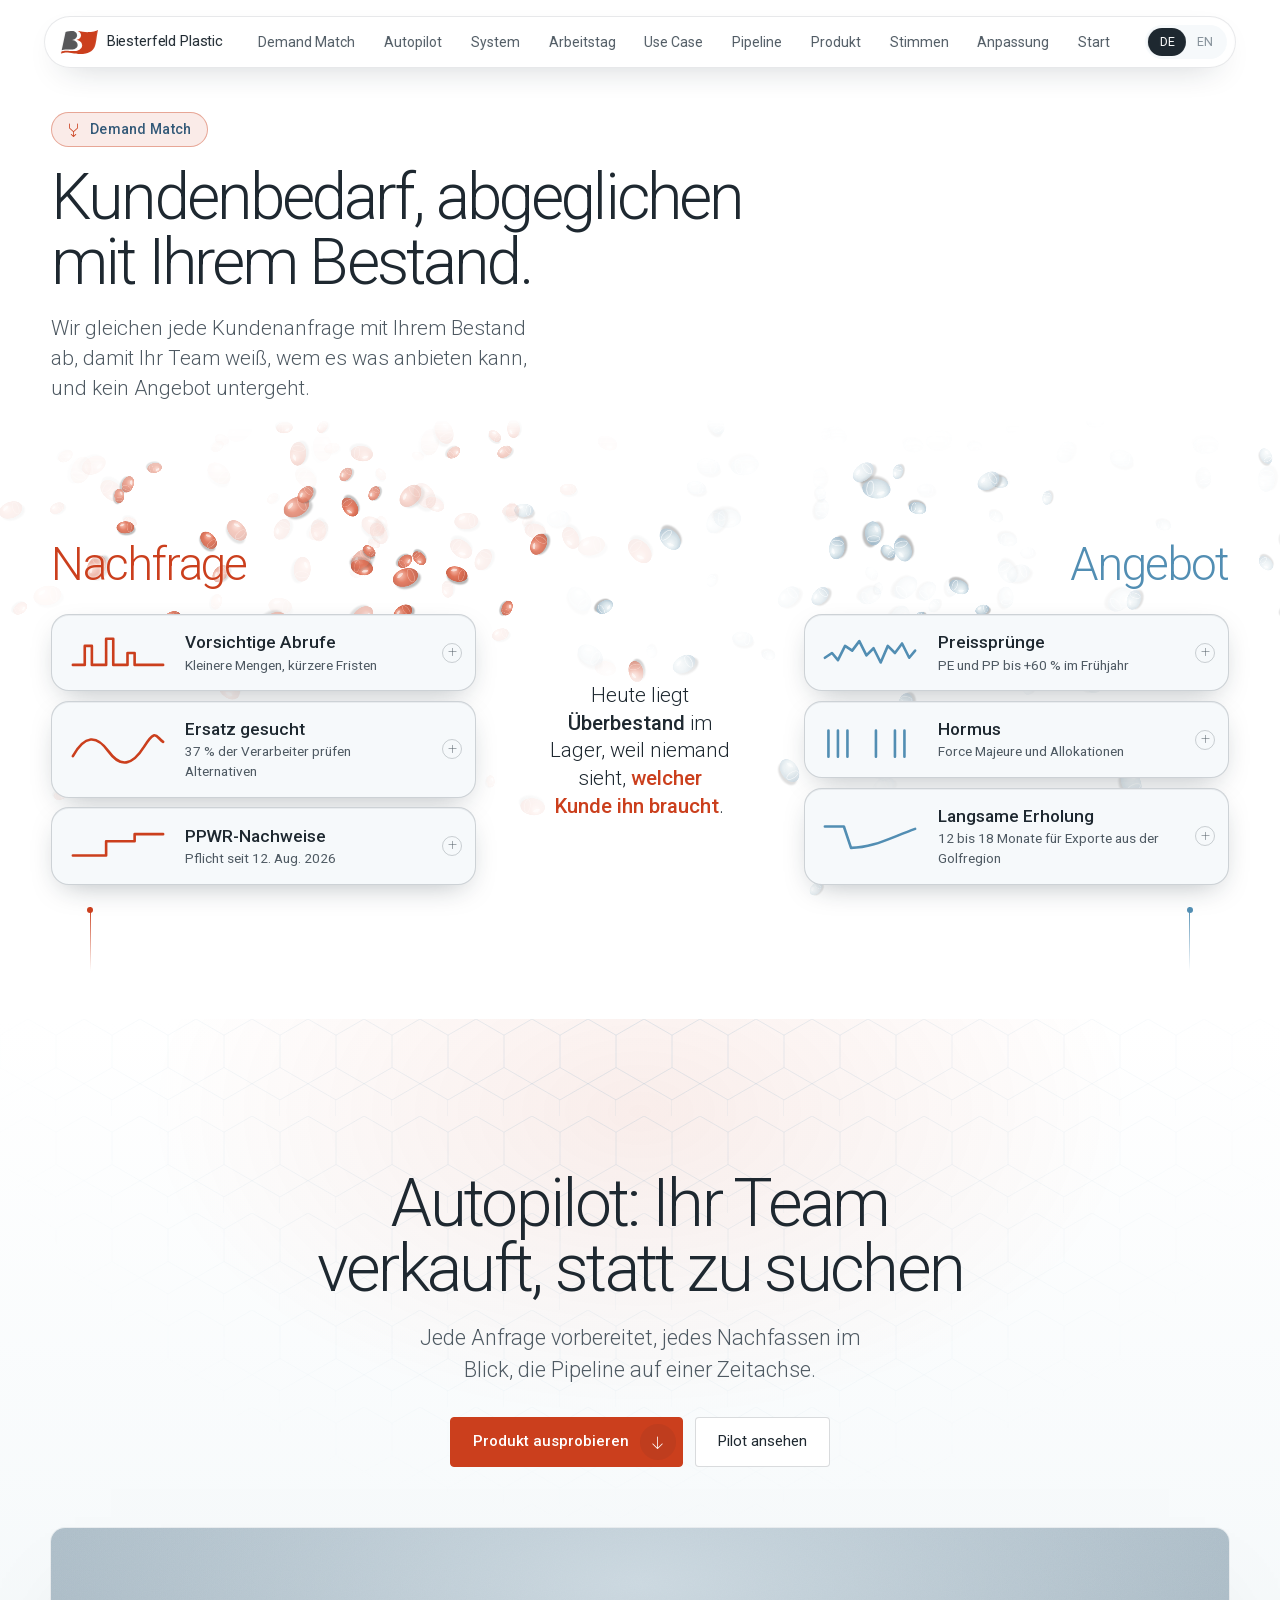
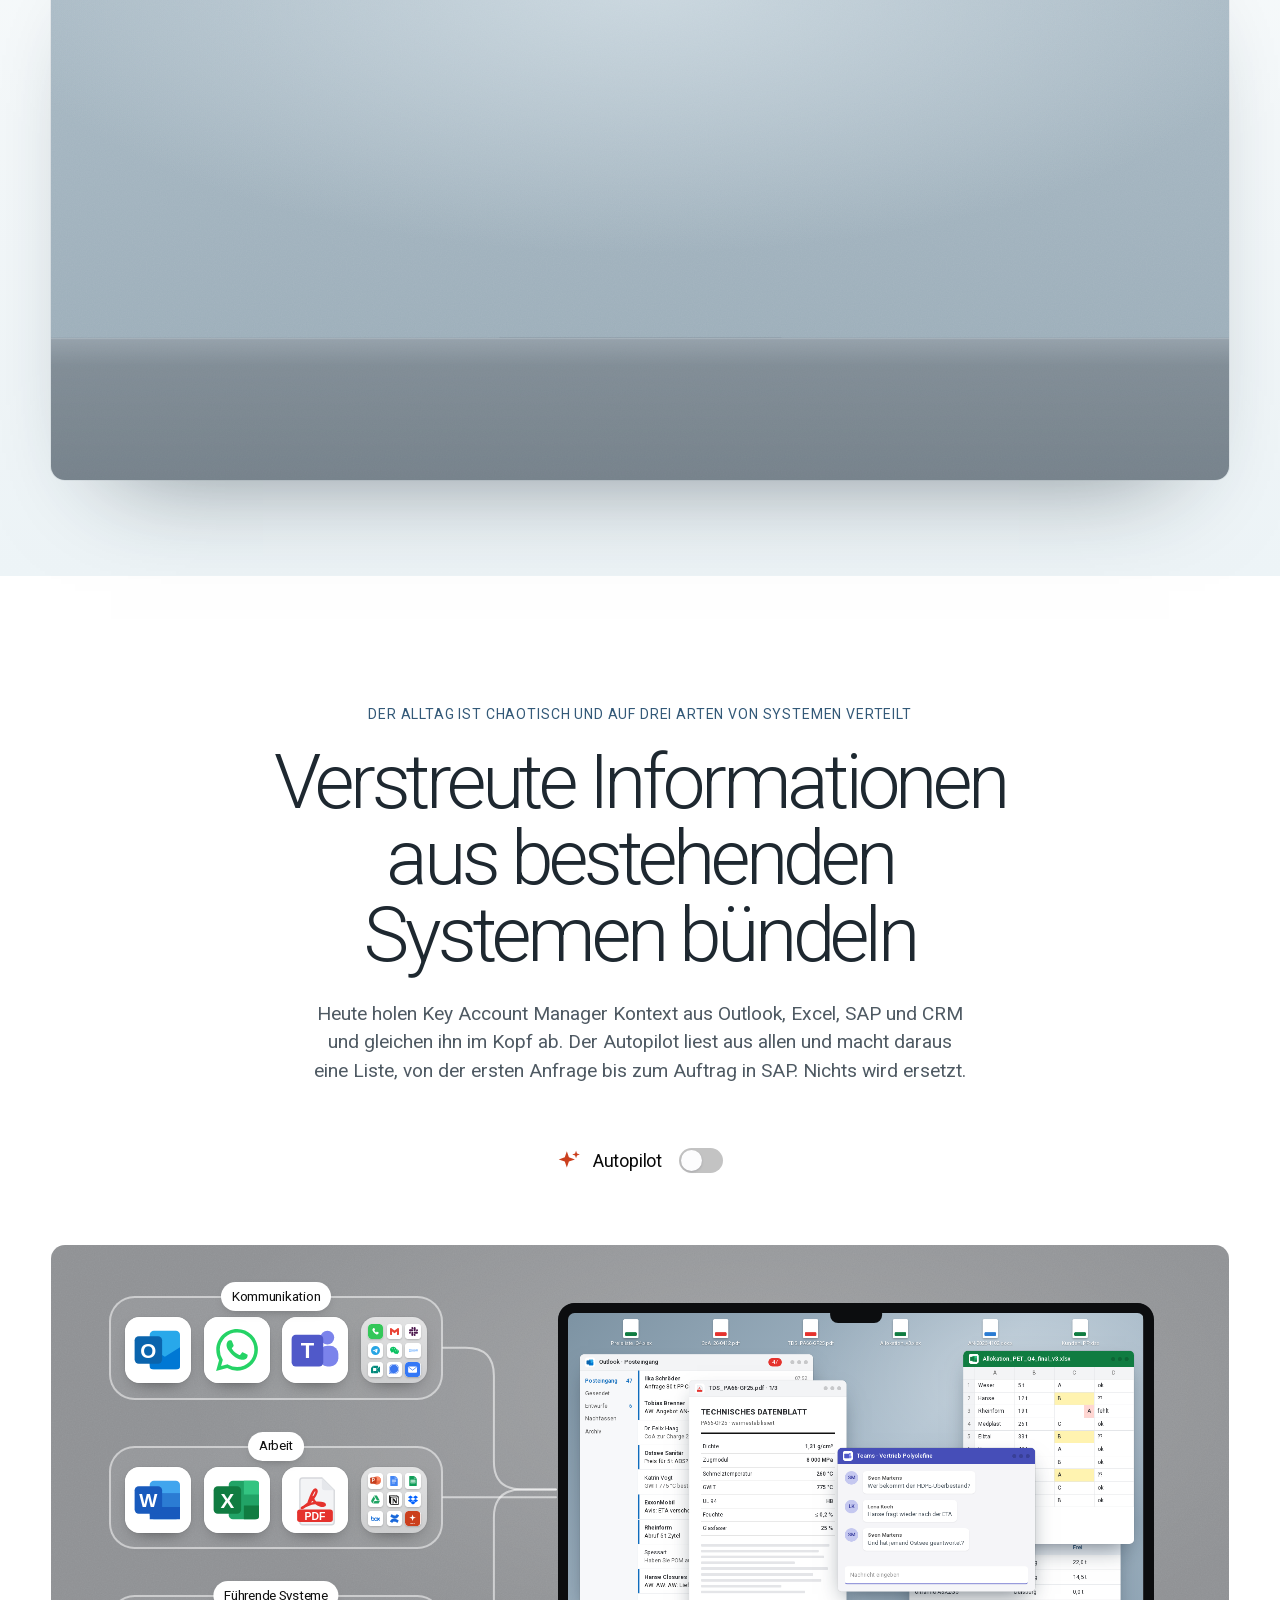
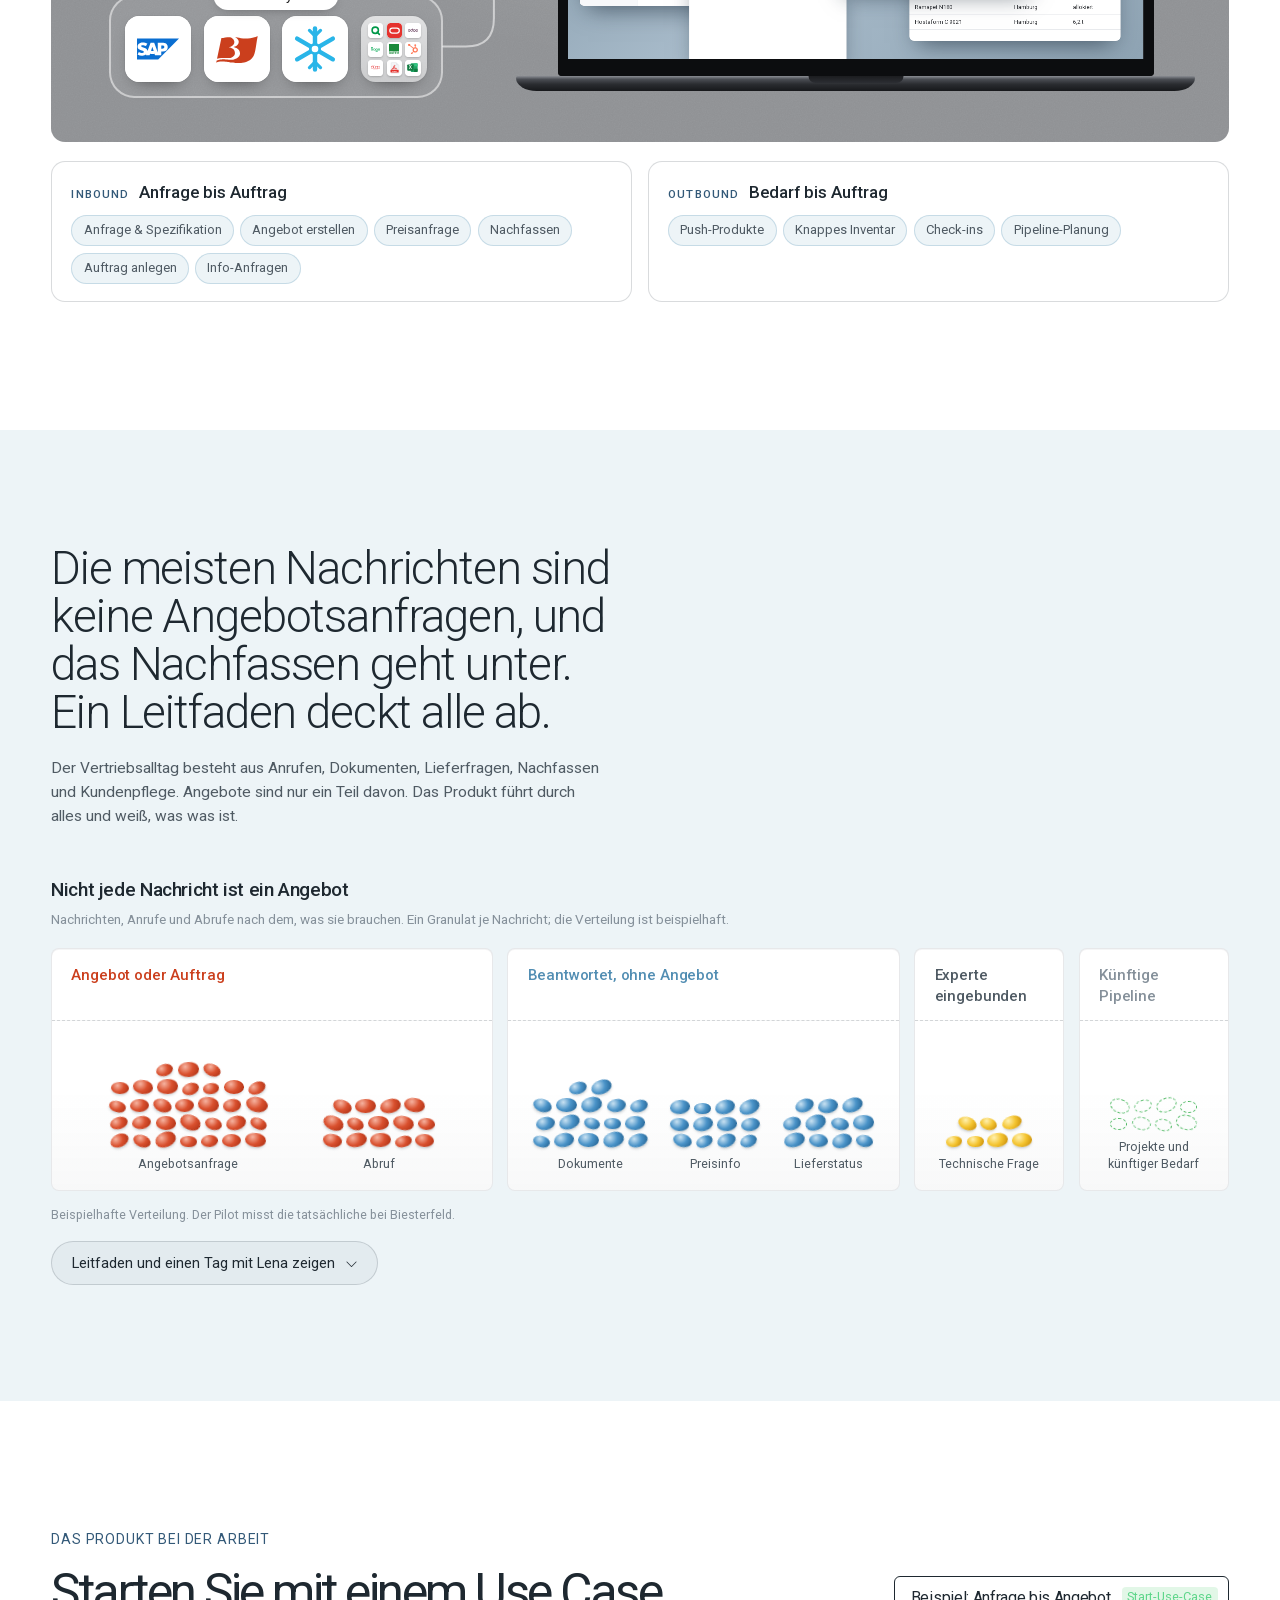
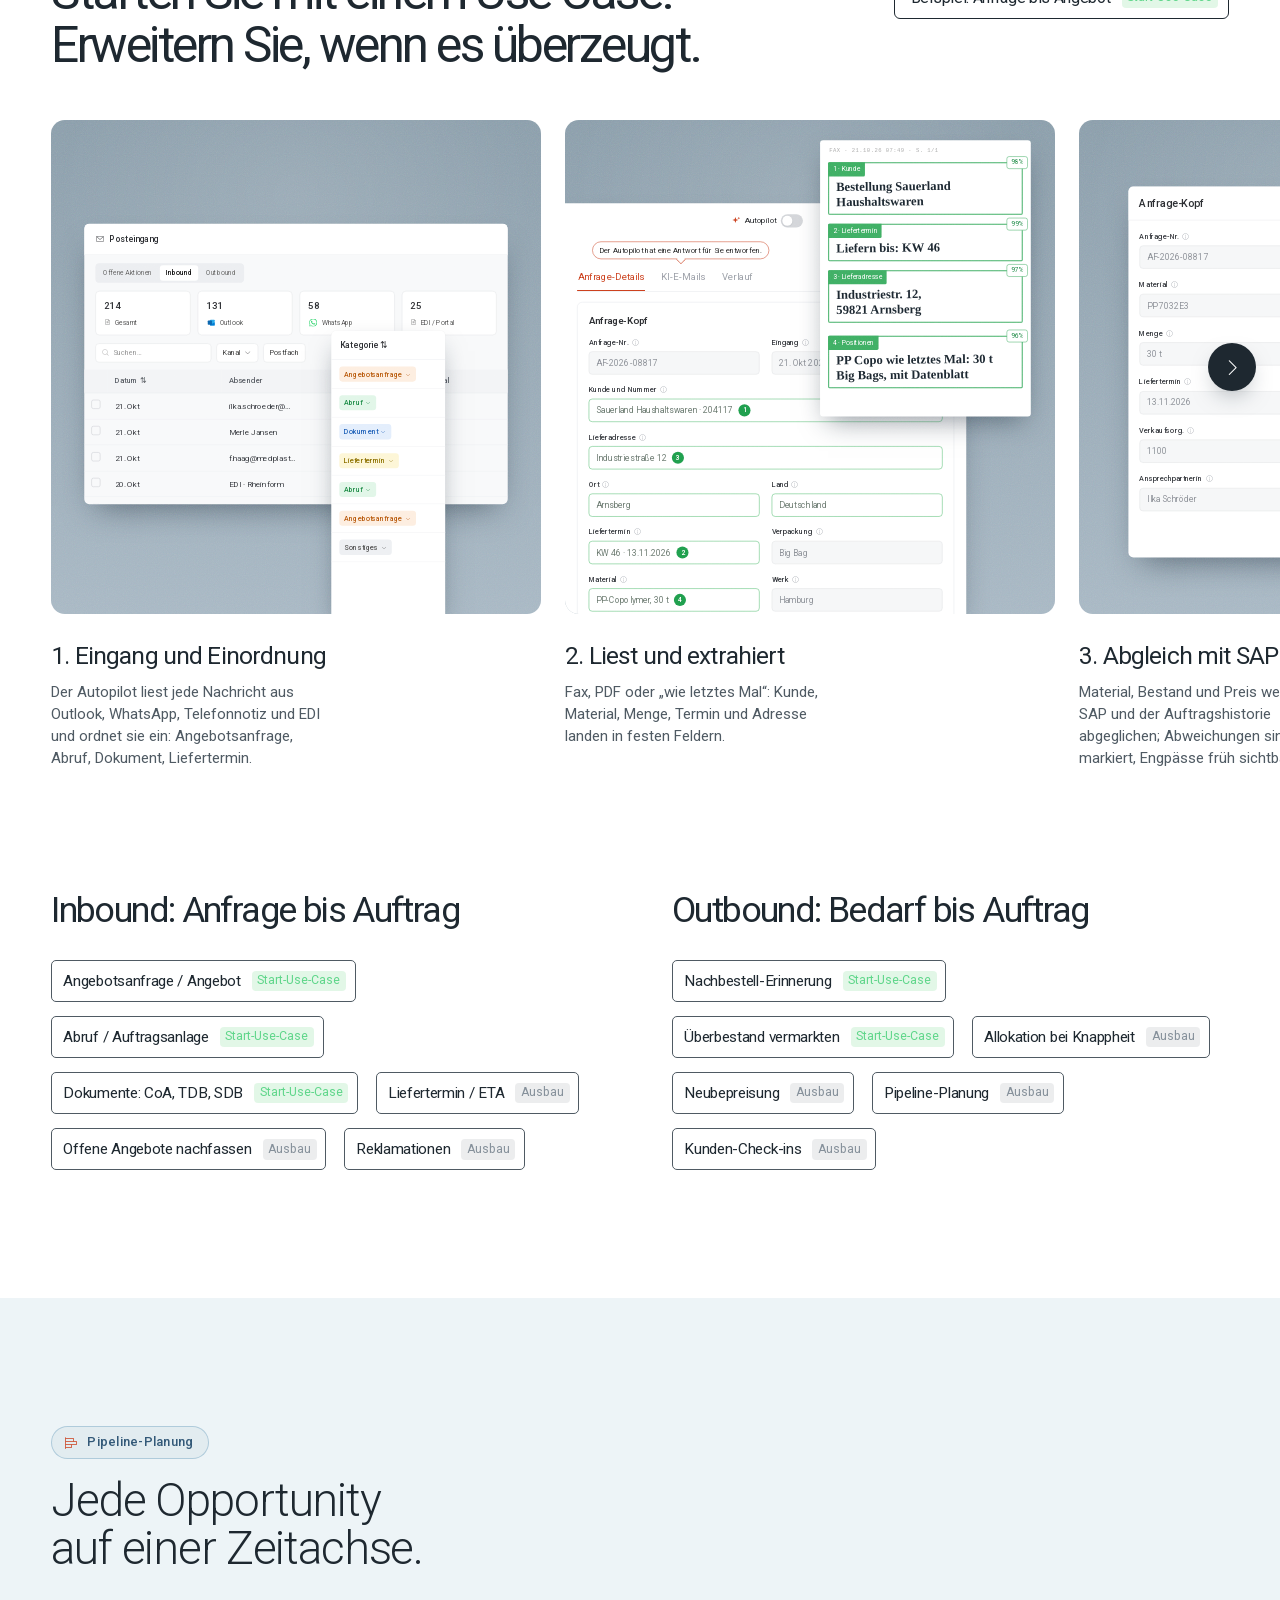
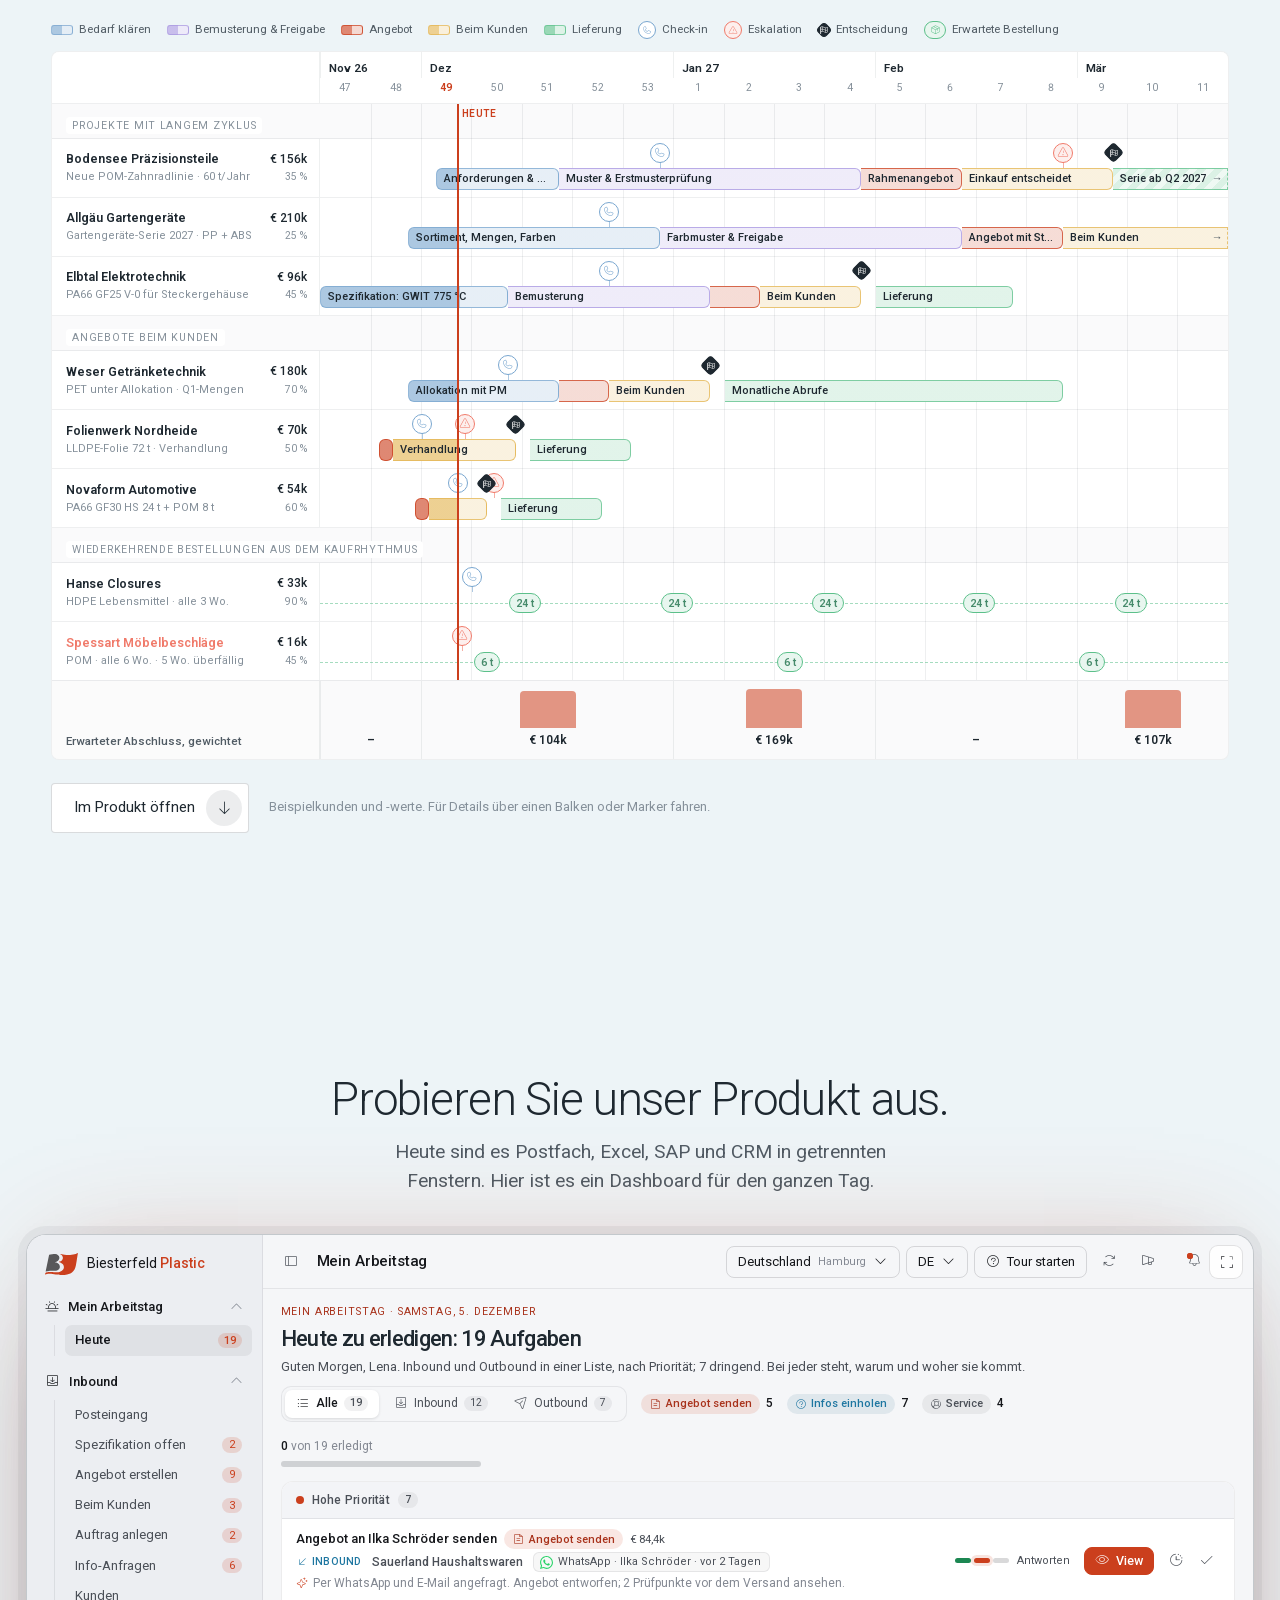
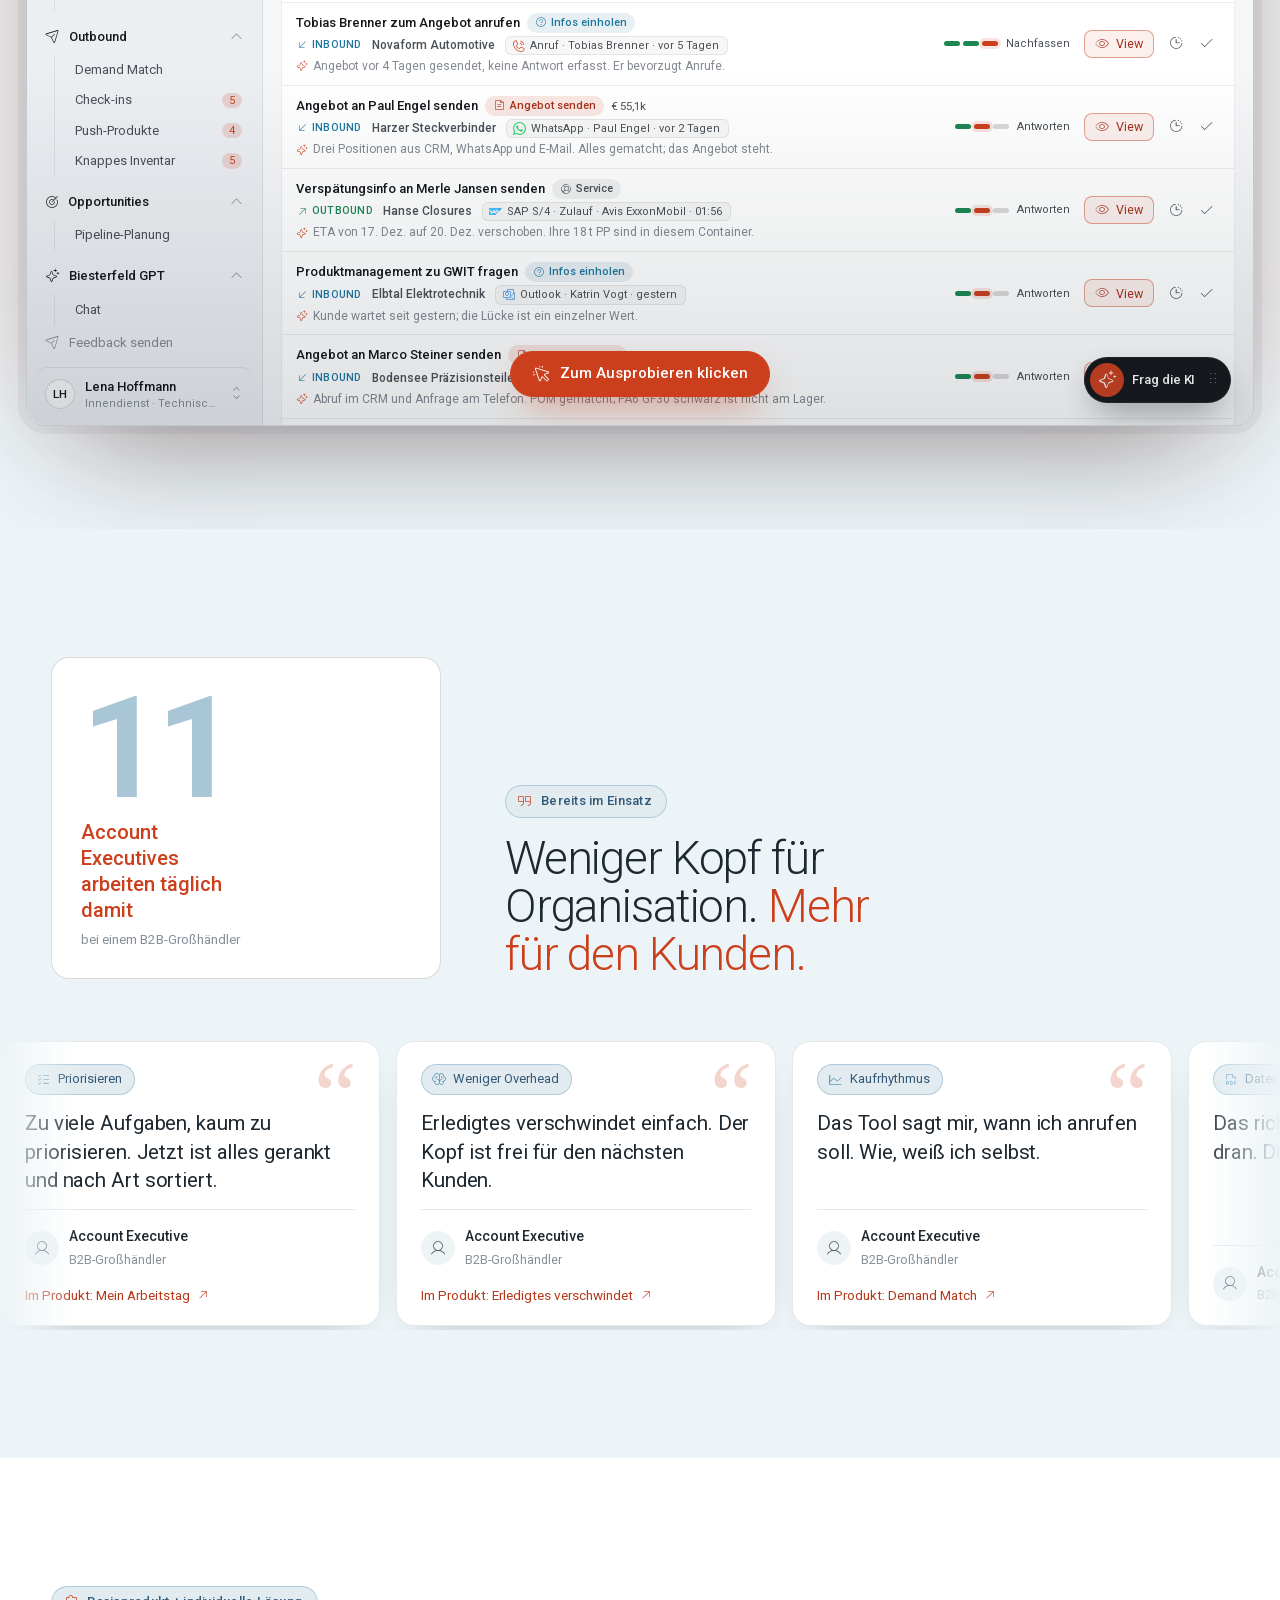
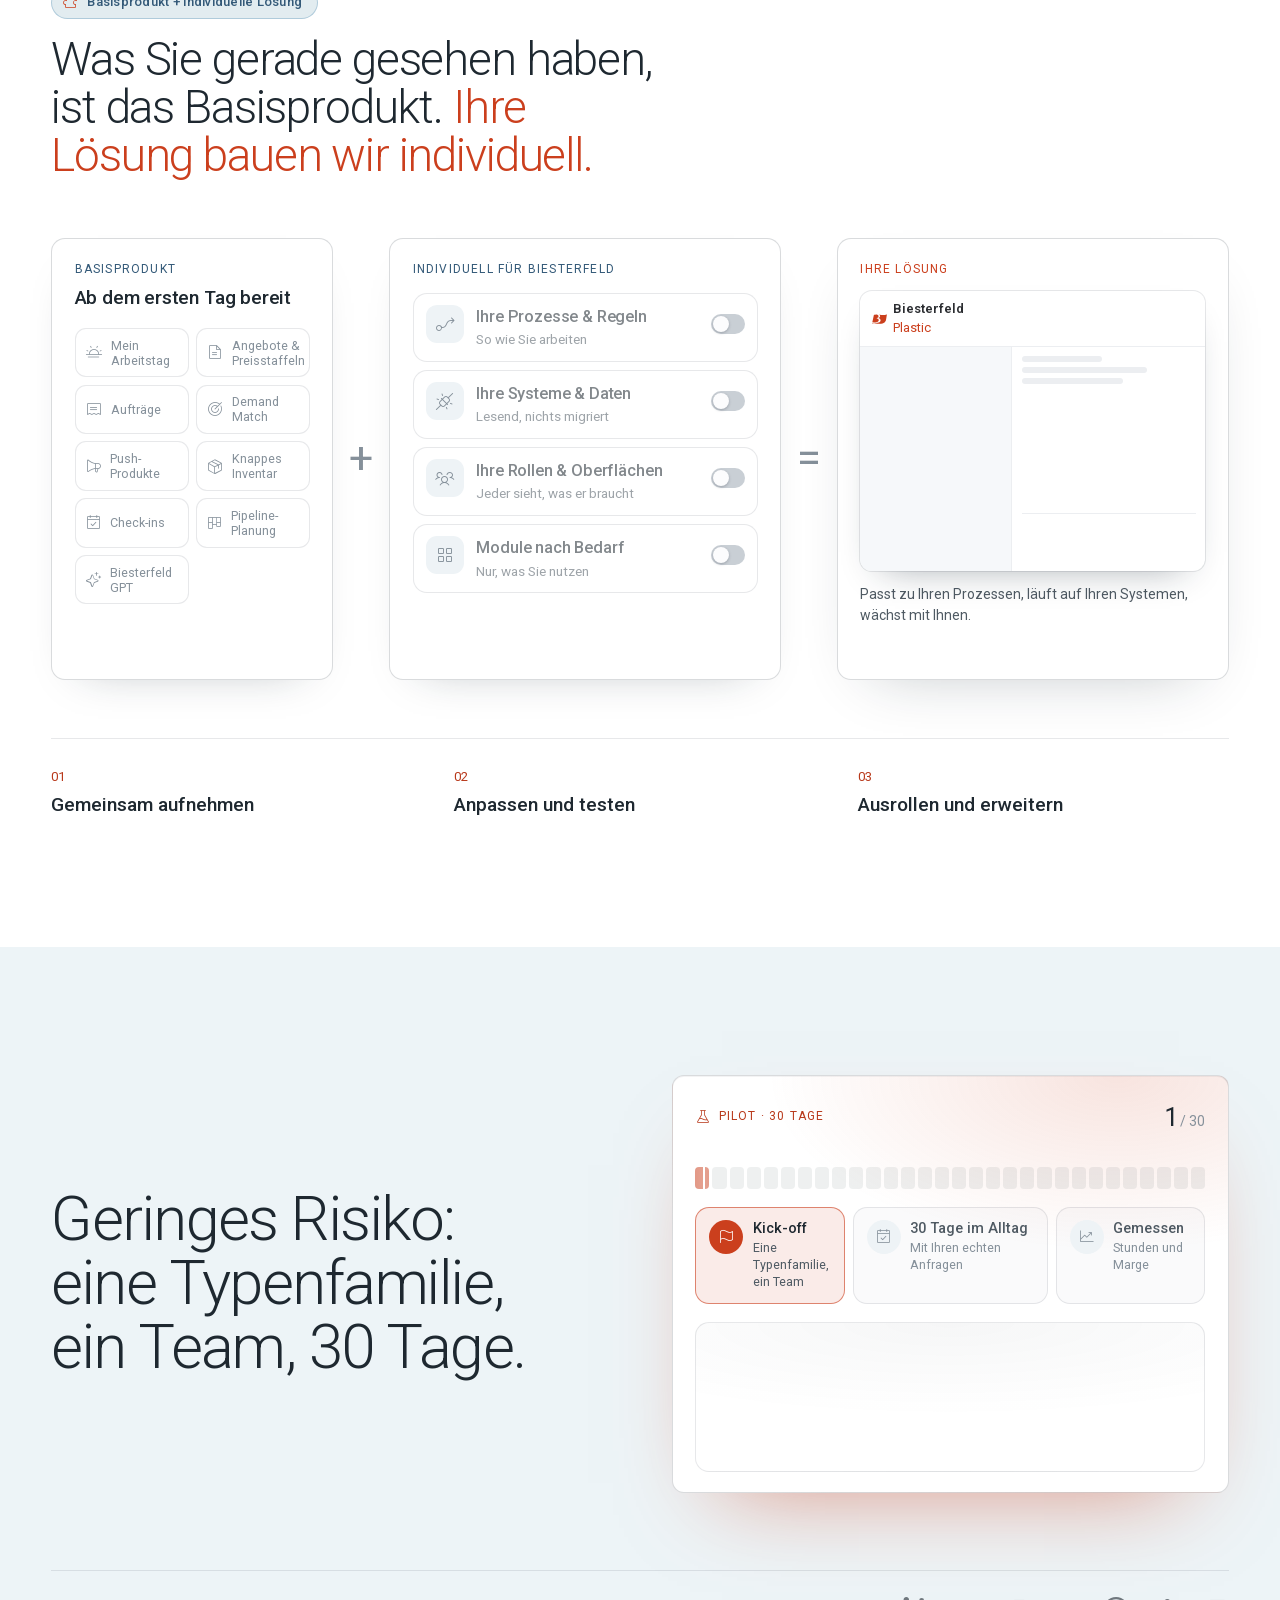
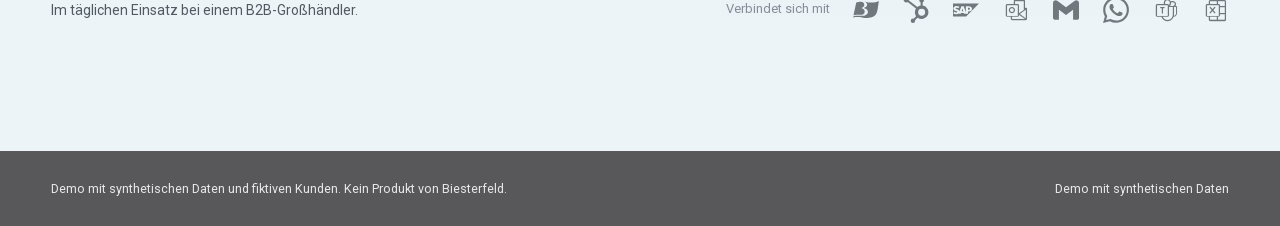
<file: index.html>
<!doctype html>
<html lang="de">
<head>
<meta charset="utf-8">
<meta name="robots" content="noindex, nofollow">
<meta name="viewport" content="width=device-width, initial-scale=1">
<meta name="theme-color" content="#0b0c0f">
<title>Biesterfeld Demo</title>
<link rel="icon" href="shared/logos/biesterfeld.svg">
<link rel="preload" href="shared/fonts/Geist-var.woff2" as="font" type="font/woff2" crossorigin>
<link rel="stylesheet" href="shared/vendor/phosphor/style.css?v=20261020h">
<link rel="stylesheet" href="shared/beauty/app.css?v=20261020h">
<link rel="stylesheet" href="sections6.css?v=6a">
<link rel="stylesheet" href="shared/beauty/ae.css?v=20261020h">
<link rel="stylesheet" href="gantt6.css?v=6a">
<link rel="stylesheet" href="workday6.css?v=6a">
<link rel="stylesheet" href="base6.css?v=6b">
<link rel="stylesheet" href="brand.css?v=20261020h">
<link rel="stylesheet" href="layer6.css?v=6a">
<link rel="stylesheet" href="simple.css?v=6a">
<link rel="stylesheet" href="layers.css?v=20261021c">
<link rel="stylesheet" href="custom.css?v=6a">
<link rel="stylesheet" href="proof.css?v=6a">
<link rel="stylesheet" href="film.css?v=20261021k">
<link rel="stylesheet" href="systems.css?v=20261021d">
<link rel="stylesheet" href="usecase.css?v=6a">
<link rel="stylesheet" href="pilot.css?v=6a">
<link rel="stylesheet" href="v5.css?v=6a">
<link rel="stylesheet" href="audience.css?v=8b">
<link rel="stylesheet" href="theme6.css?v=7e">
<style>@font-face { font-family: "Roboto"; src: url("shared/fonts/Roboto-var.woff2") format("woff2"); font-weight: 100 900; font-display: swap; }</style>
<link rel="alternate" hreflang="de" href="https://richard-waldow.github.io/sales/">
<link rel="alternate" hreflang="en" href="https://richard-waldow.github.io/sales/en/">
</head>
<body>
<span id="top-sentinel" aria-hidden="true"></span>
<header class="top">
  <a class="brand" href="#problem"><img src="shared/logos/biesterfeld.svg" alt=""><span>Biesterfeld Plastic</span></a>
  <nav class="nav" aria-label="Sections">
    <a href="#problem" data-t="nav_problem"></a><a href="#what" data-t="nav_what"></a><a href="#systems" data-t="nav_layer"></a><a href="#workday" data-t="workday"></a><a href="#usecase" data-t="nav_usecase"></a><a href="#plan" data-t="nav_plan"></a><a href="#play" data-t="product"></a><a href="#proof" data-t="nav_proof"></a><a href="#custom" data-t="nav_custom"></a><a href="#start" data-t="start"></a>
  </nav>
  <div class="lang" role="group" aria-label="Language"><button data-lang="de">DE</button><button data-lang="en">EN</button></div>
</header>

<main>





  <!-- THE PROBLEM: the granulate field, demand and supply factors (hero.js, factors.js) -->
  <section class="hero" id="problem">
    <canvas id="granules" aria-hidden="true"></canvas>
    <div class="hero-in wrap">
      <div class="hero-title">
        <p class="hero-eyebrow reveal"><i class="ph-light ph-arrows-merge" aria-hidden="true"></i><span data-t="v5_problem"></span></p>
        <h1 class="v5-ph reveal" data-t="h1"></h1>
        <p class="v7-sub reveal" data-t="v7_sub"></p>
      </div>
      <div class="sides">
        <div class="side side-d reveal">
          <h2 data-t="demand"></h2>
          <ul class="factors">
            <li><svg class="spark" viewBox="0 0 80 32"><path d="M2 26H12V10H18V26H30V4H36V26H48V16H54V26H78"/></svg><b data-t="f_calloff"></b><small data-t="f_calloff_s"></small></li>
            <li><svg class="spark" viewBox="0 0 80 32"><path d="M2 22C12 4 22 4 32 18S52 30 62 14S72 6 78 10"/></svg><b data-t="f_season"></b><small data-t="f_season_s"></small></li>
            <li><svg class="spark" viewBox="0 0 80 32"><path d="M2 24H30V12H54V6H78"/></svg><b data-t="f_reg"></b><small data-t="f_reg_s"></small></li>
          </ul>
          <span class="arrow-down" aria-hidden="true"><i></i></span>
        </div>
        <div class="glue gl6 reveal" id="glue6"></div>
        <div class="side side-s reveal">
          <h2 data-t="supply"></h2>
          <ul class="factors">
            <li><svg class="spark" viewBox="0 0 80 32"><path d="M2 20L8 16L13 22L19 10L25 14L31 6L37 18L43 12L49 24L55 10L61 16L67 8L73 20L78 14"/></svg><b data-t="f_price"></b><small data-t="f_price_s"></small></li>
            <li><svg class="spark" viewBox="0 0 80 32"><path d="M5 30V8M13 30V8M21 30V8M45 30V8M61 30V8M69 30V8"/></svg><b data-t="f_fm"></b><small data-t="f_fm_s"></small></li>
            <li><svg class="spark" viewBox="0 0 80 32"><path d="M2 8H18L24 26C42 26 56 18 78 10"/></svg><b data-t="f_freight"></b><small data-t="f_freight_s"></small></li>
          </ul>
          <span class="arrow-down" aria-hidden="true"><i></i></span>
        </div>
      </div>
    </div>
  </section>

  <!-- WHAT: Autopilot for Key Account Managers, and the film with and without autopilot (film.js) -->
  <section class="v5-hero" id="what">
    <div class="wrap">
      <h2 class="v5-h1 reveal" data-t="v5_h1"></h2>
      <p class="v5-sub reveal" data-t="v5_sub"></p>
      <div class="v5-cta reveal"><a class="btn btn-primary" href="#play"><span data-t="v5_try"></span><span class="btn-ic"><i class="ph-light ph-arrow-down"></i></span></a><a class="btn btn-quiet" href="#start"><span data-t="v5_pilot"></span></a></div>
      <div class="v5-film reveal" id="film"></div>
    </div>
  </section>

  <!-- AGGREGATE SCATTERED INFORMATION: the three kinds of systems wired into a laptop, the Autopilot switch, then the processes it runs (systems.js; replaces the separate layer section) -->
  <section class="sec sec-systems" id="systems"></section>

  <!-- WORKDAY: the whole job, not just the offer -->
  <section class="sec-workday" id="workday"></section>

  <!-- ONE USE CASE: a request in, an offer out, in six steps on cards that scroll sideways; then all use cases (usecase.js) -->
  <section class="sec sec-usecase" id="usecase"></section>

  <!-- PIPELINE PLANNING: every opportunity on one timeline (layer.js + gantt.js) -->
  <section class="sec sec-plan" id="plan"></section>

  <!-- PRODUCT: play with it -->
  <section class="sec-play" id="play"></section>

  <!-- ALREADY IN USE: 11 account executives, and what one of them says it changes (proof.js) -->
  <section class="sec sec-proof" id="proof"></section>

  <!-- BASE PRODUCT + CUSTOMISED SOLUTION: what was just tried is the base; every solution is customised (custom.js) -->
  <section class="sec sec-custom" id="custom"></section>

  <!-- START -->
  <section class="sec sec-start" id="start">
    <div class="wrap">
      <div class="start-grid">
        <div>
          <h2 class="h2 reveal" data-t="h2_start"></h2>
        </div>
        <div class="pl reveal" id="pilot"></div>
      </div>
      <div class="trust reveal">
        <p class="proof" data-t="proof"></p>
        <div class="integ"><span data-t="connects"></span><ul id="integrations"></ul></div>
      </div>
    </div>
  </section>

  <!-- HOW -->
  <section class="sec v8-hidden sec-how" id="how">
    <div class="wrap">
      <div class="how-head reveal">
        <h2 class="h2" data-t="h2_how"></h2>
        <button class="btn btn-quiet" id="sample-all"><span data-t="sample"></span><span class="btn-ic"><i class="ph-light ph-arrow-right"></i></span></button>
      </div>
      <div class="how-grid">
        <div class="panel panel-d reveal" data-side="demand">
          <div class="panel-head"><span class="pellet"></span><b data-t="demand"></b><button class="tmpl" type="button"><i class="ph-light ph-download-simple"></i><span data-t="template"></span></button></div>
          <div class="sources"></div>
          <label class="drop"><input type="file" accept=".xlsx,.xls,.csv" hidden><i class="ph-light ph-microsoft-excel-logo"></i><span data-t="drop"></span></label>
          <form class="api" hidden><input type="url" required data-tp="api_ph"><button class="btn btn-small" data-t="go"></button></form>
          <div class="loaded">
            <div class="count"><b class="n">0</b><span data-t="needs"></span><b class="n2">0</b><span data-t="customers"></span><b class="n3"></b></div>
            <div class="dots"></div>
            <div class="files"></div>
          </div>
        </div>
        <div class="engine reveal">
          <svg class="feeds" viewBox="0 0 300 300" preserveAspectRatio="none" aria-hidden="true"><path class="feed feed-d" d="M0 150H150"/><path class="feed feed-s" d="M300 150H150"/></svg>
          <div class="core" id="core"><i class="ph-light ph-arrows-merge"></i></div>
          <button class="btn btn-primary" id="run" disabled><span data-t="match"></span><span class="btn-ic"><i class="ph-light ph-arrow-down"></i></span></button>
        </div>
        <div class="panel panel-s reveal" data-side="supply">
          <div class="panel-head"><span class="pellet"></span><b data-t="supply"></b><button class="tmpl" type="button"><i class="ph-light ph-download-simple"></i><span data-t="template"></span></button></div>
          <div class="sources"></div>
          <label class="drop"><input type="file" accept=".xlsx,.xls,.csv" hidden><i class="ph-light ph-microsoft-excel-logo"></i><span data-t="drop"></span></label>
          <form class="api" hidden><input type="url" required data-tp="api_ph_s"><button class="btn btn-small" data-t="go"></button></form>
          <div class="loaded">
            <div class="count"><b class="n">0</b><span data-t="lots"></span><b class="n2">0</b><span data-t="inbound"></span><b class="n3"></b></div>
            <div class="dots"></div>
            <div class="files"></div>
          </div>
        </div>
      </div>
    </div>
  </section>
  <!-- RESULT -->
  <section class="sec v8-hidden sec-result" id="result">
    <div class="wrap">
      <h2 class="h2 reveal" data-t="h2_result"></h2>
      <div class="kpis reveal">
        <div class="kpi kpi-cov"><b id="k-cov">-</b><span data-t="k_cov"></span><i class="meter"><i id="k-cov-bar"></i></i></div>
        <div class="kpi"><b id="k-val">-</b><span data-t="k_val"></span></div>
        <div class="kpi kpi-margin"><b id="k-margin">-</b><span data-t="k_margin"></span></div>
        <div class="kpi kpi-gap"><b id="k-gap">-</b><span data-t="k_gap"></span></div>
      </div>
      <div class="chart-wrap reveal">
        <div class="chart-bar">
          <div class="legend"><span class="lg lg-d" data-t="demand"></span><span class="lg lg-gap" data-t="k_gap"></span><span class="lg lg-s" data-t="supply"></span></div>
          <div class="filters" id="filters"></div>
        </div>
        <div class="chart" id="chart">
          <svg id="sankey" aria-label="Demand to supply matches"></svg>
          <div class="empty" id="empty"><button class="btn btn-primary" id="sample-run"><span data-t="sample"></span><span class="btn-ic"><i class="ph-light ph-arrow-right"></i></span></button></div>
        </div>
      </div>
    </div>
  </section>
</main>

<footer class="foot"><span data-t="foot"></span><span class="demo-mark" data-t="demo"></span></footer>
<div class="tip" id="tip" role="tooltip" hidden></div>

<script>window.GUIDE = [['problem', 'What is it about?', 'Worum geht es?'], ['what', 'What is it?', 'Was ist das?'], ['systems', 'Where does the data come from?', 'Woher kommen die Daten?'], ['workday', 'What does the day look like?', 'Wie sieht der Tag aus?'], ['usecase', 'How does a request run?', 'Wie läuft eine Anfrage?'], ['plan', 'How do I see the pipeline?', 'Wie sehe ich die Pipeline?'], ['play', 'Try it', 'Ausprobieren'], ['proof', 'What do sellers say?', 'Was sagen Vertriebler?'], ['custom', 'Does it fit us?', 'Passt es zu uns?'], ['start', 'How do we start?', 'Wie starten wir?']];</script>
<script>window.SHARED_BASE = 'shared/'; window.PAGE_LANG = 'de'; window.STATIC_SITE = true; window.LANG_URLS = { de: './', en: 'en/' };</script>
<script>window.CALLS_SHOWN = 5; // one large card plus four</script>
<script>
  // version 2, for a CFO reading it the first time: the same content, the money and the ask first, details one click away
  window.PAGE = { compactValue: true, classicValue: true, compactWorkday: true, ownLayer: true, ownRoadmap: true }; // version 6 (light): #layer, #roadmap and the pilot are drawn by this version
</script>
<script>
  // headings: the problem, then what the product does about it (this page only; the shared scripts fall back to their own words)
  window.UI_TEXT = {
    en: {
      h1: 'Customer demand, matched to your stock.', v7_sub: 'We match every customer request to your stock, so your sales team knows what to offer to whom.', nav_what: 'Autopilot',
      v5_h1: 'Autopilot: demand and supply matching for key account managers', v5_sub: 'Biesterfeld, put your key account managers on autopilot.', v5_try: 'Play with the product', v5_pilot: 'See the pilot', v5_problem: 'Demand Match', nav_problem: 'Demand Match',
      h2_how: 'Aggregate client and inventory data to find sales opportunities instantly.',
      h2_result: 'Scarce supply is shared out by gut feel. Here it goes to the right customers, at the best margin.',
      h2_workday: 'Most messages are not quotes, and follow-ups slip. One guide covers every request.',
      h2_play: 'Play with our product.', v5_play_sub: 'Today it is inbox, Excel, SAP and CRM in separate windows. Here it is one dashboard for the day.',
      st_1: 'Kick-off', st_1s: 'One grade family, one team', st_2: '30 days in daily work', st_2s: 'With your real requests', st_3: 'Measured', st_3s: 'Hours and margin',
      h2_value: 'Manual work costs hours, late repricing costs margin. Here is the margin you protect and add each year.',
      h2_roadmap: 'No multi-year IT project: a 30-day pilot first, then one platform for the group.',
      h2_start: 'Low risk to try: one grade family, one team, 30 days.',
      nav_brief: 'In one minute', nav_layer: 'System', nav_plan: 'Pipeline', nav_custom: 'Custom', nav_demo: 'Demo', nav_pilot: 'Pilot',
      v7_sub: 'We match every customer request to your stock, so your team knows what to offer to whom and no offer gets lost.',
      v5_h1: 'Autopilot: your team sells instead of searching',
      v5_sub: 'Every request prepared, every follow-up in view, the pipeline on one timeline.',
      v5_try: 'Play with the product',
      v5_pilot: 'See the pilot',
      nav_result: 'Margin', nav_control: 'Risk', nav_usecase: 'Use case', nav_proof: 'Voices',
    },
    de: {
      h1: 'Kundenbedarf, abgeglichen mit Ihrem Bestand.', v7_sub: 'Wir gleichen jede Kundenanfrage mit Ihrem Bestand ab, damit Ihr Vertrieb weiß, wem er was anbieten kann.', nav_what: 'Autopilot',
      v5_h1: 'Autopilot: Nachfrage und Angebot abgleichen für Key Account Manager', v5_sub: 'Biesterfeld, setzen Sie Ihre Key Account Manager auf Autopilot.', v5_try: 'Produkt ausprobieren', v5_pilot: 'Pilot ansehen', v5_problem: 'Demand Match', nav_problem: 'Demand Match',
      h2_how: 'Kunden- und Bestandsdaten bündeln und Verkaufschancen sofort finden.',
      h2_result: 'Knappes Inventar wird nach Bauchgefühl verteilt. Hier geht es an die richtigen Kunden, zur besten Marge.',
      h2_workday: 'Die meisten Nachrichten sind keine Angebotsanfragen, und das Nachfassen geht unter. Ein Leitfaden deckt alle ab.',
      h2_play: 'Probieren Sie unser Produkt aus.', v5_play_sub: 'Heute sind es Postfach, Excel, SAP und CRM in getrennten Fenstern. Hier ist es ein Dashboard für den ganzen Tag.',
      st_1: 'Kick-off', st_1s: 'Eine Typenfamilie, ein Team', st_2: '30 Tage im Alltag', st_2s: 'Mit Ihren echten Anfragen', st_3: 'Gemessen', st_3s: 'Stunden und Marge',
      h2_value: 'Handarbeit kostet Stunden, späte Neubepreisung kostet Marge. So viel Marge sichern und gewinnen Sie pro Jahr.',
      h2_roadmap: 'Kein mehrjähriges IT-Projekt: erst ein 30-Tage-Pilot, dann eine Plattform für die Gruppe.',
      h2_start: 'Geringes Risiko: eine Typenfamilie, ein Team, 30 Tage.',
      nav_brief: 'In einer Minute', nav_layer: 'System', nav_plan: 'Pipeline', nav_custom: 'Anpassung', nav_demo: 'Demo', nav_pilot: 'Pilot',
      v7_sub: 'Wir gleichen jede Kundenanfrage mit Ihrem Bestand ab, damit Ihr Team weiß, wem es was anbieten kann, und kein Angebot untergeht.',
      v5_h1: 'Autopilot: Ihr Team verkauft, statt zu suchen',
      v5_sub: 'Jede Anfrage vorbereitet, jedes Nachfassen im Blick, die Pipeline auf einer Zeitachse.',
      v5_try: 'Produkt ausprobieren',
      v5_pilot: 'Pilot ansehen',
      nav_result: 'Marge', nav_control: 'Risiko', nav_usecase: 'Use Case', nav_proof: 'Stimmen',
    },
  };
</script>
<script src="shared/vendor/xlsx.full.min.js?v=20261020h"></script>
<script src="shared/config.js?v=20261020h"></script>
<script src="shared/data/sample.js?v=20261020h"></script>
<script src="shared/engine.js?v=20261020h"></script>
<script src="shared/ui.js?v=20261020h"></script>
<script src="shared/call.js?v=20261020h"></script>
<script src="shared/value.js?v=20261021e"></script>
<script src="shared/beauty/gantt.js?v=20261020h"></script>
<script src="shared/beauty/ae.js?v=20261020h"></script>
<script src="shared/beauty/app.js?v=20261020h"></script>
<script src="shared/beauty/workday.js?v=20261020h"></script>
<script src="shared/beauty/sections.js?v=20261020h"></script>
<script src="shared/beauty/factors.js?v=20261020h"></script>
<script src="hero.js?v=20261020h"></script>
<script src="glue6.js?v=7b"></script>
<script src="shared/beauty/layer.js?v=20261021x"></script>
<script src="simple.js?v=20261021c"></script>
<script src="layers.js?v=20261021x"></script>
<script src="custom.js?v=20261021x"></script>
<script src="proof.js?v=20261020h"></script>
<script src="film.js?v=20261021k"></script>
<script src="systems.js?v=7a"></script>
<script src="usecase.js?v=20261021x"></script>
<script src="pilot.js?v=20261021b"></script>
<script src="v5.js?v=20261021a"></script>
<script src="guide.js?v=8a"></script>
</body>
</html>
</file>
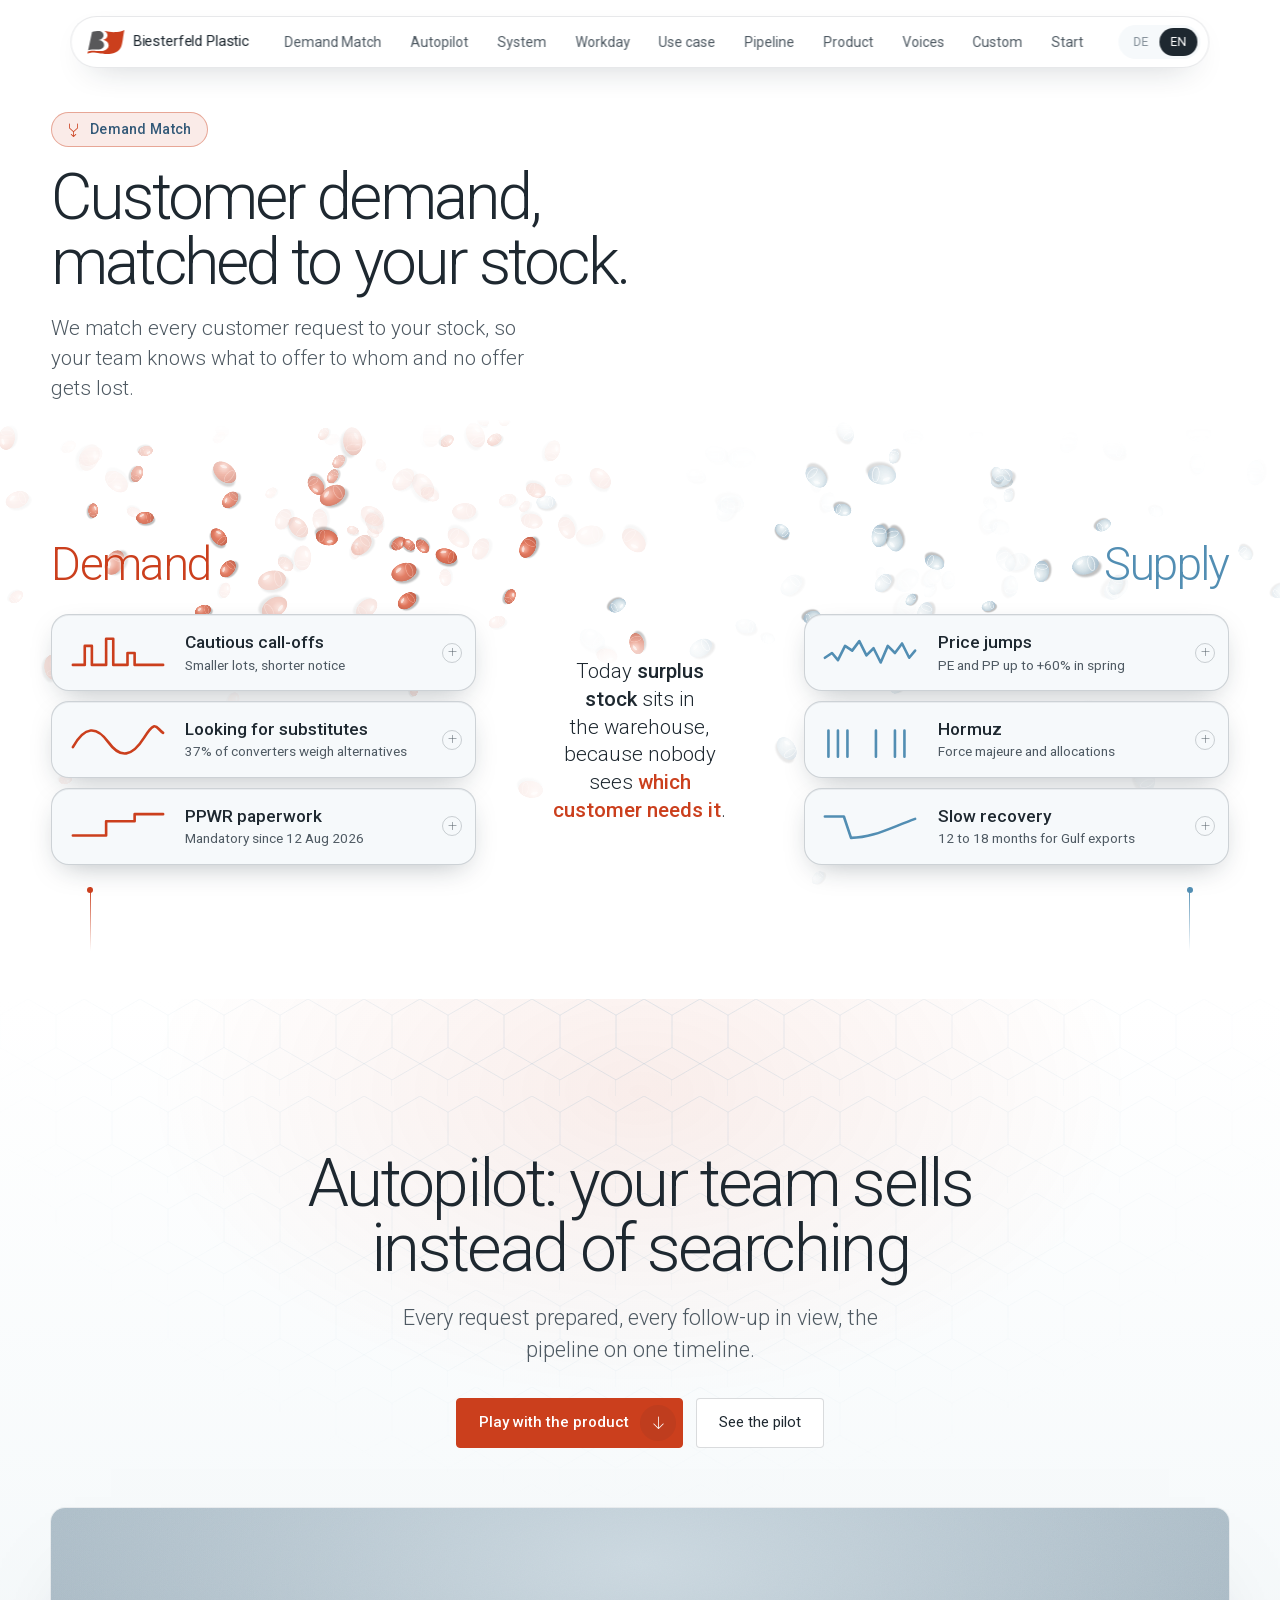
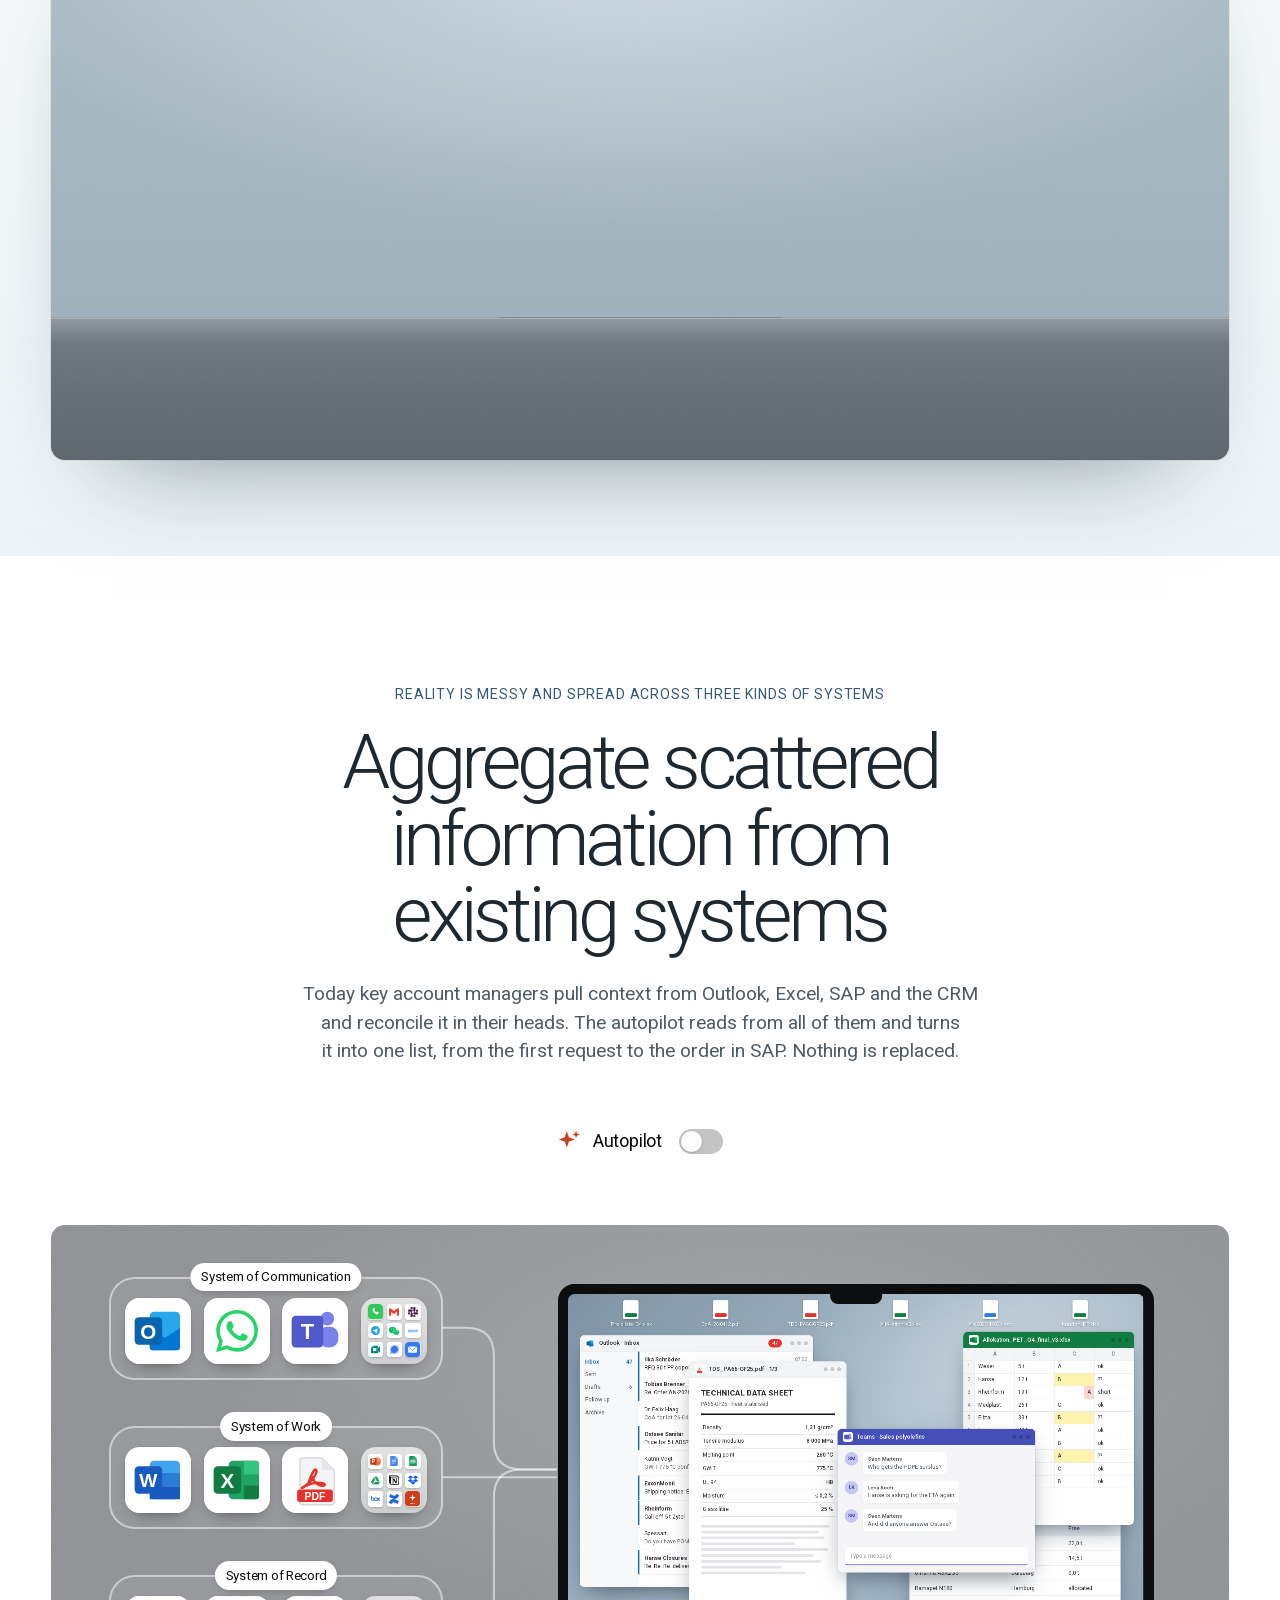
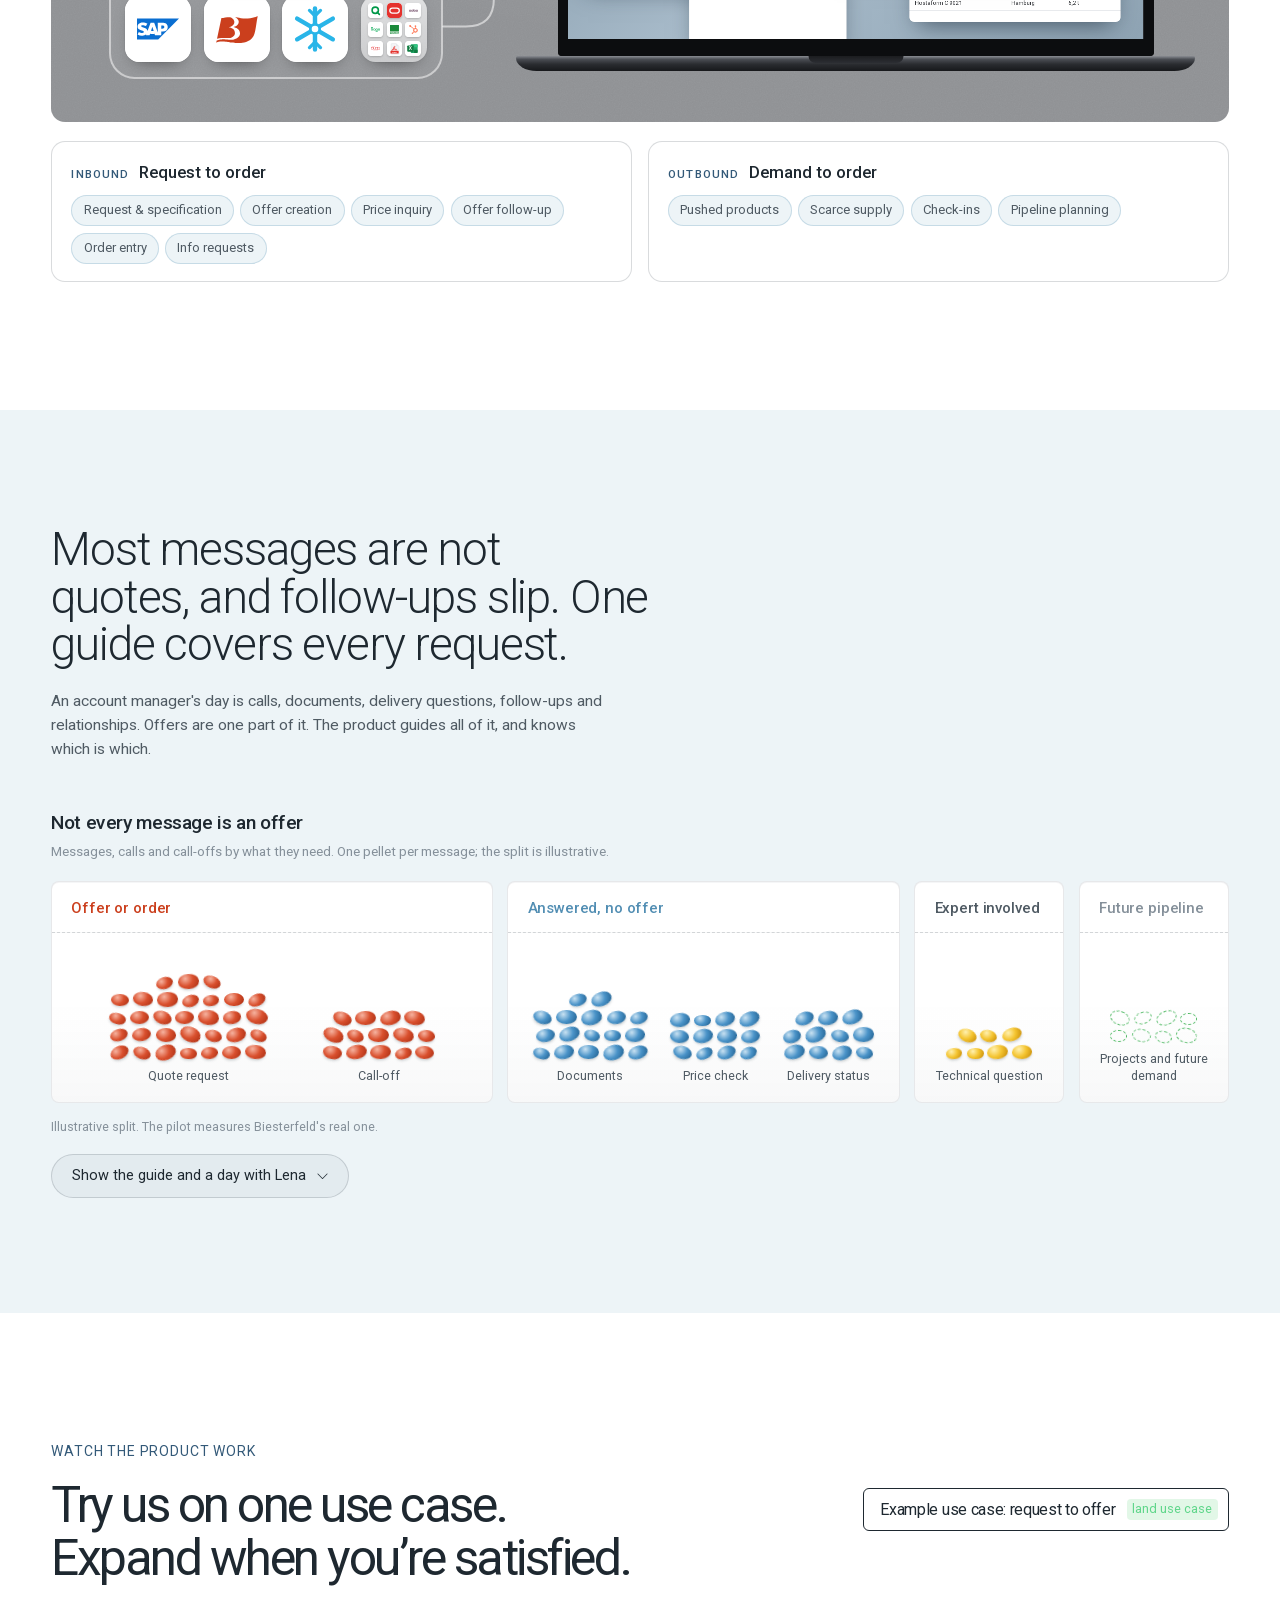
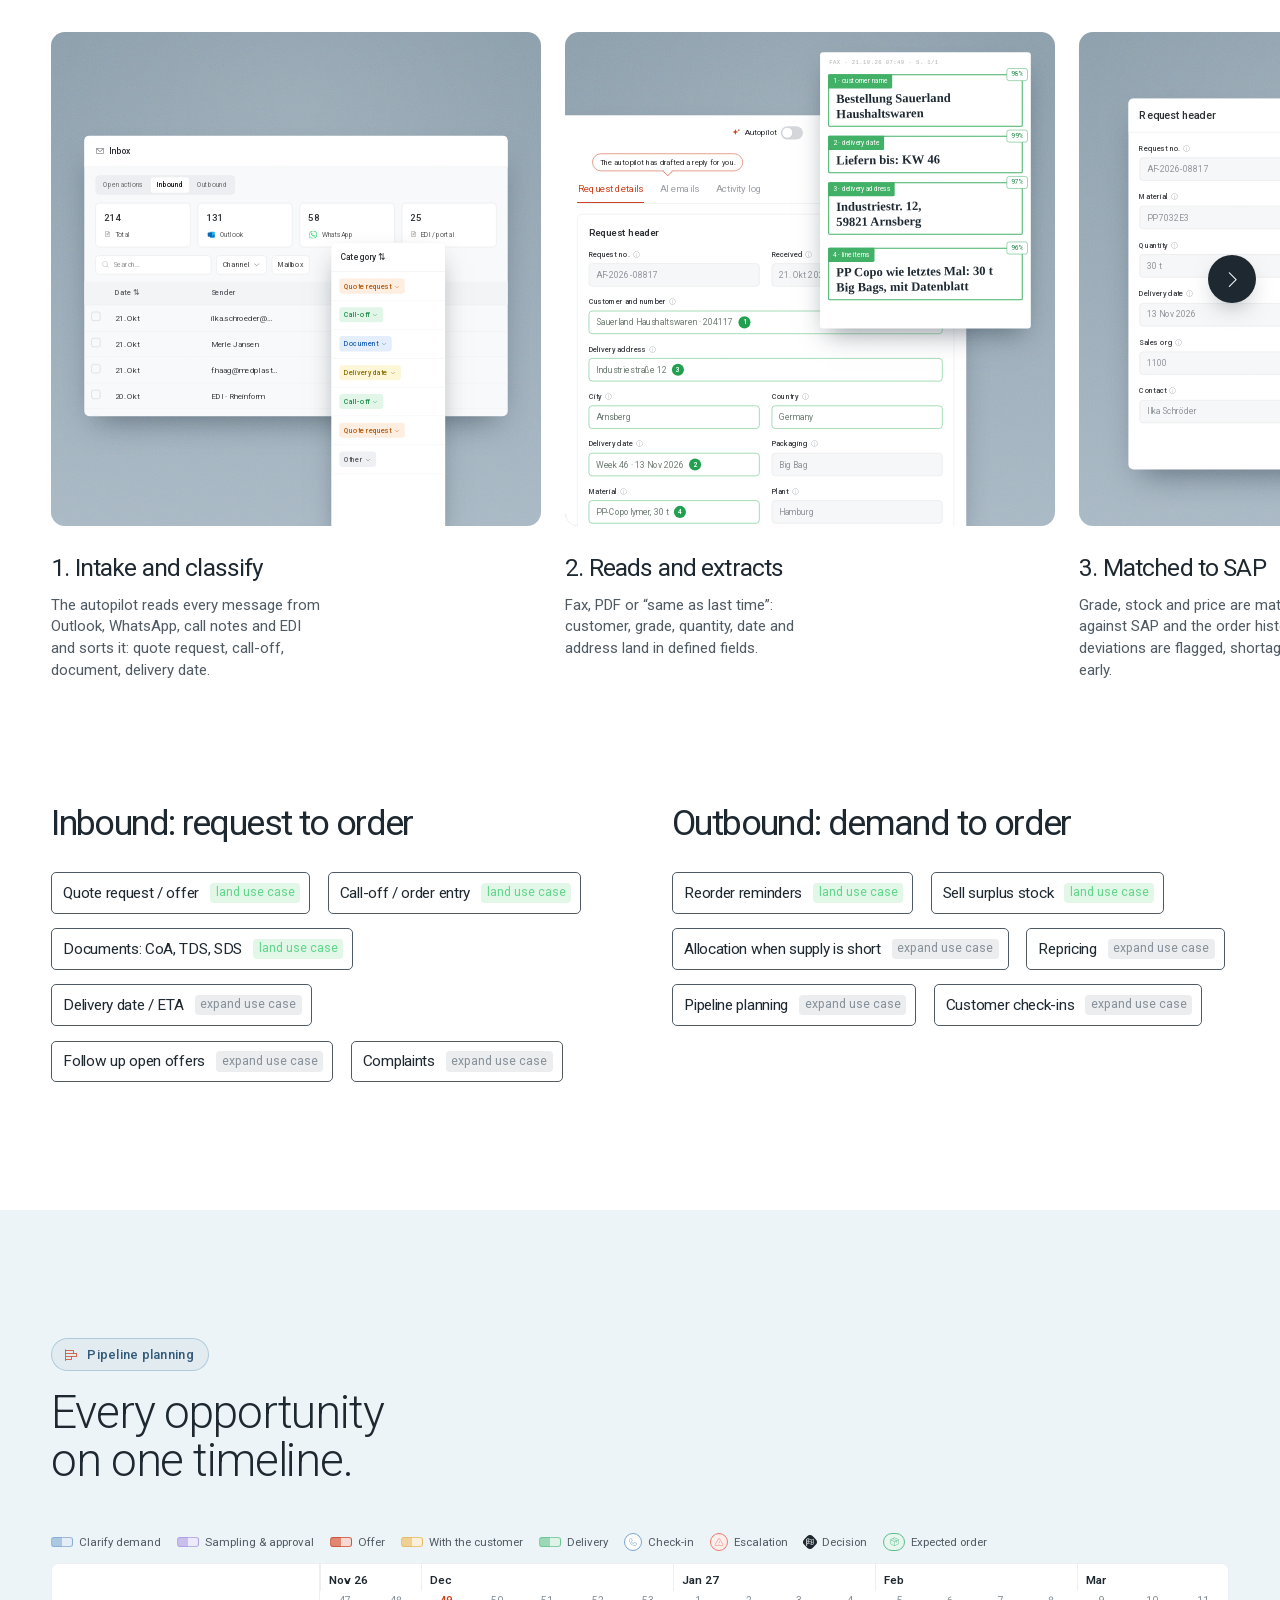
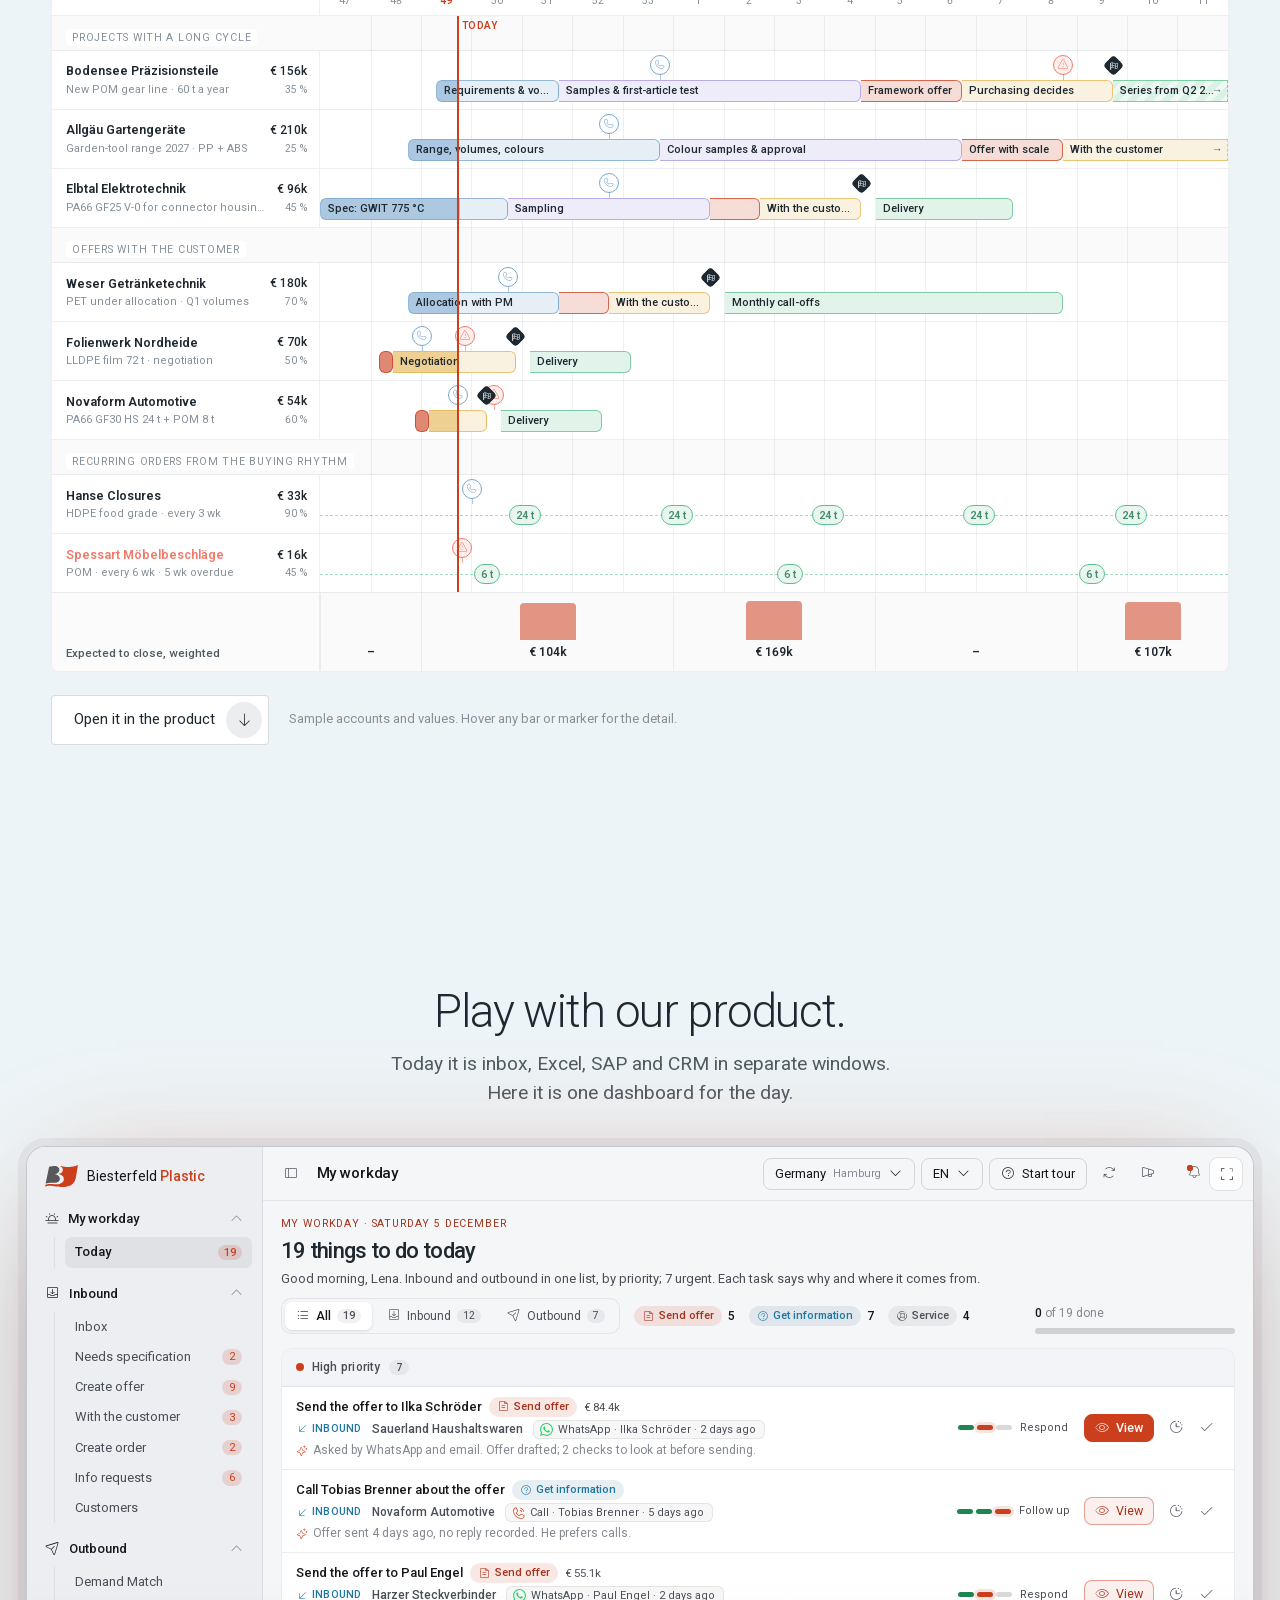
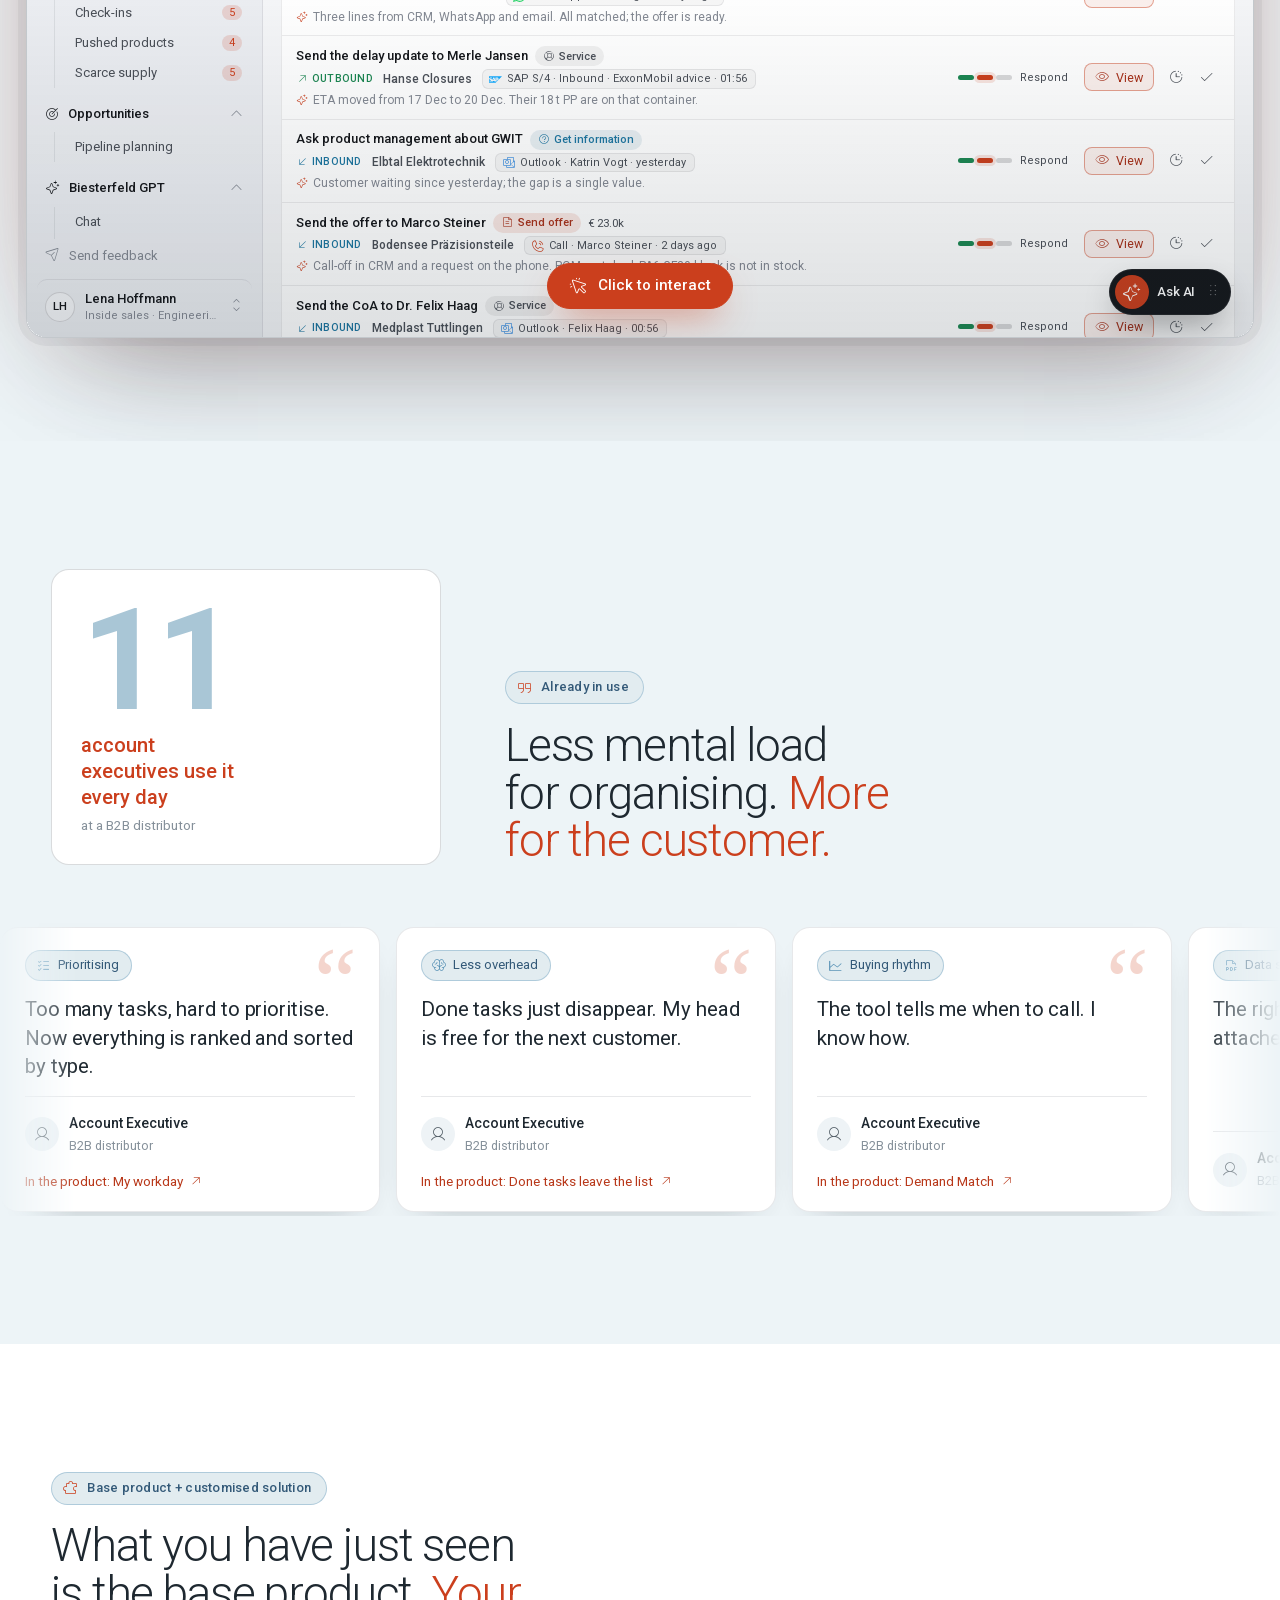
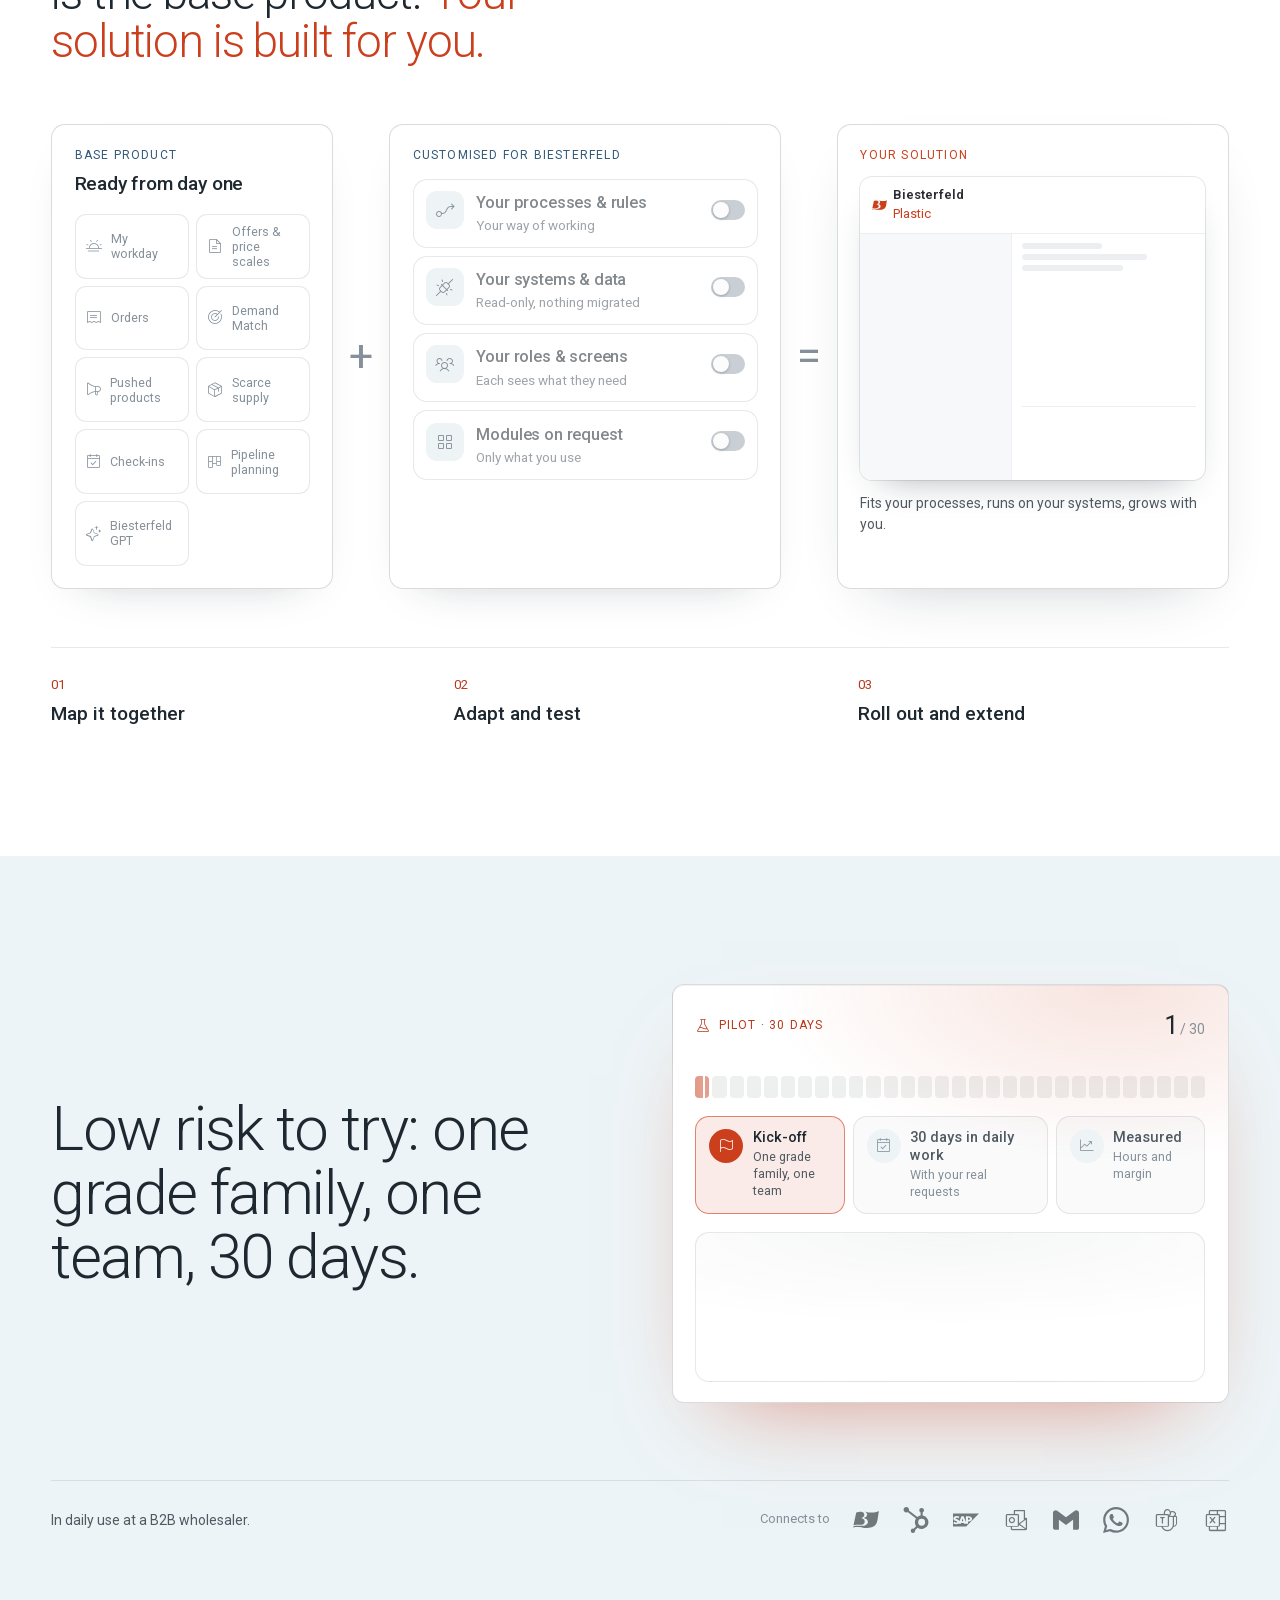
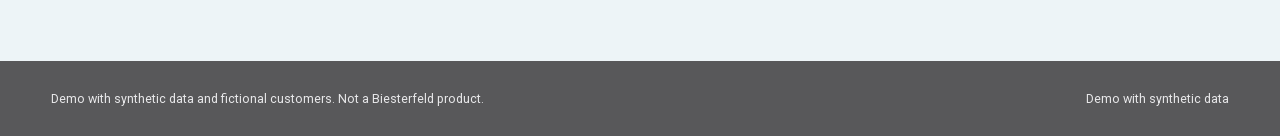
<file: en/index.html>
<!doctype html>
<html lang="en">
<head>
<meta charset="utf-8">
<meta name="robots" content="noindex, nofollow">
<meta name="viewport" content="width=device-width, initial-scale=1">
<meta name="theme-color" content="#0b0c0f">
<title>Biesterfeld Demo</title>
<link rel="icon" href="../shared/logos/biesterfeld.svg">
<link rel="preload" href="../shared/fonts/Geist-var.woff2" as="font" type="font/woff2" crossorigin>
<link rel="stylesheet" href="../shared/vendor/phosphor/style.css?v=20261020h">
<link rel="stylesheet" href="../shared/beauty/app.css?v=20261020h">
<link rel="stylesheet" href="../sections6.css?v=6a">
<link rel="stylesheet" href="../shared/beauty/ae.css?v=20261020h">
<link rel="stylesheet" href="../gantt6.css?v=6a">
<link rel="stylesheet" href="../workday6.css?v=6a">
<link rel="stylesheet" href="../base6.css?v=6b">
<link rel="stylesheet" href="../brand.css?v=20261020h">
<link rel="stylesheet" href="../layer6.css?v=6a">
<link rel="stylesheet" href="../simple.css?v=6a">
<link rel="stylesheet" href="../layers.css?v=20261021c">
<link rel="stylesheet" href="../custom.css?v=6a">
<link rel="stylesheet" href="../proof.css?v=6a">
<link rel="stylesheet" href="../film.css?v=20261021k">
<link rel="stylesheet" href="../systems.css?v=20261021d">
<link rel="stylesheet" href="../usecase.css?v=6a">
<link rel="stylesheet" href="../pilot.css?v=6a">
<link rel="stylesheet" href="../v5.css?v=6a">
<link rel="stylesheet" href="../audience.css?v=8b">
<link rel="stylesheet" href="../theme6.css?v=7e">
<style>@font-face { font-family: "Roboto"; src: url("../shared/fonts/Roboto-var.woff2") format("woff2"); font-weight: 100 900; font-display: swap; }</style>
<link rel="alternate" hreflang="de" href="https://richard-waldow.github.io/sales/">
<link rel="alternate" hreflang="en" href="https://richard-waldow.github.io/sales/en/">
</head>
<body>
<span id="top-sentinel" aria-hidden="true"></span>
<header class="top">
  <a class="brand" href="#problem"><img src="../shared/logos/biesterfeld.svg" alt=""><span>Biesterfeld Plastic</span></a>
  <nav class="nav" aria-label="Sections">
    <a href="#problem" data-t="nav_problem"></a><a href="#what" data-t="nav_what"></a><a href="#systems" data-t="nav_layer"></a><a href="#workday" data-t="workday"></a><a href="#usecase" data-t="nav_usecase"></a><a href="#plan" data-t="nav_plan"></a><a href="#play" data-t="product"></a><a href="#proof" data-t="nav_proof"></a><a href="#custom" data-t="nav_custom"></a><a href="#start" data-t="start"></a>
  </nav>
  <div class="lang" role="group" aria-label="Language"><button data-lang="de">DE</button><button data-lang="en">EN</button></div>
</header>

<main>





  <!-- THE PROBLEM: the granulate field, demand and supply factors (hero.js, factors.js) -->
  <section class="hero" id="problem">
    <canvas id="granules" aria-hidden="true"></canvas>
    <div class="hero-in wrap">
      <div class="hero-title">
        <p class="hero-eyebrow reveal"><i class="ph-light ph-arrows-merge" aria-hidden="true"></i><span data-t="v5_problem"></span></p>
        <h1 class="v5-ph reveal" data-t="h1"></h1>
        <p class="v7-sub reveal" data-t="v7_sub"></p>
      </div>
      <div class="sides">
        <div class="side side-d reveal">
          <h2 data-t="demand"></h2>
          <ul class="factors">
            <li><svg class="spark" viewBox="0 0 80 32"><path d="M2 26H12V10H18V26H30V4H36V26H48V16H54V26H78"/></svg><b data-t="f_calloff"></b><small data-t="f_calloff_s"></small></li>
            <li><svg class="spark" viewBox="0 0 80 32"><path d="M2 22C12 4 22 4 32 18S52 30 62 14S72 6 78 10"/></svg><b data-t="f_season"></b><small data-t="f_season_s"></small></li>
            <li><svg class="spark" viewBox="0 0 80 32"><path d="M2 24H30V12H54V6H78"/></svg><b data-t="f_reg"></b><small data-t="f_reg_s"></small></li>
          </ul>
          <span class="arrow-down" aria-hidden="true"><i></i></span>
        </div>
        <div class="glue gl6 reveal" id="glue6"></div>
        <div class="side side-s reveal">
          <h2 data-t="supply"></h2>
          <ul class="factors">
            <li><svg class="spark" viewBox="0 0 80 32"><path d="M2 20L8 16L13 22L19 10L25 14L31 6L37 18L43 12L49 24L55 10L61 16L67 8L73 20L78 14"/></svg><b data-t="f_price"></b><small data-t="f_price_s"></small></li>
            <li><svg class="spark" viewBox="0 0 80 32"><path d="M5 30V8M13 30V8M21 30V8M45 30V8M61 30V8M69 30V8"/></svg><b data-t="f_fm"></b><small data-t="f_fm_s"></small></li>
            <li><svg class="spark" viewBox="0 0 80 32"><path d="M2 8H18L24 26C42 26 56 18 78 10"/></svg><b data-t="f_freight"></b><small data-t="f_freight_s"></small></li>
          </ul>
          <span class="arrow-down" aria-hidden="true"><i></i></span>
        </div>
      </div>
    </div>
  </section>

  <!-- WHAT: Autopilot for Key Account Managers, and the film with and without autopilot (film.js) -->
  <section class="v5-hero" id="what">
    <div class="wrap">
      <h2 class="v5-h1 reveal" data-t="v5_h1"></h2>
      <p class="v5-sub reveal" data-t="v5_sub"></p>
      <div class="v5-cta reveal"><a class="btn btn-primary" href="#play"><span data-t="v5_try"></span><span class="btn-ic"><i class="ph-light ph-arrow-down"></i></span></a><a class="btn btn-quiet" href="#start"><span data-t="v5_pilot"></span></a></div>
      <div class="v5-film reveal" id="film"></div>
    </div>
  </section>

  <!-- AGGREGATE SCATTERED INFORMATION: the three kinds of systems wired into a laptop, the Autopilot switch, then the processes it runs (systems.js; replaces the separate layer section) -->
  <section class="sec sec-systems" id="systems"></section>

  <!-- WORKDAY: the whole job, not just the offer -->
  <section class="sec-workday" id="workday"></section>

  <!-- ONE USE CASE: a request in, an offer out, in six steps on cards that scroll sideways; then all use cases (usecase.js) -->
  <section class="sec sec-usecase" id="usecase"></section>

  <!-- PIPELINE PLANNING: every opportunity on one timeline (layer.js + gantt.js) -->
  <section class="sec sec-plan" id="plan"></section>

  <!-- PRODUCT: play with it -->
  <section class="sec-play" id="play"></section>

  <!-- ALREADY IN USE: 11 account executives, and what one of them says it changes (proof.js) -->
  <section class="sec sec-proof" id="proof"></section>

  <!-- BASE PRODUCT + CUSTOMISED SOLUTION: what was just tried is the base; every solution is customised (custom.js) -->
  <section class="sec sec-custom" id="custom"></section>

  <!-- START -->
  <section class="sec sec-start" id="start">
    <div class="wrap">
      <div class="start-grid">
        <div>
          <h2 class="h2 reveal" data-t="h2_start"></h2>
        </div>
        <div class="pl reveal" id="pilot"></div>
      </div>
      <div class="trust reveal">
        <p class="proof" data-t="proof"></p>
        <div class="integ"><span data-t="connects"></span><ul id="integrations"></ul></div>
      </div>
    </div>
  </section>

  <!-- HOW -->
  <section class="sec v8-hidden sec-how" id="how">
    <div class="wrap">
      <div class="how-head reveal">
        <h2 class="h2" data-t="h2_how"></h2>
        <button class="btn btn-quiet" id="sample-all"><span data-t="sample"></span><span class="btn-ic"><i class="ph-light ph-arrow-right"></i></span></button>
      </div>
      <div class="how-grid">
        <div class="panel panel-d reveal" data-side="demand">
          <div class="panel-head"><span class="pellet"></span><b data-t="demand"></b><button class="tmpl" type="button"><i class="ph-light ph-download-simple"></i><span data-t="template"></span></button></div>
          <div class="sources"></div>
          <label class="drop"><input type="file" accept=".xlsx,.xls,.csv" hidden><i class="ph-light ph-microsoft-excel-logo"></i><span data-t="drop"></span></label>
          <form class="api" hidden><input type="url" required data-tp="api_ph"><button class="btn btn-small" data-t="go"></button></form>
          <div class="loaded">
            <div class="count"><b class="n">0</b><span data-t="needs"></span><b class="n2">0</b><span data-t="customers"></span><b class="n3"></b></div>
            <div class="dots"></div>
            <div class="files"></div>
          </div>
        </div>
        <div class="engine reveal">
          <svg class="feeds" viewBox="0 0 300 300" preserveAspectRatio="none" aria-hidden="true"><path class="feed feed-d" d="M0 150H150"/><path class="feed feed-s" d="M300 150H150"/></svg>
          <div class="core" id="core"><i class="ph-light ph-arrows-merge"></i></div>
          <button class="btn btn-primary" id="run" disabled><span data-t="match"></span><span class="btn-ic"><i class="ph-light ph-arrow-down"></i></span></button>
        </div>
        <div class="panel panel-s reveal" data-side="supply">
          <div class="panel-head"><span class="pellet"></span><b data-t="supply"></b><button class="tmpl" type="button"><i class="ph-light ph-download-simple"></i><span data-t="template"></span></button></div>
          <div class="sources"></div>
          <label class="drop"><input type="file" accept=".xlsx,.xls,.csv" hidden><i class="ph-light ph-microsoft-excel-logo"></i><span data-t="drop"></span></label>
          <form class="api" hidden><input type="url" required data-tp="api_ph_s"><button class="btn btn-small" data-t="go"></button></form>
          <div class="loaded">
            <div class="count"><b class="n">0</b><span data-t="lots"></span><b class="n2">0</b><span data-t="inbound"></span><b class="n3"></b></div>
            <div class="dots"></div>
            <div class="files"></div>
          </div>
        </div>
      </div>
    </div>
  </section>
  <!-- RESULT -->
  <section class="sec v8-hidden sec-result" id="result">
    <div class="wrap">
      <h2 class="h2 reveal" data-t="h2_result"></h2>
      <div class="kpis reveal">
        <div class="kpi kpi-cov"><b id="k-cov">-</b><span data-t="k_cov"></span><i class="meter"><i id="k-cov-bar"></i></i></div>
        <div class="kpi"><b id="k-val">-</b><span data-t="k_val"></span></div>
        <div class="kpi kpi-margin"><b id="k-margin">-</b><span data-t="k_margin"></span></div>
        <div class="kpi kpi-gap"><b id="k-gap">-</b><span data-t="k_gap"></span></div>
      </div>
      <div class="chart-wrap reveal">
        <div class="chart-bar">
          <div class="legend"><span class="lg lg-d" data-t="demand"></span><span class="lg lg-gap" data-t="k_gap"></span><span class="lg lg-s" data-t="supply"></span></div>
          <div class="filters" id="filters"></div>
        </div>
        <div class="chart" id="chart">
          <svg id="sankey" aria-label="Demand to supply matches"></svg>
          <div class="empty" id="empty"><button class="btn btn-primary" id="sample-run"><span data-t="sample"></span><span class="btn-ic"><i class="ph-light ph-arrow-right"></i></span></button></div>
        </div>
      </div>
    </div>
  </section>
</main>

<footer class="foot"><span data-t="foot"></span><span class="demo-mark" data-t="demo"></span></footer>
<div class="tip" id="tip" role="tooltip" hidden></div>

<script>window.GUIDE = [['problem', 'What is it about?', 'Worum geht es?'], ['what', 'What is it?', 'Was ist das?'], ['systems', 'Where does the data come from?', 'Woher kommen die Daten?'], ['workday', 'What does the day look like?', 'Wie sieht der Tag aus?'], ['usecase', 'How does a request run?', 'Wie läuft eine Anfrage?'], ['plan', 'How do I see the pipeline?', 'Wie sehe ich die Pipeline?'], ['play', 'Try it', 'Ausprobieren'], ['proof', 'What do sellers say?', 'Was sagen Vertriebler?'], ['custom', 'Does it fit us?', 'Passt es zu uns?'], ['start', 'How do we start?', 'Wie starten wir?']];</script>
<script>window.SHARED_BASE = '../shared/'; window.PAGE_LANG = 'en'; window.STATIC_SITE = true; window.LANG_URLS = { de: '../', en: './' };</script>
<script>window.CALLS_SHOWN = 5; // one large card plus four</script>
<script>
  // version 2, for a CFO reading it the first time: the same content, the money and the ask first, details one click away
  window.PAGE = { compactValue: true, classicValue: true, compactWorkday: true, ownLayer: true, ownRoadmap: true }; // version 6 (light): #layer, #roadmap and the pilot are drawn by this version
</script>
<script>
  // headings: the problem, then what the product does about it (this page only; the shared scripts fall back to their own words)
  window.UI_TEXT = {
    en: {
      h1: 'Customer demand, matched to your stock.', v7_sub: 'We match every customer request to your stock, so your sales team knows what to offer to whom.', nav_what: 'Autopilot',
      v5_h1: 'Autopilot: demand and supply matching for key account managers', v5_sub: 'Biesterfeld, put your key account managers on autopilot.', v5_try: 'Play with the product', v5_pilot: 'See the pilot', v5_problem: 'Demand Match', nav_problem: 'Demand Match',
      h2_how: 'Aggregate client and inventory data to find sales opportunities instantly.',
      h2_result: 'Scarce supply is shared out by gut feel. Here it goes to the right customers, at the best margin.',
      h2_workday: 'Most messages are not quotes, and follow-ups slip. One guide covers every request.',
      h2_play: 'Play with our product.', v5_play_sub: 'Today it is inbox, Excel, SAP and CRM in separate windows. Here it is one dashboard for the day.',
      st_1: 'Kick-off', st_1s: 'One grade family, one team', st_2: '30 days in daily work', st_2s: 'With your real requests', st_3: 'Measured', st_3s: 'Hours and margin',
      h2_value: 'Manual work costs hours, late repricing costs margin. Here is the margin you protect and add each year.',
      h2_roadmap: 'No multi-year IT project: a 30-day pilot first, then one platform for the group.',
      h2_start: 'Low risk to try: one grade family, one team, 30 days.',
      nav_brief: 'In one minute', nav_layer: 'System', nav_plan: 'Pipeline', nav_custom: 'Custom', nav_demo: 'Demo', nav_pilot: 'Pilot',
      v7_sub: 'We match every customer request to your stock, so your team knows what to offer to whom and no offer gets lost.',
      v5_h1: 'Autopilot: your team sells instead of searching',
      v5_sub: 'Every request prepared, every follow-up in view, the pipeline on one timeline.',
      v5_try: 'Play with the product',
      v5_pilot: 'See the pilot',
      nav_result: 'Margin', nav_control: 'Risk', nav_usecase: 'Use case', nav_proof: 'Voices',
    },
    de: {
      h1: 'Kundenbedarf, abgeglichen mit Ihrem Bestand.', v7_sub: 'Wir gleichen jede Kundenanfrage mit Ihrem Bestand ab, damit Ihr Vertrieb weiß, wem er was anbieten kann.', nav_what: 'Autopilot',
      v5_h1: 'Autopilot: Nachfrage und Angebot abgleichen für Key Account Manager', v5_sub: 'Biesterfeld, setzen Sie Ihre Key Account Manager auf Autopilot.', v5_try: 'Produkt ausprobieren', v5_pilot: 'Pilot ansehen', v5_problem: 'Demand Match', nav_problem: 'Demand Match',
      h2_how: 'Kunden- und Bestandsdaten bündeln und Verkaufschancen sofort finden.',
      h2_result: 'Knappes Inventar wird nach Bauchgefühl verteilt. Hier geht es an die richtigen Kunden, zur besten Marge.',
      h2_workday: 'Die meisten Nachrichten sind keine Angebotsanfragen, und das Nachfassen geht unter. Ein Leitfaden deckt alle ab.',
      h2_play: 'Probieren Sie unser Produkt aus.', v5_play_sub: 'Heute sind es Postfach, Excel, SAP und CRM in getrennten Fenstern. Hier ist es ein Dashboard für den ganzen Tag.',
      st_1: 'Kick-off', st_1s: 'Eine Typenfamilie, ein Team', st_2: '30 Tage im Alltag', st_2s: 'Mit Ihren echten Anfragen', st_3: 'Gemessen', st_3s: 'Stunden und Marge',
      h2_value: 'Handarbeit kostet Stunden, späte Neubepreisung kostet Marge. So viel Marge sichern und gewinnen Sie pro Jahr.',
      h2_roadmap: 'Kein mehrjähriges IT-Projekt: erst ein 30-Tage-Pilot, dann eine Plattform für die Gruppe.',
      h2_start: 'Geringes Risiko: eine Typenfamilie, ein Team, 30 Tage.',
      nav_brief: 'In einer Minute', nav_layer: 'System', nav_plan: 'Pipeline', nav_custom: 'Anpassung', nav_demo: 'Demo', nav_pilot: 'Pilot',
      v7_sub: 'Wir gleichen jede Kundenanfrage mit Ihrem Bestand ab, damit Ihr Team weiß, wem es was anbieten kann, und kein Angebot untergeht.',
      v5_h1: 'Autopilot: Ihr Team verkauft, statt zu suchen',
      v5_sub: 'Jede Anfrage vorbereitet, jedes Nachfassen im Blick, die Pipeline auf einer Zeitachse.',
      v5_try: 'Produkt ausprobieren',
      v5_pilot: 'Pilot ansehen',
      nav_result: 'Marge', nav_control: 'Risiko', nav_usecase: 'Use Case', nav_proof: 'Stimmen',
    },
  };
</script>
<script src="../shared/vendor/xlsx.full.min.js?v=20261020h"></script>
<script src="../shared/config.js?v=20261020h"></script>
<script src="../shared/data/sample.js?v=20261020h"></script>
<script src="../shared/engine.js?v=20261020h"></script>
<script src="../shared/ui.js?v=20261020h"></script>
<script src="../shared/call.js?v=20261020h"></script>
<script src="../shared/value.js?v=20261021e"></script>
<script src="../shared/beauty/gantt.js?v=20261020h"></script>
<script src="../shared/beauty/ae.js?v=20261020h"></script>
<script src="../shared/beauty/app.js?v=20261020h"></script>
<script src="../shared/beauty/workday.js?v=20261020h"></script>
<script src="../shared/beauty/sections.js?v=20261020h"></script>
<script src="../shared/beauty/factors.js?v=20261020h"></script>
<script src="../hero.js?v=20261020h"></script>
<script src="../glue6.js?v=7b"></script>
<script src="../shared/beauty/layer.js?v=20261021x"></script>
<script src="../simple.js?v=20261021c"></script>
<script src="../layers.js?v=20261021x"></script>
<script src="../custom.js?v=20261021x"></script>
<script src="../proof.js?v=20261020h"></script>
<script src="../film.js?v=20261021k"></script>
<script src="../systems.js?v=7a"></script>
<script src="../usecase.js?v=20261021x"></script>
<script src="../pilot.js?v=20261021b"></script>
<script src="../v5.js?v=20261021a"></script>
<script src="../guide.js?v=8a"></script>
</body>
</html>
</file>
<file: shared/vendor/phosphor/style.css>
@font-face {
  font-family: "Phosphor-Light";
  src:
    url("./Phosphor-Light.woff2") format("woff2"),
    url("./Phosphor-Light.woff") format("woff"),
    url("./Phosphor-Light.ttf") format("truetype"),
    url("./Phosphor-Light.svg#Phosphor-Light") format("svg");
  font-weight: normal;
  font-style: normal;
  font-display: block;
}

.ph-light {
  /* use !important to prevent issues with browser extensions that change fonts */
  font-family: "Phosphor-Light" !important;
  speak: never;
  font-style: normal;
  font-weight: normal;
  font-variant: normal;
  text-transform: none;
  line-height: 1;

  /* Enable Ligatures ================ */
  letter-spacing: 0;
  -webkit-font-feature-settings: "liga";
  -moz-font-feature-settings: "liga=1";
  -moz-font-feature-settings: "liga";
  -ms-font-feature-settings: "liga" 1;
  font-feature-settings: "liga";
  -webkit-font-variant-ligatures: discretionary-ligatures;
  font-variant-ligatures: discretionary-ligatures;

  /* Better Font Rendering =========== */
  -webkit-font-smoothing: antialiased;
  -moz-osx-font-smoothing: grayscale;
}

.ph-light.ph-acorn:before {
  content: "\eb9a";
}
.ph-light.ph-address-book:before {
  content: "\e6f8";
}
.ph-light.ph-address-book-tabs:before {
  content: "\ee4e";
}
.ph-light.ph-air-traffic-control:before {
  content: "\ecd8";
}
.ph-light.ph-airplane:before {
  content: "\e002";
}
.ph-light.ph-airplane-in-flight:before {
  content: "\e4fe";
}
.ph-light.ph-airplane-landing:before {
  content: "\e502";
}
.ph-light.ph-airplane-takeoff:before {
  content: "\e504";
}
.ph-light.ph-airplane-taxiing:before {
  content: "\e500";
}
.ph-light.ph-airplane-tilt:before {
  content: "\e5d6";
}
.ph-light.ph-airplay:before {
  content: "\e004";
}
.ph-light.ph-alarm:before {
  content: "\e006";
}
.ph-light.ph-alien:before {
  content: "\e8a6";
}
.ph-light.ph-align-bottom:before {
  content: "\e506";
}
.ph-light.ph-align-bottom-simple:before {
  content: "\eb0c";
}
.ph-light.ph-align-center-horizontal:before {
  content: "\e50a";
}
.ph-light.ph-align-center-horizontal-simple:before {
  content: "\eb0e";
}
.ph-light.ph-align-center-vertical:before {
  content: "\e50c";
}
.ph-light.ph-align-center-vertical-simple:before {
  content: "\eb10";
}
.ph-light.ph-align-left:before {
  content: "\e50e";
}
.ph-light.ph-align-left-simple:before {
  content: "\eaee";
}
.ph-light.ph-align-right:before {
  content: "\e510";
}
.ph-light.ph-align-right-simple:before {
  content: "\eb12";
}
.ph-light.ph-align-top:before {
  content: "\e512";
}
.ph-light.ph-align-top-simple:before {
  content: "\eb14";
}
.ph-light.ph-amazon-logo:before {
  content: "\e96c";
}
.ph-light.ph-ambulance:before {
  content: "\e572";
}
.ph-light.ph-anchor:before {
  content: "\e514";
}
.ph-light.ph-anchor-simple:before {
  content: "\e5d8";
}
.ph-light.ph-android-logo:before {
  content: "\e008";
}
.ph-light.ph-angle:before {
  content: "\e7bc";
}
.ph-light.ph-angular-logo:before {
  content: "\eb80";
}
.ph-light.ph-aperture:before {
  content: "\e00a";
}
.ph-light.ph-app-store-logo:before {
  content: "\e974";
}
.ph-light.ph-app-window:before {
  content: "\e5da";
}
.ph-light.ph-apple-logo:before {
  content: "\e516";
}
.ph-light.ph-apple-podcasts-logo:before {
  content: "\eb96";
}
.ph-light.ph-approximate-equals:before {
  content: "\edaa";
}
.ph-light.ph-archive:before {
  content: "\e00c";
}
.ph-light.ph-armchair:before {
  content: "\e012";
}
.ph-light.ph-arrow-arc-left:before {
  content: "\e014";
}
.ph-light.ph-arrow-arc-right:before {
  content: "\e016";
}
.ph-light.ph-arrow-bend-double-up-left:before {
  content: "\e03a";
}
.ph-light.ph-arrow-bend-double-up-right:before {
  content: "\e03c";
}
.ph-light.ph-arrow-bend-down-left:before {
  content: "\e018";
}
.ph-light.ph-arrow-bend-down-right:before {
  content: "\e01a";
}
.ph-light.ph-arrow-bend-left-down:before {
  content: "\e01c";
}
.ph-light.ph-arrow-bend-left-up:before {
  content: "\e01e";
}
.ph-light.ph-arrow-bend-right-down:before {
  content: "\e020";
}
.ph-light.ph-arrow-bend-right-up:before {
  content: "\e022";
}
.ph-light.ph-arrow-bend-up-left:before {
  content: "\e024";
}
.ph-light.ph-arrow-bend-up-right:before {
  content: "\e026";
}
.ph-light.ph-arrow-circle-down:before {
  content: "\e028";
}
.ph-light.ph-arrow-circle-down-left:before {
  content: "\e02a";
}
.ph-light.ph-arrow-circle-down-right:before {
  content: "\e02c";
}
.ph-light.ph-arrow-circle-left:before {
  content: "\e05a";
}
.ph-light.ph-arrow-circle-right:before {
  content: "\e02e";
}
.ph-light.ph-arrow-circle-up:before {
  content: "\e030";
}
.ph-light.ph-arrow-circle-up-left:before {
  content: "\e032";
}
.ph-light.ph-arrow-circle-up-right:before {
  content: "\e034";
}
.ph-light.ph-arrow-clockwise:before {
  content: "\e036";
}
.ph-light.ph-arrow-counter-clockwise:before {
  content: "\e038";
}
.ph-light.ph-arrow-down:before {
  content: "\e03e";
}
.ph-light.ph-arrow-down-left:before {
  content: "\e040";
}
.ph-light.ph-arrow-down-right:before {
  content: "\e042";
}
.ph-light.ph-arrow-elbow-down-left:before {
  content: "\e044";
}
.ph-light.ph-arrow-elbow-down-right:before {
  content: "\e046";
}
.ph-light.ph-arrow-elbow-left:before {
  content: "\e048";
}
.ph-light.ph-arrow-elbow-left-down:before {
  content: "\e04a";
}
.ph-light.ph-arrow-elbow-left-up:before {
  content: "\e04c";
}
.ph-light.ph-arrow-elbow-right:before {
  content: "\e04e";
}
.ph-light.ph-arrow-elbow-right-down:before {
  content: "\e050";
}
.ph-light.ph-arrow-elbow-right-up:before {
  content: "\e052";
}
.ph-light.ph-arrow-elbow-up-left:before {
  content: "\e054";
}
.ph-light.ph-arrow-elbow-up-right:before {
  content: "\e056";
}
.ph-light.ph-arrow-fat-down:before {
  content: "\e518";
}
.ph-light.ph-arrow-fat-left:before {
  content: "\e51a";
}
.ph-light.ph-arrow-fat-line-down:before {
  content: "\e51c";
}
.ph-light.ph-arrow-fat-line-left:before {
  content: "\e51e";
}
.ph-light.ph-arrow-fat-line-right:before {
  content: "\e520";
}
.ph-light.ph-arrow-fat-line-up:before {
  content: "\e522";
}
.ph-light.ph-arrow-fat-lines-down:before {
  content: "\e524";
}
.ph-light.ph-arrow-fat-lines-left:before {
  content: "\e526";
}
.ph-light.ph-arrow-fat-lines-right:before {
  content: "\e528";
}
.ph-light.ph-arrow-fat-lines-up:before {
  content: "\e52a";
}
.ph-light.ph-arrow-fat-right:before {
  content: "\e52c";
}
.ph-light.ph-arrow-fat-up:before {
  content: "\e52e";
}
.ph-light.ph-arrow-left:before {
  content: "\e058";
}
.ph-light.ph-arrow-line-down:before {
  content: "\e05c";
}
.ph-light.ph-arrow-line-down-left:before {
  content: "\e05e";
}
.ph-light.ph-arrow-line-down-right:before {
  content: "\e060";
}
.ph-light.ph-arrow-line-left:before {
  content: "\e062";
}
.ph-light.ph-arrow-line-right:before {
  content: "\e064";
}
.ph-light.ph-arrow-line-up:before {
  content: "\e066";
}
.ph-light.ph-arrow-line-up-left:before {
  content: "\e068";
}
.ph-light.ph-arrow-line-up-right:before {
  content: "\e06a";
}
.ph-light.ph-arrow-right:before {
  content: "\e06c";
}
.ph-light.ph-arrow-square-down:before {
  content: "\e06e";
}
.ph-light.ph-arrow-square-down-left:before {
  content: "\e070";
}
.ph-light.ph-arrow-square-down-right:before {
  content: "\e072";
}
.ph-light.ph-arrow-square-in:before {
  content: "\e5dc";
}
.ph-light.ph-arrow-square-left:before {
  content: "\e074";
}
.ph-light.ph-arrow-square-out:before {
  content: "\e5de";
}
.ph-light.ph-arrow-square-right:before {
  content: "\e076";
}
.ph-light.ph-arrow-square-up:before {
  content: "\e078";
}
.ph-light.ph-arrow-square-up-left:before {
  content: "\e07a";
}
.ph-light.ph-arrow-square-up-right:before {
  content: "\e07c";
}
.ph-light.ph-arrow-u-down-left:before {
  content: "\e07e";
}
.ph-light.ph-arrow-u-down-right:before {
  content: "\e080";
}
.ph-light.ph-arrow-u-left-down:before {
  content: "\e082";
}
.ph-light.ph-arrow-u-left-up:before {
  content: "\e084";
}
.ph-light.ph-arrow-u-right-down:before {
  content: "\e086";
}
.ph-light.ph-arrow-u-right-up:before {
  content: "\e088";
}
.ph-light.ph-arrow-u-up-left:before {
  content: "\e08a";
}
.ph-light.ph-arrow-u-up-right:before {
  content: "\e08c";
}
.ph-light.ph-arrow-up:before {
  content: "\e08e";
}
.ph-light.ph-arrow-up-left:before {
  content: "\e090";
}
.ph-light.ph-arrow-up-right:before {
  content: "\e092";
}
.ph-light.ph-arrows-clockwise:before {
  content: "\e094";
}
.ph-light.ph-arrows-counter-clockwise:before {
  content: "\e096";
}
.ph-light.ph-arrows-down-up:before {
  content: "\e098";
}
.ph-light.ph-arrows-horizontal:before {
  content: "\eb06";
}
.ph-light.ph-arrows-in:before {
  content: "\e09a";
}
.ph-light.ph-arrows-in-cardinal:before {
  content: "\e09c";
}
.ph-light.ph-arrows-in-line-horizontal:before {
  content: "\e530";
}
.ph-light.ph-arrows-in-line-vertical:before {
  content: "\e532";
}
.ph-light.ph-arrows-in-simple:before {
  content: "\e09e";
}
.ph-light.ph-arrows-left-right:before {
  content: "\e0a0";
}
.ph-light.ph-arrows-merge:before {
  content: "\ed3e";
}
.ph-light.ph-arrows-out:before {
  content: "\e0a2";
}
.ph-light.ph-arrows-out-cardinal:before {
  content: "\e0a4";
}
.ph-light.ph-arrows-out-line-horizontal:before {
  content: "\e534";
}
.ph-light.ph-arrows-out-line-vertical:before {
  content: "\e536";
}
.ph-light.ph-arrows-out-simple:before {
  content: "\e0a6";
}
.ph-light.ph-arrows-split:before {
  content: "\ed3c";
}
.ph-light.ph-arrows-vertical:before {
  content: "\eb04";
}
.ph-light.ph-article:before {
  content: "\e0a8";
}
.ph-light.ph-article-medium:before {
  content: "\e5e0";
}
.ph-light.ph-article-ny-times:before {
  content: "\e5e2";
}
.ph-light.ph-asclepius:before {
  content: "\ee34";
}
.ph-light.ph-caduceus:before {
  content: "\ee34";
}
.ph-light.ph-asterisk:before {
  content: "\e0aa";
}
.ph-light.ph-asterisk-simple:before {
  content: "\e832";
}
.ph-light.ph-at:before {
  content: "\e0ac";
}
.ph-light.ph-atom:before {
  content: "\e5e4";
}
.ph-light.ph-avocado:before {
  content: "\ee04";
}
.ph-light.ph-axe:before {
  content: "\e9fc";
}
.ph-light.ph-baby:before {
  content: "\e774";
}
.ph-light.ph-baby-carriage:before {
  content: "\e818";
}
.ph-light.ph-backpack:before {
  content: "\e922";
}
.ph-light.ph-backspace:before {
  content: "\e0ae";
}
.ph-light.ph-bag:before {
  content: "\e0b0";
}
.ph-light.ph-bag-simple:before {
  content: "\e5e6";
}
.ph-light.ph-balloon:before {
  content: "\e76c";
}
.ph-light.ph-bandaids:before {
  content: "\e0b2";
}
.ph-light.ph-bank:before {
  content: "\e0b4";
}
.ph-light.ph-barbell:before {
  content: "\e0b6";
}
.ph-light.ph-barcode:before {
  content: "\e0b8";
}
.ph-light.ph-barn:before {
  content: "\ec72";
}
.ph-light.ph-barricade:before {
  content: "\e948";
}
.ph-light.ph-baseball:before {
  content: "\e71a";
}
.ph-light.ph-baseball-cap:before {
  content: "\ea28";
}
.ph-light.ph-baseball-helmet:before {
  content: "\ee4a";
}
.ph-light.ph-basket:before {
  content: "\e964";
}
.ph-light.ph-basketball:before {
  content: "\e724";
}
.ph-light.ph-bathtub:before {
  content: "\e81e";
}
.ph-light.ph-battery-charging:before {
  content: "\e0ba";
}
.ph-light.ph-battery-charging-vertical:before {
  content: "\e0bc";
}
.ph-light.ph-battery-empty:before {
  content: "\e0be";
}
.ph-light.ph-battery-full:before {
  content: "\e0c0";
}
.ph-light.ph-battery-high:before {
  content: "\e0c2";
}
.ph-light.ph-battery-low:before {
  content: "\e0c4";
}
.ph-light.ph-battery-medium:before {
  content: "\e0c6";
}
.ph-light.ph-battery-plus:before {
  content: "\e808";
}
.ph-light.ph-battery-plus-vertical:before {
  content: "\ec50";
}
.ph-light.ph-battery-vertical-empty:before {
  content: "\e7c6";
}
.ph-light.ph-battery-vertical-full:before {
  content: "\e7c4";
}
.ph-light.ph-battery-vertical-high:before {
  content: "\e7c2";
}
.ph-light.ph-battery-vertical-low:before {
  content: "\e7be";
}
.ph-light.ph-battery-vertical-medium:before {
  content: "\e7c0";
}
.ph-light.ph-battery-warning:before {
  content: "\e0c8";
}
.ph-light.ph-battery-warning-vertical:before {
  content: "\e0ca";
}
.ph-light.ph-beach-ball:before {
  content: "\ed24";
}
.ph-light.ph-beanie:before {
  content: "\ea2a";
}
.ph-light.ph-bed:before {
  content: "\e0cc";
}
.ph-light.ph-beer-bottle:before {
  content: "\e7b0";
}
.ph-light.ph-beer-stein:before {
  content: "\eb62";
}
.ph-light.ph-behance-logo:before {
  content: "\e7f4";
}
.ph-light.ph-bell:before {
  content: "\e0ce";
}
.ph-light.ph-bell-ringing:before {
  content: "\e5e8";
}
.ph-light.ph-bell-simple:before {
  content: "\e0d0";
}
.ph-light.ph-bell-simple-ringing:before {
  content: "\e5ea";
}
.ph-light.ph-bell-simple-slash:before {
  content: "\e0d2";
}
.ph-light.ph-bell-simple-z:before {
  content: "\e5ec";
}
.ph-light.ph-bell-slash:before {
  content: "\e0d4";
}
.ph-light.ph-bell-z:before {
  content: "\e5ee";
}
.ph-light.ph-belt:before {
  content: "\ea2c";
}
.ph-light.ph-bezier-curve:before {
  content: "\eb00";
}
.ph-light.ph-bicycle:before {
  content: "\e0d6";
}
.ph-light.ph-binary:before {
  content: "\ee60";
}
.ph-light.ph-binoculars:before {
  content: "\ea64";
}
.ph-light.ph-biohazard:before {
  content: "\e9e0";
}
.ph-light.ph-bird:before {
  content: "\e72c";
}
.ph-light.ph-blueprint:before {
  content: "\eda0";
}
.ph-light.ph-bluetooth:before {
  content: "\e0da";
}
.ph-light.ph-bluetooth-connected:before {
  content: "\e0dc";
}
.ph-light.ph-bluetooth-slash:before {
  content: "\e0de";
}
.ph-light.ph-bluetooth-x:before {
  content: "\e0e0";
}
.ph-light.ph-boat:before {
  content: "\e786";
}
.ph-light.ph-bomb:before {
  content: "\ee0a";
}
.ph-light.ph-bone:before {
  content: "\e7f2";
}
.ph-light.ph-book:before {
  content: "\e0e2";
}
.ph-light.ph-book-bookmark:before {
  content: "\e0e4";
}
.ph-light.ph-book-open:before {
  content: "\e0e6";
}
.ph-light.ph-book-open-text:before {
  content: "\e8f2";
}
.ph-light.ph-book-open-user:before {
  content: "\ede0";
}
.ph-light.ph-bookmark:before {
  content: "\e0e8";
}
.ph-light.ph-bookmark-simple:before {
  content: "\e0ea";
}
.ph-light.ph-bookmarks:before {
  content: "\e0ec";
}
.ph-light.ph-bookmarks-simple:before {
  content: "\e5f0";
}
.ph-light.ph-books:before {
  content: "\e758";
}
.ph-light.ph-boot:before {
  content: "\ecca";
}
.ph-light.ph-boules:before {
  content: "\e722";
}
.ph-light.ph-bounding-box:before {
  content: "\e6ce";
}
.ph-light.ph-bowl-food:before {
  content: "\eaa4";
}
.ph-light.ph-bowl-steam:before {
  content: "\e8e4";
}
.ph-light.ph-bowling-ball:before {
  content: "\ea34";
}
.ph-light.ph-box-arrow-down:before {
  content: "\e00e";
}
.ph-light.ph-archive-box:before {
  content: "\e00e";
}
.ph-light.ph-box-arrow-up:before {
  content: "\ee54";
}
.ph-light.ph-boxing-glove:before {
  content: "\ea36";
}
.ph-light.ph-brackets-angle:before {
  content: "\e862";
}
.ph-light.ph-brackets-curly:before {
  content: "\e860";
}
.ph-light.ph-brackets-round:before {
  content: "\e864";
}
.ph-light.ph-brackets-square:before {
  content: "\e85e";
}
.ph-light.ph-brain:before {
  content: "\e74e";
}
.ph-light.ph-brandy:before {
  content: "\e6b4";
}
.ph-light.ph-bread:before {
  content: "\e81c";
}
.ph-light.ph-bridge:before {
  content: "\ea68";
}
.ph-light.ph-briefcase:before {
  content: "\e0ee";
}
.ph-light.ph-briefcase-metal:before {
  content: "\e5f2";
}
.ph-light.ph-broadcast:before {
  content: "\e0f2";
}
.ph-light.ph-broom:before {
  content: "\ec54";
}
.ph-light.ph-browser:before {
  content: "\e0f4";
}
.ph-light.ph-browsers:before {
  content: "\e0f6";
}
.ph-light.ph-bug:before {
  content: "\e5f4";
}
.ph-light.ph-bug-beetle:before {
  content: "\e5f6";
}
.ph-light.ph-bug-droid:before {
  content: "\e5f8";
}
.ph-light.ph-building:before {
  content: "\e100";
}
.ph-light.ph-building-apartment:before {
  content: "\e0fe";
}
.ph-light.ph-building-office:before {
  content: "\e0ff";
}
.ph-light.ph-buildings:before {
  content: "\e102";
}
.ph-light.ph-bulldozer:before {
  content: "\ec6c";
}
.ph-light.ph-bus:before {
  content: "\e106";
}
.ph-light.ph-butterfly:before {
  content: "\ea6e";
}
.ph-light.ph-cable-car:before {
  content: "\e49c";
}
.ph-light.ph-cactus:before {
  content: "\e918";
}
.ph-light.ph-cake:before {
  content: "\e780";
}
.ph-light.ph-calculator:before {
  content: "\e538";
}
.ph-light.ph-calendar:before {
  content: "\e108";
}
.ph-light.ph-calendar-blank:before {
  content: "\e10a";
}
.ph-light.ph-calendar-check:before {
  content: "\e712";
}
.ph-light.ph-calendar-dot:before {
  content: "\e7b2";
}
.ph-light.ph-calendar-dots:before {
  content: "\e7b4";
}
.ph-light.ph-calendar-heart:before {
  content: "\e8b0";
}
.ph-light.ph-calendar-minus:before {
  content: "\ea14";
}
.ph-light.ph-calendar-plus:before {
  content: "\e714";
}
.ph-light.ph-calendar-slash:before {
  content: "\ea12";
}
.ph-light.ph-calendar-star:before {
  content: "\e8b2";
}
.ph-light.ph-calendar-x:before {
  content: "\e10c";
}
.ph-light.ph-call-bell:before {
  content: "\e7de";
}
.ph-light.ph-camera:before {
  content: "\e10e";
}
.ph-light.ph-camera-plus:before {
  content: "\ec58";
}
.ph-light.ph-camera-rotate:before {
  content: "\e7a4";
}
.ph-light.ph-camera-slash:before {
  content: "\e110";
}
.ph-light.ph-campfire:before {
  content: "\e9d8";
}
.ph-light.ph-car:before {
  content: "\e112";
}
.ph-light.ph-car-battery:before {
  content: "\ee30";
}
.ph-light.ph-car-profile:before {
  content: "\e8cc";
}
.ph-light.ph-car-simple:before {
  content: "\e114";
}
.ph-light.ph-cardholder:before {
  content: "\e5fa";
}
.ph-light.ph-cards:before {
  content: "\e0f8";
}
.ph-light.ph-cards-three:before {
  content: "\ee50";
}
.ph-light.ph-caret-circle-double-down:before {
  content: "\e116";
}
.ph-light.ph-caret-circle-double-left:before {
  content: "\e118";
}
.ph-light.ph-caret-circle-double-right:before {
  content: "\e11a";
}
.ph-light.ph-caret-circle-double-up:before {
  content: "\e11c";
}
.ph-light.ph-caret-circle-down:before {
  content: "\e11e";
}
.ph-light.ph-caret-circle-left:before {
  content: "\e120";
}
.ph-light.ph-caret-circle-right:before {
  content: "\e122";
}
.ph-light.ph-caret-circle-up:before {
  content: "\e124";
}
.ph-light.ph-caret-circle-up-down:before {
  content: "\e13e";
}
.ph-light.ph-caret-double-down:before {
  content: "\e126";
}
.ph-light.ph-caret-double-left:before {
  content: "\e128";
}
.ph-light.ph-caret-double-right:before {
  content: "\e12a";
}
.ph-light.ph-caret-double-up:before {
  content: "\e12c";
}
.ph-light.ph-caret-down:before {
  content: "\e136";
}
.ph-light.ph-caret-left:before {
  content: "\e138";
}
.ph-light.ph-caret-line-down:before {
  content: "\e134";
}
.ph-light.ph-caret-line-left:before {
  content: "\e132";
}
.ph-light.ph-caret-line-right:before {
  content: "\e130";
}
.ph-light.ph-caret-line-up:before {
  content: "\e12e";
}
.ph-light.ph-caret-right:before {
  content: "\e13a";
}
.ph-light.ph-caret-up:before {
  content: "\e13c";
}
.ph-light.ph-caret-up-down:before {
  content: "\e140";
}
.ph-light.ph-carrot:before {
  content: "\ed38";
}
.ph-light.ph-cash-register:before {
  content: "\ed80";
}
.ph-light.ph-cassette-tape:before {
  content: "\ed2e";
}
.ph-light.ph-castle-turret:before {
  content: "\e9d0";
}
.ph-light.ph-cat:before {
  content: "\e748";
}
.ph-light.ph-cell-signal-full:before {
  content: "\e142";
}
.ph-light.ph-cell-signal-high:before {
  content: "\e144";
}
.ph-light.ph-cell-signal-low:before {
  content: "\e146";
}
.ph-light.ph-cell-signal-medium:before {
  content: "\e148";
}
.ph-light.ph-cell-signal-none:before {
  content: "\e14a";
}
.ph-light.ph-cell-signal-slash:before {
  content: "\e14c";
}
.ph-light.ph-cell-signal-x:before {
  content: "\e14e";
}
.ph-light.ph-cell-tower:before {
  content: "\ebaa";
}
.ph-light.ph-certificate:before {
  content: "\e766";
}
.ph-light.ph-chair:before {
  content: "\e950";
}
.ph-light.ph-chalkboard:before {
  content: "\e5fc";
}
.ph-light.ph-chalkboard-simple:before {
  content: "\e5fe";
}
.ph-light.ph-chalkboard-teacher:before {
  content: "\e600";
}
.ph-light.ph-champagne:before {
  content: "\eaca";
}
.ph-light.ph-charging-station:before {
  content: "\e8d0";
}
.ph-light.ph-chart-bar:before {
  content: "\e150";
}
.ph-light.ph-chart-bar-horizontal:before {
  content: "\e152";
}
.ph-light.ph-chart-donut:before {
  content: "\eaa6";
}
.ph-light.ph-chart-line:before {
  content: "\e154";
}
.ph-light.ph-chart-line-down:before {
  content: "\e8b6";
}
.ph-light.ph-chart-line-up:before {
  content: "\e156";
}
.ph-light.ph-chart-pie:before {
  content: "\e158";
}
.ph-light.ph-chart-pie-slice:before {
  content: "\e15a";
}
.ph-light.ph-chart-polar:before {
  content: "\eaa8";
}
.ph-light.ph-chart-scatter:before {
  content: "\eaac";
}
.ph-light.ph-chat:before {
  content: "\e15c";
}
.ph-light.ph-chat-centered:before {
  content: "\e160";
}
.ph-light.ph-chat-centered-dots:before {
  content: "\e164";
}
.ph-light.ph-chat-centered-slash:before {
  content: "\e162";
}
.ph-light.ph-chat-centered-text:before {
  content: "\e166";
}
.ph-light.ph-chat-circle:before {
  content: "\e168";
}
.ph-light.ph-chat-circle-dots:before {
  content: "\e16c";
}
.ph-light.ph-chat-circle-slash:before {
  content: "\e16a";
}
.ph-light.ph-chat-circle-text:before {
  content: "\e16e";
}
.ph-light.ph-chat-dots:before {
  content: "\e170";
}
.ph-light.ph-chat-slash:before {
  content: "\e15e";
}
.ph-light.ph-chat-teardrop:before {
  content: "\e172";
}
.ph-light.ph-chat-teardrop-dots:before {
  content: "\e176";
}
.ph-light.ph-chat-teardrop-slash:before {
  content: "\e174";
}
.ph-light.ph-chat-teardrop-text:before {
  content: "\e178";
}
.ph-light.ph-chat-text:before {
  content: "\e17a";
}
.ph-light.ph-chats:before {
  content: "\e17c";
}
.ph-light.ph-chats-circle:before {
  content: "\e17e";
}
.ph-light.ph-chats-teardrop:before {
  content: "\e180";
}
.ph-light.ph-check:before {
  content: "\e182";
}
.ph-light.ph-check-circle:before {
  content: "\e184";
}
.ph-light.ph-check-fat:before {
  content: "\eba6";
}
.ph-light.ph-check-square:before {
  content: "\e186";
}
.ph-light.ph-check-square-offset:before {
  content: "\e188";
}
.ph-light.ph-checkerboard:before {
  content: "\e8c4";
}
.ph-light.ph-checks:before {
  content: "\e53a";
}
.ph-light.ph-cheers:before {
  content: "\ea4a";
}
.ph-light.ph-cheese:before {
  content: "\e9fe";
}
.ph-light.ph-chef-hat:before {
  content: "\ed8e";
}
.ph-light.ph-cherries:before {
  content: "\e830";
}
.ph-light.ph-church:before {
  content: "\ecea";
}
.ph-light.ph-cigarette:before {
  content: "\ed90";
}
.ph-light.ph-cigarette-slash:before {
  content: "\ed92";
}
.ph-light.ph-circle:before {
  content: "\e18a";
}
.ph-light.ph-circle-dashed:before {
  content: "\e602";
}
.ph-light.ph-circle-half:before {
  content: "\e18c";
}
.ph-light.ph-circle-half-tilt:before {
  content: "\e18e";
}
.ph-light.ph-circle-notch:before {
  content: "\eb44";
}
.ph-light.ph-circles-four:before {
  content: "\e190";
}
.ph-light.ph-circles-three:before {
  content: "\e192";
}
.ph-light.ph-circles-three-plus:before {
  content: "\e194";
}
.ph-light.ph-circuitry:before {
  content: "\e9c2";
}
.ph-light.ph-city:before {
  content: "\ea6a";
}
.ph-light.ph-clipboard:before {
  content: "\e196";
}
.ph-light.ph-clipboard-text:before {
  content: "\e198";
}
.ph-light.ph-clock:before {
  content: "\e19a";
}
.ph-light.ph-clock-afternoon:before {
  content: "\e19c";
}
.ph-light.ph-clock-clockwise:before {
  content: "\e19e";
}
.ph-light.ph-clock-countdown:before {
  content: "\ed2c";
}
.ph-light.ph-clock-counter-clockwise:before {
  content: "\e1a0";
}
.ph-light.ph-clock-user:before {
  content: "\edec";
}
.ph-light.ph-closed-captioning:before {
  content: "\e1a4";
}
.ph-light.ph-cloud:before {
  content: "\e1aa";
}
.ph-light.ph-cloud-arrow-down:before {
  content: "\e1ac";
}
.ph-light.ph-cloud-arrow-up:before {
  content: "\e1ae";
}
.ph-light.ph-cloud-check:before {
  content: "\e1b0";
}
.ph-light.ph-cloud-fog:before {
  content: "\e53c";
}
.ph-light.ph-cloud-lightning:before {
  content: "\e1b2";
}
.ph-light.ph-cloud-moon:before {
  content: "\e53e";
}
.ph-light.ph-cloud-rain:before {
  content: "\e1b4";
}
.ph-light.ph-cloud-slash:before {
  content: "\e1b6";
}
.ph-light.ph-cloud-snow:before {
  content: "\e1b8";
}
.ph-light.ph-cloud-sun:before {
  content: "\e540";
}
.ph-light.ph-cloud-warning:before {
  content: "\ea98";
}
.ph-light.ph-cloud-x:before {
  content: "\ea96";
}
.ph-light.ph-clover:before {
  content: "\edc8";
}
.ph-light.ph-club:before {
  content: "\e1ba";
}
.ph-light.ph-coat-hanger:before {
  content: "\e7fe";
}
.ph-light.ph-coda-logo:before {
  content: "\e7ce";
}
.ph-light.ph-code:before {
  content: "\e1bc";
}
.ph-light.ph-code-block:before {
  content: "\eafe";
}
.ph-light.ph-code-simple:before {
  content: "\e1be";
}
.ph-light.ph-codepen-logo:before {
  content: "\e978";
}
.ph-light.ph-codesandbox-logo:before {
  content: "\ea06";
}
.ph-light.ph-coffee:before {
  content: "\e1c2";
}
.ph-light.ph-coffee-bean:before {
  content: "\e1c0";
}
.ph-light.ph-coin:before {
  content: "\e60e";
}
.ph-light.ph-coin-vertical:before {
  content: "\eb48";
}
.ph-light.ph-coins:before {
  content: "\e78e";
}
.ph-light.ph-columns:before {
  content: "\e546";
}
.ph-light.ph-columns-plus-left:before {
  content: "\e544";
}
.ph-light.ph-columns-plus-right:before {
  content: "\e542";
}
.ph-light.ph-command:before {
  content: "\e1c4";
}
.ph-light.ph-compass:before {
  content: "\e1c8";
}
.ph-light.ph-compass-rose:before {
  content: "\e1c6";
}
.ph-light.ph-compass-tool:before {
  content: "\ea0e";
}
.ph-light.ph-computer-tower:before {
  content: "\e548";
}
.ph-light.ph-confetti:before {
  content: "\e81a";
}
.ph-light.ph-contactless-payment:before {
  content: "\ed42";
}
.ph-light.ph-control:before {
  content: "\eca6";
}
.ph-light.ph-cookie:before {
  content: "\e6ca";
}
.ph-light.ph-cooking-pot:before {
  content: "\e764";
}
.ph-light.ph-copy:before {
  content: "\e1ca";
}
.ph-light.ph-copy-simple:before {
  content: "\e1cc";
}
.ph-light.ph-copyleft:before {
  content: "\e86a";
}
.ph-light.ph-copyright:before {
  content: "\e54a";
}
.ph-light.ph-corners-in:before {
  content: "\e1ce";
}
.ph-light.ph-corners-out:before {
  content: "\e1d0";
}
.ph-light.ph-couch:before {
  content: "\e7f6";
}
.ph-light.ph-court-basketball:before {
  content: "\ee36";
}
.ph-light.ph-cow:before {
  content: "\eabe";
}
.ph-light.ph-cowboy-hat:before {
  content: "\ed12";
}
.ph-light.ph-cpu:before {
  content: "\e610";
}
.ph-light.ph-crane:before {
  content: "\ed48";
}
.ph-light.ph-crane-tower:before {
  content: "\ed49";
}
.ph-light.ph-credit-card:before {
  content: "\e1d2";
}
.ph-light.ph-cricket:before {
  content: "\ee12";
}
.ph-light.ph-crop:before {
  content: "\e1d4";
}
.ph-light.ph-cross:before {
  content: "\e8a0";
}
.ph-light.ph-crosshair:before {
  content: "\e1d6";
}
.ph-light.ph-crosshair-simple:before {
  content: "\e1d8";
}
.ph-light.ph-crown:before {
  content: "\e614";
}
.ph-light.ph-crown-cross:before {
  content: "\ee5e";
}
.ph-light.ph-crown-simple:before {
  content: "\e616";
}
.ph-light.ph-cube:before {
  content: "\e1da";
}
.ph-light.ph-cube-focus:before {
  content: "\ed0a";
}
.ph-light.ph-cube-transparent:before {
  content: "\ec7c";
}
.ph-light.ph-currency-btc:before {
  content: "\e618";
}
.ph-light.ph-currency-circle-dollar:before {
  content: "\e54c";
}
.ph-light.ph-currency-cny:before {
  content: "\e54e";
}
.ph-light.ph-currency-dollar:before {
  content: "\e550";
}
.ph-light.ph-currency-dollar-simple:before {
  content: "\e552";
}
.ph-light.ph-currency-eth:before {
  content: "\eada";
}
.ph-light.ph-currency-eur:before {
  content: "\e554";
}
.ph-light.ph-currency-gbp:before {
  content: "\e556";
}
.ph-light.ph-currency-inr:before {
  content: "\e558";
}
.ph-light.ph-currency-jpy:before {
  content: "\e55a";
}
.ph-light.ph-currency-krw:before {
  content: "\e55c";
}
.ph-light.ph-currency-kzt:before {
  content: "\ec4c";
}
.ph-light.ph-currency-ngn:before {
  content: "\eb52";
}
.ph-light.ph-currency-rub:before {
  content: "\e55e";
}
.ph-light.ph-cursor:before {
  content: "\e1dc";
}
.ph-light.ph-cursor-click:before {
  content: "\e7c8";
}
.ph-light.ph-cursor-text:before {
  content: "\e7d8";
}
.ph-light.ph-cylinder:before {
  content: "\e8fc";
}
.ph-light.ph-database:before {
  content: "\e1de";
}
.ph-light.ph-desk:before {
  content: "\ed16";
}
.ph-light.ph-desktop:before {
  content: "\e560";
}
.ph-light.ph-desktop-tower:before {
  content: "\e562";
}
.ph-light.ph-detective:before {
  content: "\e83e";
}
.ph-light.ph-dev-to-logo:before {
  content: "\ed0e";
}
.ph-light.ph-device-mobile:before {
  content: "\e1e0";
}
.ph-light.ph-device-mobile-camera:before {
  content: "\e1e2";
}
.ph-light.ph-device-mobile-slash:before {
  content: "\ee46";
}
.ph-light.ph-device-mobile-speaker:before {
  content: "\e1e4";
}
.ph-light.ph-device-rotate:before {
  content: "\edf2";
}
.ph-light.ph-device-tablet:before {
  content: "\e1e6";
}
.ph-light.ph-device-tablet-camera:before {
  content: "\e1e8";
}
.ph-light.ph-device-tablet-speaker:before {
  content: "\e1ea";
}
.ph-light.ph-devices:before {
  content: "\eba4";
}
.ph-light.ph-diamond:before {
  content: "\e1ec";
}
.ph-light.ph-diamonds-four:before {
  content: "\e8f4";
}
.ph-light.ph-dice-five:before {
  content: "\e1ee";
}
.ph-light.ph-dice-four:before {
  content: "\e1f0";
}
.ph-light.ph-dice-one:before {
  content: "\e1f2";
}
.ph-light.ph-dice-six:before {
  content: "\e1f4";
}
.ph-light.ph-dice-three:before {
  content: "\e1f6";
}
.ph-light.ph-dice-two:before {
  content: "\e1f8";
}
.ph-light.ph-disc:before {
  content: "\e564";
}
.ph-light.ph-disco-ball:before {
  content: "\ed98";
}
.ph-light.ph-discord-logo:before {
  content: "\e61a";
}
.ph-light.ph-divide:before {
  content: "\e1fa";
}
.ph-light.ph-dna:before {
  content: "\e924";
}
.ph-light.ph-dog:before {
  content: "\e74a";
}
.ph-light.ph-door:before {
  content: "\e61c";
}
.ph-light.ph-door-open:before {
  content: "\e7e6";
}
.ph-light.ph-dot:before {
  content: "\ecde";
}
.ph-light.ph-dot-outline:before {
  content: "\ece0";
}
.ph-light.ph-dots-nine:before {
  content: "\e1fc";
}
.ph-light.ph-dots-six:before {
  content: "\e794";
}
.ph-light.ph-dots-six-vertical:before {
  content: "\eae2";
}
.ph-light.ph-dots-three:before {
  content: "\e1fe";
}
.ph-light.ph-dots-three-circle:before {
  content: "\e200";
}
.ph-light.ph-dots-three-circle-vertical:before {
  content: "\e202";
}
.ph-light.ph-dots-three-outline:before {
  content: "\e204";
}
.ph-light.ph-dots-three-outline-vertical:before {
  content: "\e206";
}
.ph-light.ph-dots-three-vertical:before {
  content: "\e208";
}
.ph-light.ph-download:before {
  content: "\e20a";
}
.ph-light.ph-download-simple:before {
  content: "\e20c";
}
.ph-light.ph-dress:before {
  content: "\ea7e";
}
.ph-light.ph-dresser:before {
  content: "\e94e";
}
.ph-light.ph-dribbble-logo:before {
  content: "\e20e";
}
.ph-light.ph-drone:before {
  content: "\ed74";
}
.ph-light.ph-drop:before {
  content: "\e210";
}
.ph-light.ph-drop-half:before {
  content: "\e566";
}
.ph-light.ph-drop-half-bottom:before {
  content: "\eb40";
}
.ph-light.ph-drop-simple:before {
  content: "\ee32";
}
.ph-light.ph-drop-slash:before {
  content: "\e954";
}
.ph-light.ph-dropbox-logo:before {
  content: "\e7d0";
}
.ph-light.ph-ear:before {
  content: "\e70c";
}
.ph-light.ph-ear-slash:before {
  content: "\e70e";
}
.ph-light.ph-egg:before {
  content: "\e812";
}
.ph-light.ph-egg-crack:before {
  content: "\eb64";
}
.ph-light.ph-eject:before {
  content: "\e212";
}
.ph-light.ph-eject-simple:before {
  content: "\e6ae";
}
.ph-light.ph-elevator:before {
  content: "\ecc0";
}
.ph-light.ph-empty:before {
  content: "\edbc";
}
.ph-light.ph-engine:before {
  content: "\ea80";
}
.ph-light.ph-envelope:before {
  content: "\e214";
}
.ph-light.ph-envelope-open:before {
  content: "\e216";
}
.ph-light.ph-envelope-simple:before {
  content: "\e218";
}
.ph-light.ph-envelope-simple-open:before {
  content: "\e21a";
}
.ph-light.ph-equalizer:before {
  content: "\ebbc";
}
.ph-light.ph-equals:before {
  content: "\e21c";
}
.ph-light.ph-eraser:before {
  content: "\e21e";
}
.ph-light.ph-escalator-down:before {
  content: "\ecba";
}
.ph-light.ph-escalator-up:before {
  content: "\ecbc";
}
.ph-light.ph-exam:before {
  content: "\e742";
}
.ph-light.ph-exclamation-mark:before {
  content: "\ee44";
}
.ph-light.ph-exclude:before {
  content: "\e882";
}
.ph-light.ph-exclude-square:before {
  content: "\e880";
}
.ph-light.ph-export:before {
  content: "\eaf0";
}
.ph-light.ph-eye:before {
  content: "\e220";
}
.ph-light.ph-eye-closed:before {
  content: "\e222";
}
.ph-light.ph-eye-slash:before {
  content: "\e224";
}
.ph-light.ph-eyedropper:before {
  content: "\e568";
}
.ph-light.ph-eyedropper-sample:before {
  content: "\eac4";
}
.ph-light.ph-eyeglasses:before {
  content: "\e7ba";
}
.ph-light.ph-eyes:before {
  content: "\ee5c";
}
.ph-light.ph-face-mask:before {
  content: "\e56a";
}
.ph-light.ph-facebook-logo:before {
  content: "\e226";
}
.ph-light.ph-factory:before {
  content: "\e760";
}
.ph-light.ph-faders:before {
  content: "\e228";
}
.ph-light.ph-faders-horizontal:before {
  content: "\e22a";
}
.ph-light.ph-fallout-shelter:before {
  content: "\e9de";
}
.ph-light.ph-fan:before {
  content: "\e9f2";
}
.ph-light.ph-farm:before {
  content: "\ec70";
}
.ph-light.ph-fast-forward:before {
  content: "\e6a6";
}
.ph-light.ph-fast-forward-circle:before {
  content: "\e22c";
}
.ph-light.ph-feather:before {
  content: "\e9c0";
}
.ph-light.ph-fediverse-logo:before {
  content: "\ed66";
}
.ph-light.ph-figma-logo:before {
  content: "\e22e";
}
.ph-light.ph-file:before {
  content: "\e230";
}
.ph-light.ph-file-archive:before {
  content: "\eb2a";
}
.ph-light.ph-file-arrow-down:before {
  content: "\e232";
}
.ph-light.ph-file-arrow-up:before {
  content: "\e61e";
}
.ph-light.ph-file-audio:before {
  content: "\ea20";
}
.ph-light.ph-file-c:before {
  content: "\eb32";
}
.ph-light.ph-file-c-sharp:before {
  content: "\eb30";
}
.ph-light.ph-file-cloud:before {
  content: "\e95e";
}
.ph-light.ph-file-code:before {
  content: "\e914";
}
.ph-light.ph-file-cpp:before {
  content: "\eb2e";
}
.ph-light.ph-file-css:before {
  content: "\eb34";
}
.ph-light.ph-file-csv:before {
  content: "\eb1c";
}
.ph-light.ph-file-dashed:before {
  content: "\e704";
}
.ph-light.ph-file-dotted:before {
  content: "\e704";
}
.ph-light.ph-file-doc:before {
  content: "\eb1e";
}
.ph-light.ph-file-html:before {
  content: "\eb38";
}
.ph-light.ph-file-image:before {
  content: "\ea24";
}
.ph-light.ph-file-ini:before {
  content: "\eb33";
}
.ph-light.ph-file-jpg:before {
  content: "\eb1a";
}
.ph-light.ph-file-js:before {
  content: "\eb24";
}
.ph-light.ph-file-jsx:before {
  content: "\eb3a";
}
.ph-light.ph-file-lock:before {
  content: "\e95c";
}
.ph-light.ph-file-magnifying-glass:before {
  content: "\e238";
}
.ph-light.ph-file-search:before {
  content: "\e238";
}
.ph-light.ph-file-md:before {
  content: "\ed50";
}
.ph-light.ph-file-minus:before {
  content: "\e234";
}
.ph-light.ph-file-pdf:before {
  content: "\e702";
}
.ph-light.ph-file-plus:before {
  content: "\e236";
}
.ph-light.ph-file-png:before {
  content: "\eb18";
}
.ph-light.ph-file-ppt:before {
  content: "\eb20";
}
.ph-light.ph-file-py:before {
  content: "\eb2c";
}
.ph-light.ph-file-rs:before {
  content: "\eb28";
}
.ph-light.ph-file-sql:before {
  content: "\ed4e";
}
.ph-light.ph-file-svg:before {
  content: "\ed08";
}
.ph-light.ph-file-text:before {
  content: "\e23a";
}
.ph-light.ph-file-ts:before {
  content: "\eb26";
}
.ph-light.ph-file-tsx:before {
  content: "\eb3c";
}
.ph-light.ph-file-txt:before {
  content: "\eb35";
}
.ph-light.ph-file-video:before {
  content: "\ea22";
}
.ph-light.ph-file-vue:before {
  content: "\eb3e";
}
.ph-light.ph-file-x:before {
  content: "\e23c";
}
.ph-light.ph-file-xls:before {
  content: "\eb22";
}
.ph-light.ph-file-zip:before {
  content: "\e958";
}
.ph-light.ph-files:before {
  content: "\e710";
}
.ph-light.ph-film-reel:before {
  content: "\e8c0";
}
.ph-light.ph-film-script:before {
  content: "\eb50";
}
.ph-light.ph-film-slate:before {
  content: "\e8c2";
}
.ph-light.ph-film-strip:before {
  content: "\e792";
}
.ph-light.ph-fingerprint:before {
  content: "\e23e";
}
.ph-light.ph-fingerprint-simple:before {
  content: "\e240";
}
.ph-light.ph-finn-the-human:before {
  content: "\e56c";
}
.ph-light.ph-fire:before {
  content: "\e242";
}
.ph-light.ph-fire-extinguisher:before {
  content: "\e9e8";
}
.ph-light.ph-fire-simple:before {
  content: "\e620";
}
.ph-light.ph-fire-truck:before {
  content: "\e574";
}
.ph-light.ph-first-aid:before {
  content: "\e56e";
}
.ph-light.ph-first-aid-kit:before {
  content: "\e570";
}
.ph-light.ph-fish:before {
  content: "\e728";
}
.ph-light.ph-fish-simple:before {
  content: "\e72a";
}
.ph-light.ph-flag:before {
  content: "\e244";
}
.ph-light.ph-flag-banner:before {
  content: "\e622";
}
.ph-light.ph-flag-banner-fold:before {
  content: "\ecf2";
}
.ph-light.ph-flag-checkered:before {
  content: "\ea38";
}
.ph-light.ph-flag-pennant:before {
  content: "\ecf0";
}
.ph-light.ph-flame:before {
  content: "\e624";
}
.ph-light.ph-flashlight:before {
  content: "\e246";
}
.ph-light.ph-flask:before {
  content: "\e79e";
}
.ph-light.ph-flip-horizontal:before {
  content: "\ed6a";
}
.ph-light.ph-flip-vertical:before {
  content: "\ed6c";
}
.ph-light.ph-floppy-disk:before {
  content: "\e248";
}
.ph-light.ph-floppy-disk-back:before {
  content: "\eaf4";
}
.ph-light.ph-flow-arrow:before {
  content: "\e6ec";
}
.ph-light.ph-flower:before {
  content: "\e75e";
}
.ph-light.ph-flower-lotus:before {
  content: "\e6cc";
}
.ph-light.ph-flower-tulip:before {
  content: "\eacc";
}
.ph-light.ph-flying-saucer:before {
  content: "\eb4a";
}
.ph-light.ph-folder:before {
  content: "\e24a";
}
.ph-light.ph-folder-notch:before {
  content: "\e24a";
}
.ph-light.ph-folder-dashed:before {
  content: "\e8f8";
}
.ph-light.ph-folder-dotted:before {
  content: "\e8f8";
}
.ph-light.ph-folder-lock:before {
  content: "\ea3c";
}
.ph-light.ph-folder-minus:before {
  content: "\e254";
}
.ph-light.ph-folder-notch-minus:before {
  content: "\e254";
}
.ph-light.ph-folder-open:before {
  content: "\e256";
}
.ph-light.ph-folder-notch-open:before {
  content: "\e256";
}
.ph-light.ph-folder-plus:before {
  content: "\e258";
}
.ph-light.ph-folder-notch-plus:before {
  content: "\e258";
}
.ph-light.ph-folder-simple:before {
  content: "\e25a";
}
.ph-light.ph-folder-simple-dashed:before {
  content: "\ec2a";
}
.ph-light.ph-folder-simple-dotted:before {
  content: "\ec2a";
}
.ph-light.ph-folder-simple-lock:before {
  content: "\eb5e";
}
.ph-light.ph-folder-simple-minus:before {
  content: "\e25c";
}
.ph-light.ph-folder-simple-plus:before {
  content: "\e25e";
}
.ph-light.ph-folder-simple-star:before {
  content: "\ec2e";
}
.ph-light.ph-folder-simple-user:before {
  content: "\eb60";
}
.ph-light.ph-folder-star:before {
  content: "\ea86";
}
.ph-light.ph-folder-user:before {
  content: "\eb46";
}
.ph-light.ph-folders:before {
  content: "\e260";
}
.ph-light.ph-football:before {
  content: "\e718";
}
.ph-light.ph-football-helmet:before {
  content: "\ee4c";
}
.ph-light.ph-footprints:before {
  content: "\ea88";
}
.ph-light.ph-fork-knife:before {
  content: "\e262";
}
.ph-light.ph-four-k:before {
  content: "\ea5c";
}
.ph-light.ph-frame-corners:before {
  content: "\e626";
}
.ph-light.ph-framer-logo:before {
  content: "\e264";
}
.ph-light.ph-function:before {
  content: "\ebe4";
}
.ph-light.ph-funnel:before {
  content: "\e266";
}
.ph-light.ph-funnel-simple:before {
  content: "\e268";
}
.ph-light.ph-funnel-simple-x:before {
  content: "\e26a";
}
.ph-light.ph-funnel-x:before {
  content: "\e26c";
}
.ph-light.ph-game-controller:before {
  content: "\e26e";
}
.ph-light.ph-garage:before {
  content: "\ecd6";
}
.ph-light.ph-gas-can:before {
  content: "\e8ce";
}
.ph-light.ph-gas-pump:before {
  content: "\e768";
}
.ph-light.ph-gauge:before {
  content: "\e628";
}
.ph-light.ph-gavel:before {
  content: "\ea32";
}
.ph-light.ph-gear:before {
  content: "\e270";
}
.ph-light.ph-gear-fine:before {
  content: "\e87c";
}
.ph-light.ph-gear-six:before {
  content: "\e272";
}
.ph-light.ph-gender-female:before {
  content: "\e6e0";
}
.ph-light.ph-gender-intersex:before {
  content: "\e6e6";
}
.ph-light.ph-gender-male:before {
  content: "\e6e2";
}
.ph-light.ph-gender-neuter:before {
  content: "\e6ea";
}
.ph-light.ph-gender-nonbinary:before {
  content: "\e6e4";
}
.ph-light.ph-gender-transgender:before {
  content: "\e6e8";
}
.ph-light.ph-ghost:before {
  content: "\e62a";
}
.ph-light.ph-gif:before {
  content: "\e274";
}
.ph-light.ph-gift:before {
  content: "\e276";
}
.ph-light.ph-git-branch:before {
  content: "\e278";
}
.ph-light.ph-git-commit:before {
  content: "\e27a";
}
.ph-light.ph-git-diff:before {
  content: "\e27c";
}
.ph-light.ph-git-fork:before {
  content: "\e27e";
}
.ph-light.ph-git-merge:before {
  content: "\e280";
}
.ph-light.ph-git-pull-request:before {
  content: "\e282";
}
.ph-light.ph-github-logo:before {
  content: "\e576";
}
.ph-light.ph-gitlab-logo:before {
  content: "\e694";
}
.ph-light.ph-gitlab-logo-simple:before {
  content: "\e696";
}
.ph-light.ph-globe:before {
  content: "\e288";
}
.ph-light.ph-globe-hemisphere-east:before {
  content: "\e28a";
}
.ph-light.ph-globe-hemisphere-west:before {
  content: "\e28c";
}
.ph-light.ph-globe-simple:before {
  content: "\e28e";
}
.ph-light.ph-globe-simple-x:before {
  content: "\e284";
}
.ph-light.ph-globe-stand:before {
  content: "\e290";
}
.ph-light.ph-globe-x:before {
  content: "\e286";
}
.ph-light.ph-goggles:before {
  content: "\ecb4";
}
.ph-light.ph-golf:before {
  content: "\ea3e";
}
.ph-light.ph-goodreads-logo:before {
  content: "\ed10";
}
.ph-light.ph-google-cardboard-logo:before {
  content: "\e7b6";
}
.ph-light.ph-google-chrome-logo:before {
  content: "\e976";
}
.ph-light.ph-google-drive-logo:before {
  content: "\e8f6";
}
.ph-light.ph-google-logo:before {
  content: "\e292";
}
.ph-light.ph-google-photos-logo:before {
  content: "\eb92";
}
.ph-light.ph-google-play-logo:before {
  content: "\e294";
}
.ph-light.ph-google-podcasts-logo:before {
  content: "\eb94";
}
.ph-light.ph-gps:before {
  content: "\edd8";
}
.ph-light.ph-gps-fix:before {
  content: "\edd6";
}
.ph-light.ph-gps-slash:before {
  content: "\edd4";
}
.ph-light.ph-gradient:before {
  content: "\eb42";
}
.ph-light.ph-graduation-cap:before {
  content: "\e62c";
}
.ph-light.ph-grains:before {
  content: "\ec68";
}
.ph-light.ph-grains-slash:before {
  content: "\ec6a";
}
.ph-light.ph-graph:before {
  content: "\eb58";
}
.ph-light.ph-graphics-card:before {
  content: "\e612";
}
.ph-light.ph-greater-than:before {
  content: "\edc4";
}
.ph-light.ph-greater-than-or-equal:before {
  content: "\eda2";
}
.ph-light.ph-grid-four:before {
  content: "\e296";
}
.ph-light.ph-grid-nine:before {
  content: "\ec8c";
}
.ph-light.ph-guitar:before {
  content: "\ea8a";
}
.ph-light.ph-hair-dryer:before {
  content: "\ea66";
}
.ph-light.ph-hamburger:before {
  content: "\e790";
}
.ph-light.ph-hammer:before {
  content: "\e80e";
}
.ph-light.ph-hand:before {
  content: "\e298";
}
.ph-light.ph-hand-arrow-down:before {
  content: "\ea4e";
}
.ph-light.ph-hand-arrow-up:before {
  content: "\ee5a";
}
.ph-light.ph-hand-coins:before {
  content: "\ea8c";
}
.ph-light.ph-hand-deposit:before {
  content: "\ee82";
}
.ph-light.ph-hand-eye:before {
  content: "\ea4c";
}
.ph-light.ph-hand-fist:before {
  content: "\e57a";
}
.ph-light.ph-hand-grabbing:before {
  content: "\e57c";
}
.ph-light.ph-hand-heart:before {
  content: "\e810";
}
.ph-light.ph-hand-palm:before {
  content: "\e57e";
}
.ph-light.ph-hand-peace:before {
  content: "\e7cc";
}
.ph-light.ph-hand-pointing:before {
  content: "\e29a";
}
.ph-light.ph-hand-soap:before {
  content: "\e630";
}
.ph-light.ph-hand-swipe-left:before {
  content: "\ec94";
}
.ph-light.ph-hand-swipe-right:before {
  content: "\ec92";
}
.ph-light.ph-hand-tap:before {
  content: "\ec90";
}
.ph-light.ph-hand-waving:before {
  content: "\e580";
}
.ph-light.ph-hand-withdraw:before {
  content: "\ee80";
}
.ph-light.ph-handbag:before {
  content: "\e29c";
}
.ph-light.ph-handbag-simple:before {
  content: "\e62e";
}
.ph-light.ph-hands-clapping:before {
  content: "\e6a0";
}
.ph-light.ph-hands-praying:before {
  content: "\ecc8";
}
.ph-light.ph-handshake:before {
  content: "\e582";
}
.ph-light.ph-hard-drive:before {
  content: "\e29e";
}
.ph-light.ph-hard-drives:before {
  content: "\e2a0";
}
.ph-light.ph-hard-hat:before {
  content: "\ed46";
}
.ph-light.ph-hash:before {
  content: "\e2a2";
}
.ph-light.ph-hash-straight:before {
  content: "\e2a4";
}
.ph-light.ph-head-circuit:before {
  content: "\e7d4";
}
.ph-light.ph-headlights:before {
  content: "\e6fe";
}
.ph-light.ph-headphones:before {
  content: "\e2a6";
}
.ph-light.ph-headset:before {
  content: "\e584";
}
.ph-light.ph-heart:before {
  content: "\e2a8";
}
.ph-light.ph-heart-break:before {
  content: "\ebe8";
}
.ph-light.ph-heart-half:before {
  content: "\ec48";
}
.ph-light.ph-heart-straight:before {
  content: "\e2aa";
}
.ph-light.ph-heart-straight-break:before {
  content: "\eb98";
}
.ph-light.ph-heartbeat:before {
  content: "\e2ac";
}
.ph-light.ph-hexagon:before {
  content: "\e2ae";
}
.ph-light.ph-high-definition:before {
  content: "\ea8e";
}
.ph-light.ph-high-heel:before {
  content: "\e8e8";
}
.ph-light.ph-highlighter:before {
  content: "\ec76";
}
.ph-light.ph-highlighter-circle:before {
  content: "\e632";
}
.ph-light.ph-hockey:before {
  content: "\ec86";
}
.ph-light.ph-hoodie:before {
  content: "\ecd0";
}
.ph-light.ph-horse:before {
  content: "\e2b0";
}
.ph-light.ph-hospital:before {
  content: "\e844";
}
.ph-light.ph-hourglass:before {
  content: "\e2b2";
}
.ph-light.ph-hourglass-high:before {
  content: "\e2b4";
}
.ph-light.ph-hourglass-low:before {
  content: "\e2b6";
}
.ph-light.ph-hourglass-medium:before {
  content: "\e2b8";
}
.ph-light.ph-hourglass-simple:before {
  content: "\e2ba";
}
.ph-light.ph-hourglass-simple-high:before {
  content: "\e2bc";
}
.ph-light.ph-hourglass-simple-low:before {
  content: "\e2be";
}
.ph-light.ph-hourglass-simple-medium:before {
  content: "\e2c0";
}
.ph-light.ph-house:before {
  content: "\e2c2";
}
.ph-light.ph-house-line:before {
  content: "\e2c4";
}
.ph-light.ph-house-simple:before {
  content: "\e2c6";
}
.ph-light.ph-hurricane:before {
  content: "\e88e";
}
.ph-light.ph-ice-cream:before {
  content: "\e804";
}
.ph-light.ph-identification-badge:before {
  content: "\e6f6";
}
.ph-light.ph-identification-card:before {
  content: "\e2c8";
}
.ph-light.ph-image:before {
  content: "\e2ca";
}
.ph-light.ph-image-broken:before {
  content: "\e7a8";
}
.ph-light.ph-image-square:before {
  content: "\e2cc";
}
.ph-light.ph-images:before {
  content: "\e836";
}
.ph-light.ph-images-square:before {
  content: "\e834";
}
.ph-light.ph-infinity:before {
  content: "\e634";
}
.ph-light.ph-lemniscate:before {
  content: "\e634";
}
.ph-light.ph-info:before {
  content: "\e2ce";
}
.ph-light.ph-instagram-logo:before {
  content: "\e2d0";
}
.ph-light.ph-intersect:before {
  content: "\e2d2";
}
.ph-light.ph-intersect-square:before {
  content: "\e87a";
}
.ph-light.ph-intersect-three:before {
  content: "\ecc4";
}
.ph-light.ph-intersection:before {
  content: "\edba";
}
.ph-light.ph-invoice:before {
  content: "\ee42";
}
.ph-light.ph-island:before {
  content: "\ee06";
}
.ph-light.ph-jar:before {
  content: "\e7e0";
}
.ph-light.ph-jar-label:before {
  content: "\e7e1";
}
.ph-light.ph-jeep:before {
  content: "\e2d4";
}
.ph-light.ph-joystick:before {
  content: "\ea5e";
}
.ph-light.ph-kanban:before {
  content: "\eb54";
}
.ph-light.ph-key:before {
  content: "\e2d6";
}
.ph-light.ph-key-return:before {
  content: "\e782";
}
.ph-light.ph-keyboard:before {
  content: "\e2d8";
}
.ph-light.ph-keyhole:before {
  content: "\ea78";
}
.ph-light.ph-knife:before {
  content: "\e636";
}
.ph-light.ph-ladder:before {
  content: "\e9e4";
}
.ph-light.ph-ladder-simple:before {
  content: "\ec26";
}
.ph-light.ph-lamp:before {
  content: "\e638";
}
.ph-light.ph-lamp-pendant:before {
  content: "\ee2e";
}
.ph-light.ph-laptop:before {
  content: "\e586";
}
.ph-light.ph-lasso:before {
  content: "\edc6";
}
.ph-light.ph-lastfm-logo:before {
  content: "\e842";
}
.ph-light.ph-layout:before {
  content: "\e6d6";
}
.ph-light.ph-leaf:before {
  content: "\e2da";
}
.ph-light.ph-lectern:before {
  content: "\e95a";
}
.ph-light.ph-lego:before {
  content: "\e8c6";
}
.ph-light.ph-lego-smiley:before {
  content: "\e8c7";
}
.ph-light.ph-less-than:before {
  content: "\edac";
}
.ph-light.ph-less-than-or-equal:before {
  content: "\eda4";
}
.ph-light.ph-letter-circle-h:before {
  content: "\ebf8";
}
.ph-light.ph-letter-circle-p:before {
  content: "\ec08";
}
.ph-light.ph-letter-circle-v:before {
  content: "\ec14";
}
.ph-light.ph-lifebuoy:before {
  content: "\e63a";
}
.ph-light.ph-lightbulb:before {
  content: "\e2dc";
}
.ph-light.ph-lightbulb-filament:before {
  content: "\e63c";
}
.ph-light.ph-lighthouse:before {
  content: "\e9f6";
}
.ph-light.ph-lightning:before {
  content: "\e2de";
}
.ph-light.ph-lightning-a:before {
  content: "\ea84";
}
.ph-light.ph-lightning-slash:before {
  content: "\e2e0";
}
.ph-light.ph-line-segment:before {
  content: "\e6d2";
}
.ph-light.ph-line-segments:before {
  content: "\e6d4";
}
.ph-light.ph-line-vertical:before {
  content: "\ed70";
}
.ph-light.ph-link:before {
  content: "\e2e2";
}
.ph-light.ph-link-break:before {
  content: "\e2e4";
}
.ph-light.ph-link-simple:before {
  content: "\e2e6";
}
.ph-light.ph-link-simple-break:before {
  content: "\e2e8";
}
.ph-light.ph-link-simple-horizontal:before {
  content: "\e2ea";
}
.ph-light.ph-link-simple-horizontal-break:before {
  content: "\e2ec";
}
.ph-light.ph-linkedin-logo:before {
  content: "\e2ee";
}
.ph-light.ph-linktree-logo:before {
  content: "\edee";
}
.ph-light.ph-linux-logo:before {
  content: "\eb02";
}
.ph-light.ph-list:before {
  content: "\e2f0";
}
.ph-light.ph-list-bullets:before {
  content: "\e2f2";
}
.ph-light.ph-list-checks:before {
  content: "\eadc";
}
.ph-light.ph-list-dashes:before {
  content: "\e2f4";
}
.ph-light.ph-list-heart:before {
  content: "\ebde";
}
.ph-light.ph-list-magnifying-glass:before {
  content: "\ebe0";
}
.ph-light.ph-list-numbers:before {
  content: "\e2f6";
}
.ph-light.ph-list-plus:before {
  content: "\e2f8";
}
.ph-light.ph-list-star:before {
  content: "\ebdc";
}
.ph-light.ph-lock:before {
  content: "\e2fa";
}
.ph-light.ph-lock-key:before {
  content: "\e2fe";
}
.ph-light.ph-lock-key-open:before {
  content: "\e300";
}
.ph-light.ph-lock-laminated:before {
  content: "\e302";
}
.ph-light.ph-lock-laminated-open:before {
  content: "\e304";
}
.ph-light.ph-lock-open:before {
  content: "\e306";
}
.ph-light.ph-lock-simple:before {
  content: "\e308";
}
.ph-light.ph-lock-simple-open:before {
  content: "\e30a";
}
.ph-light.ph-lockers:before {
  content: "\ecb8";
}
.ph-light.ph-log:before {
  content: "\ed82";
}
.ph-light.ph-magic-wand:before {
  content: "\e6b6";
}
.ph-light.ph-magnet:before {
  content: "\e680";
}
.ph-light.ph-magnet-straight:before {
  content: "\e682";
}
.ph-light.ph-magnifying-glass:before {
  content: "\e30c";
}
.ph-light.ph-magnifying-glass-minus:before {
  content: "\e30e";
}
.ph-light.ph-magnifying-glass-plus:before {
  content: "\e310";
}
.ph-light.ph-mailbox:before {
  content: "\ec1e";
}
.ph-light.ph-map-pin:before {
  content: "\e316";
}
.ph-light.ph-map-pin-area:before {
  content: "\ee3a";
}
.ph-light.ph-map-pin-line:before {
  content: "\e318";
}
.ph-light.ph-map-pin-plus:before {
  content: "\e314";
}
.ph-light.ph-map-pin-simple:before {
  content: "\ee3e";
}
.ph-light.ph-map-pin-simple-area:before {
  content: "\ee3c";
}
.ph-light.ph-map-pin-simple-line:before {
  content: "\ee38";
}
.ph-light.ph-map-trifold:before {
  content: "\e31a";
}
.ph-light.ph-markdown-logo:before {
  content: "\e508";
}
.ph-light.ph-marker-circle:before {
  content: "\e640";
}
.ph-light.ph-martini:before {
  content: "\e31c";
}
.ph-light.ph-mask-happy:before {
  content: "\e9f4";
}
.ph-light.ph-mask-sad:before {
  content: "\eb9e";
}
.ph-light.ph-mastodon-logo:before {
  content: "\ed68";
}
.ph-light.ph-math-operations:before {
  content: "\e31e";
}
.ph-light.ph-matrix-logo:before {
  content: "\ed64";
}
.ph-light.ph-medal:before {
  content: "\e320";
}
.ph-light.ph-medal-military:before {
  content: "\ecfc";
}
.ph-light.ph-medium-logo:before {
  content: "\e322";
}
.ph-light.ph-megaphone:before {
  content: "\e324";
}
.ph-light.ph-megaphone-simple:before {
  content: "\e642";
}
.ph-light.ph-member-of:before {
  content: "\edc2";
}
.ph-light.ph-memory:before {
  content: "\e9c4";
}
.ph-light.ph-messenger-logo:before {
  content: "\e6d8";
}
.ph-light.ph-meta-logo:before {
  content: "\ed02";
}
.ph-light.ph-meteor:before {
  content: "\e9ba";
}
.ph-light.ph-metronome:before {
  content: "\ec8e";
}
.ph-light.ph-microphone:before {
  content: "\e326";
}
.ph-light.ph-microphone-slash:before {
  content: "\e328";
}
.ph-light.ph-microphone-stage:before {
  content: "\e75c";
}
.ph-light.ph-microscope:before {
  content: "\ec7a";
}
.ph-light.ph-microsoft-excel-logo:before {
  content: "\eb6c";
}
.ph-light.ph-microsoft-outlook-logo:before {
  content: "\eb70";
}
.ph-light.ph-microsoft-powerpoint-logo:before {
  content: "\eace";
}
.ph-light.ph-microsoft-teams-logo:before {
  content: "\eb66";
}
.ph-light.ph-microsoft-word-logo:before {
  content: "\eb6a";
}
.ph-light.ph-minus:before {
  content: "\e32a";
}
.ph-light.ph-minus-circle:before {
  content: "\e32c";
}
.ph-light.ph-minus-square:before {
  content: "\ed4c";
}
.ph-light.ph-money:before {
  content: "\e588";
}
.ph-light.ph-money-wavy:before {
  content: "\ee68";
}
.ph-light.ph-monitor:before {
  content: "\e32e";
}
.ph-light.ph-monitor-arrow-up:before {
  content: "\e58a";
}
.ph-light.ph-monitor-play:before {
  content: "\e58c";
}
.ph-light.ph-moon:before {
  content: "\e330";
}
.ph-light.ph-moon-stars:before {
  content: "\e58e";
}
.ph-light.ph-moped:before {
  content: "\e824";
}
.ph-light.ph-moped-front:before {
  content: "\e822";
}
.ph-light.ph-mosque:before {
  content: "\ecee";
}
.ph-light.ph-motorcycle:before {
  content: "\e80a";
}
.ph-light.ph-mountains:before {
  content: "\e7ae";
}
.ph-light.ph-mouse:before {
  content: "\e33a";
}
.ph-light.ph-mouse-left-click:before {
  content: "\e334";
}
.ph-light.ph-mouse-middle-click:before {
  content: "\e338";
}
.ph-light.ph-mouse-right-click:before {
  content: "\e336";
}
.ph-light.ph-mouse-scroll:before {
  content: "\e332";
}
.ph-light.ph-mouse-simple:before {
  content: "\e644";
}
.ph-light.ph-music-note:before {
  content: "\e33c";
}
.ph-light.ph-music-note-simple:before {
  content: "\e33e";
}
.ph-light.ph-music-notes:before {
  content: "\e340";
}
.ph-light.ph-music-notes-minus:before {
  content: "\ee0c";
}
.ph-light.ph-music-notes-plus:before {
  content: "\eb7c";
}
.ph-light.ph-music-notes-simple:before {
  content: "\e342";
}
.ph-light.ph-navigation-arrow:before {
  content: "\eade";
}
.ph-light.ph-needle:before {
  content: "\e82e";
}
.ph-light.ph-network:before {
  content: "\edde";
}
.ph-light.ph-network-slash:before {
  content: "\eddc";
}
.ph-light.ph-network-x:before {
  content: "\edda";
}
.ph-light.ph-newspaper:before {
  content: "\e344";
}
.ph-light.ph-newspaper-clipping:before {
  content: "\e346";
}
.ph-light.ph-not-equals:before {
  content: "\eda6";
}
.ph-light.ph-not-member-of:before {
  content: "\edae";
}
.ph-light.ph-not-subset-of:before {
  content: "\edb0";
}
.ph-light.ph-not-superset-of:before {
  content: "\edb2";
}
.ph-light.ph-notches:before {
  content: "\ed3a";
}
.ph-light.ph-note:before {
  content: "\e348";
}
.ph-light.ph-note-blank:before {
  content: "\e34a";
}
.ph-light.ph-note-pencil:before {
  content: "\e34c";
}
.ph-light.ph-notebook:before {
  content: "\e34e";
}
.ph-light.ph-notepad:before {
  content: "\e63e";
}
.ph-light.ph-notification:before {
  content: "\e6fa";
}
.ph-light.ph-notion-logo:before {
  content: "\e9a0";
}
.ph-light.ph-nuclear-plant:before {
  content: "\ed7c";
}
.ph-light.ph-number-circle-eight:before {
  content: "\e352";
}
.ph-light.ph-number-circle-five:before {
  content: "\e358";
}
.ph-light.ph-number-circle-four:before {
  content: "\e35e";
}
.ph-light.ph-number-circle-nine:before {
  content: "\e364";
}
.ph-light.ph-number-circle-one:before {
  content: "\e36a";
}
.ph-light.ph-number-circle-seven:before {
  content: "\e370";
}
.ph-light.ph-number-circle-six:before {
  content: "\e376";
}
.ph-light.ph-number-circle-three:before {
  content: "\e37c";
}
.ph-light.ph-number-circle-two:before {
  content: "\e382";
}
.ph-light.ph-number-circle-zero:before {
  content: "\e388";
}
.ph-light.ph-number-eight:before {
  content: "\e350";
}
.ph-light.ph-number-five:before {
  content: "\e356";
}
.ph-light.ph-number-four:before {
  content: "\e35c";
}
.ph-light.ph-number-nine:before {
  content: "\e362";
}
.ph-light.ph-number-one:before {
  content: "\e368";
}
.ph-light.ph-number-seven:before {
  content: "\e36e";
}
.ph-light.ph-number-six:before {
  content: "\e374";
}
.ph-light.ph-number-square-eight:before {
  content: "\e354";
}
.ph-light.ph-number-square-five:before {
  content: "\e35a";
}
.ph-light.ph-number-square-four:before {
  content: "\e360";
}
.ph-light.ph-number-square-nine:before {
  content: "\e366";
}
.ph-light.ph-number-square-one:before {
  content: "\e36c";
}
.ph-light.ph-number-square-seven:before {
  content: "\e372";
}
.ph-light.ph-number-square-six:before {
  content: "\e378";
}
.ph-light.ph-number-square-three:before {
  content: "\e37e";
}
.ph-light.ph-number-square-two:before {
  content: "\e384";
}
.ph-light.ph-number-square-zero:before {
  content: "\e38a";
}
.ph-light.ph-number-three:before {
  content: "\e37a";
}
.ph-light.ph-number-two:before {
  content: "\e380";
}
.ph-light.ph-number-zero:before {
  content: "\e386";
}
.ph-light.ph-numpad:before {
  content: "\e3c8";
}
.ph-light.ph-nut:before {
  content: "\e38c";
}
.ph-light.ph-ny-times-logo:before {
  content: "\e646";
}
.ph-light.ph-octagon:before {
  content: "\e38e";
}
.ph-light.ph-office-chair:before {
  content: "\ea46";
}
.ph-light.ph-onigiri:before {
  content: "\ee2c";
}
.ph-light.ph-open-ai-logo:before {
  content: "\e7d2";
}
.ph-light.ph-option:before {
  content: "\e8a8";
}
.ph-light.ph-orange:before {
  content: "\ee40";
}
.ph-light.ph-orange-slice:before {
  content: "\ed36";
}
.ph-light.ph-oven:before {
  content: "\ed8c";
}
.ph-light.ph-package:before {
  content: "\e390";
}
.ph-light.ph-paint-brush:before {
  content: "\e6f0";
}
.ph-light.ph-paint-brush-broad:before {
  content: "\e590";
}
.ph-light.ph-paint-brush-household:before {
  content: "\e6f2";
}
.ph-light.ph-paint-bucket:before {
  content: "\e392";
}
.ph-light.ph-paint-roller:before {
  content: "\e6f4";
}
.ph-light.ph-palette:before {
  content: "\e6c8";
}
.ph-light.ph-panorama:before {
  content: "\eaa2";
}
.ph-light.ph-pants:before {
  content: "\ec88";
}
.ph-light.ph-paper-plane:before {
  content: "\e394";
}
.ph-light.ph-paper-plane-right:before {
  content: "\e396";
}
.ph-light.ph-paper-plane-tilt:before {
  content: "\e398";
}
.ph-light.ph-paperclip:before {
  content: "\e39a";
}
.ph-light.ph-paperclip-horizontal:before {
  content: "\e592";
}
.ph-light.ph-parachute:before {
  content: "\ea7c";
}
.ph-light.ph-paragraph:before {
  content: "\e960";
}
.ph-light.ph-parallelogram:before {
  content: "\ecc6";
}
.ph-light.ph-park:before {
  content: "\ecb2";
}
.ph-light.ph-password:before {
  content: "\e752";
}
.ph-light.ph-path:before {
  content: "\e39c";
}
.ph-light.ph-patreon-logo:before {
  content: "\e98a";
}
.ph-light.ph-pause:before {
  content: "\e39e";
}
.ph-light.ph-pause-circle:before {
  content: "\e3a0";
}
.ph-light.ph-paw-print:before {
  content: "\e648";
}
.ph-light.ph-paypal-logo:before {
  content: "\e98c";
}
.ph-light.ph-peace:before {
  content: "\e3a2";
}
.ph-light.ph-pen:before {
  content: "\e3aa";
}
.ph-light.ph-pen-nib:before {
  content: "\e3ac";
}
.ph-light.ph-pen-nib-straight:before {
  content: "\e64a";
}
.ph-light.ph-pencil:before {
  content: "\e3ae";
}
.ph-light.ph-pencil-circle:before {
  content: "\e3b0";
}
.ph-light.ph-pencil-line:before {
  content: "\e3b2";
}
.ph-light.ph-pencil-ruler:before {
  content: "\e906";
}
.ph-light.ph-pencil-simple:before {
  content: "\e3b4";
}
.ph-light.ph-pencil-simple-line:before {
  content: "\ebc6";
}
.ph-light.ph-pencil-simple-slash:before {
  content: "\ecf6";
}
.ph-light.ph-pencil-slash:before {
  content: "\ecf8";
}
.ph-light.ph-pentagon:before {
  content: "\ec7e";
}
.ph-light.ph-pentagram:before {
  content: "\ec5c";
}
.ph-light.ph-pepper:before {
  content: "\e94a";
}
.ph-light.ph-percent:before {
  content: "\e3b6";
}
.ph-light.ph-person:before {
  content: "\e3a8";
}
.ph-light.ph-person-arms-spread:before {
  content: "\ecfe";
}
.ph-light.ph-person-simple:before {
  content: "\e72e";
}
.ph-light.ph-person-simple-bike:before {
  content: "\e734";
}
.ph-light.ph-person-simple-circle:before {
  content: "\ee58";
}
.ph-light.ph-person-simple-hike:before {
  content: "\ed54";
}
.ph-light.ph-person-simple-run:before {
  content: "\e730";
}
.ph-light.ph-person-simple-ski:before {
  content: "\e71c";
}
.ph-light.ph-person-simple-snowboard:before {
  content: "\e71e";
}
.ph-light.ph-person-simple-swim:before {
  content: "\e736";
}
.ph-light.ph-person-simple-tai-chi:before {
  content: "\ed5c";
}
.ph-light.ph-person-simple-throw:before {
  content: "\e732";
}
.ph-light.ph-person-simple-walk:before {
  content: "\e73a";
}
.ph-light.ph-perspective:before {
  content: "\ebe6";
}
.ph-light.ph-phone:before {
  content: "\e3b8";
}
.ph-light.ph-phone-call:before {
  content: "\e3ba";
}
.ph-light.ph-phone-disconnect:before {
  content: "\e3bc";
}
.ph-light.ph-phone-incoming:before {
  content: "\e3be";
}
.ph-light.ph-phone-list:before {
  content: "\e3cc";
}
.ph-light.ph-phone-outgoing:before {
  content: "\e3c0";
}
.ph-light.ph-phone-pause:before {
  content: "\e3ca";
}
.ph-light.ph-phone-plus:before {
  content: "\ec56";
}
.ph-light.ph-phone-slash:before {
  content: "\e3c2";
}
.ph-light.ph-phone-transfer:before {
  content: "\e3c6";
}
.ph-light.ph-phone-x:before {
  content: "\e3c4";
}
.ph-light.ph-phosphor-logo:before {
  content: "\e3ce";
}
.ph-light.ph-pi:before {
  content: "\ec80";
}
.ph-light.ph-piano-keys:before {
  content: "\e9c8";
}
.ph-light.ph-picnic-table:before {
  content: "\ee26";
}
.ph-light.ph-picture-in-picture:before {
  content: "\e64c";
}
.ph-light.ph-piggy-bank:before {
  content: "\ea04";
}
.ph-light.ph-pill:before {
  content: "\e700";
}
.ph-light.ph-ping-pong:before {
  content: "\ea42";
}
.ph-light.ph-pint-glass:before {
  content: "\edd0";
}
.ph-light.ph-pinterest-logo:before {
  content: "\e64e";
}
.ph-light.ph-pinwheel:before {
  content: "\eb9c";
}
.ph-light.ph-pipe:before {
  content: "\ed86";
}
.ph-light.ph-pipe-wrench:before {
  content: "\ed88";
}
.ph-light.ph-pix-logo:before {
  content: "\ecc2";
}
.ph-light.ph-pizza:before {
  content: "\e796";
}
.ph-light.ph-placeholder:before {
  content: "\e650";
}
.ph-light.ph-planet:before {
  content: "\e652";
}
.ph-light.ph-plant:before {
  content: "\ebae";
}
.ph-light.ph-play:before {
  content: "\e3d0";
}
.ph-light.ph-play-circle:before {
  content: "\e3d2";
}
.ph-light.ph-play-pause:before {
  content: "\e8be";
}
.ph-light.ph-playlist:before {
  content: "\e6aa";
}
.ph-light.ph-plug:before {
  content: "\e946";
}
.ph-light.ph-plug-charging:before {
  content: "\eb5c";
}
.ph-light.ph-plugs:before {
  content: "\eb56";
}
.ph-light.ph-plugs-connected:before {
  content: "\eb5a";
}
.ph-light.ph-plus:before {
  content: "\e3d4";
}
.ph-light.ph-plus-circle:before {
  content: "\e3d6";
}
.ph-light.ph-plus-minus:before {
  content: "\e3d8";
}
.ph-light.ph-plus-square:before {
  content: "\ed4a";
}
.ph-light.ph-poker-chip:before {
  content: "\e594";
}
.ph-light.ph-police-car:before {
  content: "\ec4a";
}
.ph-light.ph-polygon:before {
  content: "\e6d0";
}
.ph-light.ph-popcorn:before {
  content: "\eb4e";
}
.ph-light.ph-popsicle:before {
  content: "\ebbe";
}
.ph-light.ph-potted-plant:before {
  content: "\ec22";
}
.ph-light.ph-power:before {
  content: "\e3da";
}
.ph-light.ph-prescription:before {
  content: "\e7a2";
}
.ph-light.ph-presentation:before {
  content: "\e654";
}
.ph-light.ph-presentation-chart:before {
  content: "\e656";
}
.ph-light.ph-printer:before {
  content: "\e3dc";
}
.ph-light.ph-prohibit:before {
  content: "\e3de";
}
.ph-light.ph-prohibit-inset:before {
  content: "\e3e0";
}
.ph-light.ph-projector-screen:before {
  content: "\e658";
}
.ph-light.ph-projector-screen-chart:before {
  content: "\e65a";
}
.ph-light.ph-pulse:before {
  content: "\e000";
}
.ph-light.ph-activity:before {
  content: "\e000";
}
.ph-light.ph-push-pin:before {
  content: "\e3e2";
}
.ph-light.ph-push-pin-simple:before {
  content: "\e65c";
}
.ph-light.ph-push-pin-simple-slash:before {
  content: "\e65e";
}
.ph-light.ph-push-pin-slash:before {
  content: "\e3e4";
}
.ph-light.ph-puzzle-piece:before {
  content: "\e596";
}
.ph-light.ph-qr-code:before {
  content: "\e3e6";
}
.ph-light.ph-question:before {
  content: "\e3e8";
}
.ph-light.ph-question-mark:before {
  content: "\e3e9";
}
.ph-light.ph-queue:before {
  content: "\e6ac";
}
.ph-light.ph-quotes:before {
  content: "\e660";
}
.ph-light.ph-rabbit:before {
  content: "\eac2";
}
.ph-light.ph-racquet:before {
  content: "\ee02";
}
.ph-light.ph-radical:before {
  content: "\e3ea";
}
.ph-light.ph-radio:before {
  content: "\e77e";
}
.ph-light.ph-radio-button:before {
  content: "\eb08";
}
.ph-light.ph-radioactive:before {
  content: "\e9dc";
}
.ph-light.ph-rainbow:before {
  content: "\e598";
}
.ph-light.ph-rainbow-cloud:before {
  content: "\e59a";
}
.ph-light.ph-ranking:before {
  content: "\ed62";
}
.ph-light.ph-read-cv-logo:before {
  content: "\ed0c";
}
.ph-light.ph-receipt:before {
  content: "\e3ec";
}
.ph-light.ph-receipt-x:before {
  content: "\ed40";
}
.ph-light.ph-record:before {
  content: "\e3ee";
}
.ph-light.ph-rectangle:before {
  content: "\e3f0";
}
.ph-light.ph-rectangle-dashed:before {
  content: "\e3f2";
}
.ph-light.ph-recycle:before {
  content: "\e75a";
}
.ph-light.ph-reddit-logo:before {
  content: "\e59c";
}
.ph-light.ph-repeat:before {
  content: "\e3f6";
}
.ph-light.ph-repeat-once:before {
  content: "\e3f8";
}
.ph-light.ph-replit-logo:before {
  content: "\eb8a";
}
.ph-light.ph-resize:before {
  content: "\ed6e";
}
.ph-light.ph-rewind:before {
  content: "\e6a8";
}
.ph-light.ph-rewind-circle:before {
  content: "\e3fa";
}
.ph-light.ph-road-horizon:before {
  content: "\e838";
}
.ph-light.ph-robot:before {
  content: "\e762";
}
.ph-light.ph-rocket:before {
  content: "\e3fc";
}
.ph-light.ph-rocket-launch:before {
  content: "\e3fe";
}
.ph-light.ph-rows:before {
  content: "\e5a2";
}
.ph-light.ph-rows-plus-bottom:before {
  content: "\e59e";
}
.ph-light.ph-rows-plus-top:before {
  content: "\e5a0";
}
.ph-light.ph-rss:before {
  content: "\e400";
}
.ph-light.ph-rss-simple:before {
  content: "\e402";
}
.ph-light.ph-rug:before {
  content: "\ea1a";
}
.ph-light.ph-ruler:before {
  content: "\e6b8";
}
.ph-light.ph-sailboat:before {
  content: "\e78a";
}
.ph-light.ph-scales:before {
  content: "\e750";
}
.ph-light.ph-scan:before {
  content: "\ebb6";
}
.ph-light.ph-scan-smiley:before {
  content: "\ebb4";
}
.ph-light.ph-scissors:before {
  content: "\eae0";
}
.ph-light.ph-scooter:before {
  content: "\e820";
}
.ph-light.ph-screencast:before {
  content: "\e404";
}
.ph-light.ph-screwdriver:before {
  content: "\e86e";
}
.ph-light.ph-scribble:before {
  content: "\e806";
}
.ph-light.ph-scribble-loop:before {
  content: "\e662";
}
.ph-light.ph-scroll:before {
  content: "\eb7a";
}
.ph-light.ph-seal:before {
  content: "\e604";
}
.ph-light.ph-circle-wavy:before {
  content: "\e604";
}
.ph-light.ph-seal-check:before {
  content: "\e606";
}
.ph-light.ph-circle-wavy-check:before {
  content: "\e606";
}
.ph-light.ph-seal-percent:before {
  content: "\e60a";
}
.ph-light.ph-seal-question:before {
  content: "\e608";
}
.ph-light.ph-circle-wavy-question:before {
  content: "\e608";
}
.ph-light.ph-seal-warning:before {
  content: "\e60c";
}
.ph-light.ph-circle-wavy-warning:before {
  content: "\e60c";
}
.ph-light.ph-seat:before {
  content: "\eb8e";
}
.ph-light.ph-seatbelt:before {
  content: "\edfe";
}
.ph-light.ph-security-camera:before {
  content: "\eca4";
}
.ph-light.ph-selection:before {
  content: "\e69a";
}
.ph-light.ph-selection-all:before {
  content: "\e746";
}
.ph-light.ph-selection-background:before {
  content: "\eaf8";
}
.ph-light.ph-selection-foreground:before {
  content: "\eaf6";
}
.ph-light.ph-selection-inverse:before {
  content: "\e744";
}
.ph-light.ph-selection-plus:before {
  content: "\e69c";
}
.ph-light.ph-selection-slash:before {
  content: "\e69e";
}
.ph-light.ph-shapes:before {
  content: "\ec5e";
}
.ph-light.ph-share:before {
  content: "\e406";
}
.ph-light.ph-share-fat:before {
  content: "\ed52";
}
.ph-light.ph-share-network:before {
  content: "\e408";
}
.ph-light.ph-shield:before {
  content: "\e40a";
}
.ph-light.ph-shield-check:before {
  content: "\e40c";
}
.ph-light.ph-shield-checkered:before {
  content: "\e708";
}
.ph-light.ph-shield-chevron:before {
  content: "\e40e";
}
.ph-light.ph-shield-plus:before {
  content: "\e706";
}
.ph-light.ph-shield-slash:before {
  content: "\e410";
}
.ph-light.ph-shield-star:before {
  content: "\ec34";
}
.ph-light.ph-shield-warning:before {
  content: "\e412";
}
.ph-light.ph-shipping-container:before {
  content: "\e78c";
}
.ph-light.ph-shirt-folded:before {
  content: "\ea92";
}
.ph-light.ph-shooting-star:before {
  content: "\ecfa";
}
.ph-light.ph-shopping-bag:before {
  content: "\e416";
}
.ph-light.ph-shopping-bag-open:before {
  content: "\e418";
}
.ph-light.ph-shopping-cart:before {
  content: "\e41e";
}
.ph-light.ph-shopping-cart-simple:before {
  content: "\e420";
}
.ph-light.ph-shovel:before {
  content: "\e9e6";
}
.ph-light.ph-shower:before {
  content: "\e776";
}
.ph-light.ph-shrimp:before {
  content: "\eab4";
}
.ph-light.ph-shuffle:before {
  content: "\e422";
}
.ph-light.ph-shuffle-angular:before {
  content: "\e424";
}
.ph-light.ph-shuffle-simple:before {
  content: "\e426";
}
.ph-light.ph-sidebar:before {
  content: "\eab6";
}
.ph-light.ph-sidebar-simple:before {
  content: "\ec24";
}
.ph-light.ph-sigma:before {
  content: "\eab8";
}
.ph-light.ph-sign-in:before {
  content: "\e428";
}
.ph-light.ph-sign-out:before {
  content: "\e42a";
}
.ph-light.ph-signature:before {
  content: "\ebac";
}
.ph-light.ph-signpost:before {
  content: "\e89c";
}
.ph-light.ph-sim-card:before {
  content: "\e664";
}
.ph-light.ph-siren:before {
  content: "\e9b8";
}
.ph-light.ph-sketch-logo:before {
  content: "\e42c";
}
.ph-light.ph-skip-back:before {
  content: "\e5a4";
}
.ph-light.ph-skip-back-circle:before {
  content: "\e42e";
}
.ph-light.ph-skip-forward:before {
  content: "\e5a6";
}
.ph-light.ph-skip-forward-circle:before {
  content: "\e430";
}
.ph-light.ph-skull:before {
  content: "\e916";
}
.ph-light.ph-skype-logo:before {
  content: "\e8dc";
}
.ph-light.ph-slack-logo:before {
  content: "\e5a8";
}
.ph-light.ph-sliders:before {
  content: "\e432";
}
.ph-light.ph-sliders-horizontal:before {
  content: "\e434";
}
.ph-light.ph-slideshow:before {
  content: "\ed32";
}
.ph-light.ph-smiley:before {
  content: "\e436";
}
.ph-light.ph-smiley-angry:before {
  content: "\ec62";
}
.ph-light.ph-smiley-blank:before {
  content: "\e438";
}
.ph-light.ph-smiley-meh:before {
  content: "\e43a";
}
.ph-light.ph-smiley-melting:before {
  content: "\ee56";
}
.ph-light.ph-smiley-nervous:before {
  content: "\e43c";
}
.ph-light.ph-smiley-sad:before {
  content: "\e43e";
}
.ph-light.ph-smiley-sticker:before {
  content: "\e440";
}
.ph-light.ph-smiley-wink:before {
  content: "\e666";
}
.ph-light.ph-smiley-x-eyes:before {
  content: "\e442";
}
.ph-light.ph-snapchat-logo:before {
  content: "\e668";
}
.ph-light.ph-sneaker:before {
  content: "\e80c";
}
.ph-light.ph-sneaker-move:before {
  content: "\ed60";
}
.ph-light.ph-snowflake:before {
  content: "\e5aa";
}
.ph-light.ph-soccer-ball:before {
  content: "\e716";
}
.ph-light.ph-sock:before {
  content: "\ecce";
}
.ph-light.ph-solar-panel:before {
  content: "\ed7a";
}
.ph-light.ph-solar-roof:before {
  content: "\ed7b";
}
.ph-light.ph-sort-ascending:before {
  content: "\e444";
}
.ph-light.ph-sort-descending:before {
  content: "\e446";
}
.ph-light.ph-soundcloud-logo:before {
  content: "\e8de";
}
.ph-light.ph-spade:before {
  content: "\e448";
}
.ph-light.ph-sparkle:before {
  content: "\e6a2";
}
.ph-light.ph-speaker-hifi:before {
  content: "\ea08";
}
.ph-light.ph-speaker-high:before {
  content: "\e44a";
}
.ph-light.ph-speaker-low:before {
  content: "\e44c";
}
.ph-light.ph-speaker-none:before {
  content: "\e44e";
}
.ph-light.ph-speaker-simple-high:before {
  content: "\e450";
}
.ph-light.ph-speaker-simple-low:before {
  content: "\e452";
}
.ph-light.ph-speaker-simple-none:before {
  content: "\e454";
}
.ph-light.ph-speaker-simple-slash:before {
  content: "\e456";
}
.ph-light.ph-speaker-simple-x:before {
  content: "\e458";
}
.ph-light.ph-speaker-slash:before {
  content: "\e45a";
}
.ph-light.ph-speaker-x:before {
  content: "\e45c";
}
.ph-light.ph-speedometer:before {
  content: "\ee74";
}
.ph-light.ph-sphere:before {
  content: "\ee66";
}
.ph-light.ph-spinner:before {
  content: "\e66a";
}
.ph-light.ph-spinner-ball:before {
  content: "\ee28";
}
.ph-light.ph-spinner-gap:before {
  content: "\e66c";
}
.ph-light.ph-spiral:before {
  content: "\e9fa";
}
.ph-light.ph-split-horizontal:before {
  content: "\e872";
}
.ph-light.ph-split-vertical:before {
  content: "\e876";
}
.ph-light.ph-spotify-logo:before {
  content: "\e66e";
}
.ph-light.ph-spray-bottle:before {
  content: "\e7e4";
}
.ph-light.ph-square:before {
  content: "\e45e";
}
.ph-light.ph-square-half:before {
  content: "\e462";
}
.ph-light.ph-square-half-bottom:before {
  content: "\eb16";
}
.ph-light.ph-square-logo:before {
  content: "\e690";
}
.ph-light.ph-square-split-horizontal:before {
  content: "\e870";
}
.ph-light.ph-square-split-vertical:before {
  content: "\e874";
}
.ph-light.ph-squares-four:before {
  content: "\e464";
}
.ph-light.ph-stack:before {
  content: "\e466";
}
.ph-light.ph-stack-minus:before {
  content: "\edf4";
}
.ph-light.ph-stack-overflow-logo:before {
  content: "\eb78";
}
.ph-light.ph-stack-plus:before {
  content: "\edf6";
}
.ph-light.ph-stack-simple:before {
  content: "\e468";
}
.ph-light.ph-stairs:before {
  content: "\e8ec";
}
.ph-light.ph-stamp:before {
  content: "\ea48";
}
.ph-light.ph-standard-definition:before {
  content: "\ea90";
}
.ph-light.ph-star:before {
  content: "\e46a";
}
.ph-light.ph-star-and-crescent:before {
  content: "\ecf4";
}
.ph-light.ph-star-four:before {
  content: "\e6a4";
}
.ph-light.ph-star-half:before {
  content: "\e70a";
}
.ph-light.ph-star-of-david:before {
  content: "\e89e";
}
.ph-light.ph-steam-logo:before {
  content: "\ead4";
}
.ph-light.ph-steering-wheel:before {
  content: "\e9ac";
}
.ph-light.ph-steps:before {
  content: "\ecbe";
}
.ph-light.ph-stethoscope:before {
  content: "\e7ea";
}
.ph-light.ph-sticker:before {
  content: "\e5ac";
}
.ph-light.ph-stool:before {
  content: "\ea44";
}
.ph-light.ph-stop:before {
  content: "\e46c";
}
.ph-light.ph-stop-circle:before {
  content: "\e46e";
}
.ph-light.ph-storefront:before {
  content: "\e470";
}
.ph-light.ph-strategy:before {
  content: "\ea3a";
}
.ph-light.ph-stripe-logo:before {
  content: "\e698";
}
.ph-light.ph-student:before {
  content: "\e73e";
}
.ph-light.ph-subset-of:before {
  content: "\edc0";
}
.ph-light.ph-subset-proper-of:before {
  content: "\edb6";
}
.ph-light.ph-subtitles:before {
  content: "\e1a8";
}
.ph-light.ph-subtitles-slash:before {
  content: "\e1a6";
}
.ph-light.ph-subtract:before {
  content: "\ebd6";
}
.ph-light.ph-subtract-square:before {
  content: "\ebd4";
}
.ph-light.ph-subway:before {
  content: "\e498";
}
.ph-light.ph-suitcase:before {
  content: "\e5ae";
}
.ph-light.ph-suitcase-rolling:before {
  content: "\e9b0";
}
.ph-light.ph-suitcase-simple:before {
  content: "\e5b0";
}
.ph-light.ph-sun:before {
  content: "\e472";
}
.ph-light.ph-sun-dim:before {
  content: "\e474";
}
.ph-light.ph-sun-horizon:before {
  content: "\e5b6";
}
.ph-light.ph-sunglasses:before {
  content: "\e816";
}
.ph-light.ph-superset-of:before {
  content: "\edb8";
}
.ph-light.ph-superset-proper-of:before {
  content: "\edb4";
}
.ph-light.ph-swap:before {
  content: "\e83c";
}
.ph-light.ph-swatches:before {
  content: "\e5b8";
}
.ph-light.ph-swimming-pool:before {
  content: "\ecb6";
}
.ph-light.ph-sword:before {
  content: "\e5ba";
}
.ph-light.ph-synagogue:before {
  content: "\ecec";
}
.ph-light.ph-syringe:before {
  content: "\e968";
}
.ph-light.ph-t-shirt:before {
  content: "\e670";
}
.ph-light.ph-table:before {
  content: "\e476";
}
.ph-light.ph-tabs:before {
  content: "\e778";
}
.ph-light.ph-tag:before {
  content: "\e478";
}
.ph-light.ph-tag-chevron:before {
  content: "\e672";
}
.ph-light.ph-tag-simple:before {
  content: "\e47a";
}
.ph-light.ph-target:before {
  content: "\e47c";
}
.ph-light.ph-taxi:before {
  content: "\e902";
}
.ph-light.ph-tea-bag:before {
  content: "\e8e6";
}
.ph-light.ph-telegram-logo:before {
  content: "\e5bc";
}
.ph-light.ph-television:before {
  content: "\e754";
}
.ph-light.ph-television-simple:before {
  content: "\eae6";
}
.ph-light.ph-tennis-ball:before {
  content: "\e720";
}
.ph-light.ph-tent:before {
  content: "\e8ba";
}
.ph-light.ph-terminal:before {
  content: "\e47e";
}
.ph-light.ph-terminal-window:before {
  content: "\eae8";
}
.ph-light.ph-test-tube:before {
  content: "\e7a0";
}
.ph-light.ph-text-a-underline:before {
  content: "\ed34";
}
.ph-light.ph-text-aa:before {
  content: "\e6ee";
}
.ph-light.ph-text-align-center:before {
  content: "\e480";
}
.ph-light.ph-text-align-justify:before {
  content: "\e482";
}
.ph-light.ph-text-align-left:before {
  content: "\e484";
}
.ph-light.ph-text-align-right:before {
  content: "\e486";
}
.ph-light.ph-text-b:before {
  content: "\e5be";
}
.ph-light.ph-text-bolder:before {
  content: "\e5be";
}
.ph-light.ph-text-columns:before {
  content: "\ec96";
}
.ph-light.ph-text-h:before {
  content: "\e6ba";
}
.ph-light.ph-text-h-five:before {
  content: "\e6c4";
}
.ph-light.ph-text-h-four:before {
  content: "\e6c2";
}
.ph-light.ph-text-h-one:before {
  content: "\e6bc";
}
.ph-light.ph-text-h-six:before {
  content: "\e6c6";
}
.ph-light.ph-text-h-three:before {
  content: "\e6c0";
}
.ph-light.ph-text-h-two:before {
  content: "\e6be";
}
.ph-light.ph-text-indent:before {
  content: "\ea1e";
}
.ph-light.ph-text-italic:before {
  content: "\e5c0";
}
.ph-light.ph-text-outdent:before {
  content: "\ea1c";
}
.ph-light.ph-text-strikethrough:before {
  content: "\e5c2";
}
.ph-light.ph-text-subscript:before {
  content: "\ec98";
}
.ph-light.ph-text-superscript:before {
  content: "\ec9a";
}
.ph-light.ph-text-t:before {
  content: "\e48a";
}
.ph-light.ph-text-t-slash:before {
  content: "\e488";
}
.ph-light.ph-text-underline:before {
  content: "\e5c4";
}
.ph-light.ph-textbox:before {
  content: "\eb0a";
}
.ph-light.ph-thermometer:before {
  content: "\e5c6";
}
.ph-light.ph-thermometer-cold:before {
  content: "\e5c8";
}
.ph-light.ph-thermometer-hot:before {
  content: "\e5ca";
}
.ph-light.ph-thermometer-simple:before {
  content: "\e5cc";
}
.ph-light.ph-threads-logo:before {
  content: "\ed9e";
}
.ph-light.ph-three-d:before {
  content: "\ea5a";
}
.ph-light.ph-thumbs-down:before {
  content: "\e48c";
}
.ph-light.ph-thumbs-up:before {
  content: "\e48e";
}
.ph-light.ph-ticket:before {
  content: "\e490";
}
.ph-light.ph-tidal-logo:before {
  content: "\ed1c";
}
.ph-light.ph-tiktok-logo:before {
  content: "\eaf2";
}
.ph-light.ph-tilde:before {
  content: "\eda8";
}
.ph-light.ph-timer:before {
  content: "\e492";
}
.ph-light.ph-tip-jar:before {
  content: "\e7e2";
}
.ph-light.ph-tipi:before {
  content: "\ed30";
}
.ph-light.ph-tire:before {
  content: "\edd2";
}
.ph-light.ph-toggle-left:before {
  content: "\e674";
}
.ph-light.ph-toggle-right:before {
  content: "\e676";
}
.ph-light.ph-toilet:before {
  content: "\e79a";
}
.ph-light.ph-toilet-paper:before {
  content: "\e79c";
}
.ph-light.ph-toolbox:before {
  content: "\eca0";
}
.ph-light.ph-tooth:before {
  content: "\e9cc";
}
.ph-light.ph-tornado:before {
  content: "\e88c";
}
.ph-light.ph-tote:before {
  content: "\e494";
}
.ph-light.ph-tote-simple:before {
  content: "\e678";
}
.ph-light.ph-towel:before {
  content: "\ede6";
}
.ph-light.ph-tractor:before {
  content: "\ec6e";
}
.ph-light.ph-trademark:before {
  content: "\e9f0";
}
.ph-light.ph-trademark-registered:before {
  content: "\e3f4";
}
.ph-light.ph-traffic-cone:before {
  content: "\e9a8";
}
.ph-light.ph-traffic-sign:before {
  content: "\e67a";
}
.ph-light.ph-traffic-signal:before {
  content: "\e9aa";
}
.ph-light.ph-train:before {
  content: "\e496";
}
.ph-light.ph-train-regional:before {
  content: "\e49e";
}
.ph-light.ph-train-simple:before {
  content: "\e4a0";
}
.ph-light.ph-tram:before {
  content: "\e9ec";
}
.ph-light.ph-translate:before {
  content: "\e4a2";
}
.ph-light.ph-trash:before {
  content: "\e4a6";
}
.ph-light.ph-trash-simple:before {
  content: "\e4a8";
}
.ph-light.ph-tray:before {
  content: "\e4aa";
}
.ph-light.ph-tray-arrow-down:before {
  content: "\e010";
}
.ph-light.ph-archive-tray:before {
  content: "\e010";
}
.ph-light.ph-tray-arrow-up:before {
  content: "\ee52";
}
.ph-light.ph-treasure-chest:before {
  content: "\ede2";
}
.ph-light.ph-tree:before {
  content: "\e6da";
}
.ph-light.ph-tree-evergreen:before {
  content: "\e6dc";
}
.ph-light.ph-tree-palm:before {
  content: "\e91a";
}
.ph-light.ph-tree-structure:before {
  content: "\e67c";
}
.ph-light.ph-tree-view:before {
  content: "\ee48";
}
.ph-light.ph-trend-down:before {
  content: "\e4ac";
}
.ph-light.ph-trend-up:before {
  content: "\e4ae";
}
.ph-light.ph-triangle:before {
  content: "\e4b0";
}
.ph-light.ph-triangle-dashed:before {
  content: "\e4b2";
}
.ph-light.ph-trolley:before {
  content: "\e5b2";
}
.ph-light.ph-trolley-suitcase:before {
  content: "\e5b4";
}
.ph-light.ph-trophy:before {
  content: "\e67e";
}
.ph-light.ph-truck:before {
  content: "\e4b4";
}
.ph-light.ph-truck-trailer:before {
  content: "\e4b6";
}
.ph-light.ph-tumblr-logo:before {
  content: "\e8d4";
}
.ph-light.ph-twitch-logo:before {
  content: "\e5ce";
}
.ph-light.ph-twitter-logo:before {
  content: "\e4ba";
}
.ph-light.ph-umbrella:before {
  content: "\e684";
}
.ph-light.ph-umbrella-simple:before {
  content: "\e686";
}
.ph-light.ph-union:before {
  content: "\edbe";
}
.ph-light.ph-unite:before {
  content: "\e87e";
}
.ph-light.ph-unite-square:before {
  content: "\e878";
}
.ph-light.ph-upload:before {
  content: "\e4be";
}
.ph-light.ph-upload-simple:before {
  content: "\e4c0";
}
.ph-light.ph-usb:before {
  content: "\e956";
}
.ph-light.ph-user:before {
  content: "\e4c2";
}
.ph-light.ph-user-check:before {
  content: "\eafa";
}
.ph-light.ph-user-circle:before {
  content: "\e4c4";
}
.ph-light.ph-user-circle-check:before {
  content: "\ec38";
}
.ph-light.ph-user-circle-dashed:before {
  content: "\ec36";
}
.ph-light.ph-user-circle-gear:before {
  content: "\e4c6";
}
.ph-light.ph-user-circle-minus:before {
  content: "\e4c8";
}
.ph-light.ph-user-circle-plus:before {
  content: "\e4ca";
}
.ph-light.ph-user-focus:before {
  content: "\e6fc";
}
.ph-light.ph-user-gear:before {
  content: "\e4cc";
}
.ph-light.ph-user-list:before {
  content: "\e73c";
}
.ph-light.ph-user-minus:before {
  content: "\e4ce";
}
.ph-light.ph-user-plus:before {
  content: "\e4d0";
}
.ph-light.ph-user-rectangle:before {
  content: "\e4d2";
}
.ph-light.ph-user-sound:before {
  content: "\eca8";
}
.ph-light.ph-user-square:before {
  content: "\e4d4";
}
.ph-light.ph-user-switch:before {
  content: "\e756";
}
.ph-light.ph-users:before {
  content: "\e4d6";
}
.ph-light.ph-users-four:before {
  content: "\e68c";
}
.ph-light.ph-users-three:before {
  content: "\e68e";
}
.ph-light.ph-van:before {
  content: "\e826";
}
.ph-light.ph-vault:before {
  content: "\e76e";
}
.ph-light.ph-vector-three:before {
  content: "\ee62";
}
.ph-light.ph-vector-two:before {
  content: "\ee64";
}
.ph-light.ph-vibrate:before {
  content: "\e4d8";
}
.ph-light.ph-video:before {
  content: "\e740";
}
.ph-light.ph-video-camera:before {
  content: "\e4da";
}
.ph-light.ph-video-camera-slash:before {
  content: "\e4dc";
}
.ph-light.ph-video-conference:before {
  content: "\edce";
}
.ph-light.ph-vignette:before {
  content: "\eba2";
}
.ph-light.ph-vinyl-record:before {
  content: "\ecac";
}
.ph-light.ph-virtual-reality:before {
  content: "\e7b8";
}
.ph-light.ph-virus:before {
  content: "\e7d6";
}
.ph-light.ph-visor:before {
  content: "\ee2a";
}
.ph-light.ph-voicemail:before {
  content: "\e4de";
}
.ph-light.ph-volleyball:before {
  content: "\e726";
}
.ph-light.ph-wall:before {
  content: "\e688";
}
.ph-light.ph-wallet:before {
  content: "\e68a";
}
.ph-light.ph-warehouse:before {
  content: "\ecd4";
}
.ph-light.ph-warning:before {
  content: "\e4e0";
}
.ph-light.ph-warning-circle:before {
  content: "\e4e2";
}
.ph-light.ph-warning-diamond:before {
  content: "\e7fc";
}
.ph-light.ph-warning-octagon:before {
  content: "\e4e4";
}
.ph-light.ph-washing-machine:before {
  content: "\ede8";
}
.ph-light.ph-watch:before {
  content: "\e4e6";
}
.ph-light.ph-wave-sawtooth:before {
  content: "\ea9c";
}
.ph-light.ph-wave-sine:before {
  content: "\ea9a";
}
.ph-light.ph-wave-square:before {
  content: "\ea9e";
}
.ph-light.ph-wave-triangle:before {
  content: "\eaa0";
}
.ph-light.ph-waveform:before {
  content: "\e802";
}
.ph-light.ph-waveform-slash:before {
  content: "\e800";
}
.ph-light.ph-waves:before {
  content: "\e6de";
}
.ph-light.ph-webcam:before {
  content: "\e9b2";
}
.ph-light.ph-webcam-slash:before {
  content: "\ecdc";
}
.ph-light.ph-webhooks-logo:before {
  content: "\ecae";
}
.ph-light.ph-wechat-logo:before {
  content: "\e8d2";
}
.ph-light.ph-whatsapp-logo:before {
  content: "\e5d0";
}
.ph-light.ph-wheelchair:before {
  content: "\e4e8";
}
.ph-light.ph-wheelchair-motion:before {
  content: "\e89a";
}
.ph-light.ph-wifi-high:before {
  content: "\e4ea";
}
.ph-light.ph-wifi-low:before {
  content: "\e4ec";
}
.ph-light.ph-wifi-medium:before {
  content: "\e4ee";
}
.ph-light.ph-wifi-none:before {
  content: "\e4f0";
}
.ph-light.ph-wifi-slash:before {
  content: "\e4f2";
}
.ph-light.ph-wifi-x:before {
  content: "\e4f4";
}
.ph-light.ph-wind:before {
  content: "\e5d2";
}
.ph-light.ph-windmill:before {
  content: "\e9f8";
}
.ph-light.ph-windows-logo:before {
  content: "\e692";
}
.ph-light.ph-wine:before {
  content: "\e6b2";
}
.ph-light.ph-wrench:before {
  content: "\e5d4";
}
.ph-light.ph-x:before {
  content: "\e4f6";
}
.ph-light.ph-x-circle:before {
  content: "\e4f8";
}
.ph-light.ph-x-logo:before {
  content: "\e4bc";
}
.ph-light.ph-x-square:before {
  content: "\e4fa";
}
.ph-light.ph-yarn:before {
  content: "\ed9a";
}
.ph-light.ph-yin-yang:before {
  content: "\e92a";
}
.ph-light.ph-youtube-logo:before {
  content: "\e4fc";
}
</file>
<file: shared/beauty/app.css>
/* In-page product app (dark), used by the beauty variants. Prefix: bfa-. Shapes: 12px cards, 8px controls, round chips. */
.bfa {
  /* light theme (default): the app reads as a bright product screen inside the dark page */
  --a-bg: #f5f6f8; --a-side: #eceef2; --a-card: #ffffff; --a-card-2: #f5f6f8; --a-hover: rgb(17 20 26 / .045);
  --a-line: rgb(17 20 26 / .08); --a-line-2: rgb(17 20 26 / .14); --a-line-hover: rgb(17 20 26 / .26);
  --a-ink: #15171b; --a-ink-2: #4a4f57; --a-ink-3: #838892;
  --a-acc: #ee6a2f; --a-acc-hover: #f5824d; --a-acc-ink: #b4451a; --a-on-acc: #1a0c05; --a-acc-rgb: 242 118 63;
  --a-ok: #1c8752; --a-warn: #946200; --a-bad: #c13c2b; --a-bad-ink: #b0382a; --a-info: #2e6c95; --a-info-2: #8fb3cf;
  --a-soft: rgb(17 20 26 / .06); --a-faint: rgb(17 20 26 / .03); --a-track: rgb(17 20 26 / .16); --a-knob: #ffffff;
  --a-pop: #ffffff; --a-th: #f3f4f7; --a-docbg: #e6e8ec; --a-btn-hover: #eceef2; --a-scrim: rgb(18 20 26 / .32); --a-shadow: rgb(18 20 26 / .2);
  --a-seg-mix: #000; --a-seg-amt: 48%;
  position: relative; display: grid; grid-template-columns: 236px minmax(0, 1fr); height: 100%; min-height: 0; background: var(--a-bg); color: var(--a-ink);
  font-family: var(--font, system-ui); font-size: 13px; line-height: 1.4; overflow: hidden; text-align: left; isolation: isolate;
}

/* dark theme option: <div class="bfa bfa-dark"> */
.bfa.bfa-dark {
  --a-bg: #0e1014; --a-side: #0a0b0e; --a-card: #13161b; --a-card-2: #191c22; --a-hover: rgb(255 255 255 / .035);
  --a-line: rgb(255 255 255 / .07); --a-line-2: rgb(255 255 255 / .12); --a-line-hover: rgb(255 255 255 / .2);
  --a-ink: #e9eaec; --a-ink-2: #a3a8b0; --a-ink-3: #6b717a;
  --a-acc: var(--d, #f2763f); --a-acc-hover: #f68a58; --a-acc-ink: #f7b493; --a-on-acc: #160a04; --a-acc-rgb: 242 118 63;
  --a-ok: #7fd1a3; --a-warn: #f0c062; --a-bad: #f07a6a; --a-bad-ink: #f6a497; --a-info: var(--s, #cfe0ee); --a-info-2: #9cb7cc;
  --a-soft: rgb(255 255 255 / .07); --a-faint: rgb(255 255 255 / .03); --a-track: rgb(255 255 255 / .14); --a-knob: #d9dbdf;
  --a-pop: #1b1f26; --a-th: #15181d; --a-docbg: #0b0c0f; --a-btn-hover: #20242b; --a-scrim: rgb(5 6 8 / .55); --a-shadow: rgb(0 0 0 / .8);
  --a-seg-mix: #fff; --a-seg-amt: 0%;
}

.bfa *, .bfa *::before, .bfa *::after { box-sizing: border-box; }
/* low-specificity resets so every component class wins */
:where(.bfa) button { font: inherit; color: inherit; cursor: pointer; background: none; border: 0; padding: 0; text-align: inherit; }
:where(.bfa) input, :where(.bfa) select, :where(.bfa) textarea { font: inherit; color: inherit; }
.bfa .ph-light { font-size: 1.15em; line-height: 1; flex: none; }
.bfa h3, .bfa h4, .bfa h5 { margin: 0; font-weight: 500; letter-spacing: -.01em; }
.bfa b { font-weight: 500; }

/* sidebar */
.bfa-side { display: flex; flex-direction: column; background: var(--a-side); border-right: 1px solid var(--a-line); min-height: 0; padding: 14px 10px 10px; }
.bfa-brand { display: flex; align-items: center; gap: 9px; padding: 4px 8px 16px; font-size: 14px; }
.bfa-brand img { height: 22px; }
.bfa-brand b { color: var(--a-acc); font-weight: 500; }
.bfa-nav { flex: 1; overflow: auto; scrollbar-width: none; display: flex; flex-direction: column; gap: 4px; }
.bfa-grp-h { display: flex; align-items: center; gap: 9px; width: 100%; padding: 7px 8px; border-radius: 8px; color: var(--a-ink); font-weight: 500; transition: background-color 200ms; }
.bfa-grp-h:hover { background: var(--a-hover); }
.bfa-grp-h .car { margin-left: auto; color: var(--a-ink-3); transition: transform 250ms cubic-bezier(.16,1,.3,1); }
.bfa-grp.shut .car { transform: rotate(180deg); }
.bfa-grp-i { display: flex; flex-direction: column; margin: 2px 0 6px 17px; padding-left: 10px; border-left: 1px solid var(--a-line); overflow: hidden; }
.bfa-grp.shut .bfa-grp-i { display: none; }
.bfa-item { display: flex; align-items: center; justify-content: space-between; padding: 6px 10px; border-radius: 7px; color: var(--a-ink-2); transition: background-color 200ms, color 200ms; }
.bfa-item:hover { background: var(--a-hover); color: var(--a-ink); }
.bfa-item.on { background: var(--a-soft); color: var(--a-ink); font-weight: 500; }
.bfa-item em { font-style: normal; font-size: 11px; min-width: 20px; text-align: center; padding: 0 6px; border-radius: 99px; background: rgb(var(--a-acc-rgb) / .16); color: var(--a-acc); }
.bfa-fb { display: flex; align-items: center; gap: 9px; padding: 8px; color: var(--a-ink-3); border-radius: 8px; }
.bfa-fb:hover { color: var(--a-ink); background: var(--a-hover); }
.bfa-user { display: flex; align-items: center; gap: 10px; padding: 10px 8px 4px; border-top: 1px solid var(--a-line); margin-top: 6px; }
.bfa-user .av { display: grid; place-items: center; width: 32px; height: 32px; border-radius: 50%; background: var(--a-card-2); font-size: 12px; font-weight: 500; border: 1px solid var(--a-line-2); flex: none; }
.bfa-user span:nth-child(2) { display: flex; flex-direction: column; min-width: 0; }
.bfa-user small { color: var(--a-ink-3); font-size: 11px; white-space: nowrap; overflow: hidden; text-overflow: ellipsis; }
.bfa-user > .ph-light { margin-left: auto; color: var(--a-ink-3); }

/* main + header */
.bfa-main { display: flex; flex-direction: column; min-width: 0; min-height: 0; }
.bfa-top { position: relative; display: flex; align-items: center; gap: 10px; height: 54px; padding: 0 16px 0 12px; border-bottom: 1px solid var(--a-line); flex: none; }
.bfa-top h3 { font-size: 15px; }
.bfa-crumbs { display: flex; align-items: center; gap: 6px; color: var(--a-ink-3); white-space: nowrap; overflow: hidden; }
.bfa-crumbs b { color: var(--a-ink); }
.bfa-top-r { display: flex; align-items: center; gap: 6px; margin-left: auto; }
.bfa-ic { display: grid; place-items: center; width: 32px; height: 32px; border-radius: 8px; color: var(--a-ink-2); flex: none; transition: background-color 200ms, color 200ms; }
.bfa-ic:hover { background: var(--a-hover); color: var(--a-ink); }
.bfa-ic.bell { position: relative; } .bfa-ic.bell i { position: absolute; top: 7px; right: 8px; width: 6px; height: 6px; border-radius: 50%; background: var(--a-acc); }
.bfa-sel { display: inline-flex; align-items: center; gap: 7px; height: 32px; padding: 0 11px; border: 1px solid var(--a-line-2); border-radius: 8px; color: var(--a-ink); white-space: nowrap; transition: border-color 200ms, background-color 200ms; }
.bfa-sel:hover { background: var(--a-hover); border-color: var(--a-line-hover); }
.bfa-sel small { color: var(--a-ink-3); }
.bfa-sel.sm { height: 28px; padding: 0 8px; }
.bfa-sel.act { border-color: rgb(var(--a-acc-rgb) / .45); }
.bfa-sel .n { display: grid; place-items: center; min-width: 18px; height: 18px; padding: 0 5px; border-radius: 5px; background: var(--a-acc); color: var(--a-on-acc); font-size: 11px; font-weight: 600; }
.bfa-top .bfa-menu[data-menu="region"] { right: 210px; top: 48px; }
.bfa-top .bfa-menu[data-menu="lang"] { right: 160px; top: 48px; }
.bfa-menu { position: absolute; z-index: 20; min-width: 200px; max-height: 300px; overflow: auto; padding: 5px; border-radius: 10px; background: var(--a-pop); border: 1px solid var(--a-line-2); box-shadow: 0 20px 40px -16px var(--a-shadow); animation: bfa-pop 180ms cubic-bezier(.16,1,.3,1); }
.bfa-menu button { display: flex; align-items: center; gap: 8px; width: 100%; padding: 7px 9px; border-radius: 6px; white-space: nowrap; color: var(--a-ink-2); }
.bfa-menu button:hover, .bfa-menu button.on { background: var(--a-hover); color: var(--a-ink); }
.bfa-menu .cb { display: grid; place-items: center; width: 15px; height: 15px; border-radius: 4px; border: 1px solid var(--a-line-2); font-size: 11px; color: var(--a-acc); }
.bfa-menu button.on .cb { border-color: var(--a-acc); }
@keyframes bfa-pop { from { opacity: 0; transform: translateY(-4px) scale(.98); } }

.bfa-content { flex: 1; min-height: 0; overflow: auto; padding: 16px 18px 14px; scrollbar-width: thin; scrollbar-color: var(--a-track) transparent; }
.bfa-content.anim > * { animation: bfa-in 420ms cubic-bezier(.16,1,.3,1) both; }
.bfa-content.anim > *:nth-child(2) { animation-delay: 40ms; } .bfa-content.anim > *:nth-child(3) { animation-delay: 80ms; } .bfa-content.anim > *:nth-child(4) { animation-delay: 120ms; }
@keyframes bfa-in { from { opacity: 0; transform: translateY(8px); } }

/* tabs bar */
.bfa-tabsbar { display: flex; align-items: center; justify-content: space-between; gap: 12px; margin: -4px 0 14px; border-bottom: 1px solid var(--a-line); flex-wrap: wrap; }
.bfa-tabs { display: flex; gap: 4px; }
.bfa-tabs button { position: relative; display: inline-flex; align-items: center; gap: 7px; padding: 10px 10px 11px; color: var(--a-ink-3); font-size: 14px; transition: color 200ms; }
.bfa-tabs button:hover { color: var(--a-ink-2); }
.bfa-tabs button.on { color: var(--a-ink); }
.bfa-tabs button.on::after { content: ""; position: absolute; left: 8px; right: 8px; bottom: -1px; height: 2px; border-radius: 2px; background: var(--a-acc); }
.bfa-tabs em, .bfa-ptabs em { font-style: normal; font-size: 11px; padding: 1px 7px; border-radius: 99px; background: var(--a-soft); color: var(--a-ink-2); }
.bfa-tabs button.on em { background: rgb(var(--a-acc-rgb) / .16); color: var(--a-acc); }
.bfa-tabs-r { display: flex; align-items: center; gap: 10px; padding-bottom: 6px; }
.bfa-ap { display: inline-flex; align-items: center; gap: 7px; color: var(--a-ink-2); padding: 4px 6px; border-radius: 8px; }
.bfa-ap .ph-light { color: var(--a-acc); }
.bfa-switch { position: relative; width: 34px; height: 20px; border-radius: 99px; background: var(--a-track); transition: background-color 250ms; flex: none; }
.bfa-switch i { position: absolute; top: 2px; left: 2px; width: 16px; height: 16px; border-radius: 50%; background: var(--a-knob); box-shadow: 0 1px 2px rgb(0 0 0 / .25); transition: transform 300ms cubic-bezier(.16,1,.3,1); }
.bfa-switch.on { background: var(--a-acc); } .bfa-switch.on i { transform: translateX(14px); background: #fff; }
.bfa-banner { display: flex; align-items: center; gap: 9px; padding: 9px 12px; margin-bottom: 12px; border-radius: 10px; background: rgb(var(--a-acc-rgb) / .09); border: 1px solid rgb(var(--a-acc-rgb) / .25); color: var(--a-acc-ink); animation: bfa-in 400ms both; }

/* buttons */
.bfa-btn { display: inline-flex; align-items: center; justify-content: center; gap: 7px; height: 34px; padding: 0 13px; border-radius: 8px; border: 1px solid var(--a-line-2) !important; background: var(--a-card-2) !important; color: var(--a-ink) !important; white-space: nowrap; transition: background-color 200ms, border-color 200ms, transform 150ms; }
.bfa-btn:hover { background: var(--a-btn-hover) !important; border-color: var(--a-line-hover) !important; }
.bfa-btn:active { transform: scale(.98); }
.bfa-btn.sm { height: 28px; padding: 0 10px; font-size: 12.5px; }
.bfa-btn.primary { background: var(--a-acc) !important; border-color: var(--a-acc) !important; color: var(--a-on-acc) !important; font-weight: 500; }
.bfa-btn.primary:hover { background: var(--a-acc-hover) !important; }
.bfa-btn.accent { border-color: rgb(var(--a-acc-rgb) / .45) !important; color: var(--a-acc-ink) !important; background: rgb(var(--a-acc-rgb) / .08) !important; }
.bfa-btn.ghost { background: transparent !important; }
.bfa-btn.danger { background: rgb(240 122 106 / .12) !important; border-color: rgb(240 122 106 / .4) !important; color: var(--a-bad-ink) !important; }
.lnk { color: var(--a-ink); text-align: left; }
.lnk:hover { color: var(--a-acc); }

/* tiles */
.bfa-tiles { display: grid; grid-template-columns: repeat(4, minmax(0, 1fr)); gap: 10px; margin-bottom: 14px; }
.bfa-tile { display: flex; flex-direction: column; gap: 2px; padding: 12px 14px; border-radius: 12px; background: var(--a-card); border: 1px solid var(--a-line); }
.bfa-tile b { font-family: var(--mono, ui-monospace); font-size: 21px; font-weight: 400; letter-spacing: -.04em; }
.bfa-tile span { color: var(--a-ink-2); font-size: 12.5px; }
.bfa-tile em { font-style: normal; font-size: 10.5px; color: var(--a-ink-3); }

/* filters */
.bfa-filters { display: flex; gap: 8px; margin-bottom: 12px; flex-wrap: wrap; }
.bfa-dd { position: relative; }
.bfa-dd .bfa-menu { top: 38px; left: 0; }
.bfa-search { display: flex; align-items: center; gap: 8px; height: 32px; padding: 0 11px; min-width: 260px; flex: 1; max-width: 360px; border-radius: 8px; border: 1px solid var(--a-line-2); background: var(--a-faint); color: var(--a-ink-3); }
.bfa-search.solo { max-width: 420px; margin-bottom: 12px; }
.bfa-search input { flex: 1; min-width: 0; border: 0; background: none; outline: none; color: var(--a-ink); }
.bfa-search input::placeholder { color: var(--a-ink-3); }
.bfa-search:focus-within { border-color: rgb(var(--a-acc-rgb) / .5); }

/* table */
.bfa-card { background: var(--a-card); border: 1px solid var(--a-line); border-radius: 12px; }
.bfa-tablewrap { overflow: auto; }
.bfa-table { width: 100%; border-collapse: collapse; font-size: 12.5px; }
.bfa-tablewrap.wide .bfa-table { min-width: 1720px; }
.bfa-table th { position: sticky; top: 0; z-index: 1; background: var(--a-th); text-align: left; font-weight: 500; font-size: 10.5px; letter-spacing: .05em; color: var(--a-ink-3); padding: 9px 12px; border-bottom: 1px solid var(--a-line); white-space: nowrap; }
.bfa-table .grp-row th { padding: 7px 12px 0; border-bottom: 0; position: static; }
.bfa-table th.grp { border-left: 1px solid var(--a-line); }
.bfa-table th.sortable { cursor: pointer; user-select: none; } .bfa-table th.sortable:hover { color: var(--a-ink-2); }
.bfa-table th .srt { font-size: 11px; margin-left: 4px; opacity: .6; vertical-align: -1px; }
.bfa-table th.asc .srt, .bfa-table th.desc .srt { color: var(--a-acc); opacity: 1; }
.bfa-table td { padding: 10px 12px; border-bottom: 1px solid var(--a-line); vertical-align: middle; color: var(--a-ink-2); }
.bfa-table tbody tr { transition: background-color 150ms; }
.anim .bfa-table tbody tr { animation: bfa-row 380ms cubic-bezier(.16,1,.3,1) both; animation-delay: calc(min(var(--i, 0), 14) * 22ms); }
.bfa-table tbody tr:hover { background: var(--a-hover); }
.bfa-table tbody tr:last-child td { border-bottom: 0; }
@keyframes bfa-row { from { opacity: 0; transform: translateY(4px); } }
.bfa-table .cname { color: var(--a-ink); font-weight: 500; display: block; white-space: nowrap; }
.bfa-table .code { display: flex; gap: 10px; color: var(--a-ink-3); font-size: 11px; margin-top: 2px; letter-spacing: .02em; }
.bfa-table .code a { color: var(--a-acc-ink); cursor: pointer; letter-spacing: 0; }
.bfa-table .code a:hover { text-decoration: underline; }
.bfa-table .subj { max-width: 300px; }
.bfa-table .subj .lnk { display: block; max-width: 280px; white-space: nowrap; overflow: hidden; text-overflow: ellipsis; color: var(--a-ink); margin-bottom: 4px; }
.bfa-table .num { font-family: var(--mono, ui-monospace); text-align: right; white-space: nowrap; color: var(--a-ink); }
.bfa-table .num.mg { color: var(--a-acc); }
.bfa-table .mono { font-family: var(--mono, ui-monospace); white-space: nowrap; color: var(--a-ink); }
.bfa-table .mono.sm { font-size: 11.5px; color: var(--a-ink-2); }
.bfa-table .nowrap { white-space: nowrap; }
.bfa-table .cbx { width: 34px; }
.bfa-table .cb { display: block; width: 14px; height: 14px; border-radius: 4px; border: 1px solid var(--a-line-2); }
.bfa-table tr.unread .msgcell b { color: var(--a-ink); }
.bfa-table tr.unread .msgcell::before { content: ""; }
.bfa-table .msgcell { display: flex; gap: 10px; align-items: flex-start; max-width: 520px; }
.bfa-table .msgcell > span:last-child { display: flex; flex-direction: column; min-width: 0; }
.bfa-table .msgcell b { color: var(--a-ink-2); white-space: nowrap; overflow: hidden; text-overflow: ellipsis; }
.bfa-table .msgcell small { color: var(--a-ink-3); white-space: nowrap; overflow: hidden; text-overflow: ellipsis; }
.bfa-table .memo b { color: var(--a-ink); display: block; max-width: 420px; }
.bfa-table .memo small { color: var(--a-ink-3); }
.bfa-table tr.ap-busy td { background: linear-gradient(90deg, transparent, rgb(var(--a-acc-rgb) / .06), transparent); background-size: 200% 100%; animation: bfa-shim 1.2s linear infinite; }
@keyframes bfa-shim { from { background-position: 200% 0; } to { background-position: -200% 0; } }
.bfa-pager { display: flex; align-items: center; gap: 8px; padding: 12px 2px 2px; color: var(--a-ink-3); font-size: 12.5px; }
.bfa-pager .sp { flex: 1; } .bfa-pager .cnt { margin-right: 10px; }
.bfa-pg { display: inline-flex; align-items: center; gap: 5px; height: 28px; padding: 0 9px; border-radius: 7px; color: var(--a-ink-3); }
.bfa-pg.on { border: 1px solid var(--a-line-2); color: var(--a-ink); }

/* chips, logos */
.bfa-chip { display: inline-flex; align-items: center; gap: 5px; height: 22px; padding: 0 9px; border-radius: 99px; font-size: 11.5px; white-space: nowrap; background: var(--a-soft); color: var(--a-ink-2); margin-right: 4px; }
.bfa-chip.c-new { background: var(--a-soft); color: var(--a-ink); }
.bfa-chip.c-review, .bfa-chip.c-warn { background: rgb(240 192 98 / .12); color: var(--a-warn); }
.bfa-chip.c-ready, .bfa-chip.c-ok { background: rgb(127 209 163 / .12); color: var(--a-ok); }
.bfa-chip.c-sent { background: rgb(207 224 238 / .12); color: var(--a-info); }
.bfa-chip.c-rej { background: rgb(240 122 106 / .12); color: var(--a-bad); }
.bfa-chip.c-cat { background: var(--a-faint); color: var(--a-ink-2); }
.bfa-chip.c-ai { background: rgb(var(--a-acc-rgb) / .12); color: var(--a-acc-ink); }
.bfa-chip.c-lock { background: rgb(var(--a-acc-rgb) / .12); color: var(--a-acc-ink); }
.bfa-chip.c-src { background: transparent; border: 1px solid var(--a-line-2); color: var(--a-ink-2); }
.bfa-chtag { display: inline-flex; align-items: center; gap: 5px; font-size: 10px; letter-spacing: .06em; color: var(--a-ink-3); padding: 2px 7px 2px 4px; border-radius: 5px; background: var(--a-faint); }
.bfa-logo { display: inline-block; width: 15px; height: 15px; background: var(--c); -webkit-mask-repeat: no-repeat; mask-repeat: no-repeat; -webkit-mask-size: contain; mask-size: contain; -webkit-mask-position: center; mask-position: center; flex: none; }
.bfa-glyph { display: inline-grid; place-items: center; width: 15px; height: 15px; color: var(--c); font-size: 16px; flex: none; }
.bfa-logo.lg, .bfa-glyph.lg { width: 26px; height: 26px; font-size: 27px; }
.bfa-chtag .bfa-logo, .bfa-chtag .bfa-glyph { width: 12px; height: 12px; font-size: 13px; }
.bfa-seg { display: inline-flex; align-items: center; gap: 6px; height: 22px; padding: 0 9px; border-radius: 99px; background: color-mix(in srgb, var(--c) 16%, transparent); color: color-mix(in srgb, var(--c), var(--a-seg-mix) var(--a-seg-amt)); font-size: 11.5px; white-space: nowrap; }
.bfa-seg i { width: 6px; height: 6px; border-radius: 50%; background: var(--c); }
.bfa-conf { display: inline-flex; align-items: center; gap: 5px; font-family: var(--mono, ui-monospace); font-size: 11.5px; padding: 2px 8px; border-radius: 99px; }
.bfa-conf i { width: 6px; height: 6px; border-radius: 50%; background: currentColor; }
.bfa-conf.hi { color: var(--a-ok); background: rgb(127 209 163 / .1); } .bfa-conf.mid { color: var(--a-warn); background: rgb(240 192 98 / .1); } .bfa-conf.lo { color: var(--a-bad); background: rgb(240 122 106 / .1); }
.bfa-bar { display: inline-block; vertical-align: middle; width: 70px; height: 5px; border-radius: 3px; background: var(--a-soft); overflow: hidden; margin-right: 7px; }
.bfa-bar.wide { width: 140px; }
.bfa-bar i { display: block; height: 100%; background: var(--a-ink-3); border-radius: 3px; }
.bfa-bar i.full { background: var(--a-ok); } .bfa-bar i.part { background: var(--a-acc); } .bfa-bar i.low { background: var(--a-warn); }
.bfa-table .pct { font-family: var(--mono, ui-monospace); font-size: 11px; color: var(--a-ink-3); }
.bfa-checks { display: inline-flex; gap: 6px; font-size: 11.5px; } .bfa-checks .p { color: var(--a-ok); } .bfa-checks .w { color: var(--a-warn); }

/* empty */
.bfa-empty { display: flex; flex-direction: column; align-items: center; gap: 6px; padding: 44px 20px 14px; color: var(--a-ink-3); text-align: center; }
.bfa-empty .ph-light { font-size: 30px; color: var(--a-ink-2); }
.bfa-empty b { color: var(--a-ink); font-size: 14px; }
.bfa-empty-act { display: flex; justify-content: center; padding-bottom: 28px; }

/* calls hero */
.bfa-hero-card { display: grid; grid-template-columns: 180px 1fr auto; gap: 18px; align-items: center; padding: 16px 18px; margin-bottom: 14px; border-radius: 12px; border: 1px solid rgb(var(--a-acc-rgb) / .25); background: linear-gradient(110deg, rgb(var(--a-acc-rgb) / .12), var(--a-card) 55%); }
.bfa-hero-card h4 { font-size: 15px; margin-bottom: 3px; } .bfa-hero-card p { margin: 0; color: var(--a-ink-2); max-width: 58ch; }
.bfa-wave { display: flex; align-items: center; gap: 2px; height: 40px; }
.bfa-wave i { flex: 1; height: 30%; border-radius: 2px; background: var(--a-acc); opacity: .75; animation: bfa-wave 1.1s cubic-bezier(.65,0,.35,1) infinite alternate; }
.bfa-wave i:nth-child(3n) { animation-delay: -.3s; } .bfa-wave i:nth-child(4n+1) { animation-delay: -.6s; } .bfa-wave i:nth-child(5n+2) { animation-delay: -.9s; }
@keyframes bfa-wave { to { height: 100%; } }

/* actions, kpis, integrations, forms */
.bfa-actions { display: grid; grid-template-columns: repeat(2, minmax(0, 1fr)); gap: 12px; }
.bfa-agrp { padding: 12px 14px; }
.bfa-agrp h5 { display: flex; align-items: center; gap: 8px; font-size: 13px; margin-bottom: 6px; }
.bfa-agrp h5 em { font-style: normal; font-size: 11px; padding: 1px 7px; border-radius: 99px; background: var(--a-soft); color: var(--a-ink-2); }
.bfa-arow { display: flex; align-items: center; gap: 10px; padding: 9px 0; border-top: 1px solid var(--a-line); }
.anim .bfa-arow { animation: bfa-row 380ms both; animation-delay: calc(var(--i) * 30ms); }
.bfa-arow > .ph-light { font-size: 18px; } .ai-draft { color: var(--a-acc); } .ai-warn { color: var(--a-warn); } .ai-conf { color: var(--a-info); } .ai-gap { color: var(--a-bad); }
.bfa-arow span { display: flex; flex-direction: column; flex: 1; min-width: 0; }
.bfa-arow b { color: var(--a-ink); white-space: nowrap; overflow: hidden; text-overflow: ellipsis; } .bfa-arow small { color: var(--a-ink-3); }
.bfa-kgrid { display: grid; grid-template-columns: 1.4fr 1fr; gap: 12px; }
.bfa-chart { padding: 14px 16px; } .bfa-chart h5 { font-size: 13px; margin-bottom: 14px; }
.bfa-chart .bars { display: flex; align-items: flex-end; gap: 10px; height: 190px; }
.bfa-chart .col { flex: 1; height: 100%; display: flex; flex-direction: column; align-items: center; justify-content: flex-end; gap: 5px; font-size: 11px; color: var(--a-ink-3); }
.bfa-chart .stack { position: relative; width: 100%; max-width: 34px; border-radius: 6px 6px 3px 3px; background: repeating-linear-gradient(135deg, rgb(var(--a-acc-rgb) / .55) 0 2px, rgb(var(--a-acc-rgb) / .12) 2px 6px); display: flex; align-items: flex-end; overflow: hidden; min-height: 2px; animation: bfa-grow 900ms cubic-bezier(.16,1,.3,1) both; transform-origin: bottom; }
.bfa-chart .stack i { width: 100%; background: linear-gradient(var(--a-info), var(--a-info-2)); }
.bfa-chart .col small { font-family: var(--mono, ui-monospace); font-size: 10px; }
@keyframes bfa-grow { from { transform: scaleY(0); } }
.bfa-chart .leg { display: flex; gap: 14px; margin-top: 12px; font-size: 11.5px; color: var(--a-ink-2); }
.bfa-chart .leg span::before { content: ""; display: inline-block; width: 9px; height: 9px; border-radius: 3px; margin-right: 6px; vertical-align: -1px; }
.bfa-chart .leg .g::before { background: var(--a-info); } .bfa-chart .leg .n::before { background: rgb(var(--a-acc-rgb) / .55); }
.bfa-chart .hbars { display: flex; flex-direction: column; gap: 12px; }
.bfa-chart .hrow { display: grid; grid-template-columns: 18px 90px 1fr 30px; align-items: center; gap: 8px; color: var(--a-ink-2); }
.bfa-chart .hrow b { height: 8px; border-radius: 4px; width: var(--w); background: linear-gradient(90deg, var(--a-acc), var(--a-acc-ink)); animation: bfa-growx 900ms cubic-bezier(.16,1,.3,1) both; transform-origin: left; }
.bfa-chart .hrow em { font-style: normal; font-family: var(--mono, ui-monospace); text-align: right; color: var(--a-ink); }
@keyframes bfa-growx { from { transform: scaleX(0); } }
.bfa-intg { padding: 14px 16px; margin-bottom: 12px; } .bfa-intg h5 { font-size: 13px; margin-bottom: 10px; }
.bfa-igrid { display: grid; grid-template-columns: repeat(3, minmax(0, 1fr)); gap: 8px; }
.bfa-irow { display: flex; align-items: center; gap: 11px; padding: 10px 12px; border-radius: 10px; background: var(--a-card-2); border: 1px solid var(--a-line); }
.anim .bfa-irow { animation: bfa-row 380ms both; animation-delay: calc(var(--i, 0) * 30ms); }
.bfa-irow span { display: flex; flex-direction: column; flex: 1; min-width: 0; } .bfa-irow small { color: var(--a-ink-3); font-size: 11.5px; }
.bfa-form { padding: 16px 18px; max-width: 760px; } .bfa-form h5 { font-size: 13px; margin: 6px 0 12px; }
.bfa-form .bfa-irow { margin-bottom: 8px; }
.bfa-form-f { display: flex; justify-content: flex-end; margin-top: 10px; }
.bfa-fgrid { display: grid; grid-template-columns: repeat(2, minmax(0, 1fr)); gap: 10px 12px; margin-bottom: 8px; }
.bfa-fgrid.one { grid-template-columns: 1fr; }
.bfa-fgrid label { display: flex; flex-direction: column; gap: 5px; color: var(--a-ink-3); font-size: 11.5px; }
.bfa-fgrid input, .bfa-fgrid select, .bfa-fgrid textarea { height: 34px; padding: 0 10px; border-radius: 8px; border: 1px solid var(--a-line-2); background: var(--a-faint); color: var(--a-ink); font-size: 13px; outline: none; }
.bfa-fgrid textarea { height: auto; padding: 8px 10px; resize: vertical; }
.bfa-fgrid input:focus, .bfa-fgrid select:focus, .bfa-fgrid textarea:focus { border-color: rgb(var(--a-acc-rgb) / .55); }
.bfa-fgrid select option { background: var(--a-pop); }

/* detail (split view) */
.bfa-detail { display: flex; flex-direction: column; height: 100%; min-height: 0; margin: -16px -18px -14px; }
.bfa-dh { display: flex; align-items: center; gap: 10px; padding: 12px 18px; border-bottom: 1px solid var(--a-line); flex-wrap: wrap; }
.bfa-content > .bfa-dh { margin: -16px -18px 14px; }
.bfa-dh h3 { font-family: var(--mono, ui-monospace); font-size: 17px; font-weight: 500; letter-spacing: -.03em; margin-right: 4px; }
.bfa-dh .srcs { display: flex; align-items: center; gap: 4px; margin-left: auto; } .bfa-dh .srcs small { color: var(--a-ink-3); font-size: 10.5px; letter-spacing: .06em; margin-right: 4px; }
.bfa-dh .srcs .bfa-chip { height: 24px; }
.bfa-split { display: grid; grid-template-columns: minmax(0, 1.05fr) minmax(0, 1fr); flex: 1; min-height: 0; }
.bfa-docwrap { overflow: auto; padding: 18px; background: var(--a-docbg); border-right: 1px solid var(--a-line); }
.bfa-doc { position: relative; overflow: hidden; background: #f6f6f4; color: #1d1f23; border-radius: 6px; padding: 26px 26px 20px; font-size: 11.5px; box-shadow: 0 24px 50px -24px var(--a-shadow); }
.bfa-doc small { display: block; font-size: 9px; letter-spacing: .1em; color: #7a7d83; margin-bottom: 3px; }
.bfa-doc .doc-head { display: flex; justify-content: space-between; gap: 12px; padding-bottom: 14px; border-bottom: 2px solid #cb3f1d; }
.bfa-doc h4 { font-size: 22px; font-weight: 500; letter-spacing: -.02em; margin: 2px 0 4px; }
.bfa-doc .r { text-align: right; } .bfa-doc .r b { font-family: var(--mono, ui-monospace); font-size: 14px; display: block; }
.bfa-doc span { color: #555960; }
.bfa-doc .doc-addr { display: grid; grid-template-columns: 1.4fr 1fr; gap: 14px; padding: 14px 0; }
.bfa-doc .doc-addr b { display: block; font-size: 12.5px; }
.bfa-doc table { width: 100%; border-collapse: collapse; margin-top: 4px; }
.bfa-doc th { text-align: left; font-size: 9px; letter-spacing: .08em; color: #fff; background: #2b2e33; padding: 6px 7px; font-weight: 500; }
.bfa-doc td { padding: 7px; border-bottom: 1px solid #e2e2df; vertical-align: top; }
.bfa-doc td small { margin: 2px 0 0; letter-spacing: 0; font-size: 10px; }
.bfa-doc td:nth-child(n+3), .bfa-doc th:nth-child(n+3) { text-align: right; white-space: nowrap; }
.bfa-doc .doc-total { display: flex; justify-content: flex-end; gap: 18px; padding: 12px 7px; font-size: 12.5px; } .bfa-doc .doc-total b { font-family: var(--mono, ui-monospace); }
.bfa-doc .doc-sign { display: grid; grid-template-columns: 1fr 1fr; gap: 16px; margin-top: 22px; } .bfa-doc .doc-sign span { padding-top: 6px; border-top: 1px solid #c9c9c5; font-size: 10px; font-style: italic; }
.bfa-doc .wm { position: absolute; left: 50%; top: 48%; transform: translate(-50%, -50%) rotate(-24deg); font-style: normal; font-size: 92px; font-weight: 600; letter-spacing: .08em; color: rgb(203 63 29 / .07); pointer-events: none; white-space: nowrap; }
.doc-cap { margin: 10px 2px 0; font-size: 11.5px; color: var(--a-ink-3); text-align: center; }
.bfa-pane { display: flex; flex-direction: column; min-height: 0; }
.bfa-ptabs { display: flex; gap: 2px; padding: 0 14px; border-bottom: 1px solid var(--a-line); flex: none; overflow-x: auto; scrollbar-width: none; }
.bfa-ptabs button { position: relative; display: inline-flex; align-items: center; gap: 6px; padding: 11px 10px; color: var(--a-ink-3); white-space: nowrap; }
.bfa-ptabs button.on { color: var(--a-ink); } .bfa-ptabs button.on::after { content: ""; position: absolute; left: 8px; right: 8px; bottom: -1px; height: 2px; border-radius: 2px; background: var(--a-acc); }
.bfa-pbody { flex: 1; overflow: auto; padding: 14px; display: flex; flex-direction: column; gap: 10px; }
.bfa-pfoot { display: flex; justify-content: flex-end; align-items: center; gap: 8px; padding: 11px 14px; border-top: 1px solid var(--a-line); flex: none; }
.bfa-pfoot .done { display: inline-flex; align-items: center; gap: 7px; margin-right: auto; color: var(--a-ok); } .bfa-pfoot .done.rej { color: var(--a-bad); }
.bfa-val { border-radius: 10px; border: 1px solid rgb(127 209 163 / .25); background: rgb(127 209 163 / .04); padding: 10px 12px; }
.bfa-val.has-warn { border-color: rgb(240 192 98 / .3); background: rgb(240 192 98 / .04); }
.bfa-val .vh { display: flex; align-items: center; gap: 8px; margin-bottom: 6px; }
.bfa-val .vc { margin-left: auto; display: inline-flex; align-items: center; gap: 5px; font-size: 11.5px; color: var(--a-ink-2); }
.bfa-val .vc i { width: 7px; height: 7px; border-radius: 50%; margin-left: 6px; } .bfa-val .vc .p { background: var(--a-ok); } .bfa-val .vc .w { background: var(--a-warn); } .bfa-val .vc .f { background: var(--a-bad); }
.bfa-val .vrow { display: flex; align-items: center; gap: 8px; padding: 5px 0; color: var(--a-ink-2); }
.bfa-val .vrow span { flex: 1; } .bfa-val .vrow b { font-family: var(--mono, ui-monospace); font-size: 10.5px; }
.bfa-val .vrow.pass .ph-light, .bfa-val .vrow.pass b { color: var(--a-ok); } .bfa-val .vrow.warn .ph-light, .bfa-val .vrow.warn b { color: var(--a-warn); }
.bfa-sec { border-radius: 10px; border: 1px solid var(--a-line); background: var(--a-card); }
.bfa-sec summary { display: flex; align-items: center; justify-content: space-between; padding: 10px 12px; cursor: pointer; list-style: none; font-weight: 500; }
.bfa-sec summary::-webkit-details-marker { display: none; }
.bfa-sec[open] summary .ph-light { transform: rotate(180deg); }
.bfa-sec .bfa-fgrid { padding: 2px 12px 10px; }
.bfa-lrow { display: grid; grid-template-columns: 1fr auto auto; gap: 12px; align-items: center; padding: 8px 12px; border-top: 1px solid var(--a-line); }
.bfa-lrow span { color: var(--a-ink-3); font-size: 12px; } .bfa-lrow em { font-style: normal; font-family: var(--mono, ui-monospace); }
.bfa-dcard { padding: 11px 12px; border-radius: 10px; background: var(--a-card); border: 1px solid var(--a-line); }
.bfa-dcard .dt { display: flex; align-items: center; gap: 8px; } .bfa-dcard .dt em { margin-left: auto; font-style: normal; font-family: var(--mono, ui-monospace); color: var(--a-info); font-size: 14px; }
.bfa-dcard .dm { display: flex; gap: 14px; margin-top: 6px; color: var(--a-ink-3); font-size: 12px; flex-wrap: wrap; }
.bfa-dcard blockquote { margin: 9px 0 6px; padding: 8px 10px; border-left: 2px solid var(--a-acc); background: var(--a-faint); border-radius: 0 6px 6px 0; color: var(--a-ink-2); font-size: 12.5px; }
.bfa-dcard .lnk { display: inline-flex; align-items: center; gap: 4px; font-size: 12px; color: var(--a-acc-ink); }
.bfa-dtot { display: flex; justify-content: space-between; padding: 4px 4px; color: var(--a-ink-2); } .bfa-dtot b { font-family: var(--mono, ui-monospace); color: var(--a-ink); }
.bfa-log { list-style: none; margin: 0; padding: 0; position: relative; }
.bfa-log::before { content: ""; position: absolute; left: 15px; top: 14px; bottom: 14px; width: 1px; background: var(--a-line-2); }
.bfa-log li { position: relative; display: flex; gap: 12px; align-items: flex-start; padding: 8px 0; animation: bfa-row 400ms both; }
.bfa-log li:nth-child(2) { animation-delay: 60ms; } .bfa-log li:nth-child(3) { animation-delay: 120ms; } .bfa-log li:nth-child(4) { animation-delay: 180ms; } .bfa-log li:nth-child(5) { animation-delay: 240ms; }
.bfa-log .ic { display: grid; place-items: center; width: 31px; height: 31px; border-radius: 50%; background: var(--a-card-2); border: 1px solid var(--a-line-2); color: var(--a-acc); flex: none; z-index: 1; }
.bfa-log span:nth-child(2) { display: flex; flex-direction: column; flex: 1; } .bfa-log small { color: var(--a-ink-3); }
.bfa-log time { color: var(--a-ink-3); font-size: 11.5px; white-space: nowrap; font-family: var(--mono, ui-monospace); }
.bfa-ai { display: flex; gap: 10px; padding: 11px 12px; border-radius: 10px; background: rgb(var(--a-acc-rgb) / .07); border: 1px solid rgb(var(--a-acc-rgb) / .25); color: var(--a-ink-2); }
.bfa-ai > .ph-light { color: var(--a-acc); font-size: 17px; }
.bfa-ai > span { display: flex; flex-direction: column; gap: 3px; } .bfa-ai b { display: flex; align-items: center; gap: 8px; color: var(--a-ink); }
.bfa-mail { border-radius: 10px; border: 1px solid var(--a-line); background: var(--a-card); }
.bfa-mail .mh { display: grid; grid-template-columns: 70px 1fr; gap: 8px; padding: 8px 12px; border-bottom: 1px solid var(--a-line); } .bfa-mail .mh span { color: var(--a-ink-3); }
.bfa-mail .mb { padding: 12px; color: var(--a-ink-2); line-height: 1.6; outline: none; min-height: 160px; }
.bfa-mail .mb:focus { background: var(--a-faint); }
.bfa-mail .ma { display: inline-flex; align-items: center; gap: 6px; margin: 0 12px 12px; padding: 6px 10px; border-radius: 7px; background: var(--a-faint); font-size: 12px; color: var(--a-ink-2); }

/* drawer */
.bfa-scrim { position: absolute; inset: 0; z-index: 30; background: var(--a-scrim); }
.bfa-drawer { position: absolute; top: 0; right: 0; bottom: 0; z-index: 31; width: min(560px, 62%); display: flex; flex-direction: column; background: var(--a-pop); border-left: 1px solid var(--a-line-2); box-shadow: -30px 0 60px -30px var(--a-shadow); }
.bfa-drawer.enter { animation: bfa-slide 380ms cubic-bezier(.16,1,.3,1); }
@keyframes bfa-slide { from { transform: translateX(40px); opacity: 0; } }
.bfa-drawer .dh { display: flex; align-items: flex-start; gap: 10px; padding: 14px 16px 10px; } .bfa-drawer .dh > div { flex: 1; min-width: 0; }
.bfa-drawer h4 { font-size: 15px; } .bfa-drawer .dh small { color: var(--a-ink-3); }
.bfa-drawer .db { flex: 1; overflow: auto; padding: 14px 16px; display: flex; flex-direction: column; gap: 10px; }
.bfa-drawer .df { padding: 11px 16px; border-top: 1px solid var(--a-line); display: flex; justify-content: flex-end; }
.bfa-bubble { padding: 12px 14px; border-radius: 12px; background: var(--a-card); border: 1px solid var(--a-line); }
.bfa-bubble.whatsapp { background: rgb(37 211 102 / .06); border-color: rgb(37 211 102 / .2); }
.bfa-bubble .bh { display: flex; align-items: center; gap: 8px; margin-bottom: 8px; } .bfa-bubble .bh small { color: var(--a-ink-3); margin-right: auto; }
.bfa-bubble p { margin: 0; color: var(--a-ink-2); line-height: 1.6; }
.bfa-facts { list-style: none; margin: 0; padding: 0; border-radius: 10px; border: 1px solid var(--a-line); }
.bfa-facts li { display: flex; justify-content: space-between; gap: 12px; padding: 9px 12px; border-top: 1px solid var(--a-line); } .bfa-facts li:first-child { border-top: 0; } .bfa-facts span { color: var(--a-ink-3); }
.bfa-att { display: flex; align-items: center; gap: 10px; padding: 10px 12px; border-radius: 10px; background: var(--a-card); border: 1px solid var(--a-line); } .bfa-att > .ph-light { font-size: 24px; color: #e2483d; }
.bfa-att span { display: flex; flex-direction: column; } .bfa-att small { color: var(--a-ink-3); }

/* modal */
.bfa-overlay { position: absolute; inset: 0; z-index: 40; background: var(--a-scrim); backdrop-filter: blur(3px); animation: bfa-fade 200ms both; }
@keyframes bfa-fade { from { opacity: 0; } }
.bfa-modal { position: absolute; z-index: 41; left: 50%; top: 50%; width: min(520px, 92%); max-height: 88%; overflow: auto; transform: translate(-50%, -50%); padding: 16px 18px; border-radius: 14px; background: var(--a-pop); border: 1px solid var(--a-line-2); box-shadow: 0 40px 80px -30px var(--a-shadow); animation: bfa-modal 320ms cubic-bezier(.16,1,.3,1); }
@keyframes bfa-modal { from { opacity: 0; transform: translate(-50%, -46%) scale(.98); } }
.bfa-modal .mh { position: relative; padding-right: 36px; margin-bottom: 14px; } .bfa-modal .mh h4 { font-size: 16px; } .bfa-modal .mh small { color: var(--a-ink-3); }
.bfa-modal .mh .bfa-ic { position: absolute; right: -6px; top: -6px; }
.bfa-modal .mf { display: flex; justify-content: flex-end; gap: 8px; margin-top: 14px; }
.bfa-modal .bfa-ptabs { padding: 0; margin: -6px 0 12px; }
.bfa-choice { display: grid; grid-template-columns: 1fr 1fr; gap: 10px; }
.bfa-choice > * { display: flex; flex-direction: column; gap: 6px; padding: 16px; border-radius: 12px; border: 1px solid var(--a-line-2); background: var(--a-card); cursor: pointer; transition: border-color 200ms, transform 200ms; }
.bfa-choice > *:hover { border-color: rgb(var(--a-acc-rgb) / .5); transform: translateY(-2px); }
.bfa-choice .ph-light { font-size: 24px; color: var(--a-acc); } .bfa-choice span { color: var(--a-ink-3); font-size: 12px; }
.bfa-reasons { display: flex; flex-direction: column; gap: 6px; }
.bfa-reasons button { padding: 10px 12px; border-radius: 9px; border: 1px solid var(--a-line-2); background: var(--a-card); transition: border-color 200ms; }
.bfa-reasons button:hover { border-color: rgb(240 122 106 / .5); }
.bfa-sendlist { display: flex; flex-direction: column; gap: 6px; max-height: 260px; overflow: auto; }
.bfa-sendlist div { display: flex; align-items: center; gap: 9px; padding: 8px 10px; border-radius: 8px; background: var(--a-card); } .bfa-sendlist .ph-light { color: var(--a-ok); } .bfa-sendlist span { margin-left: auto; color: var(--a-ink-3); font-family: var(--mono, ui-monospace); font-size: 12px; }
.bfa-backtest { display: flex; align-items: center; justify-content: space-between; gap: 12px; padding: 10px 12px; border-radius: 10px; border: 1px solid var(--a-line); margin-top: 4px; }
.bfa-backtest > span:first-child { display: grid; grid-template-columns: 20px 1fr; column-gap: 6px; } .bfa-backtest small { grid-column: 2; color: var(--a-ink-3); font-size: 11.5px; }
.bt-run { width: 120px; height: 5px; border-radius: 3px; background: var(--a-soft); overflow: hidden; } .bt-run i { display: block; height: 100%; background: var(--a-acc); transition: width 90ms linear; }
.bt-ok { color: var(--a-ok); font-size: 12px; white-space: nowrap; }

/* tour */
.bfa-tour { position: absolute; inset: 0; z-index: 50; pointer-events: none; }
.bfa-tour .spot { position: absolute; border-radius: 12px; box-shadow: 0 0 0 9999px rgb(5 6 8 / .62), 0 0 0 1.5px rgb(var(--a-acc-rgb) / .8); transition: all 450ms cubic-bezier(.16,1,.3,1); }
.bfa-tour .pop { position: absolute; width: 300px; padding: 14px 16px 12px; border-radius: 12px; background: var(--a-pop); border: 1px solid var(--a-line-2); box-shadow: 0 30px 60px -20px var(--a-shadow); pointer-events: auto; transition: left 450ms cubic-bezier(.16,1,.3,1), top 450ms cubic-bezier(.16,1,.3,1); animation: bfa-pop 300ms both; }
.bfa-tour .pop b { font-size: 14px; } .bfa-tour .pop p { margin: 5px 0 12px; color: var(--a-ink-2); }
.bfa-tour .x { position: absolute; top: 6px; right: 6px; width: 26px; height: 26px; }
.bfa-tour .tf { display: flex; align-items: center; gap: 6px; } .bfa-tour .dots { display: flex; gap: 4px; margin-right: auto; }
.bfa-tour .dots i { width: 6px; height: 6px; border-radius: 50%; background: var(--a-track); } .bfa-tour .dots i.on { background: var(--a-acc); width: 16px; border-radius: 3px; }

/* toasts */
.bfa-toasts { position: absolute; right: 16px; top: 64px; z-index: 60; display: flex; flex-direction: column; gap: 8px; pointer-events: none; }
.bfa-toast.shown { animation: none; }
.bfa-toast { display: flex; align-items: center; gap: 9px; max-width: 380px; padding: 10px 14px; border-radius: 10px; background: var(--a-pop); border: 1px solid var(--a-line-2); box-shadow: 0 20px 40px -16px var(--a-shadow); animation: bfa-toast 380ms cubic-bezier(.16,1,.3,1); }
.bfa-toast .ph-light { color: var(--a-ok); font-size: 17px; }
@keyframes bfa-toast { from { opacity: 0; transform: translateY(-8px) scale(.98); } }

/* mini (laptop preview) */
.bfa-mini { pointer-events: none; user-select: none; }
.bfa-mini .bfa-content.anim > * , .bfa-mini .bfa-table tbody tr { animation: none; }

/* narrow */
@container (max-width: 900px) { .bfa-tiles { grid-template-columns: repeat(2, minmax(0, 1fr)); } }
@media (max-width: 860px) {
  .bfa { grid-template-columns: 1fr; }
  .bfa-side { display: none; }
  .bfa-tiles { grid-template-columns: repeat(2, minmax(0, 1fr)); }
  .bfa-split { grid-template-columns: 1fr; overflow: auto; }
  .bfa-docwrap { border-right: 0; border-bottom: 1px solid var(--a-line); }
  .bfa-actions, .bfa-kgrid, .bfa-igrid, .bfa-choice { grid-template-columns: 1fr; }
  .bfa-hero-card { grid-template-columns: 1fr; }
  .bfa-top-r .bfa-sel:not([data-act="tour"]), .bfa-top-r .bfa-ic:not(.bell) { display: none; }
  .bfa-drawer { width: 100%; }
}
@media (prefers-reduced-motion: reduce) { .bfa *, .bfa *::before, .bfa *::after { animation-duration: 1ms !important; transition-duration: 1ms !important; } }

/* 2026 value modules: price changes, allocation, subsidiaries */
.bfa-prices { display: grid; grid-template-columns: repeat(2, minmax(0, 1fr)); gap: 12px; }
.bfa-price { padding: 14px 16px; display: flex; flex-direction: column; gap: 12px; }
.anim .bfa-price, .anim .bfa-al { animation: bfa-row 420ms cubic-bezier(.16,1,.3,1) both; animation-delay: calc(var(--i, 0) * 50ms); }
.bfa-price.done { opacity: .75; }
.bfa-price .pt { display: flex; align-items: center; gap: 11px; }
.bfa-price .pp { display: grid; place-items: center; width: 36px; height: 36px; border-radius: 10px; background: rgb(var(--a-acc-rgb) / .12); color: var(--a-acc); font-size: 18px; flex: none; }
.bfa-price .pm { display: flex; flex-direction: column; flex: 1; min-width: 0; } .bfa-price .pm small { color: var(--a-ink-3); }
.bfa-price .pt em { font-style: normal; font-family: var(--mono, ui-monospace); font-size: 16px; color: var(--a-acc-ink); text-align: right; display: flex; flex-direction: column; align-items: flex-end; }
.bfa-price .pt em i { font-style: normal; font-family: var(--font, system-ui); font-size: 10.5px; color: var(--a-ink-3); }
.bfa-price .pd { display: grid; grid-template-columns: repeat(3, 1fr); gap: 8px; padding: 10px 0; border-top: 1px solid var(--a-line); border-bottom: 1px solid var(--a-line); }
.bfa-price .pd span { display: flex; flex-direction: column; font-size: 11.5px; color: var(--a-ink-3); } .bfa-price .pd b { font-family: var(--mono, ui-monospace); font-weight: 400; font-size: 17px; color: var(--a-ink); }
.bfa-price .po { display: flex; flex-wrap: wrap; gap: 6px 14px; font-size: 12px; } .bfa-price .po .lnk { color: var(--a-acc-ink); }
.bfa-price .pf, .bfa-al .pf { display: flex; justify-content: flex-end; margin-top: auto; }
.okline { display: inline-flex; align-items: center; gap: 6px; color: var(--a-ok); font-size: 12.5px; } .okline.muted { color: var(--a-ink-3); }
.bfa-allot { display: grid; grid-template-columns: repeat(2, minmax(0, 1fr)); gap: 12px; }
.bfa-al { padding: 14px 16px; display: flex; flex-direction: column; gap: 10px; }
.bfa-al .at { display: flex; align-items: center; gap: 8px; } .bfa-al .at > b { font-family: var(--mono, ui-monospace); font-size: 17px; font-weight: 500; }
.bfa-al .sp { flex: 1; } .bfa-al .ar { font-size: 12px; color: var(--a-ink-3); font-family: var(--mono, ui-monospace); } .bfa-al .ar b { color: var(--a-ink); font-weight: 500; }
.bfa-bar.wide2 { width: 100%; height: 6px; margin: 0; }
.al-rows { display: flex; flex-direction: column; }
.al-row { display: grid; grid-template-columns: minmax(0, 1.2fr) minmax(0, 1.5fr) 70px 92px; gap: 8px; align-items: center; padding: 7px 0; border-top: 1px solid var(--a-line); font-size: 12.5px; }
.al-row .nm { color: var(--a-ink); white-space: nowrap; overflow: hidden; text-overflow: ellipsis; } .al-row .tg { display: flex; flex-wrap: wrap; gap: 3px; }
.al-row .bfa-bar { width: 70px; margin: 0; } .al-row .q { font-family: var(--mono, ui-monospace); font-size: 11.5px; text-align: right; color: var(--a-ink-2); white-space: nowrap; }
.yn { display: inline-grid; place-items: center; width: 22px; height: 22px; border-radius: 6px; background: var(--a-soft); color: var(--a-ink-3); } .yn.y { background: rgb(28 135 82 / .12); color: var(--a-ok); }
.bfa-fn { margin: 10px 2px 0; font-size: 11.5px; color: var(--a-ink-3); }
@media (max-width: 860px) { .bfa-prices, .bfa-allot { grid-template-columns: 1fr; } }
</file>
<file: sections6.css>
/* Generated by make-light.py from shared/beauty/sections.css for version 6 (light). Edit the source, then run it again. */
/* Ingestion + Play sections (beauty variants). App-icon tiles are 22px squircles; frames 20px. */

/* ---------------------------------------------------------------- ingestion */
.sec-ingest { padding: clamp(5rem, 9vw, 8rem) 0; overflow: hidden; }
.ig-h { margin-bottom: clamp(2.4rem, 5vw, 3.6rem); max-width: 18ch; }
.ig-stage { position: relative; display: grid; grid-template-columns: minmax(0, 470px) minmax(0, 1fr); gap: clamp(3rem, 9vw, 9rem); align-items: center; }
.ig-groups { position: relative; z-index: 1; display: flex; flex-direction: column; gap: 2.6rem; }
.ig-grp { position: relative; padding: 2rem 1.4rem 1.4rem; border-radius: 28px; border: 1px solid var(--line-2); background: rgb(var(--fg) / .015); }
.ig-label { position: absolute; top: 0; left: 50%; transform: translate(-50%, -55%); padding: .45rem 1.1rem; border-radius: 999px; background: var(--surface-2); border: 1px solid var(--line-2); font-size: 14.5px; font-weight: 500; letter-spacing: -.01em; white-space: nowrap; box-shadow: 0 10px 24px -14px rgb(var(--shade) / 0.36); }
.ig-tiles { display: grid; grid-template-columns: repeat(4, minmax(0, 1fr)); gap: .9rem; }
.ig-tile, .ig-more { position: relative; aspect-ratio: 1; border-radius: 22px; opacity: 0; transform: translateY(14px) scale(.96); transition: transform 500ms var(--ease), opacity 700ms var(--ease); transition-delay: calc(var(--i) * 70ms); }
.in .ig-tile, .in .ig-more { opacity: 1; transform: none; }
.ig-tile { display: grid; place-items: center; background: linear-gradient(160deg, color-mix(in srgb, var(--c) 82%, #fff 18%), var(--c) 55%, color-mix(in srgb, var(--c) 80%, #000 20%));
  box-shadow: inset 0 1px 0 rgb(255 255 255 / .25), 0 18px 30px -18px color-mix(in srgb, var(--c) 70%, #000); }
.ig-tile:hover { transform: translateY(-4px) scale(1.03); }
.ig-tile em { position: absolute; bottom: -1.6rem; left: 50%; transform: translateX(-50%); font-style: normal; font-size: 11.5px; color: var(--ink-3); white-space: nowrap; opacity: 0; transition: opacity 250ms var(--ease); }
.ig-tile:hover em { opacity: 1; }
.ig-tile .ig-logo, .ig-tile .ig-ph { width: 46%; height: 46%; font-size: 2.4rem; }
.ig-more { display: grid; grid-template-columns: repeat(3, 1fr); grid-template-rows: repeat(3, 1fr); gap: 6%; padding: 13%; background: var(--surface-2); border: 1px solid var(--line-2); }
.ig-more > span { display: grid; place-items: center; min-height: 0; border-radius: 6px; background: rgb(var(--fg) / .06); }
.ig-more .ig-logo, .ig-more .ig-ph { width: 62%; height: 62%; font-size: 1rem; }
.ig-logo { display: block; background: var(--c); -webkit-mask-repeat: no-repeat; mask-repeat: no-repeat; -webkit-mask-size: contain; mask-size: contain; -webkit-mask-position: center; mask-position: center; }
.ig-ph { display: grid; place-items: center; color: var(--c); line-height: 1; }
.ig-wires { position: absolute; inset: 0; width: 100%; height: 100%; overflow: visible; pointer-events: none; }
.ig-wires .w-base { fill: none; stroke: rgb(var(--fg) / .12); stroke-width: 1.5; }
.ig-wires .w-flow { fill: none; stroke: url(#ig-g); stroke-width: 1.6; stroke-dasharray: 2 10; stroke-linecap: round; animation: ig-flow 1.4s linear infinite; }
.ig-wires .w-pel.d { fill: var(--d); } .ig-wires .w-pel.s { fill: var(--s); }
@keyframes ig-flow { to { stroke-dashoffset: -12; } }

.ig-laptop { position: relative; z-index: 1; display: block; width: 100%; border: 0; padding: 0; background: none; cursor: pointer; transition: transform 600ms var(--ease); }
.ig-laptop:hover { transform: translateY(-4px); }
.ig-screen { position: relative; display: block; padding: 2.2% 2.2% 2.6%; border-radius: 22px 22px 6px 6px; background: linear-gradient(#202329, #15171b); border: 1px solid rgb(var(--fg) / .1); box-shadow: inset 0 1px 0 rgb(var(--fg) / .08), 0 40px 80px -40px rgb(var(--shade) / 0.405); }
.ig-cam { position: absolute; top: .9%; left: 50%; width: 6px; height: 6px; border-radius: 50%; background: #2a2e35; transform: translateX(-50%); }
.ig-app { position: relative; display: block; aspect-ratio: 1280 / 780; overflow: hidden; border-radius: 6px; background: #f5f6f8; }
.ig-app-in { position: absolute; left: 0; top: 0; width: 1280px; height: 780px; transform-origin: 0 0; }
.ig-base { position: relative; display: block; height: 18px; margin: 0 -6%; border-radius: 2px 2px 16px 16px; background: linear-gradient(#3a3e46, #24272d 55%, #17191d); box-shadow: 0 30px 40px -20px rgb(var(--shade) / 0.36); }
.ig-base i { position: absolute; left: 50%; top: 0; width: 16%; height: 7px; transform: translateX(-50%); border-radius: 0 0 10px 10px; background: #1a1c20; }
.ig-cta { position: absolute; left: 50%; bottom: -3.2rem; transform: translateX(-50%); display: inline-flex; align-items: center; gap: .4rem; font-size: 13.5px; color: var(--ink-2); white-space: nowrap; transition: color 250ms var(--ease); }
.ig-laptop:hover .ig-cta { color: var(--d); }

/* ---------------------------------------------------------------- play */
.sec-play { padding: clamp(5rem, 9vw, 8rem) 0 clamp(4rem, 8vw, 7rem); }
.play-h { text-align: center; font-size: clamp(2.6rem, 6vw, 5.4rem); margin: 0 auto clamp(2.4rem, 5vw, 3.6rem); }
.play-wrap { max-width: 1480px; margin: 0 auto; padding: 0 clamp(.75rem, 2vw, 2rem); }
.play-frame { position: relative; height: min(820px, 88dvh); border-radius: 20px; overflow: hidden; border: 1px solid rgb(var(--fg) / .22); background: #f5f6f8; box-shadow: 0 0 0 8px rgb(var(--fg) / .05), 0 0 120px -30px rgb(var(--d-rgb, 242 118 63) / .28), 0 60px 120px -50px rgb(var(--shade) / 0.427); }
.play-app { position: absolute; inset: 0; }
.play-frame:not(.live) .play-app { pointer-events: none; }
.play-overlay { position: absolute; inset: 0; z-index: 70; display: flex; align-items: flex-end; justify-content: center; padding-bottom: 28px; border: 0; background: linear-gradient(transparent 55%, rgb(18 20 26 / .28)); cursor: pointer; transition: opacity 400ms var(--ease); }
.play-overlay span { display: inline-flex; align-items: center; gap: .55rem; padding: .7rem 1.3rem; border-radius: 999px; background: rgb(24 27 33 / .85); border: 1px solid var(--line-2); color: var(--ink); font-size: 15px; backdrop-filter: blur(10px); -webkit-backdrop-filter: blur(10px); box-shadow: 0 20px 40px -16px rgb(var(--shade) / 0.36); transition: transform 300ms var(--ease); }
.play-overlay span .ph-light { font-size: 19px; color: var(--d); }
.play-overlay:hover span { transform: translateY(-3px); }
.play-frame.live .play-overlay { opacity: 0; pointer-events: none; }
.play-expand { position: absolute; z-index: 71; top: 10px; right: 10px; display: grid; place-items: center; width: 34px; height: 34px; border-radius: 9px; border: 1px solid rgb(17 20 26 / .14); background: #fff; color: #15171b; font-size: 17px; cursor: pointer; opacity: .85; transition: opacity 200ms var(--ease); }
.play-expand:hover { opacity: 1; }
.play-frame.live .play-expand { top: 11px; right: 10px; opacity: .5; }
.play-frame:fullscreen { height: 100dvh; border-radius: 0; border: 0; }
.play-frame:fullscreen .play-expand { opacity: .7; }
/* leave room for the expand button in the app header and drawer */
.play-frame .bfa-top { padding-right: 52px; }
.play-frame .bfa-drawer .dh { padding-right: 54px; }
.play-frame .bfa-toasts { top: 70px; }

@media (max-width: 960px) {
  .ig-stage { grid-template-columns: 1fr; gap: 3rem; }
  .ig-wires { display: none; }
  .ig-groups { max-width: 520px; }
  .ig-cta { position: static; transform: none; justify-content: center; margin-top: 1.4rem; }
  .play-frame { height: 82dvh; }
}
@media (prefers-reduced-motion: reduce) { .ig-tile, .ig-more { opacity: 1; transform: none; } }
</file>
<file: shared/beauty/ae.css>
/* Account manager's workday inside the product app (ae.js). Uses the app tokens (--a-*); same shapes: 12px cards, 8px controls, round chips. */

/* sidebar: role switch */
.ae-userwrap { position: relative; }
.ae-userwrap .bfa-user { width: 100%; text-align: left; border-radius: 10px; transition: background-color 200ms; }
.ae-userwrap .bfa-user:hover { background: var(--a-hover); }
.ae-rolemenu { bottom: 58px; left: 0; right: 0; min-width: 0; }
.ae-rolemenu > small { display: block; padding: 6px 9px 4px; font-size: 10.5px; letter-spacing: .06em; color: var(--a-ink-3); }
.ae-rolemenu button { align-items: center; white-space: normal; }
.ae-rolemenu .av, .bfa-user .av { display: grid; place-items: center; width: 30px; height: 30px; border-radius: 50%; background: var(--a-card-2); border: 1px solid var(--a-line-2); font-size: 11.5px; font-weight: 500; flex: none; color: var(--a-ink); }
.ae-rolemenu .rt { display: flex; flex-direction: column; min-width: 0; } .ae-rolemenu .rt small { color: var(--a-ink-3); font-size: 11px; }
.ae-rolemenu button.on .av { background: var(--a-acc); border-color: var(--a-acc); color: var(--a-on-acc); }
.ae-role-note { background: rgb(46 108 149 / .08); border-color: rgb(46 108 149 / .25); color: var(--a-info); }

/* shared bits */
.bfa-ic.sm { width: 28px; height: 28px; border-radius: 7px; }
.ae-muted { margin: 0; color: var(--a-ink-3); font-size: 12.5px; } .ae-muted.sm { font-size: 11.5px; padding: 6px 2px; }
.ae-block { padding: 12px 14px 14px; display: flex; flex-direction: column; gap: 10px; }
.ae-block > h5 { display: flex; align-items: center; gap: 8px; font-size: 13px; color: var(--a-ink); }
.ae-block > h5 > em { font-style: normal; font-size: 11px; padding: 1px 7px; border-radius: 99px; background: var(--a-soft); color: var(--a-ink-2); font-weight: 400; }
.ae-block > h5 > .ae-hlink { margin-left: auto; font-size: 12px; font-weight: 400; color: var(--a-acc-ink); display: inline-flex; gap: 4px; align-items: center; }
.ae-hint { display: flex; gap: 7px; align-items: flex-start; margin: 0; font-size: 11.5px; color: var(--a-ink-3); line-height: 1.45; } .ae-hint .ph-light { margin-top: 1px; }
.ae-note { display: flex; gap: 7px; align-items: flex-start; margin: 2px 0 0; padding: 8px 10px; border-radius: 8px; background: var(--a-faint); color: var(--a-ink-2); font-size: 12px; } .ae-note .ph-light { color: var(--a-info); margin-top: 1px; }
.ae-pref { display: inline-flex; align-items: center; gap: 4px; margin-left: 6px; padding: 1px 7px; border-radius: 99px; border: 1px solid var(--a-line-2); color: var(--a-ink-2); font-size: 11px; white-space: nowrap; vertical-align: 1px; }
.ae-kind { display: inline-flex; align-items: center; gap: 4px; height: 20px; padding: 0 8px; border-radius: 99px; font-size: 11px; white-space: nowrap; }
.ae-kind.k-com { background: rgb(var(--a-acc-rgb) / .1); color: var(--a-acc-ink); }
.ae-kind.k-svc { background: rgb(46 108 149 / .1); color: var(--a-info); }
.ae-kind.k-rel { background: rgb(28 135 82 / .1); color: var(--a-ok); }
.ae-h3 { font-family: var(--font, system-ui) !important; font-size: 15.5px !important; letter-spacing: -.01em !important; }
.ae-custlink { display: inline-flex; align-items: center; gap: 5px; margin-right: 6px; color: var(--a-ink-2); font-size: 12.5px; }
.ae-col { display: flex; flex-direction: column; gap: 12px; min-width: 0; }
.ae-grid2 { display: grid; grid-template-columns: minmax(0, 1.25fr) minmax(0, 1fr); gap: 12px; align-items: start; }
.ae-grid2.even { grid-template-columns: repeat(2, minmax(0, 1fr)); margin: 12px 0; }

/* mini rail: where an item stands in the three stages */
.ae-mr { display: inline-flex; align-items: center; gap: 3px; min-width: 112px; }
.ae-mr i { width: 16px; height: 5px; border-radius: 3px; background: var(--a-track); }
.ae-mr i.d { background: var(--a-ok); } .ae-mr i.c { background: var(--a-acc); box-shadow: 0 0 0 3px rgb(var(--a-acc-rgb) / .14); }
.ae-mr em { font-style: normal; font-size: 11px; color: var(--a-ink-2); margin-left: 5px; white-space: nowrap; }
.ae-mr.fin em { color: var(--a-ok); } .ae-mr.lost i { background: rgb(193 60 43 / .35); } .ae-mr.lost em { color: var(--a-bad); }
.ae-mr.none { visibility: hidden; }

/* Today */
.ae-hello { display: flex; align-items: flex-end; justify-content: space-between; gap: 16px; margin-bottom: 14px; flex-wrap: wrap; }
.ae-hello h2 { margin: 0; font-size: 22px; font-weight: 500; letter-spacing: -.03em; }
.ae-hello p { margin: 3px 0 0; color: var(--a-ink-2); }
.ae-prog { display: flex; flex-direction: column; gap: 6px; min-width: 200px; font-size: 12px; color: var(--a-ink-3); }
.ae-prog b { font-family: var(--mono, ui-monospace); font-weight: 500; color: var(--a-ink); }
.ae-prog > i { display: block; height: 6px; border-radius: 6px; background: var(--a-track); overflow: hidden; }
.ae-prog > i b { display: block; height: 100%; background: var(--a-ok); border-radius: 6px; transition: width 600ms cubic-bezier(.16,1,.3,1); }
.ae-today { display: grid; grid-template-columns: minmax(0, 1fr) 290px; gap: 14px; align-items: start; }
.ae-band { background: var(--a-card); border: 1px solid var(--a-line); border-radius: 12px; overflow: hidden; }
.ae-band > h5 { display: flex; align-items: center; gap: 8px; padding: 10px 14px; font-size: 12px; letter-spacing: .02em; color: var(--a-ink-2); border-bottom: 1px solid var(--a-line); background: var(--a-th); }
.ae-band > h5 i { width: 8px; height: 8px; border-radius: 50%; background: var(--a-ink-3); }
.ae-band.b-hi > h5 i { background: var(--a-acc); } .ae-band.b-mid > h5 i { background: #d39a2c; } .ae-band.b-lo > h5 i { background: var(--a-info-2); }
.ae-band > h5 em { font-style: normal; font-size: 11px; padding: 0 7px; border-radius: 99px; background: var(--a-soft); }
.ae-task { display: grid; grid-template-columns: minmax(0, 1fr) auto auto; align-items: center; gap: 14px; padding: 10px 14px; border-top: 1px solid var(--a-line); transition: background-color 150ms; }
.ae-band > h5 + .ae-task { border-top: 0; }
.ae-task:hover { background: var(--a-hover); }
.anim .ae-task { animation: bfa-row 380ms cubic-bezier(.16,1,.3,1) both; animation-delay: calc(min(var(--i, 0), 14) * 28ms); }
.ae-tmain { display: flex; flex-direction: column; gap: 3px; min-width: 0; }
.ae-tt { display: flex; align-items: center; gap: 7px; flex-wrap: wrap; } .ae-tt .lnk b { color: var(--a-ink); font-weight: 500; } .ae-tt .lnk:hover b { color: var(--a-acc-ink); }
.ae-tt .bfa-chip { height: 20px; font-size: 11px; padding: 0 8px; }
.ae-tsub { display: flex; align-items: baseline; gap: 10px; min-width: 0; font-size: 12px; }
.ae-tsub .cust { color: var(--a-ink-2); white-space: nowrap; font-weight: 500; } .ae-tsub button.cust:hover { color: var(--a-acc-ink); }
.ae-why { display: inline-flex; align-items: baseline; gap: 5px; color: var(--a-ink-3); min-width: 0; overflow: hidden; text-overflow: ellipsis; white-space: nowrap; }
.ae-why .ph-light { color: var(--a-acc); font-size: 12px; align-self: center; }
.ae-tact { display: flex; align-items: center; gap: 2px; } .ae-tact .bfa-btn { margin-right: 6px; }
.ae-donelist { background: var(--a-card); border: 1px solid var(--a-line); border-radius: 12px; }
.ae-donelist summary { display: flex; align-items: center; gap: 8px; padding: 10px 14px; cursor: pointer; list-style: none; color: var(--a-ok); font-size: 12.5px; }
.ae-donelist summary::-webkit-details-marker { display: none; }
.ae-donelist summary em { font-style: normal; font-size: 11px; padding: 0 7px; border-radius: 99px; background: rgb(28 135 82 / .1); }
.ae-donelist summary > .ph-light:last-child { margin-left: auto; color: var(--a-ink-3); transition: transform 250ms; } .ae-donelist[open] summary > .ph-light:last-child { transform: rotate(180deg); }
.ae-dn { display: flex; justify-content: space-between; gap: 12px; padding: 7px 14px; border-top: 1px solid var(--a-line); font-size: 12.5px; color: var(--a-ink-3); } .ae-dn s { color: var(--a-ink-2); }
.ae-feed, .ae-mini, .ae-list, .ae-deliv { list-style: none; margin: 0; padding: 0; display: flex; flex-direction: column; }
.ae-feed button { display: grid; grid-template-columns: auto 1fr auto; gap: 9px; align-items: start; width: 100%; padding: 8px 6px; border-radius: 8px; font-size: 12.5px; color: var(--a-ink-2); line-height: 1.4; }
.ae-feed button:hover { background: var(--a-hover); color: var(--a-ink); } .ae-feed .ph-light:first-child { color: var(--a-acc); margin-top: 1px; } .ae-feed .ph-light:last-child { color: var(--a-ink-3); margin-top: 2px; }
.ae-mini button { display: grid; grid-template-columns: 1fr auto; gap: 1px 8px; width: 100%; padding: 7px 6px; border-radius: 8px; font-size: 12.5px; }
.ae-mini button:hover { background: var(--a-hover); } .ae-mini b { color: var(--a-ink); font-weight: 500; min-width: 0; overflow: hidden; text-overflow: ellipsis; white-space: nowrap; }
.ae-mini span { font-family: var(--mono, ui-monospace); font-size: 12px; color: var(--a-ink-2); } .ae-mini small { grid-column: 1 / -1; color: var(--a-ink-3); font-size: 11.5px; }

/* customers */
.ae-ctable .ae-sub { display: block; margin-top: 3px; color: var(--a-ink-3); font-size: 11px; }
.ae-ctable td.ae-warnc { color: var(--a-warn); }
.ae-cnt { display: inline-flex; gap: 3px; align-items: baseline; font-size: 10.5px; color: var(--a-ink-3); letter-spacing: .03em; }
.ae-cnt b { font-family: var(--mono, ui-monospace); font-size: 13px; font-weight: 500; color: var(--a-ink); margin-left: 5px; } .ae-cnt b:first-child { margin-left: 0; }
.ae-nbacell { max-width: 300px; } .ae-nbacell b { display: block; color: var(--a-ink); font-weight: 500; } .ae-nbacell small { display: block; color: var(--a-ink-3); font-size: 11.5px; white-space: nowrap; overflow: hidden; text-overflow: ellipsis; }

/* next best action card */
.ae-nba { display: grid; grid-template-columns: auto minmax(0, 1fr); gap: 4px 12px; align-items: start; padding: 14px 16px; border-radius: 12px; background: linear-gradient(135deg, rgb(var(--a-acc-rgb) / .1), rgb(var(--a-acc-rgb) / .03) 60%); border: 1px solid rgb(var(--a-acc-rgb) / .28); }
.ae-nba > .ph-light { font-size: 20px; color: var(--a-acc); margin-top: 2px; }
.ae-nba > div:nth-child(2) { display: flex; flex-direction: column; gap: 2px; } .ae-nba small { font-size: 10.5px; letter-spacing: .06em; color: var(--a-acc-ink); } .ae-nba b { font-size: 15px; color: var(--a-ink); } .ae-nba span { color: var(--a-ink-2); font-size: 12.5px; }
.ae-nba-a { grid-column: 2; display: flex; gap: 8px; margin-top: 8px; }

/* items: requests, opportunities, tasks */
.ae-items { display: flex; flex-direction: column; gap: 6px; }
.ae-item { display: grid; grid-template-columns: 104px minmax(0, 1fr) auto; gap: 10px; align-items: center; width: 100%; padding: 9px 10px; border-radius: 10px; border: 1px solid var(--a-line); background: var(--a-card); transition: border-color 200ms, background-color 200ms; }
.ae-item:hover { border-color: var(--a-line-hover); background: var(--a-hover); }
.ae-tl { font-size: 10px; letter-spacing: .07em; font-weight: 500; padding: 3px 7px; border-radius: 5px; justify-self: start; white-space: nowrap; }
.ae-tl.t-req { background: rgb(46 108 149 / .1); color: var(--a-info); } .ae-tl.t-opp { background: rgb(var(--a-acc-rgb) / .1); color: var(--a-acc-ink); } .ae-tl.t-task { background: var(--a-soft); color: var(--a-ink-2); }
.ae-it { display: flex; flex-direction: column; gap: 4px; min-width: 0; } .ae-it b { color: var(--a-ink); font-weight: 500; white-space: nowrap; overflow: hidden; text-overflow: ellipsis; }
.ae-it small { display: flex; flex-wrap: wrap; gap: 3px; color: var(--a-ink-3); font-size: 11.5px; } .ae-it .bfa-chip { height: 19px; font-size: 10.5px; padding: 0 7px; }

/* customer 360 */
.ae-log li { padding: 6px 0; } .ae-log .ic { width: 27px; height: 27px; } .bfa-log.ae-log::before { left: 13px; }
.ae-contacts { display: flex; flex-direction: column; gap: 8px; }
.ae-contacts > div { display: flex; align-items: center; gap: 10px; } .ae-contacts > div > span:nth-child(2) { display: flex; flex-direction: column; flex: 1; min-width: 0; } .ae-contacts small { color: var(--a-ink-3); font-size: 11.5px; }
.ae-contacts .av { display: grid; place-items: center; width: 30px; height: 30px; border-radius: 50%; background: var(--a-card-2); border: 1px solid var(--a-line-2); font-size: 11px; flex: none; }
.ae-rh { display: flex; flex-direction: column; gap: 6px; }
.ae-rh-bar { position: relative; height: 26px; border-radius: 6px; background: repeating-linear-gradient(90deg, var(--a-faint) 0 calc(100% / 12 - 1px), var(--a-line) calc(100% / 12 - 1px) calc(100% / 12)); }
.ae-rh-bar i { position: absolute; top: 50%; width: 10px; height: 10px; margin: -5px 0 0 -5px; border-radius: 50%; background: var(--a-info); }
.ae-rh-bar b.now { position: absolute; top: 2px; bottom: 2px; width: 2px; margin-left: -1px; background: var(--a-ink); border-radius: 2px; }
.ae-rh-bar u { position: absolute; top: 50%; width: 12px; height: 12px; margin: -6px 0 0 -6px; border-radius: 50%; border: 2px dashed var(--a-ok); }
.ae-rh-bar u.over { border-color: var(--a-bad); background: rgb(193 60 43 / .12); }
.ae-rh-l { display: flex; justify-content: space-between; font-size: 10.5px; color: var(--a-ink-3); padding-right: 14%; }
.ae-rh p { margin: 2px 0 0; font-size: 12px; color: var(--a-ink-2); }
.ae-prods { display: flex; flex-wrap: wrap; gap: 5px; } .ae-prods span { padding: 3px 9px; border-radius: 99px; border: 1px solid var(--a-line-2); font-size: 11.5px; color: var(--a-ink-2); }
.ae-cross { display: flex; gap: 9px; padding: 9px 11px; border-radius: 10px; background: rgb(28 135 82 / .06); border: 1px solid rgb(28 135 82 / .2); }
.ae-cross .ph-light { color: var(--a-ok); font-size: 16px; } .ae-cross span { display: flex; flex-direction: column; gap: 2px; } .ae-cross small { color: var(--a-ink-2); font-size: 11.5px; }
.ae-deliv li { display: grid; grid-template-columns: auto 1fr auto; gap: 9px; align-items: center; padding: 7px 0; border-top: 1px solid var(--a-line); font-size: 12.5px; } .ae-deliv li:first-child { border-top: 0; }
.ae-deliv li > .ph-light { color: var(--a-info); } .ae-deliv span { display: flex; flex-direction: column; } .ae-deliv small { color: var(--a-ink-3); font-size: 11px; }
.ae-deliv em { font-style: normal; font-family: var(--mono, ui-monospace); font-size: 11.5px; color: var(--a-ink-2); white-space: nowrap; }
.ae-deliv li.late > .ph-light, .ae-deliv li.late em { color: var(--a-warn); } .ae-deliv s { color: var(--a-ink-3); margin-right: 4px; }
.ae-proj { display: flex; gap: 8px; margin: 0; font-size: 12.5px; color: var(--a-ink-2); } .ae-proj .ph-light { color: var(--a-acc); font-size: 16px; }

/* case: the workflow guide */
.ae-rail { margin-bottom: 12px; background: var(--a-card); border: 1px solid var(--a-line); border-radius: 12px; padding: 12px 14px; }
.ae-rail-h { display: flex; align-items: center; gap: 7px; margin-bottom: 10px; font-size: 12.5px; color: var(--a-info); } .ae-rail-h span { color: var(--a-ink-3); }
.ae-stgs { display: grid; grid-auto-columns: minmax(0, 1fr); grid-auto-flow: column; gap: 10px; }
.ae-stg { position: relative; padding: 10px 12px; border-radius: 10px; background: var(--a-faint); border: 1px solid var(--a-line); }
.ae-stg.c { background: rgb(var(--a-acc-rgb) / .05); border-color: rgb(var(--a-acc-rgb) / .35); }
.ae-stg.d { background: rgb(28 135 82 / .04); border-color: rgb(28 135 82 / .2); }
.ae-stg-h { display: flex; align-items: center; gap: 8px; margin-bottom: 7px; font-size: 12.5px; }
.ae-stg-h .n { display: grid; place-items: center; width: 20px; height: 20px; border-radius: 50%; background: var(--a-track); color: var(--a-ink-2); font-size: 11px; font-family: var(--mono, ui-monospace); }
.ae-stg.c .ae-stg-h .n { background: var(--a-acc); color: var(--a-on-acc); } .ae-stg.d .ae-stg-h .n { background: var(--a-ok); color: #fff; }
.ae-stg ol { list-style: none; margin: 0; padding: 0; display: flex; flex-direction: column; gap: 4px; }
.ae-stg li { display: flex; gap: 6px; align-items: flex-start; font-size: 12px; color: var(--a-ink-3); line-height: 1.35; } .ae-stg li .ph-light { margin-top: 1px; }
.ae-stg li.d { color: var(--a-ink-2); } .ae-stg li.d .ph-light { color: var(--a-ok); }
.ae-stg li.c { color: var(--a-ink); font-weight: 500; } .ae-stg li.c .ph-light { color: var(--a-acc); }
.ae-rail.short .ae-stgs { grid-auto-columns: auto; justify-content: start; }
.ae-rail.short .ae-stg { min-width: 220px; }
.ae-qual { display: flex; flex-direction: column; }
.ae-q { display: grid; grid-template-columns: auto 86px minmax(0, 1fr) auto; gap: 10px; align-items: start; padding: 8px 0; border-top: 1px solid var(--a-line); font-size: 12.5px; } .ae-q:first-child { border-top: 0; }
.ae-q > .ph-light { font-size: 16px; margin-top: 1px; } .ae-q.q1 > .ph-light { color: var(--a-ok); } .ae-q.q2 > .ph-light { color: var(--a-warn); } .ae-q.q0 > .ph-light { color: var(--a-bad); }
.ae-q .k { color: var(--a-ink-3); } .ae-q .v { display: flex; flex-direction: column; gap: 3px; } .ae-q .v b { color: var(--a-ink); font-weight: 500; }
.ae-q .v small { display: flex; gap: 5px; align-items: flex-start; color: var(--a-acc-ink); font-size: 11.5px; } .ae-q .v small .ph-light { margin-top: 1px; }
.ae-coach { padding: 12px 14px; border-radius: 12px; background: rgb(46 108 149 / .06); border: 1px solid rgb(46 108 149 / .22); }
.ae-coach-h { display: flex; align-items: center; gap: 7px; margin-bottom: 6px; font-size: 13px; } .ae-coach-h > .ph-light { color: var(--a-info); font-size: 16px; } .ae-coach-h .bfa-chip { margin-left: auto; }
.ae-coach p { margin: 0; color: var(--a-ink-2); font-size: 12.5px; line-height: 1.5; }
.ae-snap { display: grid; grid-template-columns: 1fr 1fr; gap: 8px 14px; } .ae-snap div { display: flex; flex-direction: column; font-size: 12.5px; } .ae-snap span { color: var(--a-ink-3); font-size: 11px; } .ae-snap b { color: var(--a-ink); font-weight: 500; }
.ae-snap .ae-pref { margin: 3px 0 0; align-self: flex-start; }
.ae-tiers { width: 100%; border-collapse: collapse; font-size: 12.5px; } .ae-tiers th { text-align: left; font-weight: 500; font-size: 10.5px; letter-spacing: .05em; color: var(--a-ink-3); padding: 0 8px 6px 0; text-transform: uppercase; }
.ae-tiers td { padding: 7px 8px 7px 0; border-top: 1px solid var(--a-line); font-family: var(--mono, ui-monospace); font-size: 12px; color: var(--a-ink); }
.ae-draft { border-style: dashed; }

/* pipeline */
.ae-bar { display: flex; justify-content: flex-end; gap: 8px; margin-bottom: 12px; }
.ae-pnote { display: flex; align-items: center; gap: 9px; padding: 9px 12px; margin-bottom: 12px; border-radius: 10px; background: rgb(46 108 149 / .06); border: 1px solid rgb(46 108 149 / .2); color: var(--a-ink-2); font-size: 12.5px; }
.ae-pnote > .ph-light { color: var(--a-info); } .ae-pnote span { flex: 1; } .ae-pnote .lnk { color: var(--a-info); white-space: nowrap; display: inline-flex; gap: 4px; align-items: center; }
.ae-kanban { display: grid; grid-template-columns: repeat(6, minmax(176px, 1fr)); gap: 10px; overflow-x: auto; padding-bottom: 6px; }
.ae-kcol { display: flex; flex-direction: column; gap: 7px; padding: 10px; border-radius: 12px; background: var(--a-card-2); border: 1px solid var(--a-line); min-height: 220px; }
.ae-kcol > h5 { display: flex; align-items: center; gap: 6px; font-size: 12px; color: var(--a-ink-2); padding: 0 2px 4px; }
.ae-kcol > h5 em { margin-left: auto; font-style: normal; font-size: 11px; padding: 0 7px; border-radius: 99px; background: var(--a-soft); }
.ae-kcol.k-due > h5 { color: var(--a-warn); } .ae-kcol.k-due { border-color: rgb(240 192 98 / .45); }
.ae-kcard { display: flex; flex-direction: column; gap: 5px; padding: 9px 10px; border-radius: 10px; background: var(--a-card); border: 1px solid var(--a-line); text-align: left; transition: border-color 200ms, transform 200ms; }
.ae-kcard:hover { border-color: var(--a-line-hover); transform: translateY(-1px); }
.anim .ae-kcard { animation: bfa-row 380ms cubic-bezier(.16,1,.3,1) both; animation-delay: calc(var(--i, 0) * 40ms); }
.ae-kcard .kt { display: flex; flex-direction: column; gap: 1px; } .ae-kcard .kt b { color: var(--a-ink); font-weight: 500; font-size: 12.5px; line-height: 1.3; }
.ae-kcard .kt em { font-style: normal; font-family: var(--mono, ui-monospace); font-size: 11.5px; color: var(--a-ink-2); }
.ae-kcard .ks { font-size: 11.5px; color: var(--a-ink-3); line-height: 1.35; }
.ae-kcard .kf { display: flex; flex-wrap: wrap; gap: 4px 8px; align-items: center; } .ae-kcard .kf .bfa-chip { height: 19px; font-size: 10.5px; padding: 0 7px; margin: 0; }
.ae-kcard .kf small { display: inline-flex; gap: 3px; align-items: center; font-size: 11px; color: var(--a-ink-3); } .ae-kcard .kf small.eng { color: var(--a-info-2); }

/* outbound */
.ae-push { margin-bottom: 0; }
.ae-pmmsg { display: flex; gap: 10px; padding: 10px 12px; border-radius: 10px; background: var(--a-faint); border: 1px solid var(--a-line); }
.ae-pmmsg .av { display: grid; place-items: center; width: 32px; height: 32px; border-radius: 50%; background: rgb(46 108 149 / .14); color: var(--a-info); font-size: 11.5px; font-weight: 500; flex: none; }
.ae-pmmsg p { margin: 2px 0 0; color: var(--a-ink-2); font-size: 12.5px; }
.ae-fit { display: flex; flex-direction: column; }
.ae-fitrow { display: grid; grid-template-columns: 22px 180px 130px minmax(0, 1fr); gap: 10px; align-items: center; padding: 8px 0; border-top: 1px solid var(--a-line); font-size: 12.5px; }
.ae-fitrow .rk { font-family: var(--mono, ui-monospace); color: var(--a-ink-3); font-size: 11.5px; } .ae-fitrow .w { color: var(--a-ink-2); }
.ae-fitrow.f0 { opacity: .72; } .ae-fitrow .lnk b { color: var(--a-ink); font-weight: 500; }
.ae-push .pf { display: flex; justify-content: flex-end; }
.ae-list li { display: flex; align-items: center; gap: 10px; padding: 8px 0; border-top: 1px solid var(--a-line); font-size: 12.5px; } .ae-list li:first-child { border-top: 0; }
.ae-list li > span:first-child { display: flex; flex-direction: column; gap: 2px; flex: 1; min-width: 0; } .ae-list li small { color: var(--a-ink-3); font-size: 11.5px; } .ae-list .lnk b { color: var(--a-ink); font-weight: 500; }
.ae-starters { display: flex; flex-direction: column; gap: 5px; padding-top: 10px; border-top: 1px dashed var(--a-line-2); }
.ae-starters small { font-size: 10.5px; letter-spacing: .05em; text-transform: uppercase; color: var(--a-ink-3); } .ae-starters span { display: flex; gap: 7px; align-items: center; font-size: 12.5px; color: var(--a-ink-2); } .ae-starters .ph-light { color: var(--a-ok); }
.ae-visit { display: flex; align-items: center; gap: 11px; } .ae-visit > .ph-light { font-size: 22px; color: var(--a-acc); } .ae-visit span { display: flex; flex-direction: column; flex: 1; } .ae-visit small { color: var(--a-ink-3); font-size: 12px; }

/* service */
.ae-events { display: grid; grid-template-columns: repeat(2, minmax(0, 1fr)); gap: 10px; }
.ae-ev { padding: 10px 12px; border-radius: 10px; border: 1px solid var(--a-line); background: var(--a-faint); }
.ae-ev.late { border-color: rgb(240 192 98 / .45); } .ae-ev.early { border-color: rgb(28 135 82 / .3); }
.ae-ev .et { display: flex; flex-wrap: wrap; align-items: center; gap: 4px 8px; margin-bottom: 4px; font-size: 12.5px; } .ae-ev .et > .ph-light { font-size: 16px; } .ae-ev.late .et > .ph-light { color: var(--a-warn); } .ae-ev.early .et > .ph-light { color: var(--a-ok); }
.ae-ev .et span { margin-left: auto; font-family: var(--mono, ui-monospace); font-size: 11.5px; color: var(--a-ink-2); } .ae-ev .et s { color: var(--a-ink-3); }
.ae-ev ul { list-style: none; margin: 0; padding: 0; } .ae-ev li { display: flex; align-items: center; gap: 8px; padding: 7px 0; border-top: 1px solid var(--a-line); font-size: 12.5px; }
.ae-ev li > span { display: flex; flex-direction: column; flex: 1; min-width: 0; } .ae-ev li small { color: var(--a-ink-3); font-size: 11px; } .ae-ev .lnk b { color: var(--a-ink); font-weight: 500; }

/* goal of a task, offer type, source tags */
.ae-goal { display: inline-flex; align-items: center; gap: 4px; height: 20px; padding: 0 8px; border-radius: 99px; font-size: 11px; white-space: nowrap; font-weight: 500; }
.ae-goal.g-offer { background: rgb(var(--a-acc-rgb) / .12); color: var(--a-acc-ink); }
.ae-goal.g-info { background: rgb(46 108 149 / .11); color: var(--a-info); }
.ae-goal.g-svc { background: var(--a-soft); color: var(--a-ink-2); }
.ae-goal.g-rel { background: rgb(28 135 82 / .1); color: var(--a-ok); }
.ae-val { font-family: var(--mono, ui-monospace); font-size: 11.5px; color: var(--a-ink-2); }
.ae-srct { display: inline-flex; align-items: center; gap: 5px; flex: none; padding: 1px 8px 1px 6px; border-radius: 6px; background: var(--a-faint); border: 1px solid var(--a-line); color: var(--a-ink-2); font-size: 11px; white-space: nowrap; }
.ae-srct .bfa-logo, .ae-srct .bfa-glyph { width: 13px; height: 13px; font-size: 13px; }
.ae-tsub { align-items: center; }
.ae-tmain > .ae-why { font-size: 12px; max-width: 100%; }
.ae-mix { display: flex; align-items: center; gap: 6px; margin-top: 8px; font-size: 12px; } .ae-mix b { font-family: var(--mono, ui-monospace); font-weight: 500; margin-right: 8px; color: var(--a-ink); }
.ae-otype { display: inline-flex; align-items: center; gap: 4px; height: 20px; padding: 0 8px; border-radius: 99px; font-size: 11px; white-space: nowrap; border: 1px solid var(--a-line-2); color: var(--a-ink-2); }
.ae-otype.o-equiv { border-color: rgb(240 192 98 / .6); color: var(--a-warn); } .ae-otype.o-part { border-color: rgb(46 108 149 / .35); color: var(--a-info); }
.mono { font-family: var(--mono, ui-monospace); font-weight: 500; }

/* source cards: the email, call, CRM entry or SAP signal behind an action */
.ae-srcs { display: flex; flex-direction: column; gap: 8px; }
.ae-src { padding: 10px 12px; border-radius: 10px; background: var(--a-card); border: 1px solid var(--a-line); border-left: 3px solid var(--a-line-2); }
.ae-src.k-email { border-left-color: #3b8ee0; } .ae-src.k-whatsapp { border-left-color: #25d366; background: rgb(37 211 102 / .04); } .ae-src.k-calls, .ae-src.k-call { border-left-color: var(--a-acc); }
.ae-src.k-crm { border-left-color: #cb3f1d; } .ae-src.k-sap { border-left-color: #0faaff; } .ae-src.k-visit { border-left-color: var(--a-ok); } .ae-src.k-rule, .ae-src.k-pm { border-left-color: var(--a-info-2, #7aa7c7); }
.ae-src .sh { display: flex; align-items: center; gap: 7px; font-size: 12px; } .ae-src .sh b { color: var(--a-ink); } .ae-src .sh span { color: var(--a-ink-2); min-width: 0; overflow: hidden; text-overflow: ellipsis; white-space: nowrap; }
.ae-src .sh time { margin-left: auto; color: var(--a-ink-3); font-size: 11px; white-space: nowrap; font-family: var(--mono, ui-monospace); }
.ae-src .st { margin-top: 5px; font-size: 12px; font-weight: 500; color: var(--a-ink); }
.ae-src p { margin: 5px 0 0; font-size: 12.5px; color: var(--a-ink-2); line-height: 1.55; }

/* the drafted offer */
.ae-offer { display: flex; flex-direction: column; gap: 8px; }
.ae-offer .oh { display: flex; align-items: center; gap: 6px; flex-wrap: wrap; } .ae-offer .oh .bfa-chip { height: 20px; font-size: 11px; }
.ae-offer .oh .lnk { margin-left: auto; display: inline-flex; gap: 4px; align-items: center; font-size: 12px; color: var(--a-acc-ink); }
.ae-olines { width: 100%; border-collapse: collapse; font-size: 12px; }
.ae-olines th { text-align: left; font-weight: 500; font-size: 10.5px; letter-spacing: .05em; text-transform: uppercase; color: var(--a-ink-3); padding: 0 8px 5px 0; }
.ae-olines td { padding: 6px 8px 6px 0; border-top: 1px solid var(--a-line); color: var(--a-ink-2); vertical-align: top; } .ae-olines td b { display: block; color: var(--a-ink); font-weight: 500; } .ae-olines td small { color: var(--a-ink-3); font-size: 11px; }
.ae-olines td.late { color: var(--a-warn); } .ae-olines .r { text-align: right; font-family: var(--mono, ui-monospace); padding-right: 0; }
.ae-olines tfoot td { font-weight: 500; color: var(--a-ink); border-top: 1px solid var(--a-line-2); }
.ae-warnl { display: flex; gap: 6px; align-items: flex-start; margin: 0; font-size: 11.5px; color: var(--a-warn); } .ae-warnl .ph-light { margin-top: 1px; }

/* email drafts */
.ae-mailprev .mb, .ae-cmail .mb { min-height: 0; font-size: 12.5px; }
.ae-atts { display: flex; flex-wrap: wrap; gap: 6px; padding: 0 12px 12px; } .ae-atts .ma { margin: 0 !important; }
.ae-mp-a { display: flex; justify-content: flex-end; gap: 8px; }

/* action drawer: source, then email / WhatsApp / call */
.ae-cmp { width: min(600px, 66%); }
.ae-cmp .dh h4 { line-height: 1.3; }
.ae-cmp-src, .ae-cmp-o { display: flex; flex-direction: column; gap: 7px; }
.ae-cmp-src > small, .ae-cmp-o > small, .ae-pts > small { font-size: 10.5px; letter-spacing: .07em; color: var(--a-ink-3); }
.ae-cmp-o { padding-top: 4px; }
.ae-seg { display: flex; gap: 4px; padding: 4px; border-radius: 10px; background: var(--a-card-2); border: 1px solid var(--a-line); margin-top: 4px; }
.ae-seg button { flex: 1; display: inline-flex; align-items: center; justify-content: center; gap: 6px; height: 32px; border-radius: 7px; font-size: 12.5px; color: var(--a-ink-2); transition: background-color 200ms, color 200ms; }
.ae-seg button:hover { color: var(--a-ink); } .ae-seg button.on { background: var(--a-card); color: var(--a-ink); box-shadow: 0 1px 3px rgb(0 0 0 / .12); font-weight: 500; }
.ae-wa p { outline: none; color: var(--a-ink); } .ae-wa p:focus { background: rgb(255 255 255 / .5); border-radius: 6px; }
.ae-callcard { display: flex; align-items: center; gap: 11px; padding: 12px 14px; border-radius: 12px; background: var(--a-card); border: 1px solid var(--a-line); }
.ae-callcard .av { display: grid; place-items: center; width: 38px; height: 38px; border-radius: 50%; background: rgb(var(--a-acc-rgb) / .12); color: var(--a-acc-ink); font-size: 13px; font-weight: 500; flex: none; }
.ae-callcard .who { display: flex; flex-direction: column; flex: 1; min-width: 0; } .ae-callcard .who small { color: var(--a-ink-3); font-size: 11.5px; }
.ae-callcard .tel { display: inline-flex; align-items: center; gap: 6px; font-family: var(--mono, ui-monospace); font-size: 12.5px; color: var(--a-ink); }
.ae-callcard.live { border-color: rgb(28 135 82 / .45); background: rgb(28 135 82 / .05); }
.ae-live { display: inline-flex; align-items: center; gap: 6px; font-size: 11.5px; color: var(--a-ok); white-space: nowrap; }
.ae-live i { width: 8px; height: 8px; border-radius: 50%; background: var(--a-ok); animation: ae-pulse 1.4s infinite; }
@keyframes ae-pulse { 0% { box-shadow: 0 0 0 0 rgb(28 135 82 / .5); } 70% { box-shadow: 0 0 0 8px rgb(28 135 82 / 0); } 100% { box-shadow: 0 0 0 0 rgb(28 135 82 / 0); } }
.ae-pts { display: flex; flex-direction: column; gap: 2px; padding: 10px 12px; border-radius: 10px; background: var(--a-card); border: 1px solid var(--a-line); }
.ae-pts label { display: flex; gap: 9px; align-items: flex-start; padding: 6px 0; border-top: 1px solid var(--a-line); font-size: 12.5px; color: var(--a-ink); cursor: pointer; } .ae-pts small + label { border-top: 0; }
.ae-pts input { margin-top: 2px; accent-color: var(--a-acc); } .ae-pts input:checked + span { color: var(--a-ink-3); text-decoration: line-through; }
.ae-notes { display: flex; flex-direction: column; gap: 5px; font-size: 12px; color: var(--a-ink-2); }
.ae-notes textarea { resize: vertical; padding: 9px 11px; border-radius: 10px; border: 1px solid var(--a-line-2); background: var(--a-card); color: var(--a-ink); font: inherit; font-size: 12.5px; outline: none; }
.ae-notes textarea:focus { border-color: rgb(var(--a-acc-rgb) / .55); box-shadow: 0 0 0 3px rgb(var(--a-acc-rgb) / .12); }
.ae-cmp .df, .ae-bulk .df { gap: 8px; align-items: center; flex-wrap: wrap; } .ae-cmp .df .lab, .ae-bulk .df .lab { margin-right: auto; font-size: 12px; color: var(--a-ink-3); }

/* outbound: push products */
.ae-lead { margin: 0 0 12px; }
.ae-pgrid { display: grid; grid-template-columns: repeat(auto-fill, minmax(250px, 1fr)); gap: 12px; }
.ae-pcard { display: flex; flex-direction: column; gap: 6px; padding: 14px; border-radius: 12px; background: var(--a-card); border: 1px solid var(--a-line); text-align: left; transition: border-color 200ms, transform 200ms, box-shadow 200ms; }
.ae-pcard:hover { border-color: rgb(var(--a-acc-rgb) / .45); transform: translateY(-2px); box-shadow: 0 14px 30px -18px var(--a-shadow); }
.anim .ae-pcard { animation: bfa-row 420ms cubic-bezier(.16,1,.3,1) both; animation-delay: calc(var(--i, 0) * 50ms); }
.ae-pcard .pt { display: flex; align-items: center; justify-content: space-between; gap: 6px; } .ae-pcard .pt .bfa-chip { height: 20px; font-size: 11px; }
.pf.f-pm, .pf.f-stock, .pf.f-age { display: inline-flex; align-items: center; gap: 5px; height: 22px; padding: 0 9px; border-radius: 99px; font-size: 11px; white-space: nowrap; }
.pf.f-pm { background: rgb(46 108 149 / .1); color: var(--a-info); } .pf.f-stock { background: rgb(var(--a-acc-rgb) / .1); color: var(--a-acc-ink); } .pf.f-age { background: rgb(240 192 98 / .16); color: var(--a-warn); }
.ae-pcard .pg { font-size: 16px; color: var(--a-ink); letter-spacing: -.01em; margin-top: 4px; } .ae-pcard .pm { color: var(--a-ink-3); font-size: 12px; }
.ae-pcard .pq { display: flex; align-items: baseline; gap: 8px; margin-top: 6px; } .ae-pcard .pq b { font-family: var(--mono, ui-monospace); font-size: 22px; font-weight: 500; color: var(--a-ink); } .ae-pcard .pq em { font-style: normal; font-size: 11.5px; color: var(--a-ink-2); }
.ae-pcard .pp { display: flex; align-items: baseline; gap: 7px; font-size: 12.5px; } .ae-pcard .pp s { color: var(--a-ink-3); font-family: var(--mono, ui-monospace); font-size: 11.5px; } .ae-pcard .pp b { color: var(--a-acc-ink); font-family: var(--mono, ui-monospace); font-weight: 500; } .ae-pcard .pp em { font-style: normal; color: var(--a-ink-3); font-size: 11.5px; }
.ae-pcard .pc { display: flex; align-items: center; gap: 8px; margin-top: 8px; padding-top: 10px; border-top: 1px solid var(--a-line); font-size: 12px; color: var(--a-ink-2); } .ae-pcard .pc > .ph-light { margin-left: auto; color: var(--a-acc); }
.ae-pcard .avs { display: inline-flex; } .ae-pcard .avs i { display: grid; place-items: center; width: 24px; height: 24px; margin-left: -6px; border-radius: 50%; background: var(--a-card-2); border: 2px solid var(--a-card); font-style: normal; font-size: 9.5px; color: var(--a-ink-2); } .ae-pcard .avs i:first-child { margin-left: 0; }
.ae-pfrom { margin-left: 4px; }
.ae-pfacts { display: grid; grid-template-columns: repeat(4, minmax(0, 1fr)); gap: 10px; margin-bottom: 12px; }
.ae-pfacts > div { display: flex; flex-direction: column; gap: 2px; padding: 11px 13px; border-radius: 12px; background: var(--a-card); border: 1px solid var(--a-line); }
.ae-pfacts span, .ae-pfacts small { color: var(--a-ink-3); font-size: 11px; } .ae-pfacts b { color: var(--a-ink); font-weight: 500; font-size: 13.5px; } .ae-pfacts b.acc { color: var(--a-acc-ink); font-family: var(--mono, ui-monospace); }
.ae-pmmsg + .ae-block, .ae-pfacts + .ae-pmmsg { margin-top: 12px; }
.ae-prows { display: flex; flex-direction: column; }
.ae-prow { display: grid; grid-template-columns: 22px 190px 128px minmax(0, 1fr) 70px 70px; gap: 10px; align-items: center; padding: 9px 0; border-top: 1px solid var(--a-line); font-size: 12.5px; }
.ae-prow:first-child { border-top: 0; } .ae-prow.f0 { opacity: .6; } .ae-prow.sent { background: rgb(28 135 82 / .03); }
.ae-prow .cb input { width: 15px; height: 15px; accent-color: var(--a-acc); cursor: pointer; }
.ae-prow .nm { display: flex; flex-direction: column; gap: 2px; min-width: 0; } .ae-prow .nm .lnk b { color: var(--a-ink); font-weight: 500; } .ae-prow .nm small { color: var(--a-ink-3); font-size: 11px; } .ae-prow .nm .ae-pref { margin-left: 4px; }
.ae-prow .w { display: flex; flex-direction: column; align-items: flex-start; gap: 4px; color: var(--a-ink-2); } .ae-prow .w small { color: var(--a-ink-3); font-size: 11px; }
.ae-prow .q { font-family: var(--mono, ui-monospace); font-size: 12px; color: var(--a-ink); text-align: right; white-space: nowrap; }
.ae-prow .a { display: flex; justify-content: flex-end; gap: 2px; }
.ae-pfoot { display: flex; align-items: center; justify-content: flex-end; gap: 12px; padding-top: 10px; border-top: 1px solid var(--a-line); font-size: 12px; color: var(--a-ink-3); }

/* outbound: scarce supply */
.ae-scarce { display: grid; gap: 12px; margin-top: 12px; }
.ae-scarce .ae-block > h5 .bfa-chip { height: 20px; font-size: 11px; font-weight: 400; }
.ae-sbar { flex: 1; max-width: 220px; height: 6px; margin-left: auto; border-radius: 6px; background: var(--a-track); overflow: hidden; } .ae-sbar i { display: block; height: 100%; border-radius: 6px; background: var(--a-warn); }
.ae-sq { font-family: var(--mono, ui-monospace); font-size: 12px; font-weight: 400; color: var(--a-ink-2); white-space: nowrap; } .ae-sq b { color: var(--a-ink); font-weight: 500; }
.ae-scarce .ae-prow { grid-template-columns: 22px 190px 150px minmax(0, 1fr) 96px 70px; }

/* several personal emails at once */
.ae-bulk { width: min(620px, 68%); }
.ae-bmail { border-radius: 12px; border: 1px solid var(--a-line); background: var(--a-card); }
.ae-bmail summary { display: grid; grid-template-columns: auto auto minmax(0, 1fr) auto; gap: 10px; align-items: center; padding: 10px 12px; cursor: pointer; list-style: none; }
.ae-bmail summary::-webkit-details-marker { display: none; }
.ae-bmail summary .av { display: grid; place-items: center; width: 30px; height: 30px; border-radius: 50%; background: rgb(var(--a-acc-rgb) / .12); color: var(--a-acc-ink); font-size: 11px; font-weight: 500; }
.ae-bmail summary .who { display: flex; flex-direction: column; } .ae-bmail summary .who small { color: var(--a-ink-3); font-size: 11px; }
.ae-bmail summary em { font-style: normal; font-size: 12px; color: var(--a-ink-2); overflow: hidden; text-overflow: ellipsis; white-space: nowrap; }
.ae-bmail summary > .ph-light { color: var(--a-ink-3); transition: transform 250ms; } .ae-bmail[open] summary > .ph-light { transform: rotate(180deg); }
.ae-bmail .ae-bsrc { padding: 0 12px 10px; } .ae-bmail .bfa-mail { margin: 0 12px 12px; } .ae-bmail .bfa-mail .mb { min-height: 0; font-size: 12.5px; }

/* Ask AI: a draggable button and a chat window next to it */
.ae-fab { position: absolute; z-index: 29; display: inline-flex; align-items: center; gap: 8px; height: 46px; padding: 0 10px 0 6px; border-radius: 99px; background: var(--a-ink); color: var(--a-card); box-shadow: 0 14px 34px -10px rgb(0 0 0 / .45), 0 0 0 1px rgb(255 255 255 / .06) inset; cursor: grab; touch-action: none; user-select: none; transition: transform 200ms cubic-bezier(.16,1,.3,1), box-shadow 200ms; }
.ae-fab:hover { transform: translateY(-2px); box-shadow: 0 18px 40px -10px rgb(0 0 0 / .5); }
.ae-fab.drag { cursor: grabbing; transform: scale(1.04); transition: none; }
.ae-fab .ic { display: grid; place-items: center; width: 34px; height: 34px; border-radius: 50%; background: var(--a-acc); color: var(--a-on-acc); font-size: 17px; }
.ae-fab:not(.on) .ic { animation: ae-glow 2.8s ease-in-out infinite; }
@keyframes ae-glow { 0%, 100% { box-shadow: 0 0 0 0 rgb(var(--a-acc-rgb) / .45); } 50% { box-shadow: 0 0 0 7px rgb(var(--a-acc-rgb) / 0); } }
.ae-fab .lb { font-size: 13px; font-weight: 500; letter-spacing: -.005em; white-space: nowrap; }
.ae-fab .grip { font-style: normal; opacity: .45; font-size: 14px; margin-left: 2px; }
.bfa-mini .ae-fab, .bfa-mini .ae-chat { display: none; }
.ae-chat { position: absolute; z-index: 28; width: min(390px, calc(100% - 16px)); height: min(560px, calc(100% - 90px)); display: flex; flex-direction: column; border-radius: 16px; overflow: hidden; background: var(--a-pop); border: 1px solid var(--a-line-2); box-shadow: 0 30px 70px -24px var(--a-shadow), 0 8px 20px -12px rgb(0 0 0 / .2); }
.ae-chat.enter { animation: ae-pop 320ms cubic-bezier(.16,1,.3,1); }
@keyframes ae-pop { from { opacity: 0; transform: translateY(10px) scale(.97); } to { opacity: 1; transform: none; } }
.ach { display: flex; align-items: center; gap: 10px; padding: 12px 12px 12px 14px; border-bottom: 1px solid var(--a-line); }
.ach .av { display: grid; place-items: center; width: 32px; height: 32px; border-radius: 50%; background: var(--a-acc); color: var(--a-on-acc); font-size: 16px; flex: none; }
.ach > div { display: flex; flex-direction: column; flex: 1; min-width: 0; } .ach b { font-size: 13.5px; }
.ach small { display: flex; align-items: center; gap: 5px; font-size: 10.5px; color: var(--a-ink-3); white-space: nowrap; overflow: hidden; text-overflow: ellipsis; } .ach small i { width: 6px; height: 6px; border-radius: 50%; background: var(--a-ok); flex: none; }
.ae-ctx { display: flex; align-items: center; gap: 6px; padding: 7px 14px; border-bottom: 1px solid var(--a-line); background: var(--a-faint); font-size: 11.5px; color: var(--a-ink-2); }
.ae-ctx span { flex: 1; min-width: 0; overflow: hidden; text-overflow: ellipsis; white-space: nowrap; } .ae-ctx .lnk { color: var(--a-acc-ink); white-space: nowrap; }
.ae-msgs { flex: 1; overflow: auto; display: flex; flex-direction: column; gap: 12px; padding: 14px; background: var(--a-bg); scrollbar-width: thin; }
.ae-msg { display: flex; gap: 8px; align-items: flex-start; animation: bfa-row 300ms both; }
.ae-msg .av { display: grid; place-items: center; width: 26px; height: 26px; border-radius: 50%; background: rgb(var(--a-acc-rgb) / .12); color: var(--a-acc); flex: none; font-size: 13px; }
.ae-msg .mc { display: flex; flex-direction: column; gap: 6px; max-width: 86%; min-width: 0; }
.ae-msg p { margin: 0; padding: 9px 12px; border-radius: 14px 14px 14px 4px; background: var(--a-card); border: 1px solid var(--a-line); color: var(--a-ink); font-size: 12.5px; line-height: 1.5; }
.ae-msg.me { justify-content: flex-end; } .ae-msg.me p { border-radius: 14px 14px 4px 14px; background: var(--a-acc); border-color: var(--a-acc); color: var(--a-on-acc); }
.ae-msg.typing p { display: inline-flex; gap: 4px; padding: 12px 14px; } .ae-msg.typing p i { width: 6px; height: 6px; border-radius: 50%; background: var(--a-ink-3); animation: ae-dot 1s infinite; }
.ae-msg.typing p i:nth-child(2) { animation-delay: .15s; } .ae-msg.typing p i:nth-child(3) { animation-delay: .3s; }
@keyframes ae-dot { 0%, 80%, 100% { opacity: .3; transform: none; } 40% { opacity: 1; transform: translateY(-2px); } }
.ae-msrc { display: flex; flex-wrap: wrap; gap: 4px; } .ae-msrc span { display: inline-flex; align-items: center; gap: 4px; padding: 2px 7px; border-radius: 99px; background: var(--a-card); border: 1px solid var(--a-line); font-size: 10.5px; color: var(--a-ink-3); }
.ae-prop { display: flex; flex-direction: column; gap: 6px; padding: 10px 12px; border-radius: 10px; background: var(--a-card); border: 1px solid rgb(var(--a-acc-rgb) / .35); }
.ae-prop > small { font-size: 10px; letter-spacing: .07em; color: var(--a-acc-ink); }
.ae-prop > div:not(.pa) { display: flex; gap: 8px; align-items: flex-start; font-size: 12.5px; color: var(--a-ink); } .ae-prop > div:not(.pa) .ph-light { color: var(--a-acc); margin-top: 2px; }
.ae-prop .pa, .ae-mailc .pa { display: flex; justify-content: flex-end; gap: 6px; margin-top: 4px; }
.ae-prop em, .ae-mailc em { font-style: normal; display: inline-flex; gap: 5px; align-items: center; font-size: 11.5px; color: var(--a-ok); }
.ae-prop.ok { border-color: rgb(28 135 82 / .35); } .ae-prop.ok > small { color: var(--a-ok); } .ae-prop.ok > div:not(.pa) .ph-light { color: var(--a-ok); }
.ae-prop.no { opacity: .6; } .ae-prop.no em { color: var(--a-ink-3); } .ae-prop.no > div:not(.pa) span { text-decoration: line-through; }
.ae-mailc .mb { min-height: 0 !important; font-size: 12.5px; } .ae-mailc .pa { padding: 0 12px 10px; }
.ae-sugg { display: flex; gap: 6px; padding: 10px 12px 0; overflow-x: auto; scrollbar-width: none; border-top: 1px solid var(--a-line); }
.ae-sugg button { flex: none; padding: 6px 10px; border-radius: 99px; border: 1px solid rgb(var(--a-acc-rgb) / .35); background: rgb(var(--a-acc-rgb) / .05); color: var(--a-acc-ink); font-size: 12px; white-space: nowrap; transition: background-color 200ms; }
.ae-sugg button:hover { background: rgb(var(--a-acc-rgb) / .12); }
.ae-in { display: flex; gap: 8px; padding: 10px 12px 12px; }
.ae-in input { flex: 1; min-width: 0; height: 38px; padding: 0 14px; border-radius: 99px; border: 1px solid var(--a-line-2); background: var(--a-card); color: var(--a-ink); outline: none; font-size: 13px; }
.ae-in input:focus { border-color: rgb(var(--a-acc-rgb) / .55); box-shadow: 0 0 0 3px rgb(var(--a-acc-rgb) / .12); }
.ae-in .bfa-btn { height: 38px; width: 38px; padding: 0; border-radius: 50%; justify-content: center; }

/* workday header: inbound / outbound */
.ae-eyebrow { display: block; margin-bottom: 4px; font-size: 10.5px; letter-spacing: .08em; color: var(--a-acc-ink); text-transform: uppercase; }
.ae-dirbar { display: flex; align-items: center; gap: 14px; flex-wrap: wrap; margin-top: 10px; } .ae-dirbar .ae-mix { margin-top: 0; }
.ae-seg.sm { display: inline-flex; margin: 0; padding: 3px; } .ae-seg.sm button { flex: none; height: 28px; padding: 0 11px; font-size: 12px; }
.ae-seg button em { font-style: normal; font-size: 10.5px; padding: 0 6px; border-radius: 99px; background: var(--a-soft); color: var(--a-ink-2); }
.ae-dir { display: inline-flex; align-items: center; gap: 3px; flex: none; font-size: 10.5px; letter-spacing: .03em; font-weight: 500; text-transform: uppercase; }
.ae-dir.d-in { color: var(--a-info); } .ae-dir.d-out { color: var(--a-ok); }

/* purchase stages */
.ae-pqbar { align-items: center; } .ae-pqlead { display: flex; gap: 8px; align-items: center; margin: 0; padding: 10px 0; color: var(--a-ink-2); font-size: 13px; max-width: 720px; } .ae-pqlead .ph-light { color: var(--a-acc); font-size: 17px; }
.ae-pqt td { vertical-align: middle; } .ae-pqt .num { text-align: right; font-family: var(--mono, ui-monospace); }
.ae-chs { display: inline-flex; gap: 4px; flex-wrap: wrap; }
.ae-open { display: inline-flex; flex-wrap: wrap; gap: 4px; margin-right: 6px; } .ae-open i { font-style: normal; padding: 2px 8px; border-radius: 99px; background: rgb(240 192 98 / .16); color: var(--a-warn); font-size: 11px; }
.ae-mut { color: var(--a-ink-3); font-size: 12px; }
.ae-dim td { opacity: .6; }
.bfa-search.solo + .bfa-card, .bfa-tiles + .bfa-search.solo { margin-top: 12px; }

/* offer detail, the GeneralMind way */
.bfa-gemi { margin-bottom: 10px; border-radius: 12px; border: 1px solid rgb(46 108 149 / .35); background: rgb(46 108 149 / .05); overflow: hidden; }
.bfa-gemi .gh { display: flex; align-items: center; gap: 8px; padding: 10px 12px; border-bottom: 1px solid rgb(46 108 149 / .18); font-size: 13px; } .bfa-gemi .gh > .ph-light { color: var(--a-info); font-size: 16px; }
.bfa-gemi .nx { margin-left: auto; font-size: 12px; color: var(--a-ink-2); } .bfa-gemi .nx b { color: var(--a-ink); }
.bfa-gemi p { margin: 0; padding: 10px 12px; font-size: 12.5px; line-height: 1.5; color: var(--a-ink-2); }
.bfa-lrow .av { font-style: normal; margin-left: 2px; padding: 1px 7px; border-radius: 99px; font-size: 11px; } .bfa-lrow .av.ok { background: rgb(28 135 82 / .1); color: var(--a-ok); } .bfa-lrow .av.info { background: rgb(46 108 149 / .1); color: var(--a-info); } .bfa-lrow .av.warn { background: rgb(240 192 98 / .18); color: var(--a-warn); }
.bfa-subh { margin: 14px 0 6px; font-size: 10.5px; letter-spacing: .07em; text-transform: uppercase; color: var(--a-ink-3); font-weight: 500; }
.ae-ocust { display: flex; align-items: center; gap: 10px; padding: 10px 12px; border-radius: 12px; background: var(--a-card); border: 1px solid var(--a-line); }
.ae-ocust .av { display: grid; place-items: center; width: 36px; height: 36px; border-radius: 50%; background: rgb(var(--a-acc-rgb) / .12); color: var(--a-acc-ink); font-size: 12.5px; font-weight: 500; flex: none; }
.ae-ocust .who { display: flex; flex-direction: column; flex: 1; min-width: 0; } .ae-ocust small { color: var(--a-ink-3); font-size: 11.5px; }
.ae-ofacts { display: grid; grid-template-columns: repeat(3, minmax(0, 1fr)); gap: 8px 12px; margin: 10px 0; } .ae-ofacts div { display: flex; flex-direction: column; gap: 2px; font-size: 12.5px; min-width: 0; } .ae-ofacts span { color: var(--a-ink-3); font-size: 11px; } .ae-ofacts b { font-weight: 500; overflow: hidden; text-overflow: ellipsis; } .ae-ofacts .bfa-seg { align-self: flex-start; }
.ae-specbox { display: flex; gap: 9px; align-items: flex-start; margin: 0 0 10px; padding: 10px 12px; border-radius: 10px; background: rgb(240 192 98 / .1); border: 1px solid rgb(240 192 98 / .45); font-size: 12.5px; color: var(--a-ink-2); } .ae-specbox .ph-light { color: var(--a-warn); font-size: 16px; } .ae-specbox span { display: flex; flex-direction: column; gap: 2px; } .ae-specbox b { color: var(--a-ink); }
.ae-ocust + .ae-ofacts + .ae-srcs, .ae-specbox + .ae-srcs, .ae-note + .ae-srcs { margin-top: 10px; }
.bfa-pfoot .lab { margin-right: auto; font-size: 12px; color: var(--a-ink-3); }

/* opportunities */
.ae-opt tr.soon td:first-child b { color: var(--a-acc-ink); } .ae-opt .ae-ot { max-width: 260px; color: var(--a-ink-2); } .ae-opt .num { text-align: right; font-family: var(--mono, ui-monospace); white-space: nowrap; }
.ae-prob { display: inline-block; width: 40px; height: 5px; margin-right: 7px; vertical-align: middle; border-radius: 4px; background: var(--a-track); overflow: hidden; } .ae-prob i { display: block; height: 100%; background: var(--a-ok); }

/* pushed products: both directions */
.ae-pmode { display: flex; align-items: center; gap: 12px; flex-wrap: wrap; margin: 12px 0; } .ae-pmode .ae-seg { margin: 0; flex: none; } .ae-pmode .ae-seg button { flex: none; padding: 0 14px; } .ae-pmode .bfa-search { flex: 1; min-width: 240px; max-width: 440px; }
.ae-cpick { display: flex; flex-wrap: wrap; gap: 6px; margin-bottom: 12px; } .ae-cpick button { padding: 5px 11px; border-radius: 99px; border: 1px solid var(--a-line-2); background: var(--a-card); font-size: 12px; color: var(--a-ink-2); transition: border-color 200ms, background-color 200ms; }
.ae-cpick button:hover { border-color: var(--a-line-hover); } .ae-cpick button.on { background: var(--a-ink); border-color: var(--a-ink); color: var(--a-card); }
.ae-h5r { margin-left: auto; display: inline-flex; align-items: center; gap: 4px; font-weight: 400; }
.ae-prow.ae-cprow { grid-template-columns: 200px 120px minmax(0, 1fr) 110px 70px; } .ae-cprow .nm b { color: var(--a-ink); font-weight: 500; } .ae-cprow .q { display: flex; flex-direction: column; } .ae-cprow .q small { color: var(--a-ink-3); font-size: 11px; font-family: inherit; }

/* demand match */
.ae-dmt tr.ok td { color: var(--a-ink-3); } .ae-dmt .num { text-align: right; font-family: var(--mono, ui-monospace); }
.ae-cyc { position: relative; display: block; width: 120px; height: 8px; border-radius: 6px; background: var(--a-track); }
.ae-cyc i { position: absolute; left: 0; top: 0; bottom: 0; border-radius: 6px; background: var(--a-ok); } .ae-cyc.due i { background: var(--a-acc); } .ae-cyc.over i { background: var(--a-warn); }
.ae-cyc u { position: absolute; left: 50%; top: -3px; bottom: -3px; width: 2px; border-radius: 2px; background: var(--a-ink); }

@media (max-width: 1100px) { .ae-today { grid-template-columns: 1fr; } .ae-fitrow { grid-template-columns: 22px 1fr auto; } .ae-fitrow .w { grid-column: 2 / -1; } }
@media (max-width: 860px) {
  .ae-grid2, .ae-grid2.even, .ae-events { grid-template-columns: 1fr; }
  .ae-task { grid-template-columns: 1fr; gap: 8px; } .ae-why { white-space: normal; }
  .ae-stgs { grid-auto-flow: row; } .ae-rail.short .ae-stg { min-width: 0; }
  .ae-item { grid-template-columns: 1fr; }
  .ae-cmp, .ae-bulk { width: 100%; }
  .ae-pfacts { grid-template-columns: repeat(2, minmax(0, 1fr)); }
  .ae-prow, .ae-scarce .ae-prow, .ae-prow.ae-cprow { grid-template-columns: 22px minmax(0, 1fr) auto; } .ae-ofacts { grid-template-columns: 1fr 1fr; } .ae-prow .w { grid-column: 2 / -1; } .ae-prow .q { text-align: left; }
  .ae-tsub { flex-wrap: wrap; row-gap: 4px; }
  .ae-fab .lb, .ae-fab .grip { display: none; } .ae-fab { padding: 0 6px; }
}

/* allocation footer when product management decides */
.bfa-al .pf { gap: 10px; align-items: center; }

/* small fixes: keep summary boxes and action icons in shape */
.bfa-gemi { flex: none; }
.ae-tsub { min-width: 0; overflow: hidden; } .ae-tsub .ae-srct { flex: 0 1 auto; min-width: 0; overflow: hidden; text-overflow: ellipsis; }
.ae-acts { display: inline-flex; align-items: center; gap: 2px; white-space: nowrap; }
.bfa-pfoot .lab { white-space: nowrap; }

/* Biesterfeld GPT: a full-page chat with conversations (or the product range) on the left */
.bfa-content:has(.ae-gpt) { padding: 0; overflow: hidden; }
.ae-gpt { display: grid; grid-template-columns: 260px minmax(0, 1fr); height: 100%; min-height: 0; }
.ae-grail { display: flex; flex-direction: column; gap: 6px; min-height: 0; padding: 14px 10px; border-right: 1px solid var(--a-line); background: var(--a-card-2); }
.ae-grail .gr-new { justify-content: center; margin-bottom: 8px; }
.ae-grail .gr-h { display: flex; align-items: center; gap: 6px; padding: 4px 6px; font-size: 11px; letter-spacing: .05em; text-transform: uppercase; color: var(--a-ink-3); } .ae-grail .gr-h em { margin-left: auto; font-style: normal; }
.ae-grail .gr-list { display: flex; flex-direction: column; gap: 2px; overflow: auto; min-height: 0; scrollbar-width: thin; }
.ae-grail .gr-list button { display: flex; align-items: center; gap: 8px; width: 100%; padding: 8px 9px; border-radius: 9px; text-align: left; transition: background-color 150ms; }
.ae-grail .gr-list button:hover { background: var(--a-hover); } .ae-grail .gr-list button.on { background: var(--a-card); box-shadow: 0 1px 3px rgb(0 0 0 / .08); }
.ae-grail .gr-list span { display: flex; flex-direction: column; min-width: 0; flex: 1; } .ae-grail .gr-list b { font-size: 12.5px; font-weight: 500; color: var(--a-ink); overflow: hidden; text-overflow: ellipsis; white-space: nowrap; }
.ae-grail .gr-list small { font-size: 11px; color: var(--a-ink-3); overflow: hidden; text-overflow: ellipsis; white-space: nowrap; }
.ae-grail .gr-list em { font-style: normal; font-family: var(--mono, ui-monospace); font-size: 10.5px; color: var(--a-ink-3); white-space: nowrap; } .ae-grail .gr-list em.ok { color: var(--a-ok); }
.ae-gmain { display: flex; flex-direction: column; min-height: 0; min-width: 0; background: var(--a-bg); }
.ae-ghead { display: flex; align-items: center; gap: 10px; padding: 12px 20px; border-bottom: 1px solid var(--a-line); background: var(--a-card); }
.ae-ghead .av { display: grid; place-items: center; width: 34px; height: 34px; border-radius: 10px; background: var(--a-acc); color: var(--a-on-acc); font-size: 17px; }
.ae-ghead > div { display: flex; flex-direction: column; } .ae-ghead b { font-size: 14px; } .ae-ghead small { display: flex; align-items: center; gap: 5px; color: var(--a-ink-3); font-size: 11.5px; } .ae-ghead small i { width: 6px; height: 6px; border-radius: 50%; background: var(--a-ok); }
.ae-gmsgs { padding: 22px 20px; background: transparent; }
.ae-gcol { width: 100%; max-width: 780px; margin: 0 auto; display: flex; flex-direction: column; gap: 18px; }
.ae-gpt .ae-msg .mc { max-width: 100%; }
.ae-gpt .ae-msg.ai p { padding: 2px 0 0; border: 0; background: none; font-size: 14px; line-height: 1.65; }
.ae-gpt .ae-msg.me p { padding: 10px 14px; font-size: 14px; background: var(--a-card); border: 1px solid var(--a-line); color: var(--a-ink); border-radius: 16px 16px 4px 16px; }
.ae-gpt .ae-msg .av { width: 30px; height: 30px; font-size: 15px; }
.ae-gstart { display: grid; grid-template-columns: repeat(2, minmax(0, 1fr)); gap: 10px; margin-top: 6px; }
.ae-gstart button { display: flex; align-items: flex-start; gap: 10px; padding: 14px; border-radius: 14px; border: 1px solid var(--a-line); background: var(--a-card); text-align: left; font-size: 13px; color: var(--a-ink); transition: border-color 200ms, transform 200ms; }
.ae-gstart button:hover { border-color: rgb(var(--a-acc-rgb) / .45); transform: translateY(-1px); } .ae-gstart .ph-light { color: var(--a-acc); font-size: 16px; }
.ae-gsugg { justify-content: center; border-top: 0; padding: 0 20px; }
.ae-gin { padding: 10px 20px 16px; } .ae-gin .box { display: flex; align-items: center; gap: 8px; max-width: 780px; margin: 0 auto; padding: 6px 6px 6px 16px; border-radius: 18px; background: var(--a-card); border: 1px solid var(--a-line-2); box-shadow: 0 10px 30px -18px var(--a-shadow); }
.ae-gin .box:focus-within { border-color: rgb(var(--a-acc-rgb) / .55); box-shadow: 0 0 0 3px rgb(var(--a-acc-rgb) / .12); }
.ae-gin input { flex: 1; min-width: 0; height: 40px; border: 0; outline: none; background: none; color: var(--a-ink); font-size: 14px; }
.ae-gin .bfa-btn { width: 38px; height: 38px; padding: 0; border-radius: 12px; justify-content: center; }
.ae-gin small { display: block; max-width: 780px; margin: 7px auto 0; text-align: center; font-size: 11px; color: var(--a-ink-3); }
.ae-dmx { margin-top: 12px; }
@media (max-width: 860px) { .ae-gpt { grid-template-columns: 1fr; } .ae-grail { display: none; } .ae-gstart { grid-template-columns: 1fr; } }

.ae-srcbrief summary { display: flex; align-items: center; gap: 7px; } .ae-srcbrief summary em { font-style: normal; font-size: 11px; padding: 0 7px; border-radius: 99px; background: var(--a-soft); color: var(--a-ink-2); }
.ae-srcbrief summary > .ph-light:last-child { margin-left: auto; } .ae-srcbrief .ae-srcs { padding: 0 14px 14px; }
.bfa-pfoot .done { margin-right: auto; }

/* offer view, the GeneralMind way: data sources bar, a purchase-order-like document, summary and validation in one box */
.bfa-dsbar { display: flex; align-items: center; gap: 16px; padding: 7px 18px; border-bottom: 1px solid var(--a-line); background: var(--a-card-2); font-size: 12px; color: var(--a-ink-2); flex: none; overflow-x: auto; scrollbar-width: none; }
.bfa-dsbar small { font-size: 10.5px; letter-spacing: .08em; color: var(--a-ink-3); } .bfa-dsbar span { display: inline-flex; align-items: center; gap: 5px; white-space: nowrap; } .bfa-dsbar .ph-light { color: var(--a-info); }
.bfa-doc.gm { padding: 34px 36px 26px; font-size: 12px; border-radius: 4px; }
.bfa-doc.gm small { font-size: 9.5px; letter-spacing: .12em; color: #6f7278; margin-bottom: 5px; }
.bfa-doc.gm .doc-head { padding-bottom: 18px; border-bottom: 1px solid #d9d9d5; }
.bfa-doc.gm h4 { font-size: 24px; font-weight: 600; letter-spacing: -.02em; margin: 4px 0 6px; color: #15171b; }
.bfa-doc.gm .r b { font-size: 17px; letter-spacing: -.01em; margin-bottom: 6px; color: #15171b; }
.bfa-doc.gm .doc-addr { grid-template-columns: 1fr 1fr; gap: 20px; padding: 18px 0; border-bottom: 1px solid #d9d9d5; }
.bfa-doc.gm .doc-addr b { font-size: 13px; color: #15171b; } .bfa-doc.gm .doc-addr em { display: block; font-style: normal; font-family: var(--mono, ui-monospace); font-size: 11px; color: #3a3d42; margin: 2px 0 4px; }
.bfa-doc.gm .doc-terms { display: grid; grid-template-columns: repeat(3, minmax(0, 1fr)); gap: 16px; padding: 14px 0; border-bottom: 1px solid #d9d9d5; margin-bottom: 18px; } .bfa-doc.gm .doc-terms b { font-size: 12.5px; color: #15171b; }
.bfa-doc.gm th { background: none; color: #6f7278; font-size: 9.5px; letter-spacing: .12em; padding: 0 7px 8px; border-bottom: 2px solid #c9c9c5; }
.bfa-doc.gm td { padding: 10px 7px; border-bottom: 1px solid #e2e2df; font-size: 12px; color: #1d1f23; } .bfa-doc.gm td:first-child { font-family: var(--mono, ui-monospace); color: #3a3d42; }
.bfa-doc.gm tr.grp td { border-top: 1px solid #c9c9c5; }
.bfa-doc.gm .doc-total { align-items: flex-end; gap: 26px; padding: 18px 7px 0; } .bfa-doc.gm .doc-total span { font-size: 10px; letter-spacing: .12em; color: #3a3d42; padding-bottom: 3px; }
.bfa-doc.gm .doc-total b { font-size: 21px; font-weight: 600; text-align: right; line-height: 1.15; color: #15171b; } .bfa-doc.gm .doc-total b small { font-size: 13px; letter-spacing: 0; color: #15171b; margin: 0; font-weight: 600; }
.bfa-doc.gm .doc-note { margin: 14px 7px 0; font-size: 11px; color: #555960; font-style: italic; }
.bfa-doc.gm .doc-sign { margin-top: 44px; gap: 30px; } .bfa-doc.gm .doc-sign span { font-size: 11px; line-height: 1.6; padding-top: 10px; border-top: 1px solid #b9b9b5; }
.bfa-gemi { border: 1.5px solid rgb(59 130 246 / .55); background: var(--a-card); box-shadow: 0 0 0 3px rgb(59 130 246 / .06); }
.bfa-gemi .gh { background: rgb(59 130 246 / .06); border-bottom-color: rgb(59 130 246 / .2); } .bfa-gemi .gh > .ph-light { color: #3b82f6; }
.bfa-gemi .gsrc { display: flex; align-items: center; flex-wrap: wrap; gap: 6px; padding: 0 12px 10px; } .bfa-gemi .gsrc small { font-size: 10px; letter-spacing: .08em; color: var(--a-ink-3); margin-right: 2px; }
.bfa-gemi .gsrc .lnk { display: inline-flex; align-items: center; gap: 3px; margin-left: auto; font-size: 12px; color: var(--a-acc-ink); }
.bfa-gemi .bfa-val { border: 0; border-top: 1px solid var(--a-line); border-radius: 0; background: none; padding: 10px 12px 6px; }
.bfa-gemi .bfa-val .vh { margin-bottom: 4px; } .bfa-gemi .bfa-val .vh b { font-size: 13px; }
.bfa-gemi .vrow { padding: 7px 0; border-top: 1px solid var(--a-line); } .bfa-gemi .vh + .vrow { border-top: 0; }
.bfa-gemi .vrow .dot { width: 7px; height: 7px; border-radius: 50%; flex: none; background: var(--a-ok); } .bfa-gemi .vrow.warn .dot { background: var(--a-warn); }
.bfa-gemi .vrow span { color: var(--a-ink); flex: none; } .bfa-gemi .vrow b { margin-right: auto; }
.bfa-fgrid.gm label .fl { display: flex; align-items: center; justify-content: space-between; text-transform: uppercase; letter-spacing: .06em; font-size: 10.5px; color: var(--a-ink-3); } .bfa-fgrid.gm .fl .ph-light { color: var(--a-info); font-size: 13px; }
.bfa-fgrid.gm input, .bfa-fgrid.gm select { height: 40px; padding: 0 12px; background: var(--a-card); font-size: 13.5px; border-radius: 9px; }
.bfa-sec summary { padding: 13px 14px; font-size: 13.5px; }

.ae-ocoach { border-color: rgb(46 108 149 / .22); background: rgb(46 108 149 / .04); }
.ae-ocoach summary > span { display: inline-flex; align-items: center; gap: 7px; } .ae-ocoach summary > span .ph-light { color: var(--a-info); }
.ae-ocoach summary .bfa-chip { margin-left: auto; margin-right: 8px; height: 20px; font-size: 11px; font-weight: 400; } .ae-ocoach p { margin: 0; padding: 0 14px 12px; font-size: 12.5px; line-height: 1.5; color: var(--a-ink-2); }
.ae-ocoach[open] summary > span .ph-light, .ae-ocoach[open] summary .bfa-chip .ph-light { transform: none; }

/* a case shows the offer that was sent, and the email it went out with */
.ae-docmini { border-radius: 10px; background: var(--a-docbg, var(--a-card-2)); padding: 14px; max-height: 520px; overflow: auto; }
.ae-docmini .bfa-doc.gm { padding: 24px 24px 18px; font-size: 11px; box-shadow: 0 10px 30px -18px var(--a-shadow); } .ae-docmini .bfa-doc.gm h4 { font-size: 19px; } .ae-docmini .bfa-doc.gm .doc-sign { margin-top: 26px; }
.bfa-doc .doc-stamp { display: flex; width: fit-content; margin: 8px 0 0 auto; align-items: center; gap: 5px; padding: 3px 9px; border-radius: 99px; border: 1px solid rgb(28 135 82 / .5); color: #16794a; font-size: 10.5px; font-weight: 500; background: rgb(28 135 82 / .06); }
.bfa-doc.gm .doc-head { position: relative; }
.ae-sentmail > summary { display: flex; align-items: center; gap: 10px; cursor: pointer; list-style: none; } .ae-sentmail > summary::-webkit-details-marker { display: none; }
.ae-sentmail > summary h5 { display: flex; align-items: center; gap: 7px; margin: 0; font-size: 13px; white-space: nowrap; } .ae-sentmail > summary h5 em { font-style: normal; font-size: 11px; padding: 0 7px; border-radius: 99px; background: var(--a-soft); color: var(--a-ink-2); font-weight: 400; }
.ae-sentmail > summary .ae-mut { flex: 1; min-width: 0; overflow: hidden; text-overflow: ellipsis; white-space: nowrap; } .ae-sentmail > summary > .ph-light { color: var(--a-ink-3); transition: transform 250ms; } .ae-sentmail[open] > summary > .ph-light { transform: rotate(180deg); }
.ae-sentmail .bfa-mail .mb { min-height: 0; font-size: 12.5px; }
.bfa-ai.sent { background: rgb(28 135 82 / .06); border-color: rgb(28 135 82 / .25); } .bfa-ai.sent > .ph-light { color: var(--a-ok); }

/* lines with an editable price */
.ae-lines .ae-lrow { display: grid; grid-template-columns: minmax(0, 1fr) 128px 92px; grid-template-areas: "g pr v" "h h h"; gap: 4px 10px; align-items: center; padding: 10px 14px; border-top: 1px solid var(--a-line); }
.ae-lrow .g { grid-area: g; display: flex; flex-direction: column; gap: 2px; min-width: 0; } .ae-lrow .g b { font-weight: 500; } .ae-lrow .g small { color: var(--a-ink-3); font-size: 11.5px; }
.ae-lrow .av { font-style: normal; padding: 1px 7px; border-radius: 99px; font-size: 11px; } .ae-lrow .av.ok { background: rgb(28 135 82 / .1); color: var(--a-ok); } .ae-lrow .av.info { background: rgb(46 108 149 / .1); color: var(--a-info); } .ae-lrow .av.warn { background: rgb(240 192 98 / .18); color: var(--a-warn); }
.ae-lrow .pr { grid-area: pr; display: flex; align-items: center; gap: 6px; } .ae-lrow .pr span { font-size: 11.5px; color: var(--a-ink-3); }
.ae-lrow .pr input { width: 82px; height: 34px; padding: 0 8px; border-radius: 8px; border: 1px solid var(--a-line-2); background: var(--a-card); color: var(--a-ink); font: inherit; font-family: var(--mono, ui-monospace); font-size: 13px; text-align: right; outline: none; }
.ae-lrow .pr input:focus { border-color: rgb(var(--a-acc-rgb) / .55); box-shadow: 0 0 0 3px rgb(var(--a-acc-rgb) / .12); } .ae-lrow .pr input:disabled { background: var(--a-faint); color: var(--a-ink-2); }
.ae-lrow > em { grid-area: v; font-style: normal; font-family: var(--mono, ui-monospace); text-align: right; } .ae-lrow .hint { grid-area: h; font-size: 11px; color: var(--a-ink-3); } .ae-lrow .hint b { color: var(--a-acc-ink); font-weight: 500; }
.ae-lrow.low .pr input { border-color: rgb(240 192 98 / .8); background: rgb(240 192 98 / .08); } .ae-lrow.low .hint { color: var(--a-warn); }
.ae-lnote { display: flex; gap: 6px; align-items: center; margin: 0; padding: 8px 14px 12px; font-size: 11.5px; color: var(--a-ink-3); border-top: 1px solid var(--a-line); }

.ae-today.solo { grid-template-columns: minmax(0, 1fr); }

/* Opportunities: the view switch on top (timeline, board, list) */
.ae-oview { display: flex; align-items: center; gap: 12px; margin: -2px 0 14px; flex-wrap: wrap; }
.ae-oview .ae-seg.sm button { gap: 6px; height: 32px; padding: 0 14px; font-size: 12.5px; }
.ae-oview .ae-seg.sm button .ph-light { font-size: 15px; }
.ae-oview > span { font-size: 12px; color: var(--a-ink-3); }
.bfa .gx + .bfa-fn { margin-top: 10px; }

/* customer page: the buying rhythm and check-ins, adjustable by the account manager */
.ae-rhedit { display: flex; flex-direction: column; gap: 8px; margin-top: 12px; padding-top: 12px; border-top: 1px dashed var(--a-line-2); }
.ae-rhrow { display: flex; align-items: center; justify-content: space-between; gap: 10px; font-size: 12.5px; color: var(--a-ink-2); }
.ae-rhrow.sub { padding-left: 12px; }
.ae-step { display: inline-flex; align-items: center; border: 1px solid var(--a-line-2); border-radius: 8px; background: var(--a-card); overflow: hidden; }
.ae-step button { display: grid; place-items: center; width: 28px; height: 28px; color: var(--a-ink-2); transition: background-color 150ms; }
.ae-step button:hover { background: var(--a-btn-hover); color: var(--a-ink); }
.ae-step b { min-width: 64px; padding: 0 6px; text-align: center; font-weight: 600; font-size: 12.5px; color: var(--a-ink); font-variant-numeric: tabular-nums; border-left: 1px solid var(--a-line); border-right: 1px solid var(--a-line); line-height: 28px; white-space: nowrap; }
.ae-rhrow .ae-seg.sm button { height: 26px; padding: 0 10px; }
.ae-rhsrc { display: flex; align-items: flex-start; gap: 6px; flex-wrap: wrap; margin: 0; font-size: 11.5px; color: var(--a-ink-3); }
.ae-rhsrc > span { flex: 1; min-width: 0; } .ae-rhsrc .ph-light { margin-top: 1px; }
.ae-rhsrc .lnk { margin-left: auto; display: inline-flex; align-items: center; gap: 4px; font-size: 11.5px; color: var(--a-acc-ink); }
.ae-rhwhy { display: flex; align-items: center; gap: 6px; flex-wrap: wrap; }
.ae-rhwhy small { font-size: 11px; color: var(--a-ink-3); margin-right: 2px; }
.ae-rhwhy button { height: 24px; padding: 0 10px; border-radius: 99px; border: 1px solid var(--a-line-2); font-size: 11.5px; color: var(--a-ink-2); }
.ae-rhwhy button.on { background: rgb(var(--a-acc-rgb) / .12); border-color: rgb(var(--a-acc-rgb) / .45); color: var(--a-acc-ink); }
.ae-rhfx { display: flex; align-items: center; gap: 6px; margin: 2px 0 0; font-size: 11px; color: var(--a-ink-3); }
</file>
<file: gantt6.css>
/* Generated by make-light.py from shared/beauty/gantt.css for version 6 (light). Edit the source, then run it again. */
/* The opportunity Gantt (gantt.js). Light inside the product app, dark on the page; both only set the tokens below. */
.gx { --lab: 268px; --gx-ink: #15171b; --gx-ink-2: #4a4f57; --gx-ink-3: #838892; --gx-line: rgb(17 20 26 / .08); --gx-faint: rgb(17 20 26 / .025); --gx-bg: #fff; --gx-now: #cb3f1d;
  --k-qual: #5b84ad; --k-sample: #8b78c4; --k-offer: #d9502e; --k-wait: #c89422; --k-deliv: #2f9460; --k-serial: #2f9460;
  --gx-bad: #c13c2b; font-size: 12.5px; color: var(--gx-ink); }
.bfa .gx { --gx-ink: var(--a-ink); --gx-ink-2: var(--a-ink-2); --gx-ink-3: var(--a-ink-3); --gx-line: var(--a-line); --gx-faint: var(--a-faint); --gx-bg: var(--a-card); --gx-now: var(--a-acc); --k-offer: var(--a-acc); --gx-bad: var(--a-bad); }
.gx.gx-dark { --gx-ink: var(--ink, #ededef); --gx-ink-2: var(--ink-2, #a9adb5); --gx-ink-3: var(--ink-3, #6e737c); --gx-line: rgb(var(--fg) / .07); --gx-faint: rgb(var(--fg) / .02); --gx-bg: var(--surface, var(--surface)); --gx-now: var(--d, #cb3f1d);
  --k-qual: #79a6cf; --k-sample: #a796e0; --k-offer: var(--d, #e0603d); --k-wait: #e3b450; --k-deliv: #5cc08a; --k-serial: #5cc08a; --gx-bad: #f07a6a; font-size: 13px; }

.gx-legend { display: flex; flex-wrap: wrap; gap: 6px 16px; margin: 0 0 12px; color: var(--gx-ink-2); font-size: 11.5px; }
.gx-legend span { display: inline-flex; align-items: center; gap: 6px; }
.gx-legend .sw { width: 22px; height: 10px; border-radius: 3px; background: linear-gradient(90deg, color-mix(in srgb, var(--c) 62%, var(--gx-bg)) 50%, color-mix(in srgb, var(--c) 20%, var(--gx-bg)) 50%); border: 1px solid color-mix(in srgb, var(--c) 70%, transparent); }

.gx-scroll { overflow-x: auto; border: 1px solid var(--gx-line); border-radius: 12px; background: var(--gx-bg); }
.gx-in { min-width: 940px; }
.gx-head, .gx-row, .gx-sum { display: grid; grid-template-columns: var(--lab) minmax(0, 1fr); }
.gx-head { position: sticky; top: 0; z-index: 3; background: var(--gx-bg); border-bottom: 1px solid var(--gx-line); }
.gx-months, .gx-weeks, .gx-sumcols { display: grid; }
.gx-months span { padding: 8px 8px 2px; font-size: 11.5px; font-weight: 600; color: var(--gx-ink); border-left: 1px solid var(--gx-line); }
.gx-weeks span { padding: 2px 0 7px; text-align: center; font-size: 10.5px; color: var(--gx-ink-3); font-variant-numeric: tabular-nums; }
.gx-weeks span.on { color: var(--gx-now); font-weight: 600; }

.gx-body { position: relative; }
.gx-grid { position: absolute; top: 0; bottom: 0; width: 1px; background: var(--gx-line); pointer-events: none; }
.gx-today { position: absolute; top: 0; bottom: 0; width: 2px; margin-left: -1px; background: var(--gx-now); z-index: 2; pointer-events: none; }
.gx-today em { position: absolute; top: 3px; left: 5px; font-style: normal; font-size: 10px; font-weight: 600; letter-spacing: .04em; text-transform: uppercase; color: var(--gx-now); }

.gx-group { position: relative; z-index: 1; padding: 14px 14px 5px; font-size: 10.5px; letter-spacing: .07em; text-transform: uppercase; color: var(--gx-ink-3); border-bottom: 1px solid var(--gx-line); background: var(--gx-faint); }
.gx-group span { position: sticky; left: 14px; background: var(--gx-bg); padding: 2px 6px; margin-left: -6px; border-radius: 4px; }
.gx-row { position: relative; min-height: 58px; border-bottom: 1px solid var(--gx-line); animation: gx-in 500ms cubic-bezier(.16, 1, .3, 1) both; animation-delay: calc(var(--i) * 25ms); }
.gx-row:last-child { border-bottom: 0; }
.gx-row:hover { background: var(--gx-faint); }
@keyframes gx-in { from { opacity: 0; transform: translateY(4px); } }
.gx-lab { position: sticky; left: 0; z-index: 2; display: grid; grid-template-columns: minmax(0, 1fr) auto; align-content: center; gap: 1px 8px; padding: 6px 12px 6px 14px; min-width: 0; text-align: left; background: var(--gx-bg); border-right: 1px solid var(--gx-line); color: inherit; font: inherit; }
button.gx-lab { cursor: pointer; border-top: 0; border-bottom: 0; border-left: 0; }
button.gx-lab:hover b { text-decoration: underline; text-underline-offset: 2px; }
.gx-row:hover .gx-lab { background: color-mix(in srgb, var(--gx-bg), var(--gx-ink) 2.5%); }
.gx-lab b { grid-column: 1; font-weight: 600; font-size: 12.5px; overflow: hidden; text-overflow: ellipsis; white-space: nowrap; }
.gx-lab small { grid-column: 1; font-size: 11px; color: var(--gx-ink-3); overflow: hidden; text-overflow: ellipsis; white-space: nowrap; }
.gx-val { grid-column: 2; grid-row: 1 / span 2; align-self: center; display: flex; flex-direction: column; align-items: flex-end; gap: 1px; font-variant-numeric: tabular-nums; font-size: 12px; font-weight: 500; }
.gx-val u { text-decoration: none; font-size: 10.5px; font-weight: 400; color: var(--gx-ink-3); }
.gx-row.late .gx-lab b { color: var(--gx-bad); }

.gx-track { position: relative; min-height: 58px; --bar: 40px; }
.gx-line { position: absolute; left: 0; right: 0; top: var(--bar); border-top: 1px dashed color-mix(in srgb, var(--k-deliv) 55%, transparent); }
.gx-ph { --c: var(--k-qual); position: absolute; top: var(--bar); height: 22px; margin-top: -11px; border-radius: 6px; display: flex; align-items: center; overflow: hidden; cursor: default;
  background: linear-gradient(90deg, color-mix(in srgb, var(--c) 62%, var(--gx-bg)) var(--cut), color-mix(in srgb, var(--c) 18%, var(--gx-bg)) var(--cut));
  border: 1px solid color-mix(in srgb, var(--c) 75%, transparent); transition: filter 150ms, transform 150ms; }
.gx-ph + .gx-ph { border-left-width: 0; border-top-left-radius: 0; border-bottom-left-radius: 0; }
.gx-ph:hover { filter: brightness(1.06) saturate(1.1); z-index: 1; }
.gx-ph em { font-style: normal; font-size: 11px; font-weight: 500; padding: 0 7px; white-space: nowrap; overflow: hidden; text-overflow: ellipsis; color: var(--gx-ink); }
.gx-ph.open { border-right-style: dashed; border-top-right-radius: 0; border-bottom-right-radius: 0; }
.gx-ph.open::after { content: "→"; position: absolute; right: 4px; font-size: 11px; color: var(--gx-ink-2); }
.k-qual { --c: var(--k-qual); } .k-sample { --c: var(--k-sample); } .k-offer { --c: var(--k-offer); } .k-wait { --c: var(--k-wait); } .k-deliv { --c: var(--k-deliv); }
.k-serial { --c: var(--k-serial); }
.gx-ph.k-serial { background: repeating-linear-gradient(135deg, color-mix(in srgb, var(--c) 22%, var(--gx-bg)) 0 6px, color-mix(in srgb, var(--c) 10%, var(--gx-bg)) 6px 12px); }

.gx-mk { position: absolute; top: 14px; z-index: 2; display: grid; place-items: center; width: 20px; height: 20px; margin: -10px 0 0 -10px; border-radius: 50%; background: var(--gx-bg); border: 1.5px solid var(--c); color: var(--c); font-size: 12px; cursor: default; transition: transform 150ms; }
.gx-mk:hover { transform: scale(1.18); }
.gx-track > .gx-mk::after { content: ""; position: absolute; left: 50%; top: 100%; width: 1px; height: 6px; background: var(--c); opacity: .6; }
.gx-track > .gx-mk.k-order::after { display: none; }
.gx-mk.k-check { --c: var(--k-qual); }
.gx-mk.k-esc { --c: var(--gx-bad); background: color-mix(in srgb, var(--gx-bad) 12%, var(--gx-bg)); }
.gx-mk.k-close { --c: var(--gx-ink); border-radius: 4px; width: 15px; height: 15px; margin: -7.5px 0 0 -7.5px; transform: rotate(45deg); background: var(--gx-ink); }
.gx-track > .gx-mk.k-close::after { display: none; }
.gx-mk.k-close i { transform: rotate(-45deg); color: var(--gx-bg); font-size: 10px; }
.gx-mk.k-close:hover { transform: rotate(45deg) scale(1.2); }
.gx-mk.k-order { --c: var(--k-deliv); top: var(--bar); width: auto; min-width: 22px; height: 20px; margin: -10px 0 0 -14px; padding: 0 6px; border-radius: 99px; background: color-mix(in srgb, var(--k-deliv) 14%, var(--gx-bg)); }
.gx-mk.k-order em { font-style: normal; font-size: 10.5px; font-weight: 600; white-space: nowrap; color: color-mix(in srgb, var(--c), var(--gx-ink) 35%); }
.gx-legend .gx-mk { position: static; margin: 0; transform: none; width: 18px; height: 18px; font-size: 10px; }
.gx-legend .gx-mk.k-close { width: 12px; height: 12px; transform: rotate(45deg); }
.gx-legend .gx-mk.k-order { width: 22px; padding: 0; }

.gx-sum { border-top: 1px solid var(--gx-line); background: var(--gx-faint); }
.gx-sum .gx-lab { background: color-mix(in srgb, var(--gx-bg), var(--gx-ink) 2%); align-content: end; padding-bottom: 10px; }
.gx-sum .gx-lab b { white-space: normal; font-size: 11.5px; color: var(--gx-ink-2); font-weight: 500; }
.gx-sumcols span { display: flex; flex-direction: column; justify-content: flex-end; align-items: center; gap: 4px; height: 78px; padding: 8px 6px 10px; border-left: 1px solid var(--gx-line); }
.gx-sumcols i { width: min(56px, 60%); min-height: 2px; border-radius: 4px 4px 0 0; background: color-mix(in srgb, var(--k-offer) 55%, var(--gx-bg)); max-height: 40px; }
.gx-sumcols b { font-size: 12px; font-weight: 600; font-variant-numeric: tabular-nums; }

.gx-tip { position: fixed; z-index: 2147483000; max-width: 300px; padding: 8px 11px; border-radius: 9px; background: var(--surface); color: #f1f2f4; font: 12px/1.45 var(--font, system-ui); box-shadow: 0 12px 30px -10px rgb(var(--shade) / 0.225); pointer-events: none; opacity: 0; transform: translateY(3px); transition: opacity 120ms, transform 120ms; display: flex; flex-direction: column; gap: 2px; }
.gx-tip.on { opacity: 1; transform: none; }
.gx-tip b { font-weight: 600; } .gx-tip span { color: #b8bcc4; }

@media (max-width: 760px) { .gx { --lab: 170px; } .gx-val { display: none; } }
@media (prefers-reduced-motion: reduce) { .gx-row { animation: none; } }
</file>
<file: workday6.css>
/* Generated by make-light.py from shared/beauty/workday.css for version 6 (light). Edit the source, then run it again. */
/* "The whole job" section (workday.js) and the third value card. Page tokens from version-beauty/style.css; cards 18px, controls pill. */
.sec-workday { padding: clamp(5rem, 9vw, 8rem) 0; background: linear-gradient(var(--bg), #0e1014 40%, var(--bg)); }
.wd-head { display: grid; grid-template-columns: minmax(0, 1fr); gap: 1.2rem; margin-bottom: clamp(2rem, 4vw, 3rem); }
.wd-head .h2 { margin: 0; max-width: 26ch; }
.wd-head p { max-width: 62ch; }
.wd-head p { margin: 0; color: var(--ink-2); font-size: 15.5px; line-height: 1.55; }
.wd-card { background: var(--surface); border: 1px solid var(--line); border-radius: var(--r); padding: clamp(1.1rem, 2.4vw, 1.8rem); box-shadow: inset 0 1px 0 rgb(var(--fg) / .04); margin-top: .9rem; }
.wd-card-h { display: flex; align-items: baseline; justify-content: space-between; gap: .5rem 1.5rem; flex-wrap: wrap; margin-bottom: 1.4rem; }
.wd-card-h b { font-size: 1.2rem; font-weight: 500; letter-spacing: -.02em; } .wd-card-h span { font-size: 13px; color: var(--ink-3); }

/* intent split as granules (workday.js board): one pellet per message, poured into four trays by outcome.
   Shading from the hero's pellet tokens (--pd-*, --ps-*); trays share the page's card surface. */
.wd-gr-h { display: flex; flex-direction: column; gap: .35rem; margin-bottom: 1.2rem; }
.wd-gr-h b { font-size: 1.2rem; font-weight: 500; letter-spacing: -.02em; }
.wd-gr-h span { font-size: 13.5px; color: var(--ink-3); }
.wd-bins { display: grid; grid-template-columns: minmax(0, 45fr) minmax(0, 40fr) minmax(150px, 14fr) minmax(150px, 14fr); grid-template-rows: auto 1fr; gap: 0 .9rem; }
.wd-bin { display: grid; grid-row: span 2; grid-template-rows: subgrid; border-radius: var(--r); background: var(--surface); border: 1px solid var(--line); box-shadow: inset 0 1px 0 rgb(var(--fg) / .04); overflow: hidden; }
.wd-bin-h { display: flex; align-items: flex-start; padding: 1rem 1.2rem .9rem; }
.wd-bin-h b { font-size: 15px; font-weight: 500; line-height: 1.35; letter-spacing: -.01em; }
.b-d .wd-bin-h b { color: var(--d); } .b-s .wd-bin-h b { color: var(--s); } .b-x .wd-bin-h b { color: var(--ink-2); } .b-f .wd-bin-h b { color: var(--ink-3); }
/* the tray: pellets settle at the bottom, groups side by side */
.wd-bin-b { display: flex; align-items: flex-end; align-content: flex-end; justify-content: space-evenly; flex-wrap: wrap; gap: 1.2rem 1rem; padding: 1.4rem 1.2rem 1.1rem; min-height: 170px;
  background: linear-gradient(to top, rgb(var(--fg) / .03), transparent 60%); border-top: 1px dashed var(--line-2); }
.wd-grp { display: flex; flex-direction: column; align-items: center; gap: .55rem; max-width: 100%; cursor: pointer; outline: none; transition: opacity 300ms var(--ease); }
.wd-grp > span { display: inline-flex; align-items: baseline; justify-content: center; flex-wrap: wrap; gap: 0 .45rem; font-size: 12.5px; line-height: 1.35; color: var(--ink-2); text-align: center; }
.wd-grp:focus-visible > span { color: var(--ink); text-decoration: underline; text-underline-offset: 3px; }
.wd-pile { display: flex; flex-wrap: wrap-reverse; justify-content: center; gap: 3px 4px; width: calc(var(--c, 6) * 23px); max-width: 100%; } /* fills from the bottom, top row centred: a heap */
.wd-pile i { width: calc(19px * var(--z, 1)); height: calc(13px * var(--z, 1)); border-radius: 50%; rotate: var(--t, 0deg); box-shadow: 0 2px 3px -1px rgb(var(--shade) / 0.27); }
.b-d .wd-pile i { background: radial-gradient(circle at 35% 30%, var(--pd-hi), var(--pd-mid) 45%, var(--pd-lo) 75%, var(--pd-edge)); }
.b-s .wd-pile i { background: radial-gradient(circle at 35% 30%, #fff, var(--ps-dot-mid) 50%, var(--ps-dot-lo)); }
.b-x .wd-pile i { background: radial-gradient(circle at 35% 30%, #d9dce1, #8d939c 55%, #50555d); }
.b-f .wd-pile i { background: transparent; box-shadow: none; border: 1.5px dashed var(--ps-dot-lo); }
/* pour in once the board is on screen */
.wd-gr .wd-pile i { opacity: 0; translate: 0 -46px; }
.wd-gr.poured .wd-pile i { animation: wd-pour 700ms var(--ease) var(--w, 0ms) forwards; }
@keyframes wd-pour { 60% { opacity: 1; translate: 0 3px; } to { opacity: 1; translate: 0 0; } }
/* hover or tap a group: the others step back */
.wd-gr.focus .wd-grp { opacity: .28; } .wd-gr.focus .wd-grp.on { opacity: 1; }
.wd-gr.focus .wd-grp.on > span { color: var(--ink); }
@media (max-width: 960px) { .wd-bins { grid-template-columns: 1fr 1fr; grid-template-rows: auto 1fr auto 1fr; gap: .9rem; } }
@media (max-width: 560px) { .wd-bins { grid-template-columns: 1fr; grid-template-rows: none; } .wd-bin { grid-row: auto; grid-template-rows: auto 1fr; } .wd-bin-b { min-height: 0; } }
@media (prefers-reduced-motion: reduce) { .wd-gr .wd-pile i { opacity: 1; translate: none; animation: none; } }
.wd-fn { margin: .9rem 0 0; font-size: 12.5px; color: var(--ink-3); }

/* the guide */
.wd-stg-h, .wd-path { display: grid; grid-template-columns: 11rem repeat(3, minmax(0, 1fr)); gap: .6rem; }
.wd-stg-h { margin-bottom: .6rem; } .wd-stg-h::before { content: ""; }
.wd-stg-h span { display: flex; align-items: center; gap: .5rem; font-size: 13px; color: var(--ink-2); }
.wd-stg-h em { display: grid; place-items: center; width: 22px; height: 22px; border-radius: 50%; background: var(--surface-3); font-style: normal; font-family: var(--mono); font-size: 11.5px; color: var(--ink); }
.wd-path { padding: .6rem 0; border-top: 1px solid var(--line); align-items: center; }
.wd-path-l { display: flex; flex-direction: column; } .wd-path-l b { font-weight: 500; font-size: 14.5px; } .wd-path-l small { color: var(--ink-3); font-size: 12.5px; }
.wd-seg { display: flex; flex-wrap: wrap; gap: .35rem; padding: .55rem; border-radius: 12px; background: rgb(var(--d-rgb) / .08); border: 1px solid rgb(var(--d-rgb) / .22); }
.wd-path.short .wd-seg { background: rgb(var(--s-rgb) / .08); border-color: rgb(var(--s-rgb) / .22); }
.wd-seg span { font-size: 12.5px; padding: .25rem .6rem; border-radius: var(--pill); background: rgb(var(--fg) / .05); color: var(--ink); white-space: nowrap; }
.wd-guide-f { display: grid; grid-template-columns: repeat(3, minmax(0, 1fr)); gap: .9rem; margin-top: 1.3rem; padding-top: 1.3rem; border-top: 1px solid var(--line); }
.wd-guide-f div { display: grid; grid-template-columns: auto 1fr; gap: .15rem .7rem; } .wd-guide-f .ph-light { grid-row: span 2; font-size: 22px; color: var(--d); margin-top: 2px; }
.wd-guide-f b { font-weight: 500; } .wd-guide-f span { font-size: 13.5px; color: var(--ink-3); line-height: 1.5; }

/* the day */
.wd-line { position: relative; height: 74px; margin: 0 22px 1.2rem; }
.wd-line::before { content: ""; position: absolute; left: 0; right: 0; top: 22px; height: 2px; border-radius: 2px; background: linear-gradient(90deg, rgb(var(--fg) / .1), rgb(var(--d-rgb) / .5), rgb(var(--fg) / .1)); }
.wd-line button { position: absolute; left: var(--x); top: 0; transform: translateX(-50%); display: flex; flex-direction: column; align-items: center; gap: .45rem; border: 0; background: none; padding: 0; color: var(--ink-3); cursor: pointer; }
.wd-line i { display: grid; place-items: center; width: 44px; height: 44px; border-radius: 50%; background: var(--surface-2); border: 1px solid var(--line-2); font-size: 19px; color: var(--ink-2); font-style: normal; transition: background-color 300ms var(--ease), color 300ms var(--ease), transform 300ms var(--ease), box-shadow 300ms var(--ease); }
.wd-line time { font-family: var(--mono); font-size: 12.5px; }
.wd-line button:hover i { transform: translateY(-2px); color: var(--ink); }
.wd-line button.on i { background: var(--d); border-color: var(--d); color: var(--on-d); box-shadow: 0 0 0 6px rgb(var(--d-rgb) / .16); } .wd-line button.on time { color: var(--ink); }
.wd-mo { display: flex; flex-direction: column; gap: .9rem; }
.wd-mo-in { display: grid; grid-template-columns: 14rem minmax(0, 1fr) 13rem; gap: 1.4rem; align-items: center; }
.wd-mo-in.anim { animation: wd-in 500ms var(--ease) both; } @keyframes wd-in { from { opacity: 0; transform: translateY(8px); } }
.wd-mo-t { display: flex; flex-direction: column; gap: .3rem; } .wd-mo-t time { font-family: var(--mono); font-size: 13px; color: var(--d-ink); } .wd-mo-t b { font-size: 1.35rem; font-weight: 500; letter-spacing: -.02em; line-height: 1.2; } .wd-mo-t small { color: var(--ink-3); font-size: 13px; }
.wd-cmp { display: grid; grid-template-columns: 1fr 1fr; gap: .7rem; }
.wd-cmp > div { padding: 1rem 1.1rem; border-radius: 14px; border: 1px solid var(--line); background: var(--surface-2); }
.wd-cmp small { display: inline-flex; align-items: center; gap: .35rem; font-size: 12px; letter-spacing: .02em; color: var(--ink-3); }
.wd-cmp p { margin: .45rem 0 0; font-size: 14.5px; line-height: 1.5; color: var(--ink-2); }
.wd-cmp .now { background: linear-gradient(160deg, rgb(var(--d-rgb) / .14), var(--surface-2) 70%); border-color: rgb(var(--d-rgb) / .32); }
.wd-cmp .now small { color: var(--d-ink); } .wd-cmp .now p { color: var(--ink); }
.wd-mo-k { display: flex; flex-direction: column; align-items: flex-start; gap: .25rem; }
.wd-mo-k > b { font-family: var(--mono); font-size: clamp(2rem, 3.4vw, 2.8rem); font-weight: 400; letter-spacing: -.05em; line-height: 1; color: var(--d); } .wd-mo-k > span { font-size: 13px; color: var(--ink-3); margin-bottom: .8rem; }
.wd-mo-nav { display: flex; align-items: center; justify-content: center; gap: .8rem; font-family: var(--mono); font-size: 12.5px; color: var(--ink-3); }
.wd-mo-nav button { display: grid; place-items: center; width: 36px; height: 36px; border-radius: 50%; border: 1px solid var(--line-2); background: transparent; color: var(--ink); cursor: pointer; transition: background-color 200ms var(--ease); }
.wd-mo-nav button:hover:not(:disabled) { background: rgb(var(--fg) / .06); } .wd-mo-nav button:disabled { opacity: .35; cursor: default; }

/* value: third card */
.vl-wide { grid-column: 1 / -1; }
.vl-wide-in { display: grid; grid-template-columns: minmax(0, 1.6fr) minmax(0, 1fr); gap: 1.6rem; }
.vl-cols { display: grid; grid-template-columns: 1fr 1fr; gap: 1.1rem 1.6rem; }
.vl-out.vl-out-g { grid-template-columns: 1fr; margin-top: 0; padding-top: 0; border-top: 0; padding-left: 1.6rem; border-left: 1px solid var(--line); align-content: center; gap: 1rem; }
.vl-out-g > div:first-child b { color: var(--d); font-size: clamp(2.4rem, 4vw, 3.4rem); }
.vl-out-g .sub b { font-size: 1.35rem; }

@media (max-width: 960px) {
  .wd-head { grid-template-columns: 1fr; }
  .wd-stg-h { display: none; }
  .wd-path { grid-template-columns: 1fr; } .wd-seg::before { display: none; }
  .wd-guide-f { grid-template-columns: 1fr; }
  .wd-mo-in { grid-template-columns: 1fr; gap: 1rem; }
  .wd-cmp { grid-template-columns: 1fr; }
  .wd-line { margin: 0 18px 1rem; } .wd-line i { width: 36px; height: 36px; font-size: 16px; } .wd-line time { font-size: 10.5px; }
  .vl-wide-in, .vl-cols { grid-template-columns: 1fr; } .vl-out.vl-out-g { padding-left: 0; border-left: 0; padding-top: 1.1rem; border-top: 1px solid var(--line); }
}
@media (max-width: 560px) { .wd-line time { display: none; } .wd-line { height: 50px; } }
</file>
<file: base6.css>
/* Generated by make-light.py from version-beauty/style.css for version 6 (light). Edit the source, then run it again. */
/* Beauty version. Design read: a premium, dark, cinematic site for a polymer distributor, built around one physical
   image: granulate. Orange masterbatch pellets are demand, milky natural pellets are supply.
   Type: Geist, Geist Mono for numbers. One accent (pellet orange). Shape rule: surfaces 18px, controls fully round. */


:root {
  --font: "Geist", ui-sans-serif, system-ui, sans-serif; --mono: "Geist Mono", ui-monospace, monospace;
  --bg: var(--bg); --surface: var(--surface); --surface-2: var(--surface-2); --surface-3: var(--surface-3);
  --line: rgb(var(--fg) / .08); --line-2: rgb(var(--fg) / .14);
  --ink: #ededef; --ink-2: #a9adb5; --ink-3: #6e737c;
  --d: #f2763f; --d-deep: #c9561f; --d-soft: #2b1911; --d-rgb: 242 118 63; --d-glow: rgb(var(--d-rgb) / .16);
  --d-ink: #ffb38c; --d-hover: #f68a58; --on-d: #160a04;
  --s: #cfe0ee; --s-deep: #8fb6d4; --s-soft: #18212a; --s-rgb: 207 224 238;
  /* pellet shading (granules in panels and the hero) */
  --pd-hi: #ffc2a1; --pd-mid: #f5874f; --pd-lo: #cf5320; --pd-edge: #8f3612; --pd-rim: rgba(255,214,190,.35);
  --ps-hi: rgba(255,255,255,.98); --ps-mid: rgba(229,236,243,.9); --ps-lo: rgba(176,194,210,.78); --ps-edge: rgba(120,140,160,.7); --ps-dot-mid: #dfe8f0; --ps-dot-lo: #8ea6bb;
  --r: 18px; --pill: 999px;
  --width: 84rem; --pad: clamp(1rem, 4vw, 4.5rem);
  --ease: cubic-bezier(.16, 1, .3, 1); --ease-io: cubic-bezier(.65, 0, .35, 1);
}
* { box-sizing: border-box; }
html { scroll-behavior: smooth; -webkit-text-size-adjust: 100%; background: var(--bg); }
body { margin: 0; font-family: var(--font); color: var(--ink); background: var(--bg); line-height: 1.45; font-size: 16px; -webkit-font-smoothing: antialiased; overflow-x: hidden; }
button { font: inherit; color: inherit; cursor: pointer; }
h1, h2, h3, h4 { margin: 0; font-weight: 500; }
b { font-weight: 500; }
.wrap { max-width: var(--width); margin: 0 auto; padding: 0 var(--pad); }
.ph-light { line-height: 1; }
.sr { position: absolute; width: 1px; height: 1px; overflow: hidden; clip: rect(0 0 0 0); }
#top-sentinel { position: absolute; top: 0; height: 1px; width: 1px; }
::selection { background: var(--d); color: #111; }

/* ---------------------------------------------------------------- floating nav */
.top { position: fixed; z-index: 10; top: 16px; left: 50%; transform: translateX(-50%); display: flex; align-items: center; gap: 1.4rem; height: 52px; padding: 0 .5rem 0 1rem;
  border-radius: var(--pill); background: rgb(255 255 255 / .85); border: 1px solid var(--line); box-shadow: inset 0 1px 0 rgb(var(--fg) / .06), 0 20px 40px -24px rgb(var(--shade) / 0.36);
  backdrop-filter: blur(18px) saturate(140%); -webkit-backdrop-filter: blur(18px) saturate(140%); white-space: nowrap; }
.brand { display: inline-flex; align-items: center; gap: .55rem; color: var(--ink); text-decoration: none; font-size: 14.5px; font-weight: 500; letter-spacing: -.01em; }
.brand img { height: 20px; filter: grayscale(1) brightness(2.2); }
.nav { display: flex; gap: .2rem; }
.nav a { color: var(--ink-2); text-decoration: none; font-size: 14px; padding: .45rem .8rem; border-radius: var(--pill); transition: color 250ms var(--ease), background-color 250ms var(--ease); }
.nav a:hover { color: var(--ink); background: rgb(var(--fg) / .06); }
.lang { display: flex; background: rgb(var(--fg) / .05); border-radius: var(--pill); padding: 3px; }
.lang button { border: 0; background: none; padding: .32rem .7rem; font-size: 12.5px; color: var(--ink-3); border-radius: var(--pill); transition: background-color 250ms var(--ease), color 250ms var(--ease); }
.lang button[aria-pressed="true"] { background: var(--ink); color: var(--bg); }

/* ---------------------------------------------------------------- hero */
.hero { position: relative; min-height: 100dvh; display: flex; overflow: hidden;
  background: radial-gradient(60% 50% at 25% 62%, rgb(var(--d-rgb) / .09), transparent 70%), radial-gradient(55% 50% at 75% 62%, rgb(var(--s-rgb) / .07), transparent 70%), var(--bg); }
#granules { position: absolute; inset: 0; width: 100%; height: 100%; touch-action: pan-y; }
.hero-in { position: relative; display: flex; flex-direction: column; justify-content: space-between; width: 100%; padding-top: 7.5rem; padding-bottom: 2.4rem; pointer-events: none; }
.hero-in a, .hero-in button { pointer-events: auto; }
h1 { font-size: clamp(2.4rem, 4.6vw, 4.5rem); line-height: 1.02; letter-spacing: -.045em; font-weight: 500; max-width: 23ch; text-wrap: balance; }
.sides { display: grid; grid-template-columns: 1fr auto 1fr; align-items: end; gap: 2rem; }
.side h2 { font-size: clamp(1.6rem, 2.6vw, 2.4rem); letter-spacing: -.035em; margin-bottom: 1rem; }
.side-d h2 { color: var(--d); } .side-s h2 { color: var(--s); text-align: right; }
.side h2, h1 { text-shadow: none; }
.factors { list-style: none; margin: 0; padding: 0; display: flex; flex-direction: column; gap: .35rem; }
.factors > li { display: grid; grid-template-columns: 62px auto; grid-template-rows: auto auto; column-gap: .9rem; align-items: center; width: fit-content; padding: .55rem 1rem .55rem .7rem; border-radius: 14px;
  background: var(--surface-2); border: 1px solid rgb(var(--fg) / .18); box-shadow: inset 0 1px 0 rgb(var(--fg) / .06), 0 10px 30px -12px rgb(var(--shade) / 0.36); }
.side-s .factors { align-items: flex-end; }
.factors .spark { grid-row: span 2; width: 62px; height: 26px; fill: none; stroke-width: 1.8; stroke-linecap: round; stroke-linejoin: round; overflow: visible; }
.side-d .spark { stroke: var(--d); } .side-s .spark { stroke: var(--s); }
.factors > li > b { font-size: 14.5px; color: var(--ink); } .factors > li > small { font-size: 12.5px; color: var(--ink-2); }
.spark path { stroke-dasharray: 220; stroke-dashoffset: 220; transition: stroke-dashoffset 1600ms var(--ease) 400ms; }
.in .spark path { stroke-dashoffset: 0; }
.arrow-down { display: block; position: relative; width: 1px; height: 64px; margin: 1.4rem 0 0 2.4rem; background: linear-gradient(var(--d), transparent); }
.side-s .arrow-down { margin: 1.4rem 2.4rem 0 auto; background: linear-gradient(var(--s), transparent); }
.arrow-down i { position: absolute; left: -2.5px; top: 0; width: 6px; height: 6px; border-radius: 50%; background: var(--d); animation: drip 2.4s var(--ease-io) infinite; }
.side-s .arrow-down i { background: var(--s); }
@keyframes drip { 0% { transform: translateY(0); opacity: 0; } 20%, 80% { opacity: 1; } 100% { transform: translateY(64px); opacity: 0; } }
.glue { margin: 0 0 6.4rem; font-size: 15px; color: var(--ink-2); text-align: center; max-width: 22ch; text-wrap: balance; }

/* ---------------------------------------------------------------- buttons (pill, button-in-button icon) */
.btn { display: inline-flex; align-items: center; gap: .7rem; min-height: 48px; padding: 6px 6px 6px 22px; border-radius: var(--pill); border: 1px solid var(--line-2); background: rgb(var(--fg) / .04); color: var(--ink); font-size: 15px; white-space: nowrap; transition: background-color 250ms var(--ease), border-color 250ms var(--ease), transform 160ms var(--ease), opacity 250ms var(--ease); }
.btn-ic { display: grid; place-items: center; width: 36px; height: 36px; border-radius: 50%; background: rgb(var(--fg) / .08); font-size: 17px; transition: transform 300ms var(--ease); }
.btn:hover:not(:disabled) .btn-ic { transform: translateX(2px) scale(1.05); }
.btn:active:not(:disabled) { transform: scale(.98); }
.btn-primary { background: var(--d); border-color: var(--d); color: var(--on-d); font-weight: 500; }
.btn-primary .btn-ic { background: rgb(var(--shade) / 0.063); }
.btn-primary:hover:not(:disabled) { background: var(--d-hover); }
.btn-primary:disabled { opacity: .3; cursor: default; }
.btn-quiet:hover { background: rgb(var(--fg) / .08); border-color: rgb(var(--fg) / .22); }
.btn-small { min-height: 38px; padding: 6px 16px; font-size: 14px; }

/* ---------------------------------------------------------------- sections */
.sec { padding: clamp(5rem, 10vw, 8.5rem) 0; position: relative; }
.h2 { font-size: clamp(2rem, 3.6vw, 3.3rem); line-height: 1.04; letter-spacing: -.04em; text-wrap: balance; }
.h3 { font-size: 1.35rem; letter-spacing: -.02em; }
.sec-how { background: linear-gradient(var(--bg), #0e1014 30%, var(--bg)); }

/* ---------------------------------------------------------------- how */
.how-head { display: flex; align-items: flex-end; justify-content: space-between; gap: 1rem; flex-wrap: wrap; margin-bottom: clamp(2rem, 4vw, 3.2rem); }
.how-grid { display: grid; grid-template-columns: minmax(0, 1fr) minmax(0, .62fr) minmax(0, 1fr); gap: clamp(1rem, 2.4vw, 2.2rem); }
.panel { position: relative; background: var(--surface); border: 1px solid var(--line); border-radius: var(--r); padding: 1.4rem; display: flex; flex-direction: column; gap: 1rem; box-shadow: inset 0 1px 0 rgb(var(--fg) / .04); transition: border-color 500ms var(--ease), box-shadow 500ms var(--ease); }
.panel-d.live { border-color: rgb(var(--d-rgb) / .35); box-shadow: inset 0 1px 0 rgb(var(--fg) / .05), 0 30px 60px -40px rgb(var(--d-rgb) / .55); }
.panel-s.live { border-color: rgb(var(--s-rgb) / .28); box-shadow: inset 0 1px 0 rgb(var(--fg) / .05), 0 30px 60px -40px rgb(var(--s-rgb) / .35); }
.panel-head { display: flex; align-items: center; gap: .6rem; font-size: 1.25rem; letter-spacing: -.02em; }
.pellet { width: 16px; height: 11px; border-radius: 50%; }
.panel-d .pellet { background: radial-gradient(circle at 35% 30%, var(--pd-hi), var(--d) 50%, var(--pd-edge)); }
.panel-s .pellet { background: radial-gradient(circle at 35% 30%, #fff, var(--ps-dot-mid) 50%, var(--ps-dot-lo)); }
.tmpl { margin-left: auto; display: inline-flex; align-items: center; gap: .3rem; border: 0; background: none; padding: .3rem .5rem; border-radius: var(--pill); font-size: 13px; color: var(--ink-3); transition: color 200ms var(--ease), background-color 200ms var(--ease); }
.tmpl:hover { color: var(--ink); background: rgb(var(--fg) / .05); } .tmpl .ph-light { font-size: 16px; }

.sources { display: grid; grid-template-columns: repeat(3, minmax(0, 1fr)); gap: .55rem; }
.src { position: relative; overflow: hidden; display: flex; flex-direction: column; align-items: center; justify-content: center; gap: .55rem; min-height: 96px; padding: .9rem .4rem .75rem; border: 1px solid var(--line); border-radius: 14px; background: var(--surface-2); font-size: 13px; color: var(--ink-2); transition: border-color 300ms var(--ease), background-color 300ms var(--ease), transform 300ms var(--ease), color 300ms var(--ease); }
.src:hover { transform: translateY(-2px); border-color: var(--line-2); color: var(--ink); }
.logo { display: block; width: 30px; height: 30px; background: var(--ink); -webkit-mask-repeat: no-repeat; mask-repeat: no-repeat; -webkit-mask-position: center; mask-position: center; -webkit-mask-size: contain; mask-size: contain; transition: background-color 400ms var(--ease); }
.logo-ph { display: grid; place-items: center; width: 30px; height: 30px; color: var(--ink); font-size: 31px; transition: color 400ms var(--ease); position: relative; }
.src.on .logo, .src:hover .logo { background: var(--c); }
.src.on .logo-ph, .src:hover .logo-ph { color: var(--c); }
.src-name { max-width: 100%; overflow: hidden; text-overflow: ellipsis; white-space: nowrap; }
.src-state { position: absolute; top: 7px; right: 10px; font-family: var(--mono); font-size: 11.5px; color: var(--ink-3); }
.src .src-bar { position: absolute; left: 0; bottom: 0; height: 2px; width: 100%; transform: scaleX(0); transform-origin: left; background: var(--ink-2); }
.src.busy .src-bar { transition: transform 1000ms var(--ease-io); transform: scaleX(1); }
.panel-d .src.on { background: var(--d-soft); border-color: rgb(var(--d-rgb) / .35); color: var(--ink); }
.panel-s .src.on { background: var(--s-soft); border-color: rgb(var(--s-rgb) / .28); color: var(--ink); }
.src.on .src-state { color: var(--ink); }
.src-live { border-color: rgb(var(--d-rgb) / .3); }
.src-live .logo-ph { color: var(--d); }
.src-live .logo-ph::after { content: ""; position: absolute; width: 7px; height: 7px; border-radius: 50%; background: var(--d); top: 0; right: -2px; animation: pulse 1.8s var(--ease) infinite; }
@keyframes pulse { 0% { box-shadow: 0 0 0 0 rgb(var(--d-rgb) / .5); } 100% { box-shadow: 0 0 0 10px rgb(var(--d-rgb) / 0); } }

.drop { display: flex; align-items: center; justify-content: center; gap: .6rem; min-height: 60px; border: 1px dashed var(--line-2); border-radius: 14px; color: var(--ink-2); font-size: 14px; cursor: pointer; padding: .8rem; transition: border-color 300ms var(--ease), background-color 300ms var(--ease), transform 300ms var(--ease); }
.drop .ph-light { font-size: 24px; }
.drop:hover, .drop.over { border-color: rgb(255 255 255 / .3); background: rgb(var(--fg) / .03); color: var(--ink); }
.drop.over { transform: scale(1.015); }
.drop.bad { animation: shake 360ms var(--ease); border-color: var(--d); }
.drop.nudge { animation: nudge 1.2s var(--ease) 2; }
@keyframes nudge { 40% { border-color: var(--d); background: var(--d-glow); transform: scale(1.02); } }
@keyframes shake { 25% { transform: translateX(-5px); } 75% { transform: translateX(5px); } }
.api { display: flex; gap: .5rem; } .api[hidden] { display: none; }
.api input { flex: 1; min-width: 0; height: 40px; border: 1px solid var(--line-2); background: var(--surface-2); border-radius: var(--pill); padding: 0 1rem; font: inherit; font-size: 14px; color: var(--ink); }
.api input::placeholder { color: var(--ink-3); }
.api input:focus { outline: none; border-color: var(--d); }
.api.bad input { border-color: var(--d); animation: shake 360ms var(--ease); }

.loaded { display: flex; flex-direction: column; gap: .9rem; margin-top: auto; padding-top: .9rem; border-top: 1px solid var(--line); }
.count { display: flex; align-items: baseline; gap: .4rem; font-size: 13px; color: var(--ink-3); flex-wrap: wrap; }
.count b { font-family: var(--mono); font-size: 2.1rem; line-height: 1; font-weight: 400; color: var(--ink); letter-spacing: -.04em; }
.count .n2 { font-size: 1.1rem; margin-left: .7rem; } .count .n3 { font-size: 1.1rem; margin-left: auto; }
.panel-d.live .count .n { color: var(--d); } .panel-s.live .count .n { color: var(--s); }
.dots { display: flex; flex-wrap: wrap; gap: 4px; min-height: 10px; align-items: center; }
.dots i { width: calc(10px * var(--s, 1)); height: calc(7px * var(--s, 1)); border-radius: 50%; opacity: 0; transform: scale(.2) rotate(-30deg); animation: pop 520ms var(--ease) forwards; }
.panel-d .dots i { background: radial-gradient(circle at 35% 30%, var(--pd-hi), var(--d) 50%, var(--pd-edge)); }
.panel-s .dots i { background: radial-gradient(circle at 35% 30%, #fff, var(--ps-dot-mid) 50%, var(--ps-dot-lo)); }
.dots em { font-style: normal; font-family: var(--mono); font-size: 11.5px; color: var(--ink-3); margin-left: 4px; }
@keyframes pop { to { opacity: 1; transform: none; } }
.files { display: flex; flex-wrap: wrap; gap: .4rem; }
.file { display: inline-flex; align-items: center; gap: .35rem; font-size: 12.5px; padding: .3rem .35rem .3rem .65rem; border: 1px solid var(--line-2); border-radius: var(--pill); background: var(--surface-2); max-width: 100%; }
.file span { overflow: hidden; text-overflow: ellipsis; white-space: nowrap; }
.file button { border: 0; background: none; padding: 0 .15rem; color: var(--ink-3); display: grid; } .file button:hover { color: var(--ink); }

.engine { position: relative; display: flex; flex-direction: column; align-items: center; justify-content: center; gap: 1.8rem; min-height: 320px; }
.feeds { position: absolute; left: calc(-1 * clamp(1rem, 2.4vw, 2.2rem)); top: 0; height: 100%; width: calc(100% + 2 * clamp(1rem, 2.4vw, 2.2rem)); overflow: visible; pointer-events: none; }
.feed { fill: none; stroke: var(--line-2); stroke-width: 1.5; vector-effect: non-scaling-stroke; stroke-dasharray: 2 8; stroke-linecap: round; transform: translateY(-38px); }
.feed.live { animation: flow 800ms linear infinite; stroke-width: 2.5; }
.feed-d.live { stroke: var(--d); } .feed-s.live { stroke: var(--s); }
@keyframes flow { to { stroke-dashoffset: -10; } }
.core { position: relative; width: 132px; height: 132px; display: grid; place-items: center; border-radius: 50%; background: radial-gradient(circle at 50% 35%, var(--surface-3), var(--surface)); border: 1px solid var(--line-2); font-size: 44px; color: var(--ink-3); transition: color 500ms var(--ease); }
.core::before { content: ""; position: absolute; inset: -1px; border-radius: 50%; padding: 1px; background: conic-gradient(from var(--a, 0deg), var(--d), transparent 30%, var(--s), transparent 75%, var(--d)); -webkit-mask: linear-gradient(#000 0 0) content-box, linear-gradient(#000 0 0); -webkit-mask-composite: xor; mask-composite: exclude; opacity: 0; transition: opacity 600ms var(--ease); }
.core.half::before { opacity: .45; }
.core.ready { color: var(--ink); } .core.ready::before { opacity: 1; animation: spin 4s linear infinite; }
@property --a { syntax: "<angle>"; inherits: false; initial-value: 0deg; }
@keyframes spin { to { --a: 360deg; } }
.core.spin .ph-light { animation: turn 700ms var(--ease-io); }
@keyframes turn { 50% { transform: scale(.8) rotate(-10deg); } }

/* ---------------------------------------------------------------- result */
.sec-result .h2 { margin-bottom: clamp(2.4rem, 5vw, 3.6rem); }
.kpis { display: grid; grid-template-columns: 1.3fr 1fr 1fr 1fr; gap: clamp(1rem, 3vw, 3rem); align-items: end; }
.kpi { display: flex; flex-direction: column; gap: .5rem; }
.kpi b { font-family: var(--mono); font-size: clamp(2.2rem, 4.2vw, 3.8rem); line-height: 1; font-weight: 400; letter-spacing: -.06em; }
.kpi-cov b { font-size: clamp(3rem, 6.4vw, 6rem); color: var(--ink); }
.kpi span { font-size: 13.5px; color: var(--ink-3); }
.kpi-margin b { color: var(--d); } .kpi-gap b { color: var(--ink-3); }
.meter { display: block; height: 2px; border-radius: 2px; overflow: hidden; }
.meter i { display: block; height: 100%; width: 100%; background: linear-gradient(90deg, var(--d), var(--s)); transform-origin: left; transform: scaleX(0); transition: transform 1400ms var(--ease); }
.chart-wrap { margin-top: clamp(2rem, 4vw, 3rem); background: var(--surface); border: 1px solid var(--line); border-radius: var(--r); box-shadow: inset 0 1px 0 rgb(var(--fg) / .04); }
.chart-bar { display: flex; align-items: center; justify-content: space-between; gap: 1rem; flex-wrap: wrap; padding: 1rem 1.4rem; border-bottom: 1px solid var(--line); }
.legend { display: flex; gap: 1.2rem; font-size: 13px; color: var(--ink-2); flex-wrap: wrap; }
.lg { display: inline-flex; align-items: center; gap: .45rem; }
.lg::before { content: ""; width: 14px; height: 10px; border-radius: 50%; }
.lg-d::before { background: var(--d); } .lg-s::before { background: var(--s); }
.lg-gap::before { background: repeating-linear-gradient(135deg, var(--d) 0 1.5px, transparent 1.5px 4px); border-radius: 3px; }
.filters { display: flex; gap: .3rem; flex-wrap: wrap; }
.filters button { border: 1px solid var(--line); background: transparent; border-radius: var(--pill); padding: .3rem .75rem; font-size: 12.5px; color: var(--ink-2); font-family: var(--mono); transition: background-color 250ms var(--ease), color 250ms var(--ease), border-color 250ms var(--ease); }
.filters button:hover { border-color: var(--line-2); color: var(--ink); }
.filters button[aria-pressed="true"] { background: var(--ink); border-color: var(--ink); color: var(--bg); }
.chart { position: relative; padding: 1.6rem 1.4rem; min-height: 380px; }
#sankey { display: block; width: 100%; height: 420px; overflow: visible; }
#sankey text { font-family: var(--font); font-size: 13px; fill: var(--ink); }
#sankey .sub { fill: var(--ink-3); font-size: 11px; font-family: var(--mono); }
#sankey .rib { opacity: .3; transition: opacity 300ms var(--ease); cursor: pointer; }
#sankey .rib.locked { opacity: .45; }
#sankey.focus .rib { opacity: .06; }
#sankey.focus .rib.on, #sankey .rib:hover { opacity: .9; }
#sankey .node-d { fill: var(--d); } #sankey .node-s { fill: var(--s); } #sankey .gap { fill: url(#gap-hatch); }
#sankey .node-d, #sankey .node-s, #sankey .gap { rx: 3px; }
#sankey .lbl { cursor: pointer; } #sankey .lbl:hover text { fill: var(--d); }
#sankey .wipe { fill: var(--surface); transform-box: fill-box; transform-origin: right; transition: transform 1500ms var(--ease-io); }
#sankey.drawn .wipe { transform: scaleX(0); }
#sankey .ghost { fill: rgb(var(--fg) / .05); rx: 3px; }
/* the reverse view: surplus stock (ui.js renderSurplus). Lots by verdict on the left, customers (demand) on the right */
.mode-sw { display: inline-flex; gap: 2px; margin-bottom: 1.4rem; padding: 4px; border-radius: var(--pill); background: rgb(var(--fg) / .05); border: 1px solid var(--line); }
.mode-sw button { border: 0; background: none; padding: .5rem 1.1rem; border-radius: var(--pill); font: inherit; font-size: 14px; color: var(--ink-2); cursor: pointer; transition: background-color 250ms var(--ease), color 250ms var(--ease); }
.mode-sw button:hover { color: var(--ink); }
.mode-sw button[aria-pressed="true"] { background: var(--ink); color: var(--bg); }
.mode-sw button:focus-visible { outline: 2px solid rgb(var(--s-rgb) / .7); outline-offset: 2px; }
#sankey .node-v, #sankey .rest { rx: 3px; }
#sankey .node-v.v-offer { fill: var(--s); } #sankey .node-v.v-volume { fill: var(--s-deep); } #sankey .node-v.v-hold, #sankey .node-v.v-none { fill: var(--ink-3); }
#sankey .rest { fill: url(#rest-hatch); }
.lg-offer::before { background: var(--s); } .lg-volume::before { background: var(--s-deep); } .lg-hold::before { background: var(--ink-3); }
.lg-rest::before { background: repeating-linear-gradient(135deg, var(--ink-3) 0 1.5px, transparent 1.5px 4px); border-radius: 3px; }
.verdict { display: inline-flex; align-items: center; font-size: 11.5px; padding: .14rem .6rem; border-radius: var(--pill); font-family: var(--mono); background: rgb(var(--fg) / .05); color: var(--ink-2); }
.verdict.v-offer { color: var(--s); background: rgb(var(--s-rgb) / .12); } .verdict.v-volume { color: var(--s); background: rgb(var(--s-rgb) / .06); border: 1px dashed rgb(var(--s-rgb) / .35); }
.verdict.v-hold, .verdict.v-none { color: var(--ink-2); }
#result.is-surplus #sankey .rib { opacity: .4; }
#result.is-surplus #sankey.focus .rib { opacity: .06; } #result.is-surplus #sankey.focus .rib.on, #result.is-surplus #sankey .rib:hover { opacity: .9; }
#sankey .flow { pointer-events: none; opacity: 0; transition: opacity 800ms var(--ease) 900ms; } #sankey.drawn .flow { opacity: 1; }
#sankey .flow .gr { filter: drop-shadow(0 1px 1.5px rgb(var(--shade) / 0.27)); }
#sankey.focus .flow > g { opacity: .12; transition: opacity 300ms var(--ease); } #sankey.focus .flow > g.on { opacity: 1; }
.call.lot .why { margin: .2rem 0 .4rem; font-size: 13px; line-height: 1.45; color: var(--ink-2); }
.empty { position: absolute; inset: 0; display: grid; place-items: center; border-radius: var(--r); background: rgb(18 20 25 / .5); transition: opacity 500ms var(--ease); }
.empty[hidden] { display: grid; opacity: 0; pointer-events: none; }

.calls { margin-top: clamp(3rem, 6vw, 5rem); }
.calls-head { display: flex; align-items: baseline; justify-content: space-between; gap: 1rem; flex-wrap: wrap; }
.calls-n { color: var(--ink-3); font-family: var(--mono); font-weight: 400; }
.approve { display: inline-flex; align-items: center; gap: .45rem; margin: 0; font-size: 14.5px; color: var(--s); }
.approve .ph-light { font-size: 20px; }
.calls-list { list-style: none; margin: 1.4rem 0 0; padding: 0; display: grid; grid-template-columns: 1.25fr 1fr 1fr; gap: .8rem; }
.call { background: var(--surface); border: 1px solid var(--line); border-radius: var(--r); padding: 1.2rem 1.25rem 1.1rem; display: flex; flex-direction: column; gap: .6rem; opacity: 0; transform: translateY(14px); animation: rise 700ms var(--ease) forwards; transition: border-color 300ms var(--ease), transform 300ms var(--ease); }
.call:first-child { grid-row: span 2; background: linear-gradient(160deg, rgb(var(--d-rgb) / .14), var(--surface) 55%); border-color: rgb(var(--d-rgb) / .3); }
.call:first-child h4 { font-size: 1.6rem; }
.call:first-child .val { font-size: 2.3rem; }
.call:hover { border-color: var(--line-2); transform: translateY(-2px); }
.call-top { display: flex; justify-content: space-between; align-items: center; }
.call-ch { display: flex; gap: .4rem; }
.call-ch .logo { width: 17px; height: 17px; background: var(--c); } .call-ch .logo-ph { width: 17px; height: 17px; font-size: 18px; color: var(--c); }
.call-rank { font-family: var(--mono); font-size: 12px; color: var(--ink-3); }
.call h4 { font-size: 1.1rem; letter-spacing: -.02em; }
.call .what { font-size: 13.5px; color: var(--ink-2); display: flex; flex-direction: column; gap: .25rem; }
.call .what span { display: flex; gap: .5rem; } .call .what b { font-family: var(--mono); font-weight: 400; color: var(--ink); min-width: 3.4rem; }
.call .what em { font-style: normal; color: var(--ink-3); margin-left: auto; white-space: nowrap; font-family: var(--mono); font-size: 12px; }
.call .more { font-size: 12px; color: var(--ink-3); }
.call .foot-row { display: flex; align-items: center; justify-content: space-between; margin-top: auto; padding-top: .6rem; }
.call .val { display: flex; flex-direction: column; font-family: var(--mono); font-size: 1.35rem; letter-spacing: -.04em; }
.call .val small { font-family: var(--font); font-size: 12px; letter-spacing: 0; color: var(--d); }
.btn-call { min-height: 40px; padding: 6px 16px 6px 12px; font-size: 14px; gap: .45rem; }
.btn-call .ph-light { font-size: 17px; }
.btn-call:hover { background: rgb(var(--fg) / .08); }
.call.done { border-color: rgb(var(--s-rgb) / .3); } .call.done .btn-call { background: var(--s); border-color: var(--s); color: var(--bg); }
.checks { display: flex; gap: .35rem; }
.chk { display: inline-flex; align-items: center; gap: .25rem; font-size: 11.5px; padding: .14rem .55rem; border-radius: var(--pill); background: rgb(var(--fg) / .05); color: var(--ink-2); font-family: var(--mono); }
.chk.ok { color: var(--s); background: rgb(var(--s-rgb) / .08); } .chk.warn { color: #f3c46b; background: rgb(243 196 107 / .1); }
@keyframes rise { to { opacity: 1; transform: none; } }

/* ---------------------------------------------------------------- start */
.sec-start { background: radial-gradient(70% 60% at 85% 20%, rgb(var(--d-rgb) / .08), transparent 70%); }
.start-grid { display: grid; grid-template-columns: 1fr 1fr; gap: clamp(2rem, 5vw, 5rem); align-items: start; }
.sec-start .h2 { font-size: clamp(2.4rem, 4.8vw, 4.4rem); }
.start-row { display: flex; align-items: center; gap: 1.4rem; flex-wrap: wrap; margin-top: 2rem; }
.private { display: inline-flex; align-items: center; gap: .45rem; margin: 0; font-size: 14px; color: var(--ink-2); }
.private .ph-light { font-size: 18px; }
.steps { list-style: none; margin: 0; padding: 0; display: flex; flex-direction: column; gap: .7rem; counter-reset: st; }
.steps li { display: grid; grid-template-columns: 52px 1fr; grid-template-rows: auto auto; column-gap: 1rem; align-items: center; padding: 1.1rem 1.3rem; background: var(--surface); border: 1px solid var(--line); border-radius: var(--r); }
.steps li:nth-child(2) { margin-left: 2.2rem; } .steps li:nth-child(3) { margin-left: 4.4rem; }
.steps .ph-light { grid-row: span 2; display: grid; place-items: center; width: 52px; height: 52px; border-radius: 50%; background: var(--surface-3); font-size: 26px; color: var(--ink); }
.steps li:first-child .ph-light { background: var(--d); color: var(--on-d); }
.steps b { font-size: 1.15rem; letter-spacing: -.02em; } .steps span { font-size: 13.5px; color: var(--ink-3); }
.trust { display: flex; align-items: center; justify-content: space-between; gap: 1rem 2rem; flex-wrap: wrap; margin-top: clamp(3rem, 6vw, 5rem); padding-top: 1.6rem; border-top: 1px solid var(--line); }
.proof { margin: 0; font-size: 14px; color: var(--ink-2); }
.integ { display: flex; align-items: center; gap: 1.4rem; flex-wrap: wrap; font-size: 13px; color: var(--ink-3); }
.integ ul { list-style: none; margin: 0; padding: 0; display: flex; flex-wrap: wrap; gap: 1.5rem; align-items: center; }
.integ li { display: grid; opacity: .6; transition: opacity 300ms var(--ease); }
.integ li:hover { opacity: 1; }
.integ li:hover .logo { background: var(--c); } .integ li:hover .logo-ph { color: var(--c); }
.integ .logo, .integ .logo-ph { width: 26px; height: 26px; font-size: 27px; }

/* ---------------------------------------------------------------- tooltip, footer */
.tip { position: fixed; z-index: 30; pointer-events: none; width: 300px; background: rgb(255 255 255 / .97); color: var(--ink); padding: .95rem 1rem; font-size: 13.5px; line-height: 1.45; border: 1px solid var(--line-2); border-radius: 14px; box-shadow: 0 24px 48px -20px rgb(var(--shade) / 0.36); backdrop-filter: blur(14px); -webkit-backdrop-filter: blur(14px); }
.tip-h { display: flex; align-items: center; gap: .5rem; } .tip-h .logo { background: var(--c); width: 17px; height: 17px; } .tip-h .logo-ph { color: var(--c); width: 17px; height: 17px; font-size: 18px; }
.tip-m { color: var(--ink-2); } .tip-m b { color: var(--ink); }
.tip-arrow { color: var(--ink-3); font-size: 14px; margin: .1rem 0; }
.tip-n { margin-top: .35rem; font-family: var(--mono); font-size: 12.5px; color: var(--ink-2); }
.tip .row { display: flex; gap: .35rem; margin-top: .6rem; flex-wrap: wrap; }
.lock { display: inline-flex; align-items: center; gap: .2rem; font-size: 12px; color: var(--d); }
.foot { display: flex; align-items: center; justify-content: space-between; gap: 1rem; flex-wrap: wrap; padding: 1.8rem var(--pad); border-top: 1px solid var(--line); font-size: 12.5px; color: var(--ink-3); }

/* ---------------------------------------------------------------- live call dialog */
.call-dlg { width: min(1040px, 94vw); max-height: min(780px, 92dvh); padding: 0; border: 1px solid var(--line-2); border-radius: 22px; background: var(--surface); color: var(--ink); box-shadow: 0 60px 120px -40px rgb(var(--shade) / 0.405), inset 0 1px 0 rgb(var(--fg) / .05); overflow: hidden; }
.call-dlg[open] { display: flex; flex-direction: column; animation: dlg 450ms var(--ease); }
.call-dlg::backdrop { background: rgb(5 6 8 / .6); backdrop-filter: blur(6px); }
@keyframes dlg { from { opacity: 0; transform: translateY(20px) scale(.97); } }
.cd-head { display: flex; align-items: center; gap: .8rem; padding: 1.1rem 1.4rem; border-bottom: 1px solid var(--line); }
.cd-mic { display: grid; place-items: center; width: 36px; height: 36px; border-radius: 50%; background: var(--d-soft); color: var(--d); font-size: 19px; }
.live .cd-mic { animation: pulse 1.6s var(--ease) infinite; }
.cd-title { font-size: 1.3rem; letter-spacing: -.02em; }
.cd-engines { display: flex; gap: .5rem; margin-left: auto; flex-wrap: wrap; }
.cd-eng { display: inline-flex; align-items: center; gap: .35rem; font-size: 12px; color: var(--ink-3); padding: .3rem .7rem; border-radius: var(--pill); background: rgb(var(--fg) / .04); }
.cd-eng b { color: var(--ink-2); font-weight: 500; }
.cd-x { border: 0; background: rgb(var(--fg) / .05); width: 34px; height: 34px; border-radius: 50%; font-size: 18px; color: var(--ink-2); display: grid; place-items: center; } .cd-x:hover { color: var(--ink); background: rgb(var(--fg) / .1); }
.cd-bar { display: flex; align-items: flex-end; gap: .8rem; padding: 1.1rem 1.4rem; flex-wrap: wrap; }
.cd-who { display: flex; flex-direction: column; gap: .35rem; font-size: 12px; color: var(--ink-3); flex: 1; min-width: 220px; }
.cd-who select { height: 46px; border: 1px solid var(--line-2); border-radius: var(--pill); background: var(--surface-2); padding: 0 1rem; font: inherit; font-size: 15px; color: var(--ink); }
.cd-demo { padding: 6px 20px 6px 14px; gap: .5rem; } .cd-demo .ph-light { font-size: 17px; }
.cd-rec { display: inline-flex; align-items: center; gap: .65rem; height: 48px; padding: 0 1.3rem 0 .4rem; border: 1px solid rgb(var(--d-rgb) / .45); border-radius: var(--pill); background: transparent; color: var(--d); font-size: 15px; transition: background-color 250ms var(--ease), color 250ms var(--ease); }
.cd-rec .ph-light { display: grid; place-items: center; width: 38px; height: 38px; border-radius: 50%; background: var(--d); color: var(--on-d); font-size: 20px; }
.cd-rec[aria-pressed="true"] { background: var(--d); color: var(--on-d); } .cd-rec[aria-pressed="true"] .ph-light { background: var(--on-d); color: var(--d); }
.cd-body { display: grid; grid-template-columns: 1.15fr 1fr; min-height: 0; flex: 1; border-top: 1px solid var(--line); }
.cd-transcript { padding: 1.2rem 1.4rem; overflow: auto; max-height: 52dvh; min-height: 300px; border-right: 1px solid var(--line); }
.cd-empty { color: var(--ink-3); font-size: 15px; margin: 0; max-width: 34ch; }
.cd-say { margin: 0 0 .8rem; font-size: 15.5px; line-height: 1.55; animation: rise 300ms var(--ease) both; }
.cd-say.rep { color: var(--ink-3); }
.cd-who-tag { display: block; font-size: 11px; color: var(--ink-3); font-family: var(--mono); margin-bottom: .1rem; }
.cd-say.interim { color: var(--ink-3); }
.cd-say mark { background: none; color: inherit; border-radius: 4px; padding: 0 .2rem; margin: 0 -.05rem; }
.e-mat { background: rgb(var(--d-rgb) / .18) !important; color: var(--d-ink) !important; }
.e-spec { background: rgb(var(--d-rgb) / .08) !important; }
.e-qty { background: rgb(var(--s-rgb) / .14) !important; color: var(--s) !important; }
.e-date { background: rgb(120 210 160 / .12) !important; color: #9be0b8 !important; }
.e-grade { background: rgb(var(--fg) / .1) !important; color: var(--ink) !important; }
.cd-lines { position: relative; padding: 1.2rem 1.4rem; overflow: auto; max-height: 52dvh; background: #0f1115; }
.cd-wave { display: flex; align-items: center; gap: 3px; height: 28px; margin-bottom: 1rem; opacity: .3; }
.cd-wave i { flex: 1; height: 3px; background: var(--d); border-radius: 2px; }
.live .cd-wave { opacity: 1; } .live .cd-wave i { animation: wave 900ms var(--ease-io) infinite alternate; }
.cd-wave i:nth-child(3n) { animation-delay: -.3s; } .cd-wave i:nth-child(4n) { animation-delay: -.55s; } .cd-wave i:nth-child(5n+1) { animation-delay: -.8s; }
@keyframes wave { to { height: 26px; } }
.cd-lines ol { list-style: none; margin: 0; padding: 0; display: flex; flex-direction: column; gap: .7rem; }
.cd-line { background: var(--surface-2); border: 1px solid var(--line); border-radius: 14px; padding: .9rem 1rem; display: flex; flex-direction: column; gap: .5rem; animation: rise 450ms var(--ease) both; }
.cd-l-top { display: flex; align-items: center; gap: .35rem; flex-wrap: wrap; }
.cd-fam { font-size: 1.2rem; color: var(--d); margin-right: .2rem; letter-spacing: -.02em; }
.cd-chip { font-family: var(--mono); font-size: 11.5px; padding: .12rem .5rem; background: rgb(var(--d-rgb) / .12); color: var(--d-ink); border-radius: var(--pill); }
.cd-l-mid { display: flex; gap: 1rem; align-items: center; }
.cd-qty { font-family: var(--mono); font-size: 1.6rem; letter-spacing: -.05em; color: var(--s); } .cd-qty.miss { font-family: var(--font); font-size: 1rem; letter-spacing: 0; color: var(--ink-3); }
.cd-wk { display: inline-flex; align-items: center; gap: .3rem; font-size: 13.5px; color: #9be0b8; } .cd-wk.miss { color: var(--ink-3); }
.cd-l-grade { display: flex; align-items: center; gap: .35rem; font-size: 13px; color: var(--ink-2); }
.cd-l-grade em { font-style: normal; color: var(--ink-3); margin-left: auto; font-size: 12px; }
.thinking .cd-lines::after { content: ""; position: absolute; left: 0; right: 0; top: 0; height: 2px; background: linear-gradient(90deg, transparent, var(--d), transparent); animation: scan 1.1s linear infinite; }
@keyframes scan { from { transform: translateX(-100%); } to { transform: translateX(100%); } }
.cd-foot { display: flex; align-items: center; justify-content: space-between; gap: 1rem; padding: .9rem 1.4rem; border-top: 1px solid var(--line); }
.cd-note { display: inline-flex; align-items: center; gap: .35rem; margin: 0; font-size: 12.5px; color: var(--ink-3); }
.cd-add { padding: 6px 22px; }

/* ---------------------------------------------------------------- motion */
.reveal { opacity: 0; transform: translateY(26px); filter: blur(6px); transition: opacity 1000ms var(--ease), transform 1000ms var(--ease), filter 1000ms var(--ease); }
.reveal.in { opacity: 1; transform: none; filter: none; }
.how-grid .reveal:nth-child(2) { transition-delay: 120ms; } .how-grid .reveal:nth-child(3) { transition-delay: 240ms; }
.sides .reveal:nth-child(2) { transition-delay: 200ms; } .sides .reveal:nth-child(3) { transition-delay: 120ms; }

/* ---------------------------------------------------------------- small screens */
@media (max-width: 960px) {
  .nav { display: none; } .top { gap: .8rem; }
  .hero-in { padding-top: 6.5rem; }
  .sides { grid-template-columns: 1fr 1fr; } .glue { display: none; }
  .factors > li { width: auto; } .factors > li > small { display: none; }
  .how-grid { grid-template-columns: 1fr; }
  .engine { min-height: 0; flex-direction: row; padding: .4rem 0; } .feeds { display: none; }
  .core { width: 84px; height: 84px; font-size: 32px; }
  .kpis { grid-template-columns: 1fr 1fr; }
  .calls-list { grid-template-columns: 1fr; } .call:first-child { grid-row: auto; }
  .start-grid { grid-template-columns: 1fr; }
  .steps li:nth-child(2), .steps li:nth-child(3) { margin-left: 0; }
  .cd-body { grid-template-columns: 1fr; } .cd-transcript { border-right: 0; border-bottom: 1px solid var(--line); min-height: 180px; max-height: 30dvh; }
  .cd-lines { max-height: 34dvh; }
}
@media (max-width: 560px) {
  .brand span { display: none; }
  .sides { grid-template-columns: 1fr; gap: 1.2rem; } .side-s h2 { text-align: left; } .side-s .factors { align-items: flex-start; }
  .arrow-down { display: none; }
  .factors .spark { width: 46px; } .factors > li { grid-template-columns: 46px auto; }
  .sources { grid-template-columns: repeat(2, minmax(0, 1fr)); }
  .chart { padding: 1rem .4rem; } #sankey text { font-size: 11px; }
  .cd-engines { display: none; }
}
@media (prefers-reduced-motion: reduce) {
  *, *::before, *::after { animation-duration: 1ms !important; animation-iteration-count: 1 !important; transition-duration: 1ms !important; }
  .reveal { opacity: 1; transform: none; filter: none; }
}
@media (prefers-reduced-transparency: reduce) {
  .top, .tip { background: var(--surface-2); backdrop-filter: none; -webkit-backdrop-filter: none; }
}

/* ---------------------------------------------------------------- value calculator + roadmap (shared/value.js) */
.sec-value { background: radial-gradient(60% 50% at 15% 30%, rgb(var(--d-rgb) / .07), transparent 70%); }
.vl-h, .rm-h { margin-bottom: clamp(2.4rem, 5vw, 3.4rem); max-width: 20ch; }
.vl-grid { display: grid; grid-template-columns: 1.2fr 1fr; gap: .9rem; }
.vl-card { background: var(--surface); border: 1px solid var(--line); border-radius: var(--r); padding: 1.6rem 1.6rem 1.4rem; display: flex; flex-direction: column; gap: 1.1rem; box-shadow: inset 0 1px 0 rgb(var(--fg) / .04); }
.vl-card.vl-acc { background: linear-gradient(160deg, rgb(var(--d-rgb) / .12), var(--surface) 55%); border-color: rgb(var(--d-rgb) / .28); }
.vl-top { display: grid; grid-template-columns: auto 1fr; column-gap: .7rem; align-items: center; }
.vl-top .ph-light { grid-row: span 2; display: grid; place-items: center; width: 44px; height: 44px; border-radius: 50%; background: var(--surface-3); font-size: 22px; } .vl-acc .vl-top .ph-light { background: var(--d); color: var(--on-d); }
.vl-top b { font-size: 1.25rem; letter-spacing: -.02em; } .vl-top span { font-size: 13px; color: var(--ink-3); }
.vl-sl { display: flex; flex-direction: column; gap: .5rem; }
.vl-sl-h { display: flex; justify-content: space-between; gap: 1rem; font-size: 13.5px; } .vl-sl-h b { font-weight: 400; color: var(--ink-2); } .vl-sl-h em { font-style: normal; font-family: var(--mono); color: var(--ink); }
.vl-sl input { -webkit-appearance: none; appearance: none; width: 100%; height: 4px; border-radius: 4px; background: linear-gradient(90deg, var(--d) var(--p, 50%), rgb(var(--fg) / .1) var(--p, 50%)); outline: none; }
.vl-sl input::-webkit-slider-thumb { -webkit-appearance: none; width: 18px; height: 18px; border-radius: 50%; background: var(--ink); box-shadow: 0 0 0 4px rgb(var(--d-rgb) / .35); cursor: pointer; }
.vl-sl input::-moz-range-thumb { width: 16px; height: 16px; border-radius: 50%; background: var(--ink); border: 0; cursor: pointer; }
.vl-out { display: grid; grid-template-columns: repeat(3, minmax(0, 1fr)); gap: .6rem; margin-top: auto; padding-top: 1.1rem; border-top: 1px solid var(--line); }
.vl-out.one { grid-template-columns: 1fr; }
.vl-out div { display: flex; flex-direction: column; gap: .2rem; } .vl-out b { font-family: var(--mono); font-weight: 400; font-size: clamp(1.6rem, 2.6vw, 2.3rem); letter-spacing: -.05em; } .vl-out span { font-size: 12.5px; color: var(--ink-3); }
.vl-acc .vl-out b { color: var(--d); font-size: clamp(2.4rem, 4vw, 3.6rem); }
.vl-note { margin: 0; font-size: 13px; color: var(--ink-3); }
.vl-foot { margin: 1.2rem 0 0; font-size: 12.5px; color: var(--ink-3); max-width: 80ch; }
.rm { list-style: none; margin: 0; padding: 0; display: grid; grid-template-columns: repeat(5, minmax(0, 1fr)); gap: .9rem; position: relative; }
.rm::before { content: ""; position: absolute; left: 0; right: 0; top: 60px; height: 1px; background: linear-gradient(90deg, var(--d), rgb(var(--fg) / .12) 30%); }
.rm li { position: relative; display: flex; flex-direction: column; gap: .5rem; }
.rm-q { display: flex; align-items: center; gap: .5rem; font-family: var(--mono); font-size: 13px; color: var(--ink-2); height: 26px; }
.rm-q em { font-style: normal; font-family: var(--font); font-size: 11.5px; padding: .15rem .55rem; border-radius: 999px; background: var(--d); color: var(--on-d); }
.rm-dot { position: relative; z-index: 1; display: grid; place-items: center; width: 46px; height: 46px; margin: .3rem 0 .5rem; border-radius: 50%; background: var(--surface-2); border: 1px solid var(--line-2); font-size: 21px; }
.rm li.now .rm-dot { background: var(--d); border-color: var(--d); color: var(--on-d); box-shadow: 0 0 0 6px rgb(var(--d-rgb) / .15); }
.rm b { font-size: 1.05rem; letter-spacing: -.01em; } .rm p { margin: 0; font-size: 13.5px; color: var(--ink-3); line-height: 1.5; }
@media (max-width: 960px) { .vl-grid { grid-template-columns: 1fr; } .rm { grid-template-columns: 1fr; gap: 1.2rem; } .rm::before { display: none; } .vl-out { grid-template-columns: 1fr 1fr; } }

/* ---------------------------------------------------------------- hero factor briefs (shared/beauty/factors.js) */
.hero-in .factors > li.fx { position: relative; pointer-events: auto; cursor: pointer; padding-right: 2.6rem; outline: none; transition: border-color 250ms var(--ease), transform 250ms var(--ease), background-color 250ms var(--ease); }
.factors > li.fx:hover, .factors > li.fx:focus-visible, .factors > li.fx.open { z-index: 5; border-color: rgb(var(--fg) / .2); transform: translateY(-1px); background: var(--surface); }
.factors > li.fx:focus-visible { box-shadow: 0 0 0 2px rgb(var(--d-rgb) / .6); }
.fx-more { position: absolute; right: .8rem; top: 50%; display: grid; place-items: center; width: 20px; height: 20px; margin-top: -10px; border-radius: 50%; border: 1px solid rgb(var(--fg) / .2); color: var(--ink-2); font-size: 11px; transition: transform 300ms var(--ease), color 250ms var(--ease), border-color 250ms var(--ease); }
.factors > li.fx:hover .fx-more, .factors > li.fx.open .fx-more, .factors > li.fx:focus-visible .fx-more { transform: rotate(45deg); color: var(--ink); border-color: var(--ink-3); }
.fx-pop { position: absolute; bottom: -8px; width: 340px; padding: 1rem 1.1rem .9rem; border-radius: 16px; background: var(--surface); border: 1px solid rgb(var(--fg) / .22); box-shadow: 0 30px 60px -20px rgb(var(--shade) / 0.427), inset 0 1px 0 rgb(var(--fg) / .07);
  text-align: left; cursor: default; opacity: 0; visibility: hidden; transform: translateY(6px) scale(.98); transition: opacity 220ms var(--ease), transform 300ms var(--ease), visibility 0s linear 300ms; pointer-events: none; }
.side-d .fx-pop { left: calc(100% + 14px); transform-origin: left bottom; }
.side-s .fx-pop { right: calc(100% + 14px); transform-origin: right bottom; }
.factors > li.fx:hover .fx-pop, .factors > li.fx:focus-visible .fx-pop, .factors > li.fx.open .fx-pop { opacity: 1; visibility: visible; transform: none; pointer-events: auto; transition: opacity 220ms var(--ease) 60ms, transform 300ms var(--ease) 60ms, visibility 0s; }
.fx-fig { display: flex; flex-direction: column; gap: .15rem; padding-bottom: .7rem; margin-bottom: .7rem; border-bottom: 1px solid var(--line); }
.fx-fig b { font-family: var(--mono); font-weight: 400; font-size: 1.9rem; line-height: 1; letter-spacing: -.05em; color: var(--d); }
.side-s .fx-fig b { color: var(--s); }
.fx-fig span { font-size: 12.5px; color: var(--ink-2); }
.fx-what { list-style: none; margin: 0 0 .7rem; padding: 0; display: flex; flex-direction: column; gap: .35rem; }
.fx-what li { position: relative; padding-left: .9rem; font-size: 13px; line-height: 1.45; color: var(--ink-2); }
.fx-what li::before { content: ""; position: absolute; left: 0; top: .55em; width: 4px; height: 4px; border-radius: 50%; background: var(--ink-2); }
.fx-row { display: flex; gap: .55rem; align-items: baseline; margin-bottom: .55rem; }
.fx-row em { flex: none; font-style: normal; font-size: 10.5px; letter-spacing: .06em; text-transform: uppercase; color: var(--ink-2); padding-top: .1rem; }
.fx-row p { margin: 0; font-size: 13px; line-height: 1.45; color: var(--ink); }
.fx-row.ours { align-items: flex-start; padding: .55rem .65rem; border-radius: 10px; background: rgb(var(--d-rgb) / .14); border: 1px solid rgb(var(--d-rgb) / .4); }
.fx-row.ours .ph-light { color: var(--d); font-size: 15px; margin-top: .1rem; }
.fx-src { display: block; font-size: 11px; color: var(--ink-2); }
@media (max-width: 960px) {
  .side-d .fx-pop, .side-s .fx-pop { left: 0; right: auto; bottom: calc(100% + 10px); width: min(340px, 86vw); transform-origin: left bottom; }
}
@media (prefers-reduced-motion: reduce) { .fx-pop { transition: none; } }

/* value: every number is an assumption; scenario switch and the pressure test */
.vl-assume { display: flex; align-items: center; gap: .9rem 1.2rem; flex-wrap: wrap; margin: -1rem 0 1.4rem; padding: .9rem 1.1rem; border-radius: 14px; border: 1px solid rgb(240 192 98 / .35); background: rgb(240 192 98 / .07); }
.vl-assume > .ph-light { font-size: 22px; color: #f0c062; }
.vl-assume p { flex: 1 1 360px; margin: 0; font-size: 14px; line-height: 1.5; color: var(--ink-2); } .vl-assume p b { color: var(--ink); font-weight: 500; }
.vl-scen { display: inline-flex; align-items: center; gap: 3px; padding: 3px; border-radius: var(--pill); background: rgb(var(--fg) / .05); border: 1px solid var(--line); }
.vl-scen small { padding: 0 .5rem 0 .7rem; font-size: 12px; color: var(--ink-3); }
.vl-scen button { border: 0; background: none; color: var(--ink-2); font: inherit; font-size: 13px; padding: .4rem .85rem; border-radius: var(--pill); cursor: pointer; transition: background-color 200ms var(--ease), color 200ms var(--ease); }
.vl-scen button:hover { color: var(--ink); }
.vl-scen button[aria-pressed="true"] { background: var(--ink); color: var(--bg); }
.vl-ptd { margin-top: 1rem; border: 1px solid var(--line); border-radius: var(--r); background: var(--surface); }
.vl-ptd summary { display: flex; align-items: center; gap: .6rem; padding: 1rem 1.2rem; cursor: pointer; list-style: none; font-size: 15px; }
.vl-ptd summary::-webkit-details-marker { display: none; }
.vl-ptd summary .ph-light:first-child { color: var(--d); font-size: 18px; }
.vl-ptd summary .ph-light:last-child { margin-left: auto; transition: transform 300ms var(--ease); }
.vl-ptd[open] summary .ph-light:last-child { transform: rotate(180deg); }
.vl-pt { display: grid; grid-template-columns: repeat(2, minmax(0, 1fr)); gap: 0 2rem; padding: 0 1.2rem 1rem; }
.vl-pti { display: grid; grid-template-columns: 1fr auto; gap: .2rem .8rem; padding: .85rem 0; border-top: 1px solid var(--line); }
.vl-pti b { font-weight: 500; font-size: 14.5px; }
.vl-pti em { font-style: normal; font-size: 11px; letter-spacing: .06em; text-transform: uppercase; color: var(--ink-3); padding: .15rem .55rem; border: 1px solid var(--line-2); border-radius: var(--pill); align-self: start; }
.vl-pti em.w { color: #f0c062; border-color: rgb(240 192 98 / .4); }
.vl-pti p { grid-column: 1 / -1; margin: 0; font-size: 13.5px; line-height: 1.5; color: var(--ink-2); }
@media (max-width: 760px) { .vl-pt { grid-template-columns: 1fr; } .vl-assume { margin-top: -.5rem; } }
</file>
<file: brand.css>
/* Biesterfeld palette for version 1 and 2 (only colours change; layout, type and motion stay as in version-beauty).
   Taken from biesterfeld.com and the logo: red #CB3F1D (logo swoosh, headlines, links), grey #58585A (logo B),
   steel blue #528EB3, blue #1D76A0, navy #335978, light blues #C5D9E2 / #E2ECF0 / #EDF4F7. */
:root {
  --d: #cb3f1d; --d-rgb: 203 63 29; --d-deep: #a8311a; --d-soft: #2a130d; --d-glow: rgb(203 63 29 / .18);
  --d-ink: #f0937b;      /* red, lightened for small text on the dark page */
  --d-hover: #d84a28; --on-d: #ffffff;
  --s: #528eb3; --s-rgb: 82 142 179; --s-deep: #1d76a0; --s-soft: #101c25;
  /* demand pellets in Biesterfeld red, supply pellets in the light blues of the site */
  --pd-hi: #f2a48f; --pd-mid: #d9502e; --pd-lo: #b8381a; --pd-edge: #7a2410; --pd-rim: rgba(255,200,185,.35);
  --ps-hi: rgba(237,244,247,.98); --ps-mid: rgba(197,217,226,.92); --ps-lo: rgba(117,156,183,.82); --ps-edge: rgba(51,89,120,.78);
  --ps-dot-mid: #c5d9e2; --ps-dot-lo: #528eb3;
}
/* the light product app inside the page */
.bfa { --a-acc: #cb3f1d; --a-acc-hover: #b3361a; --a-acc-ink: #a8311a; --a-on-acc: #ffffff; --a-acc-rgb: 203 63 29; --a-info: #1d76a0; --a-info-2: #528eb3; }

/* the value heading names the problem and the gain, so it needs more width than the shared 20ch */
.vl-h { max-width: 30ch; }
</file>
<file: layer6.css>
/* Generated by make-light.py from shared/beauty/layer.css for version 6 (light). Edit the source, then run it again. */
/* #layer (Autopilot for Sales: one layer on top of the existing systems) and #plan (the opportunity timeline). Page tokens from version-beauty/style.css. */
.sec-layer, .sec-plan { overflow: hidden; }
.ly-eyebrow { display: inline-flex; align-items: center; gap: .5rem; margin: 0 0 1.1rem; padding: .38rem .9rem .38rem .7rem; border-radius: var(--pill); border: 1px solid rgb(var(--d-rgb) / .35); background: rgb(var(--d-rgb) / .08); color: var(--d-ink); font-size: 13px; font-weight: 500; letter-spacing: .02em; }
.ly-eyebrow .ph-light { font-size: 16px; color: var(--d); }
.ly-h, .pl-h { max-width: 22ch; margin: 0; }
.ly-lead { max-width: 62ch; margin: 1.1rem 0 0; color: var(--ink-2); font-size: clamp(1rem, 1.3vw, 1.15rem); line-height: 1.55; }
.ly-lead b { color: var(--ink); font-weight: 500; }

/* the stage: data on the left, the core in the middle, the sales loop on the right */
.ly-stage { position: relative; display: grid; grid-template-columns: minmax(190px, 1fr) minmax(0, 400px) minmax(250px, 1fr); align-items: center; gap: 2rem; margin-top: clamp(2.5rem, 5vw, 4rem); min-height: 440px; }
.ly-wires { position: absolute; inset: 0; width: 100%; height: 100%; overflow: visible; pointer-events: none; }
.ly-w { fill: none; stroke: rgb(var(--fg) / .2); stroke-width: 1.2; stroke-dasharray: 3 5; transition: stroke 300ms var(--ease); }
.ly-wf { fill: none; stroke: var(--d); stroke-width: 1.6; stroke-dasharray: 2 26; stroke-linecap: round; opacity: .55; animation: ly-flow 2.2s linear infinite; transition: opacity 300ms var(--ease); }
.ly-w.on { stroke: rgb(var(--d-rgb) / .7); } .ly-wf.on { opacity: 1; stroke-width: 2.2; }
@keyframes ly-flow { to { stroke-dashoffset: -28; } }

.ly-src { position: relative; z-index: 2; list-style: none; margin: 0; padding: 0; display: flex; flex-direction: column; gap: 1.5rem; }
.ly-s { position: relative; outline: none; }
.ly-st { display: inline-flex; align-items: center; gap: .5rem; min-width: min(230px, 100%); padding: 0 0 .6rem; border-bottom: 1px solid rgb(255 255 255 / .55); font-size: 1.12rem; letter-spacing: -.01em; color: var(--ink); cursor: default; transition: color 250ms var(--ease), border-color 250ms var(--ease); }
.ly-st .ph-light { font-size: 14px; color: var(--ink-3); margin-left: auto; transition: color 250ms var(--ease); }
.ly-s:hover .ly-st, .ly-s:focus-visible .ly-st { color: var(--d-ink); border-color: var(--d); }
.ly-s:hover .ly-st .ph-light, .ly-s:focus-visible .ly-st .ph-light { color: var(--d); }
.ly-pop { position: absolute; left: 0; top: calc(100% + 10px); z-index: 6; width: 320px; padding: .9rem 1rem; border-radius: 14px; background: var(--surface-2); border: 1px solid var(--line-2); box-shadow: 0 24px 50px -20px rgb(var(--shade) / 0.405);
  display: flex; flex-direction: column; gap: .65rem; opacity: 0; visibility: hidden; transform: translateY(-4px); transition: opacity 200ms var(--ease), transform 200ms var(--ease), visibility 0s 200ms; }
.ly-s:hover .ly-pop, .ly-s:focus-within .ly-pop { opacity: 1; visibility: visible; transform: none; transition-delay: 0s; }
.ly-pop small { font-size: 11px; letter-spacing: .08em; text-transform: uppercase; color: var(--ink-3); }
.ly-pi { display: flex; align-items: center; gap: .7rem; }
.ly-pic { display: grid; place-items: center; flex: none; width: 32px; height: 32px; border-radius: 9px; background: rgb(var(--fg) / .06); border: 1px solid var(--line); font-size: 17px; color: var(--ink-2); }
.ly-pi > span:last-child { display: flex; flex-direction: column; min-width: 0; }
.ly-pi b { font-size: 13.5px; font-weight: 500; } .ly-pi em { font-style: normal; font-size: 12.5px; color: var(--ink-2); }
.ly-logo { display: block; width: 18px; height: 18px; background: var(--ink-2); -webkit-mask: var(--m) center / contain no-repeat; mask: var(--m) center / contain no-repeat; }

/* the core: three rings, the engine in the middle, callouts for what it spots */
.ly-core { position: relative; z-index: 1; justify-self: center; width: min(400px, 100%); aspect-ratio: 1; }
.ly-ring { position: absolute; left: 50%; top: 50%; border-radius: 50%; transform: translate(-50%, -50%); border: 1px solid rgb(var(--fg) / .13); pointer-events: none; }
.ly-ring.r1 { width: 100%; height: 100%; background: radial-gradient(closest-side, rgb(var(--d-rgb) / .1), transparent 70%); }
.ly-ring.r1::after { content: ""; position: absolute; inset: 0; border-radius: 50%; background: repeating-linear-gradient(135deg, rgb(var(--fg) / .09) 0 1px, transparent 1px 7px);
  -webkit-mask: conic-gradient(from 95deg, #000 0 80deg, transparent 80deg), radial-gradient(closest-side, transparent 84%, #000 85%); -webkit-mask-composite: source-in; mask: conic-gradient(from 95deg, #000 0 80deg, transparent 80deg) intersect, radial-gradient(closest-side, transparent 84%, #000 85%); }
.ly-ring.r2 { width: 70%; height: 70%; }
.ly-ring.r3 { width: 40%; height: 40%; border-color: rgb(var(--fg) / .2); animation: ly-pulse 3.6s var(--ease-io) infinite; }
@keyframes ly-pulse { 50% { transform: translate(-50%, -50%) scale(1.06); border-color: rgb(var(--d-rgb) / .45); } }
.ly-in { position: absolute; left: 50%; top: 50%; transform: translate(-50%, -50%); width: 34%; aspect-ratio: 1; border-radius: 50%; display: flex; flex-direction: column; align-items: center; justify-content: center; gap: .3rem;
  background: radial-gradient(circle at 35% 30%, #1d2026, #0d0f12 70%); border: 1.5px solid rgb(255 255 255 / .75); box-shadow: 0 0 0 8px rgb(var(--d-rgb) / .06), 0 20px 50px -20px rgb(var(--d-rgb) / .6); text-align: center; }
.ly-in .ph-light { font-size: 30px; color: var(--d); }
.ly-in b { font-size: 12.5px; font-weight: 600; line-height: 1.15; letter-spacing: .01em; }
.ly-call { position: absolute; z-index: 2; display: flex; flex-direction: column; gap: .2rem; padding-bottom: .4rem; border-bottom: 1px solid rgb(255 255 255 / .4); outline: none; }
.ly-call b { font-size: 1.15rem; font-weight: 500; letter-spacing: -.01em; }
.ly-call small { font-size: 12.5px; color: var(--ink-2); max-width: 24ch; }
.ly-call.c-risk { left: -6%; top: -4%; }
.ly-call.c-ctx { right: -26%; top: 22%; }
.ly-call.c-ctx b { font-size: 1rem; color: var(--ink-2); font-weight: 400; }
.ly-call.c-opp { right: -34%; bottom: -2%; }
.ly-call::before { content: ""; position: absolute; width: 26px; height: 1px; background: rgb(255 255 255 / .4); }
.ly-call.c-risk::before { right: -24px; bottom: -1px; transform-origin: left; transform: rotate(40deg); }
.ly-call.c-ctx::before, .ly-call.c-opp::before { left: -24px; bottom: -1px; transform-origin: right; transform: rotate(-40deg); }
.ly-call.c-opp::before { transform: rotate(40deg); }

/* the arrow into the sales loop */
.ly-out { position: relative; z-index: 1; display: flex; align-items: center; gap: 0; min-width: 0; }
.ly-arrow { position: relative; flex: 1; min-width: 50px; height: 1px; background: rgb(255 255 255 / .55); margin-right: 6px; }
.ly-arrow::after { content: ""; position: absolute; right: -2px; top: -4px; border-left: 8px solid rgb(255 255 255 / .8); border-top: 4.5px solid transparent; border-bottom: 4.5px solid transparent; }
.ly-arrow em { position: absolute; left: 50%; bottom: 10px; transform: translateX(-50%); font-style: normal; font-size: 1.05rem; color: var(--ink-2); white-space: nowrap; }
.ly-loop { position: relative; flex: none; width: 200px; aspect-ratio: 1; }
.ly-loop svg { position: absolute; inset: 0; width: 100%; height: 100%; overflow: visible; }
.ly-arc { fill: none; stroke: rgb(255 255 255 / .55); stroke-width: 1.2; }
.ly-loop marker path { fill: rgb(255 255 255 / .8); }
.ly-loop svg { animation: ly-spin 40s linear infinite; }
@keyframes ly-spin { to { transform: rotate(360deg); } }
.ly-icons { position: absolute; inset: 28%; display: grid; grid-template-columns: 1fr 1fr; place-items: center; gap: .4rem; }
.ly-icons span { display: grid; place-items: center; font-size: 26px; color: var(--ink-2); }
.ly-icons .ly-logo { width: 30px; height: 30px; }
.ly-lt { position: absolute; font-size: 1rem; color: var(--ink-2); white-space: nowrap; }
.ly-lt.t1 { right: -18%; top: -6%; } .ly-lt.t2 { left: 50%; bottom: -16%; transform: translateX(-50%); } .ly-lt.t3 { right: -34%; bottom: 10%; }

/* 01 02 03 */
.ly-steps { list-style: none; margin: clamp(3rem, 6vw, 4.5rem) 0 0; padding: 0; display: grid; grid-template-columns: repeat(3, minmax(0, 1fr)); gap: 2rem; }
.ly-steps span { display: block; font-family: var(--mono); font-size: clamp(3rem, 6vw, 4.6rem); letter-spacing: -.06em; line-height: 1; color: rgb(var(--fg) / .16); }
.ly-steps p { margin: .9rem 0 0; font-size: clamp(1.05rem, 1.5vw, 1.3rem); line-height: 1.4; color: var(--ink-2); max-width: 28ch; }
.ly-steps b { color: var(--ink); font-weight: 500; }

/* the timeline section */
.pl-chart { margin-top: clamp(2rem, 4vw, 3rem); }
.pl-chart .gx-scroll { border-radius: var(--r); }
.pl-foot { display: flex; align-items: center; gap: 1.2rem; flex-wrap: wrap; margin-top: 1.4rem; }
.pl-foot small { font-size: 13px; color: var(--ink-3); }

@media (max-width: 1180px) {
  .ly-stage { grid-template-columns: minmax(180px, 1fr) minmax(0, 340px) minmax(220px, .9fr); }
  .ly-call.c-ctx { right: -14%; } .ly-call.c-opp { right: -18%; }
}
@media (max-width: 960px) {
  .ly-stage { grid-template-columns: 1fr; gap: 2.4rem; min-height: 0; }
  .ly-wires { display: none; }
  .ly-src { flex-direction: row; flex-wrap: wrap; gap: 1rem 1.4rem; }
  .ly-st { min-width: 0; font-size: 1rem; }
  .ly-pop { width: min(300px, calc(100vw - 2rem)); }
  .ly-s:nth-child(n+3) .ly-pop { left: auto; right: 0; }
  .ly-core { width: min(320px, 82vw); margin-bottom: 7rem; }
  .ly-call { position: absolute; }
  .ly-call.c-risk { left: -4%; top: -6%; } .ly-call.c-ctx { display: none; } .ly-call.c-opp { right: auto; left: 30%; bottom: -30%; }
  .ly-call::before { display: none; }
  .ly-out { flex-direction: column; gap: 1.2rem; }
  .ly-arrow { flex: none; width: 1px; min-width: 0; height: 60px; margin: 0; }
  .ly-arrow::after { right: -4px; top: auto; bottom: -2px; border-left: 4.5px solid transparent; border-right: 4.5px solid transparent; border-top: 8px solid rgb(255 255 255 / .8); border-bottom: 0; }
  .ly-arrow em { left: 14px; bottom: 50%; transform: translateY(50%); }
  .ly-loop { width: 180px; margin-bottom: 2rem; }
  .ly-steps { grid-template-columns: 1fr; gap: 1.6rem; }
}
@media (prefers-reduced-motion: reduce) { .ly-wf, .ly-ring.r3, .ly-loop svg { animation: none; } }
</file>
<file: simple.css>
/* Version 6 (light): generated by make-light.py from version-5/simple.css. */
/* Version 2: the one-minute brief, results-first value and the "show more" buttons. Page tokens from version-beauty/style.css. */

/* in one minute */
.sec-brief { padding-top: clamp(4rem, 7vw, 6rem); }
.br-h { margin: 0 0 clamp(1.8rem, 4vw, 2.6rem); }
.br-grid { list-style: none; margin: 0; padding: 0; display: grid; grid-template-columns: repeat(4, minmax(0, 1fr)); gap: .9rem; }
.br-card { display: flex; flex-direction: column; gap: .7rem; padding: 1.4rem 1.4rem 1.3rem; border-radius: var(--r); background: var(--surface); border: 1px solid var(--line); box-shadow: inset 0 1px 0 rgb(var(--fg) / .04); }
.br-card.acc { background: linear-gradient(160deg, rgb(var(--d-rgb) / .14), var(--surface) 60%); border-color: rgb(var(--d-rgb) / .35); }
.br-top { display: flex; align-items: center; gap: .55rem; }
.br-n { display: grid; place-items: center; width: 24px; height: 24px; border-radius: 50%; border: 1px solid var(--line-2); font-family: var(--mono); font-size: 11.5px; color: var(--ink-2); }
.br-top .ph-light { font-size: 18px; color: var(--d); }
.br-top small { font-size: 12px; letter-spacing: .08em; text-transform: uppercase; color: var(--ink-3); }
.br-card b { font-size: 1.3rem; font-weight: 500; letter-spacing: -.02em; line-height: 1.25; }
.br-card.acc b { font-family: var(--mono); font-weight: 400; font-size: clamp(1.9rem, 3vw, 2.5rem); letter-spacing: -.04em; color: var(--d); }
.br-card.acc b small { margin-left: .5rem; font-family: var(--font); font-size: 15px; letter-spacing: 0; color: var(--ink-2); }
.br-card p { margin: 0; color: var(--ink-2); font-size: 14.5px; line-height: 1.55; }
.br-link { margin-top: auto; padding-top: .4rem; display: inline-flex; align-items: center; gap: .4rem; color: var(--d-ink); font-size: 14px; text-decoration: none; }
.br-link .ph-light { transition: transform 300ms var(--ease); } .br-link:hover .ph-light { transform: translateY(2px); }

/* value: the three results first */
.vl-sum { display: grid; grid-template-columns: repeat(3, minmax(0, 1fr)); gap: .9rem; }
.vl-sum > div { display: flex; flex-direction: column; gap: .35rem; padding: 1.4rem 1.5rem; border-radius: var(--r); background: var(--surface); border: 1px solid var(--line); }
.vl-sum b { font-family: var(--mono); font-weight: 400; font-size: clamp(2.2rem, 4vw, 3.2rem); letter-spacing: -.05em; line-height: 1; color: var(--d); }
.vl-sum > div:last-child b { color: var(--ink); }
.vl-sum span { font-size: 14px; color: var(--ink-2); }

/* show more */
.pg-more-btn { display: inline-flex; align-items: center; gap: .55rem; margin-top: 1.1rem; height: 44px; padding: 0 18px 0 20px; border-radius: var(--pill); border: 1px solid var(--line-2); background: rgb(var(--fg) / .04); color: var(--ink); font: inherit; font-size: 14.5px; cursor: pointer; transition: background-color 250ms var(--ease), border-color 250ms var(--ease); }
.pg-more-btn:hover { background: rgb(var(--fg) / .08); }
.pg-more-btn .ph-light { font-size: 15px; transition: transform 400ms var(--ease); }
.pg-more-btn[aria-expanded="true"] .ph-light { transform: rotate(180deg); }
.pg-more-btn:focus-visible { outline: 2px solid var(--d); outline-offset: 3px; }
.pg-more { display: grid; grid-template-rows: 0fr; transition: grid-template-rows 600ms var(--ease); }
.pg-more > div { min-height: 0; overflow: hidden; }
.pg-more.open { grid-template-rows: 1fr; }
.pg-more > div > :first-child { margin-top: 1rem; }

@media (max-width: 1100px) { .br-grid { grid-template-columns: repeat(2, minmax(0, 1fr)); } }
@media (max-width: 760px) {
  .br-grid, .vl-sum { grid-template-columns: 1fr; }
  .pg-more-btn { width: 100%; justify-content: space-between; }
}

/* guide through the demo: a bouncing pointer at the next click */
.has-nudge { position: relative; z-index: 4; overflow: visible; }
.nudge { position: absolute; z-index: 3; display: inline-flex; align-items: center; gap: .4rem; padding: .4rem .8rem .4rem .6rem; border-radius: var(--pill); background: var(--d); color: var(--on-d); font-size: 13px; font-weight: 500; line-height: 1; white-space: nowrap; pointer-events: none; box-shadow: 0 10px 28px -10px rgb(var(--d-rgb) / .8); }
.nudge .ph-light { font-size: 15px; }
.nudge[data-dir="left"] { left: calc(100% + 14px); top: 50%; transform: translateY(-50%); animation: nudge-x 1.1s ease-in-out infinite; }
.nudge[data-dir="up"] { top: calc(100% + 14px); left: 50%; transform: translateX(-50%); animation: nudge-y 1.1s ease-in-out infinite; }
.nudge[data-dir="down"] { bottom: calc(100% + 14px); left: 50%; transform: translateX(-50%); animation: nudge-y 1.1s ease-in-out infinite reverse; }
@keyframes nudge-x { 0%, 100% { translate: 0 0; } 50% { translate: 8px 0; } }
@keyframes nudge-y { 0%, 100% { translate: 0 0; } 50% { translate: 0 8px; } }
.auto-note { display: inline-flex; align-items: center; gap: .4rem; margin-left: auto; padding: .35rem .8rem; border-radius: var(--pill); background: rgb(var(--d-rgb) / .1); border: 1px solid rgb(var(--d-rgb) / .3); font-size: 13px; color: var(--ink-2); }
.auto-note .ph-light { color: var(--d); } .auto-note a { color: var(--d-ink); }
@media (max-width: 760px) {
  .nudge[data-dir="left"] { left: 50%; top: calc(100% + 14px); transform: translateX(-50%); animation-name: nudge-y; }
  .nudge[data-dir="left"] .ph-light { rotate: 90deg; }
  #sample-all.has-nudge { margin-bottom: 2.8rem; } /* room for the pointer above the panels */
  .auto-note { margin-left: 0; }
}
@media (prefers-reduced-motion: reduce) { .nudge { animation: none; } }

/* hero: the product's name above the headline */
.hero-title { display: flex; flex-direction: column; align-items: flex-start; }
.hero-eyebrow { display: inline-flex; align-items: center; gap: .5rem; margin: 0 0 1.1rem; padding: .4rem 1rem .4rem .8rem; border-radius: var(--pill); border: 1px solid rgb(var(--d-rgb) / .4); background: rgb(var(--d-rgb) / .1); color: var(--d-ink); font-size: 14px; font-weight: 500; letter-spacing: .02em; }
.hero-eyebrow .ph-light { font-size: 17px; color: var(--d); }
</file>
<file: layers.css>
/* Version 4: #layer in the GeneralMind manner (layers.js). Left on the dark page: message, tabs, autopilot switch,
   process accordion. Right: a cool grey panel, fine white strokes, small type, white app tiles in their own colours. */
.gl { display: grid; grid-template-columns: minmax(0, .64fr) minmax(0, 1.5fr); gap: clamp(2rem, 4.5vw, 4.5rem); align-items: stretch; }
.gl-l { display: flex; flex-direction: column; }
.gl > *, .gl-panel, .gl-layer { min-width: 0; }
.gl-top { display: flex; flex-direction: column; gap: 1.1rem; margin-bottom: clamp(2.2rem, 4vw, 3.2rem); }
.gl-top .ly-lead { margin: 0; max-width: 62ch; }
.gl-h { max-width: none; margin: 0; }

/* left: tabs, switch, accordion */
.gl-tabs { display: inline-flex; align-self: flex-start; margin: 0 0 1.2rem; border-bottom: 1px solid var(--line-2); }
.gl-tabs button { position: relative; display: flex; flex-direction: column; align-items: flex-start; text-align: left; white-space: nowrap; gap: .15rem; border: 0; background: none; color: var(--ink-3); font: inherit; font-size: 1.1rem; padding: .6rem 1.3rem .85rem 0; margin-right: 1rem; cursor: pointer; transition: color 200ms var(--ease); }
.gl-tabs button small { font-size: 10.5px; letter-spacing: .1em; text-transform: uppercase; color: var(--ink-3); }
.gl-tabs button[aria-selected="true"] small { color: var(--d-ink); }
.gl-tabs button:hover { color: var(--ink-2); }
.gl-tabs button[aria-selected="true"] { color: var(--ink); }
.gl-tabs button::after { content: ""; position: absolute; left: 0; right: 0; bottom: -1px; height: 2px; background: var(--ink); transform: scaleX(0); transition: transform 300ms var(--ease); }
.gl-tabs button[aria-selected="true"]::after { transform: none; }

.gl-ap { display: flex; align-items: center; gap: .7rem; width: fit-content; margin: 0 0 1.8rem; padding: .65rem .7rem .65rem 1rem; border-radius: var(--pill); border: 1px solid var(--line-2); background: none; color: var(--ink); font: inherit; font-size: 1rem; cursor: pointer; }
.gl-ap > .ph-light { color: var(--d); font-size: 19px; }
.gl-ap .gl-apt { min-width: 10.5em; text-align: left; }
.gl-sw { position: relative; display: inline-block; flex: none; width: 40px; height: 22px; border-radius: 99px; background: #5a5f68; transition: background-color 250ms var(--ease); }
.gl-sw > i { position: absolute; top: 2px; left: 2px; width: 18px; height: 18px; border-radius: 50%; background: #fff; box-shadow: 0 1px 3px rgb(0 0 0 / .3); transition: transform 250ms var(--ease); }
.gl-ap[aria-checked="true"] .gl-sw, .gl-panel:not(.off) .gl-sw { background: #34b56a; }
.gl-ap[aria-checked="true"] .gl-sw > i { transform: translateX(18px); }
.gl-sw.sm { width: 30px; height: 17px; } .gl-sw.sm > i { top: 2px; left: 2px; width: 13px; height: 13px; }
.gl-panel:not(.off) .gl-sw.sm > i { transform: translateX(13px); }

.gl-acc { list-style: none; margin: 0; padding: 0; border-top: 1px solid var(--line-2); }
.gl-acc li { border-bottom: 1px solid var(--line-2); }
.gl-acc button { display: flex; align-items: center; justify-content: space-between; width: 100%; padding: 1.3rem 0; border: 0; background: none; color: var(--ink-2); font: inherit; font-size: 1.15rem; text-align: left; cursor: pointer; transition: color 200ms var(--ease); }
.gl-acc button:hover, .gl-acc li.open button { color: var(--ink); }
.gl-pm { position: relative; width: 12px; height: 12px; flex: none; }
.gl-pm::before, .gl-pm::after { content: ""; position: absolute; left: 0; top: 5.5px; width: 12px; height: 1.2px; background: currentColor; }
.gl-pm::after { transform: rotate(90deg); transition: transform 300ms var(--ease); }
.gl-acc li.open .gl-pm::after { transform: rotate(90deg) scaleX(0); }
.gl-d { display: grid; grid-template-rows: 0fr; transition: grid-template-rows 450ms var(--ease); }
.gl-d > p { min-height: 0; overflow: hidden; margin: 0; color: var(--ink-2); font-size: 14px; line-height: 1.55; max-width: 50ch; opacity: 0; transition: opacity 300ms var(--ease); }
.gl-acc li.open .gl-d { grid-template-rows: 1fr; }
.gl-acc li.open .gl-d > p { opacity: 1; padding-bottom: 1rem; transition-delay: 120ms; }

/* right: the panel (fixed in size, so nothing moves while the feed runs) */
.gl-panel { --ln: rgb(255 255 255 / .62); position: relative; display: flex; flex-direction: column; margin-top: 0; padding: 34px 18px 22px; border-radius: 18px; color: #fff; font-size: 13px; overflow: hidden;
  background: radial-gradient(120% 80% at 20% 0%, #b8c0ca 0%, transparent 60%), linear-gradient(160deg, #a3abb6 0%, #96a0ab 45%, #aeb7c1 100%); box-shadow: 0 50px 90px -50px rgb(0 0 0 / .9); }
.gl-panel::before { content: ""; position: absolute; inset: 0; opacity: .25; pointer-events: none; mix-blend-mode: overlay;
  background-image: url("data:image/svg+xml,%3Csvg xmlns='http://www.w3.org/2000/svg' width='140' height='140'%3E%3Cfilter id='n'%3E%3CfeTurbulence type='fractalNoise' baseFrequency='.9' numOctaves='2' stitchTiles='stitch'/%3E%3C/filter%3E%3Crect width='100%25' height='100%25' filter='url(%23n)'/%3E%3C/svg%3E"); }
.gl-layer { position: relative; padding: 34px 18px 20px; border: 1px solid var(--ln); border-radius: 14px; }
.gl-tag { position: absolute; top: 0; left: 50%; z-index: 2; transform: translate(-50%, -50%); padding: 7px 14px; border-radius: 99px; background: #fff; color: #15171b; font-size: 14px; font-weight: 500; white-space: nowrap; box-shadow: 0 2px 8px -3px rgb(0 0 0 / .25); }
.gl-tag.acc::before { content: ""; display: inline-block; width: 6px; height: 6px; margin-right: 6px; border-radius: 50%; background: var(--d); vertical-align: 1px; }

/* stakeholders */
.gl-people { display: grid; grid-template-columns: repeat(3, auto); justify-content: center; gap: 10px 4px; }
.gl-grp { display: flex; gap: 4px; padding: 12px 10px 10px; border: 1px solid var(--ln); border-radius: 10px; }
.gl-p { display: flex; flex-direction: column; align-items: center; gap: 6px; width: 72px; transition: opacity 300ms var(--ease); }
.gl-p > i { display: grid; place-items: center; width: 40px; height: 40px; border-radius: 11px; background: rgb(255 255 255 / .28); border: 1px solid rgb(255 255 255 / .35); font-size: 20px; color: #fff; transition: background-color 300ms var(--ease), color 300ms var(--ease), box-shadow 300ms var(--ease); }
.gl-p em { font-style: normal; font-size: 11.5px; color: #fff; text-align: center; line-height: 1.2; white-space: nowrap; }
.gl-p:not(.on) { opacity: .62; }
.gl-p.on > i { background: #fff; color: #cb3f1d; box-shadow: 0 0 0 4px rgb(255 255 255 / .22), 0 4px 14px -4px rgb(203 63 29 / .55); }

/* the action feed: a white bar and a ticker window of fixed height */
/* our layer on top: the one thing everything flows into */
.gl-hub { padding: 40px 22px 0; border: 1.5px solid rgb(255 255 255 / .95); background: rgb(255 255 255 / .14); box-shadow: 0 0 0 6px rgb(255 255 255 / .08), 0 24px 50px -26px rgb(203 63 29 / .55); }
.gl-hub .gl-tag { font-size: 15px; padding: 8px 16px; }

/* the funnel: lines from every input converge up into the layer */
.gl-funnel { flex: 1 0 130px; display: flex; align-items: center; justify-content: center; }
/* the svg covers the whole panel: funnel() measures in panel coordinates */
.gl-fsvg { position: absolute; inset: 0; width: 100%; height: 100%; overflow: visible; pointer-events: none; z-index: 0; }
.gl-hub, .gl-inputs { position: relative; z-index: 1; }
.gl-fl { position: relative; z-index: 1; display: inline-flex; align-items: center; gap: 6px; padding: 5px 12px; border-radius: 99px; background: rgb(255 255 255 / .22); border: 1px solid rgb(255 255 255 / .5); font-size: 12px; color: #fff; white-space: nowrap; backdrop-filter: blur(3px); }
.gl-fp { fill: none; stroke: rgb(255 255 255 / .45); stroke-width: 1.2; transition: stroke 300ms var(--ease); }
.gl-fp.on { stroke: #fff; stroke-width: 1.6; }
.gl-dot { fill: #fff; filter: drop-shadow(0 0 4px #fff); }
.gl-fn circle { fill: rgb(255 255 255 / .3); stroke: rgb(255 255 255 / .7); }
.gl-fn path { fill: none; stroke: #fff; stroke-width: 1.4; stroke-linecap: round; stroke-linejoin: round; }
.gl-fn.on circle { fill: #fff; } .gl-fn.on path { stroke: #cb3f1d; }

/* the inputs, side by side */
.gl-inputs { display: grid; grid-template-columns: auto minmax(0, 1fr); gap: 12px; align-items: stretch; }
.gl-in { display: flex; align-items: center; justify-content: center; min-width: 0; padding: 30px 10px 12px; }
.gl-in .gl-tag { font-size: 13px; }
.gl-feedwin { max-width: 560px; margin: 0 auto; }
.gl-feedhead { display: flex; align-items: center; justify-content: space-between; gap: 12px; padding: 12px 14px; border-radius: 10px; background: #fff; color: #15171b; box-shadow: 0 4px 14px -8px rgb(0 0 0 / .4); }
.gl-feedhead b { font-size: 14px; font-weight: 500; }
.gl-feedhead > span { display: inline-flex; align-items: center; gap: 6px; font-size: 12.5px; color: #3a3f47; }
.gl-feedhead > span .ph-light { color: var(--d); font-size: 15px; }
.gl-feed { list-style: none; margin: 8px 0 0; padding: 0 0 6px; height: 136px; overflow: hidden; display: flex; flex-direction: column; gap: 5px;
  -webkit-mask: linear-gradient(#000 70%, transparent); mask: linear-gradient(#000 70%, transparent); }
.gl-feed li { flex: none; display: flex; align-items: center; gap: 10px; height: 36px; padding: 0 12px; border-radius: 9px; background: rgb(255 255 255 / .94); color: #22252b; font-size: 13px; animation: gl-drop 500ms var(--ease) both; }
@keyframes gl-drop { from { height: 0; opacity: 0; margin-bottom: -5px; } }
.gl-feed li.still { animation: none; }
.gl-st { flex: none; display: grid; place-items: center; width: 17px; height: 17px; }
.gl-st .ph-light { color: #2f9e57; font-size: 17px; }
.gl-spin { width: 13px; height: 13px; border-radius: 50%; border: 1.6px solid rgb(47 158 87 / .25); border-top-color: #2f9e57; animation: gl-rot 700ms linear infinite; }
@keyframes gl-rot { to { transform: rotate(360deg); } }
.gl-tx { flex: 1; min-width: 0; overflow: hidden; text-overflow: ellipsis; white-space: nowrap; }
.gl-src { flex: none; padding: 3px 8px; border-radius: 5px; background: #f0f2f5; color: #6b717b; font-size: 11.5px; }
.gl-panel.off .gl-feed li { opacity: .5; }

/* existing systems: groups with pill labels, white app tiles */
.gl-sys { display: flex; justify-content: center; gap: 8px; flex-wrap: wrap; row-gap: 20px; }
.gl-sg { position: relative; padding: 18px 6px 6px; border: 1px solid var(--ln); border-radius: 10px; }
.gl-sg small { position: absolute; top: 0; left: 50%; transform: translate(-50%, -50%); padding: 4px 11px; border-radius: 99px; background: #a4adb8; border: 1px solid var(--ln); font-size: 12px; color: #fff; white-space: nowrap; }
.gl-sg > div { display: flex; gap: 6px; }
.gl-app { display: grid; place-items: center; width: 40px; height: 40px; border-radius: 10px; background: #fff; box-shadow: 0 2px 6px -2px rgb(0 0 0 / .25); font-size: 22px; transition: transform 300ms var(--ease), box-shadow 300ms var(--ease), opacity 300ms var(--ease); }
.gl-logo { display: block; width: 23px; height: 23px; background: var(--c); -webkit-mask: var(--m) center / contain no-repeat; mask: var(--m) center / contain no-repeat; }
.gl-app:not(.on) { opacity: .7; }
.gl-app.on { transform: translateY(-2px); box-shadow: 0 0 0 2px #fff, 0 6px 14px -4px rgb(0 0 0 / .35); }

@media (max-width: 1100px) {
  .gl { grid-template-columns: 1fr; }
  .gl-panel { margin-top: 0; max-width: 760px; }
}
@media (max-width: 640px) {
  .gl-inputs { grid-template-columns: 1fr; }
  .gl-funnel { height: 70px; position: relative; } .gl-fsvg { display: none; }
  .gl-funnel::before { content: ""; position: absolute; left: 50%; top: 0; bottom: 0; width: 1px; background: rgb(255 255 255 / .6); }
  .gl-hub { padding: 36px 10px 0; }
  .gl-panel { padding: 24px 10px 18px; }
  .gl-layer { padding-left: 8px; padding-right: 8px; }
  .gl-people { flex-wrap: wrap; } .gl-grp { flex-wrap: wrap; justify-content: center; }
  .gl-p { width: 62px; } .gl-p > i { width: 40px; height: 40px; font-size: 20px; } .gl-p em { font-size: 10.5px; }
  .gl-app { width: 38px; height: 38px; font-size: 21px; } .gl-logo { width: 22px; height: 22px; }
  .gl-feed li { font-size: 12px; } .gl-sg small { font-size: 10.5px; }
  .gl-feedhead b { font-size: 12.5px; } .gl-feedhead > span .gl-apt { display: none; }
  .gl-sys { flex-wrap: wrap; row-gap: 18px; }
  .gl-src { display: none; }
  .gl-ap .gl-apt { min-width: 0; }
  .gl-tabs button { font-size: 1rem; white-space: nowrap; padding-right: .6rem; margin-right: .6rem; }
}
@media (prefers-reduced-motion: reduce) { .gl-feed li, .gl-spin, .gl-ln::after { animation: none; } }
/* no focus ring on mouse clicks, only for the keyboard */
.gl-tabs button:focus, .gl-acc button:focus, .gl-ap:focus { outline: none; }
.gl-tabs button:focus-visible, .gl-acc button:focus-visible, .gl-ap:focus-visible { outline: 2px solid var(--d); outline-offset: 3px; border-radius: 6px; }
</file>
<file: custom.css>
/* Version 6 (light): generated by make-light.py from version-5/custom.css. */
/* Version 5: #custom (custom.js). Base product + customisation = your solution, where the solution is a small
   Biesterfeld app that assembles. custom.js sets --on (0 → 1) on each part every frame; the parts read it here, so
   the moving parts have no transitions of their own. */
.cu-h { max-width: 24ch; margin: 0; }
.cu-h em { font-style: normal; color: var(--d); }

.cu-sum { display: grid; grid-template-columns: minmax(0, .9fr) auto minmax(0, 1.25fr) auto minmax(0, 1.25fr); align-items: stretch; gap: 1rem; margin-top: clamp(2.4rem, 5vw, 3.6rem); }
.cu-sum small { display: block; font-size: 12px; letter-spacing: .1em; text-transform: uppercase; color: var(--ink-3); }
.cu-op { --p: 0; align-self: center; font-family: var(--mono); font-size: clamp(2rem, 3.4vw, 3rem); line-height: 1; color: color-mix(in srgb, var(--ink-3), var(--d) calc(var(--p) * 100%)); transform: scale(calc(1 + .35 * var(--p))); text-shadow: 0 0 calc(var(--p) * 24px) rgb(var(--d-rgb) / .8); }

/* the base product: module tiles that light up */
.cu-base { padding: 1.4rem; border-radius: var(--r); border: 1px solid var(--line-2); background: var(--surface); }
.cu-base > b { display: block; margin: .35rem 0 1rem; font-size: 1.2rem; font-weight: 500; letter-spacing: -.01em; }
.cu-base ul { list-style: none; margin: 0; padding: 0; display: grid; grid-template-columns: repeat(2, minmax(0, 1fr)); grid-auto-rows: 1fr; gap: .45rem; }
.cu-base li { display: flex; }
.cu-tile { --on: 0; display: flex; align-items: center; gap: .5rem; width: 100%; min-height: 3.1em; padding: .55rem .6rem; border-radius: 11px; border: 1px solid color-mix(in srgb, var(--line-2), rgb(var(--d-rgb) / .55) calc(var(--on) * 100%)); background: color-mix(in srgb, rgb(var(--fg) / .02), rgb(var(--d-rgb) / .1) calc(var(--on) * 100%)); color: color-mix(in srgb, var(--ink-3), var(--ink) calc(var(--on) * 100%)); font: inherit; font-size: 12.5px; line-height: 1.2; text-align: left; cursor: pointer; }
.cu-tile .ph-light { flex: none; font-size: 17px; color: color-mix(in srgb, var(--ink-3), var(--d) calc(var(--on) * 100%)); }
.cu-tile:hover { border-color: var(--line-2); }
.cu-tile:focus-visible, .cu-item:focus-visible { outline: 2px solid var(--d); outline-offset: 2px; }

/* the customisations: each with a switch */
.cu-cust { padding: 1.4rem 1.4rem 1.2rem; border-radius: var(--r); border: 1px solid rgb(var(--d-rgb) / .5); background: linear-gradient(160deg, rgb(var(--d-rgb) / .16), var(--surface) 60%); }
.cu-cust > small { color: var(--d-ink); }
.cu-cust ol { list-style: none; margin: .9rem 0 0; padding: 0; display: flex; flex-direction: column; gap: .5rem; }
.cu-item { --on: 0; position: relative; display: flex; align-items: flex-start; gap: .8rem; width: 100%; padding: .7rem .75rem; border-radius: 14px; border: 1px solid color-mix(in srgb, var(--line), rgb(var(--d-rgb) / .4) calc(var(--on) * 100%)); background: rgb(255 255 255 / calc(.015 + var(--on) * .03)); color: var(--ink); font: inherit; text-align: left; cursor: pointer; }
.cu-item > .ph-light { flex: none; display: grid; place-items: center; width: 38px; height: 38px; border-radius: 11px; background: rgb(var(--d-rgb) / calc(.08 + var(--on) * .12)); color: color-mix(in srgb, var(--ink-3), var(--d) calc(var(--on) * 100%)); font-size: 20px; }
.cu-txt { flex: 1; min-width: 0; opacity: calc(.55 + .45 * var(--on)); }
.cu-txt b { display: block; font-size: 1.02rem; font-weight: 500; letter-spacing: -.01em; }
.cu-short { display: block; margin-top: .1rem; font-size: 13.5px; color: var(--ink-2); }
/* the detail floats over the card below instead of pushing it down, so nothing in the column moves */
.cu-cust li { position: relative; }
.cu-more { position: absolute; z-index: 5; left: 0; right: 0; top: calc(100% + 6px); padding: .8rem .95rem; border-radius: 12px; background: var(--surface-3); border: 1px solid rgb(var(--d-rgb) / .35); box-shadow: 0 18px 40px -16px rgb(var(--shade) / 0.315);
  font-size: 13.5px; line-height: 1.5; color: var(--ink-2); opacity: 0; transform: translateY(-4px); pointer-events: none; transition: opacity 200ms ease, transform 250ms var(--ease); }
.cu-cust li:last-child .cu-more { top: auto; bottom: calc(100% + 6px); transform: translateY(4px); }
.cu-item:hover .cu-more, .cu-item:focus-visible .cu-more { opacity: 1; transform: none; transition-delay: 120ms; }
.cu-sw { position: relative; flex: none; width: 34px; height: 20px; margin-top: .55rem; border-radius: 99px; background: color-mix(in srgb, #4a4e57, #34c759 calc(var(--on) * 100%)); }
.cu-sw > i { position: absolute; top: 2px; left: 2px; width: 16px; height: 16px; border-radius: 50%; background: #fcfcfd; box-shadow: 0 1px 3px rgb(16 24 40 / .25); transform: translateX(calc(var(--on) * 14px)); }

/* your solution: the app that assembles */
.cu-res { --on: 0; position: relative; display: flex; flex-direction: column; gap: .8rem; padding: 1.4rem; border-radius: var(--r); border: 1px solid color-mix(in srgb, var(--line-2), var(--d) calc(var(--on) * 100%));
  background: radial-gradient(90% 70% at 50% 0%, rgb(var(--d-rgb) / calc(.1 + var(--on) * .22)), transparent 70%), var(--surface); box-shadow: 0 30px 80px -40px rgb(var(--d-rgb) / calc(var(--on) * .9)); }
.cu-res > small { color: var(--d-ink); }
.cu-res > p { margin: 0; font-size: 14px; line-height: 1.5; color: var(--ink-2); }
.cu-hint { --on: 0; display: inline-flex; align-items: center; gap: .4rem; font-size: 12.5px; color: var(--ink-3); opacity: var(--on); }
.cu-mask { display: inline-block; width: 1.2em; height: 1.2em; background: var(--c); -webkit-mask: var(--m) center / contain no-repeat; mask: var(--m) center / contain no-repeat; vertical-align: middle; flex: none; }

.cu-app { position: relative; flex: 1; min-height: 280px; display: flex; flex-direction: column; border-radius: 12px; overflow: hidden; background: #fff; color: #2b2d31; font-family: "Roboto", "Helvetica Neue", Arial, sans-serif; box-shadow: 0 20px 40px -20px rgb(var(--shade) / 0.27); }
.cu-top { display: flex; align-items: center; justify-content: space-between; gap: .5rem; padding: .55rem .7rem; border-bottom: 1px solid #eceef1; }
.cu-logo { display: inline-flex; align-items: center; gap: .35rem; font-size: 13px; } .cu-logo b { font-weight: 600; } .cu-logo em { font-style: normal; font-weight: 400; color: #cb3f1d; }
.cu-roles { --on: 0; display: flex; gap: 2px; padding: 2px; border-radius: 7px; background: #f1f2f4; opacity: var(--on); transform: translateY(calc((1 - var(--on)) * -6px)); }
.cu-roles i { padding: 2px 6px; border-radius: 5px; font-style: normal; font-size: 10.5px; color: #6b717b; transition: background-color 300ms, color 300ms; }
.cu-roles i.on { background: #fff; color: #cb3f1d; box-shadow: 0 1px 2px rgb(var(--shade) / 0.045); }
.cu-body { flex: 1; display: grid; grid-template-columns: 44% 1fr; min-height: 0; }
.cu-body aside { display: flex; flex-direction: column; gap: 1px; padding: .45rem .35rem; background: #f6f8fa; border-right: 1px solid #eceef1; }
.cu-row { --on: 0; display: flex; align-items: center; gap: .35rem; padding: 3px 5px; border-radius: 5px; font-size: 11px; color: #3a3d42; white-space: nowrap; overflow: hidden; max-height: calc(var(--on) * 24px); opacity: var(--on); transform: translateX(calc((1 - var(--on)) * -10px)); }
.cu-row .ph-light { flex: none; font-size: 12px; color: #cb3f1d; }
.cu-row:first-child { background: #fff; box-shadow: 0 1px 2px rgb(var(--shade) / 0.027); }
.cu-row u { margin-left: auto; padding: 0 4px; border-radius: 4px; background: #e3f5e8; color: #1d7a3e; font-size: 8.5px; text-decoration: none; }
.cu-body main { display: flex; flex-direction: column; gap: .5rem; padding: .55rem .6rem; min-width: 0; }
.cu-sk { display: flex; flex-direction: column; gap: 5px; } .cu-sk i { height: 6px; border-radius: 3px; background: #eceef1; }
.cu-rules { display: flex; flex-direction: column; gap: 4px; }
.cu-rules span { --on: 0; display: flex; align-items: center; gap: .3rem; padding: 4px 6px; border-radius: 6px; background: #fdf1ed; border: 1px solid #f6d3c8; font-size: 10.5px; color: #8a2e15; white-space: nowrap; overflow: hidden; text-overflow: ellipsis; opacity: var(--on); transform: translateY(calc((1 - var(--on)) * 6px)); }
.cu-rules .ph-light { flex: none; font-size: 11px; }
.cu-sys { display: flex; flex-wrap: wrap; align-items: center; gap: 4px; margin-top: auto; padding-top: .45rem; border-top: 1px solid #eceef1; }
.cu-sys > span { --on: 0; position: relative; display: inline-flex; align-items: center; gap: 3px; padding: 2px 6px 2px 4px; border-radius: 99px; background: #f1f2f4; font-size: 10px; color: #3a3d42; opacity: var(--on); transform: scale(calc(.7 + .3 * var(--on))); }
.cu-sys > span .cu-mask { width: 11px; height: 11px; }
.cu-dotlogo { width: 9px; height: 9px; border-radius: 3px; }
.cu-sys > span b { width: 5px; height: 5px; margin-left: 2px; border-radius: 50%; background: #34c759; box-shadow: 0 0 0 2px rgb(52 199 89 / .2); }
.cu-sys small { --on: 0; margin-left: auto; font-size: 8.5px !important; letter-spacing: .04em !important; color: #8a9099 !important; opacity: var(--on); }
.cu-seal { --on: 0; position: absolute; right: 12px; top: 48px; display: inline-flex; align-items: center; gap: .35rem; padding: .35rem .7rem .35rem .5rem; border-radius: 99px; background: #cb3f1d; color: #fff; font-family: var(--font); font-size: 12.5px; font-weight: 500; box-shadow: 0 8px 20px -6px rgb(203 63 29 / .7); opacity: var(--on); transform: scale(calc(.4 + .6 * var(--on))) rotate(calc((1 - var(--on)) * -12deg)); transform-origin: 100% 0; }
.cu-seal .ph-light { font-size: 16px; }

.cu-steps { list-style: none; margin: clamp(2.6rem, 5vw, 3.6rem) 0 0; padding: 1.8rem 0 0; border-top: 1px solid var(--line); display: grid; grid-template-columns: repeat(3, minmax(0, 1fr)); gap: 2rem; }
.cu-steps span { display: block; font-family: var(--mono); font-size: 13px; color: var(--d-ink); }
.cu-steps b { display: block; margin-top: .3rem; font-size: 1.2rem; font-weight: 500; }

@media (max-width: 1200px) {
  .cu-sum { grid-template-columns: 1fr; }
  .cu-op { justify-self: center; }
}
@media (max-width: 700px) { .cu-steps { grid-template-columns: 1fr; } }
</file>
<file: proof.css>
/* Version 6 (light): generated by make-light.py from version-5/proof.css. */
/* Version 4: #proof (proof.js). A large number, the message, then four quotes in cards. */
.pf-head { display: grid; grid-template-columns: minmax(0, .7fr) minmax(0, 1.3fr); gap: clamp(2rem, 5vw, 5rem); align-items: end; }
.pf-stat { display: flex; flex-direction: column; gap: .4rem; padding: 1.8rem; border-radius: var(--r); border: 1px solid rgb(var(--d-rgb) / .45); background: linear-gradient(160deg, rgb(var(--d-rgb) / .16), var(--surface) 65%); }
.pf-stat b { font-family: var(--mono); font-weight: 400; font-size: clamp(5rem, 11vw, 9rem); line-height: .9; letter-spacing: -.06em; color: var(--d); }
.pf-stat span { font-size: 1.25rem; line-height: 1.3; color: var(--ink); max-width: 16ch; }
.pf-stat small { font-size: 13.5px; color: var(--ink-3); }
.pf-h { max-width: 20ch; margin: 0; }
.pf-h em { font-style: normal; color: var(--d); }
.pf-txt .ly-lead { max-width: 58ch; }

/* one line that scrolls on its own; the set is doubled, so moving by half is a seamless loop */
.pf-car { position: relative; margin-top: clamp(2.4rem, 5vw, 3.6rem); margin-inline: calc(var(--pad) * -1); overflow: hidden;
  -webkit-mask: linear-gradient(90deg, transparent, #000 6%, #000 94%, transparent); mask: linear-gradient(90deg, transparent, #000 6%, #000 94%, transparent); }
.pf-track { display: flex; width: max-content; padding-block: 4px; animation: pf-run 70s linear infinite; }
.pf-car:hover .pf-track, .pf-car:focus-within .pf-track { animation-play-state: paused; }
@keyframes pf-run { to { transform: translateX(-50%); } }
.pf-track .pf-q { flex: none; width: min(430px, 82vw); margin-right: 1rem; padding: 1.4rem 1.5rem 1.2rem; gap: .9rem; }
.pf-track blockquote { font-size: 1.04rem; }
.pf-q { position: relative; display: flex; flex-direction: column; gap: 1.1rem; margin: 0; padding: 1.7rem 1.8rem 1.4rem; border-radius: var(--r); border: 1px solid var(--line); background: var(--surface); transition: border-color 300ms var(--ease), transform 300ms var(--ease); }
.pf-q:hover { border-color: var(--line-2); transform: translateY(-2px); }
.pf-q::before { content: "“"; position: absolute; top: .3rem; right: 1.4rem; font-family: Georgia, serif; font-size: 6rem; line-height: 1; color: rgb(var(--d-rgb) / .22); pointer-events: none; }
.pf-tag { display: inline-flex; align-items: center; gap: .45rem; width: fit-content; padding: .3rem .75rem .3rem .6rem; border-radius: var(--pill); background: rgb(var(--d-rgb) / .1); border: 1px solid rgb(var(--d-rgb) / .35); color: var(--d-ink); font-size: 13px; }
.pf-tag .ph-light { color: var(--d); font-size: 15px; }
.pf-q blockquote { margin: 0; font-size: clamp(1.05rem, 1.4vw, 1.22rem); line-height: 1.55; color: var(--ink); letter-spacing: -.005em; }
.pf-q figcaption { display: flex; align-items: center; justify-content: space-between; gap: 1rem; flex-wrap: wrap; margin-top: auto; padding-top: 1rem; border-top: 1px solid var(--line); }
.pf-who { display: flex; align-items: center; gap: .65rem; }
.pf-who > i { display: grid; place-items: center; width: 34px; height: 34px; border-radius: 50%; background: var(--surface-3); color: var(--ink-2); font-size: 17px; }
.pf-who b { display: block; font-size: 14px; font-weight: 500; } .pf-who small { font-size: 12.5px; color: var(--ink-3); }
.pf-open { display: inline-flex; align-items: center; gap: .35rem; border: 0; background: none; padding: 0; color: var(--d-ink); font: inherit; font-size: 13.5px; cursor: pointer; }
.pf-open:hover { text-decoration: underline; text-underline-offset: 3px; }

@media (max-width: 960px) { .pf-head { grid-template-columns: 1fr; } .pf-stat { flex-direction: row; flex-wrap: wrap; align-items: baseline; gap: .4rem 1rem; } }
@media (prefers-reduced-motion: reduce) {
  .pf-track { animation: none; } .pf-car { overflow-x: auto; scroll-snap-type: x mandatory; } .pf-track .pf-q { scroll-snap-align: start; }
  .pf-track .pf-q[aria-hidden] { display: none; }
}
</file>
<file: film.css>
/* Version 5 hero film (film.js), cut like GeneralMind's hero video. Only the look lives here: film.js draws every
   frame from one clock and sets transforms and opacity itself, so there are no transitions in this file. A 1920 × 900
   world scaled by --k holds three scenes (laptop, switch, app). No backdrop blur or blend modes: they stutter when
   the world is scaled; the glass is drawn with gradients instead. */
.fm-stage { position: relative; aspect-ratio: 1920 / 900; border-radius: 22px; overflow: hidden; isolation: isolate;
  background:
    url("data:image/svg+xml,%3Csvg xmlns='http://www.w3.org/2000/svg' width='200' height='200'%3E%3Cfilter id='n'%3E%3CfeTurbulence type='fractalNoise' baseFrequency='.85' numOctaves='2' stitchTiles='stitch'/%3E%3CfeColorMatrix values='0 0 0 0 1 0 0 0 0 1 0 0 0 0 1 0 0 0 .07 0'/%3E%3C/filter%3E%3Crect width='100%25' height='100%25' filter='url(%23n)'/%3E%3C/svg%3E"),
    radial-gradient(80% 70% at 50% 10%, #cad7df 0%, transparent 70%), linear-gradient(180deg, #a9bac5 0%, #98aab6 100%); }
.fm-world { position: absolute; top: 0; left: 0; width: 1920px; height: 900px; transform: scale(var(--k, .5)); transform-origin: 0 0; }
.fm-sc { position: absolute; inset: 0; }
.sc-sw, .sc-app { opacity: 0; visibility: hidden; }
.fm-mask { display: inline-block; width: 1.2em; height: 1.2em; background: var(--c); -webkit-mask: var(--m) center / contain no-repeat; mask: var(--m) center / contain no-repeat; vertical-align: middle; }

/* ---------------------------------------------------------------- scene 1: the laptop */
.fm-cam { position: absolute; inset: 0; transform-origin: 960px 862px; transform: translateY(-130px) scale(2.35); will-change: transform; }
.fm-laptop { position: absolute; left: 345px; bottom: 34px; width: 1230px; perspective: 2600px; perspective-origin: 50% 0%; }
/* the lid has two faces: the screen and the aluminium back, so the shut lid reads as a lid */
.fm-lid { position: relative; z-index: 2; width: 1230px; height: 788px; transform-origin: 50% 100%; transform: rotateX(-89.5deg); transform-style: preserve-3d; will-change: transform; }
.fm-screen, .fm-back { position: absolute; inset: 0; border-radius: 22px 22px 4px 4px; -webkit-backface-visibility: hidden; backface-visibility: hidden; }
.fm-screen { overflow: hidden; box-sizing: border-box; border: 11px solid #0c0d0f; border-bottom-width: 22px; background: #000; box-shadow: inset 0 0 0 1px #2a2c30; }
.fm-back { display: grid; place-items: center; transform: rotateY(180deg); background: linear-gradient(180deg, #2b2d31 0%, #3a3c41 55%, #55585e 92%, #8a8d93 100%); box-shadow: inset 0 0 0 2px rgb(255 255 255 / .06), inset 0 -3px 0 rgb(255 255 255 / .28); }
.fm-back .fm-mask { width: 110px; height: 110px; }
.fm-notch { position: absolute; top: -1px; left: 50%; z-index: 3; width: 108px; height: 18px; transform: translateX(-50%); border-radius: 0 0 9px 9px; background: #0c0d0f; }
.fm-fit { position: absolute; top: 0; left: 0; width: 1280px; height: 800px; transform: scale(.94375); transform-origin: 0 0; }
.fm-dark { position: absolute; inset: 0; z-index: 2; background: #050607; pointer-events: none; }
.fm-deck { position: relative; z-index: 1; height: 0; margin: 0 -6.5%; padding-bottom: 2.5%; border-radius: 2px 2px 26px 26px / 2px 2px 16px 16px; background: linear-gradient(180deg, #6a6d73 0%, #34363b 25%, #1c1d21 100%); box-shadow: 0 34px 50px -22px rgb(20 35 50 / .6); }
.fm-lip { position: absolute; top: 0; left: 50%; width: 14%; height: 45%; transform: translateX(-50%); border-radius: 0 0 12px 12px; background: linear-gradient(#1b1c1f, #2c2e33); }

/* inside the screen: a 1280 × 800 desktop */
.fm-canvas { position: absolute; inset: 0; overflow: hidden; font-family: "Roboto", "Helvetica Neue", Arial, sans-serif; color: #2b2d31; font-size: 15px;
  background: radial-gradient(60% 60% at 80% 20%, rgb(255 255 255 / .45), transparent 70%), linear-gradient(135deg, #9fb5c4 0%, #c3d3dc 45%, #dbe5ea 70%, #a6bccb 100%); }
.fm-ic { display: inline-grid; place-items: center; flex: none; width: 62px; height: 62px; border-radius: 15px; overflow: hidden; box-shadow: 0 3px 8px -3px rgb(0 0 0 / .35); }
.fm-ic svg { width: 100%; height: 100%; display: block; }
.fm-ic-wrap { display: grid; place-items: center; width: 100%; height: 100%; }
.fm-ic-wrap .fm-mask { width: 62%; height: 62%; }
.fm-ic.sm { width: 24px; height: 24px; border-radius: 6px; box-shadow: none; }
.fm-bar { position: absolute; top: 0; left: 0; right: 0; height: 30px; display: flex; align-items: center; gap: 8px; padding: 0 18px; background: rgb(255 255 255 / .55); font-size: 13px; color: #3a3d42; z-index: 6; }
.fm-bar-r { margin-left: auto; display: inline-flex; align-items: center; gap: 10px; }
.fm-files { position: absolute; top: 44px; right: 22px; display: grid; grid-template-columns: repeat(2, 92px); gap: 16px 8px; }
.fm-files span { display: flex; flex-direction: column; align-items: center; gap: 5px; font-size: 11.5px; color: #fff; text-align: center; text-shadow: 0 1px 2px rgb(0 0 0 / .45); line-height: 1.15; }
.fm-files i { position: relative; width: 40px; height: 50px; border-radius: 3px; background: #fff; box-shadow: 0 2px 5px rgb(0 0 0 / .25); }
.fm-files i::after { content: ""; position: absolute; left: 5px; right: 5px; bottom: 6px; height: 9px; border-radius: 2px; background: #2b7cd3; }
.fm-files i.x::after { background: #107c41; } .fm-files i.p::after { background: #e5322d; } .fm-files i.g::after { background: #8a95a0; }

.fm-chaos { position: absolute; inset: 0; }
.fm-win { position: absolute; border-radius: 11px; background: #fff; overflow: hidden; opacity: 0; box-shadow: 0 26px 54px -20px rgb(20 40 60 / .6), 0 0 0 1px rgb(0 0 0 / .06); }
.fm-tt { display: flex; align-items: center; gap: 9px; height: 38px; padding: 0 12px; font-size: 14px; background: #f4f5f7; border-bottom: 1px solid #e6e8eb; }
.fm-tt b { font-weight: 500; white-space: nowrap; overflow: hidden; text-overflow: ellipsis; }
.fm-tt em { font-style: normal; font-size: 12px; padding: 1px 8px; border-radius: 99px; background: #e5322d; color: #fff; }
.fm-dots { margin-left: auto; display: flex; gap: 6px; } .fm-dots i { width: 11px; height: 11px; border-radius: 50%; background: #d7dadf; }
.fm-tm .fm-tt, .fm-sap .fm-tt, .fm-xl .fm-tt { color: #fff; border: 0; }
.fm-tm .fm-tt { background: #464eb8; } .fm-sap .fm-tt { background: #0a6ed1; } .fm-xl .fm-tt { background: #107c41; }
.fm-tm .fm-dots i, .fm-sap .fm-dots i, .fm-xl .fm-dots i { background: rgb(255 255 255 / .35); }
.fm-ol { left: 40px; top: 52px; width: 600px; }
.fm-ol ul { list-style: none; margin: 0; padding: 4px 0; }
.fm-ol li { display: grid; grid-template-columns: 150px 1fr auto; gap: 10px; padding: 10px 16px; border-bottom: 1px solid #eef0f2; font-size: 14px; }
.fm-ol li.u { background: #f3f8fd; } .fm-ol li.u b { color: #0f6cbd; }
.fm-ol li span { color: #4a4f57; overflow: hidden; text-overflow: ellipsis; white-space: nowrap; } .fm-ol time { color: #8a9099; font-size: 13px; }
.fm-tm { left: 330px; top: 118px; width: 600px; }
.fm-chat { display: flex; flex-direction: column; gap: 14px; padding: 18px; background: #f5f5f8; }
.fm-chat p { display: flex; gap: 10px; margin: 0; font-size: 14px; }
.fm-chat p i { display: grid; place-items: center; flex: none; width: 32px; height: 32px; border-radius: 50%; background: #c5c8f0; color: #3b40a0; font-size: 11px; font-style: normal; font-weight: 600; }
.fm-chat p span { padding: 8px 12px; border-radius: 8px; background: #fff; box-shadow: 0 1px 2px rgb(0 0 0 / .08); }
.fm-chat p b { display: block; font-size: 12px; font-weight: 600; color: #555; }
.fm-input { padding: 11px 12px; border-radius: 6px; background: #fff; border-bottom: 2px solid #5b5fc7; color: #999; font-size: 13px; }
.fm-sap { left: 610px; top: 196px; width: 540px; }
.fm-sap table { width: 100%; border-collapse: collapse; font-size: 14px; font-family: "Courier New", monospace; }
.fm-sap th { background: #e5eaee; text-align: left; padding: 8px 12px; font-weight: 600; color: #354a5f; }
.fm-sap td { padding: 8px 12px; border-bottom: 1px solid #edf0f2; }
.fm-pdf { left: 150px; top: 168px; width: 380px; height: 560px; }
.fm-page { display: flex; flex-direction: column; gap: 7px; padding: 22px 26px; }
.fm-page > b { font-size: 17px; font-weight: 800; letter-spacing: .02em; } .fm-page > small { padding-bottom: 12px; margin-bottom: 6px; border-bottom: 3px solid #111; font-size: 12px; color: #555; }
.fm-page table { border-collapse: collapse; margin-bottom: 10px; } .fm-page td { padding: 6px 2px; border-bottom: 1px solid #ddd; font-size: 12.5px; } .fm-page td + td { text-align: right; font-weight: 500; }
.fm-page > i { height: 6px; border-radius: 2px; background: #e4e5e8; }
.fm-xl { left: 470px; top: 330px; width: 560px; }
.fm-grid { display: grid; grid-template-columns: 1.4fr repeat(5, 1fr); }
.fm-grid span { height: 30px; border-right: 1px solid #e3e6e8; border-bottom: 1px solid #e3e6e8; font-size: 13px; padding: 6px 8px; }
.fm-grid span.h { background: #f3f5f6; font-weight: 500; } .fm-grid span.y { background: #fff3b0; }
.fm-crm { left: 760px; top: 432px; width: 400px; }
.fm-crm dl { display: grid; grid-template-columns: 120px 1fr; gap: 10px 14px; margin: 0; padding: 16px 18px 18px; font-size: 14px; }
.fm-crm dt { color: #8a9099; } .fm-crm dd { margin: 0; color: #2b2d31; }
.fm-pings { position: absolute; top: 40px; right: 14px; width: 372px; height: 0; z-index: 7; }
/* macOS banners: light material, the app icon or a person with the app as a badge, two lines of text, "now" */
.fm-ping { position: absolute; top: 0; left: 0; right: 0; display: flex; align-items: center; gap: 11px; padding: 11px 14px 12px 11px; border-radius: 18px; opacity: 0;
  background: linear-gradient(180deg, rgb(250 250 252 / .97), rgb(240 241 245 / .96)); box-shadow: 0 12px 30px -10px rgb(15 25 40 / .4), 0 0 0 .5px rgb(0 0 0 / .1), inset 0 .5px 0 rgb(255 255 255 / .9);
  font-family: -apple-system, BlinkMacSystemFont, "SF Pro Text", "Helvetica Neue", Roboto, Arial, sans-serif; color: #1d1d1f; letter-spacing: -.01em; }
.fm-nic { display: grid; place-items: center; flex: none; width: 40px; height: 40px; border-radius: 10px; overflow: hidden; box-shadow: 0 1px 2px rgb(0 0 0 / .18); }
.fm-nic svg { display: block; width: 100%; height: 100%; }
.fm-nic.wa { background: linear-gradient(180deg, #5ff07e, #25c045); } .fm-nic.wa .fm-mask { width: 66%; height: 66%; }
.fm-av2 { position: relative; display: grid; place-items: center; flex: none; width: 40px; height: 40px; border-radius: 50%; background: linear-gradient(180deg, #a5abb5, #858b95); }
.fm-av2 > b { color: #fff; font-size: 15px; font-weight: 600; letter-spacing: .01em; }
.fm-av2 .fm-nic { position: absolute; right: -5px; bottom: -4px; width: 19px; height: 19px; border-radius: 5px; box-shadow: 0 0 0 1.5px #f6f6f8; }
.fm-nt { display: flex; flex-direction: column; flex: 1; min-width: 0; line-height: 1.28; }
.fm-nt b { font-size: 13.5px; font-weight: 600; }
.fm-nt em { font-style: normal; font-size: 13px; font-weight: 500; white-space: nowrap; overflow: hidden; text-overflow: ellipsis; }
.fm-nt small { display: -webkit-box; -webkit-box-orient: vertical; -webkit-line-clamp: 2; overflow: hidden; font-size: 13px; color: #3c3c43; }
.fm-ping time { align-self: flex-start; flex: none; font-size: 11.5px; color: #8a8a8e; }
.fm-cb2 { display: flex; gap: 9px; flex: none; }
.fm-cb2 i { display: grid; place-items: center; width: 34px; height: 34px; border-radius: 50%; color: #fff; font-size: 17px; box-shadow: 0 1px 2px rgb(0 0 0 / .2); }
.fm-cb2 .no { background: #ff3b30; } .fm-cb2 .yes { background: #34c759; }

/* the dock floats well above the bottom edge */
.fm-dock { position: absolute; left: 50%; bottom: 30px; transform: translateX(-50%); display: flex; gap: 14px; padding: 12px 16px; border-radius: 26px; background: linear-gradient(180deg, rgb(255 255 255 / .55), rgb(255 255 255 / .38)); border: 1px solid rgb(255 255 255 / .65); box-shadow: 0 16px 40px -18px rgb(20 40 60 / .45); z-index: 6; }
.fm-di { position: relative; }
.fm-di em { position: absolute; top: -8px; right: -8px; min-width: 26px; height: 24px; padding: 0 7px; border-radius: 99px; background: #e5322d; color: #fff; font-style: normal; font-size: 13px; font-weight: 600; display: grid; place-items: center; box-shadow: 0 0 0 2px rgb(255 255 255 / .9); opacity: 0; }

/* ---------------------------------------------------------------- the switches: --p goes 0 → 1 (a little past 1 on the bounce) */
.fm-tg { position: relative; display: inline-block; flex: none; width: 46px; height: 26px; border-radius: 99px; background: #c3c9d0; --p: 0; }
.fm-tg > b { position: absolute; inset: 0; border-radius: inherit; background: #34c759; opacity: var(--p); }
.fm-tg > i { position: absolute; top: 3px; left: 3px; width: 20px; height: 20px; border-radius: 50%; background: #fff; box-shadow: 0 1px 3px rgb(0 0 0 / .3); transform: translateX(calc(var(--p) * 20px)); }
.fm-tg.big { width: 186px; height: 102px; background: rgb(255 255 255 / .3); box-shadow: inset 0 1px 3px rgb(0 0 0 / .08); }
.fm-tg.big > i { top: 9px; left: 9px; width: 84px; height: 84px; box-shadow: 0 4px 12px rgb(0 0 0 / .18); transform: translateX(calc(var(--p) * 84px)); }

/* ---------------------------------------------------------------- scene 2: one glass switch */
.fm-swcam { position: absolute; inset: 0; display: grid; place-items: center; will-change: transform; }
.fm-pill { display: flex; align-items: center; gap: 30px; padding: 40px 46px 40px 52px; border-radius: 80px; color: #fff; font-family: "Geist", "Helvetica Neue", Arial, sans-serif;
  background: linear-gradient(180deg, rgb(255 255 255 / .3), rgb(255 255 255 / .12)); border: 2px solid rgb(255 255 255 / .42); box-shadow: 0 44px 90px -44px rgb(30 45 60 / .6), inset 0 1px 0 rgb(255 255 255 / .4); }
.fm-pill .fm-mask { width: 92px; height: 92px; }
.fm-pill b { margin-right: 40px; font-size: 84px; font-weight: 400; letter-spacing: -.02em; text-shadow: 0 1px 2px rgb(0 0 0 / .1); }

/* ---------------------------------------------------------------- scene 3: the app */
.fm-acam { position: absolute; top: 0; left: 0; width: 1920px; height: 900px; transform-origin: 0 0; will-change: transform; }
.fm-panel { position: absolute; left: 250px; top: 96px; width: 1420px; height: 708px; display: grid; grid-template-columns: 96px 1fr; border-radius: 14px; background: #fff; overflow: hidden; box-shadow: 0 40px 80px -30px rgb(20 35 50 / .55), 0 0 0 1px rgb(0 0 0 / .04);
  font-family: "Roboto", "Helvetica Neue", Arial, sans-serif; color: #2b2d31; }
.fm-panel aside { display: flex; flex-direction: column; align-items: center; gap: 18px; padding: 20px 0; border-right: 1px solid #eef0f2; background: #fafbfc; }
.fm-lt { display: grid; place-items: center; width: 48px; height: 48px; margin-bottom: 14px; border-radius: 12px; background: #cb3f1d; } .fm-lt .fm-mask { width: 30px; height: 30px; }
.fm-panel aside > span:not(.fm-lt) { display: flex; flex-direction: column; align-items: center; gap: 4px; color: #8a9099; font-size: 22px; }
.fm-panel aside small { font-size: 11px; } .fm-panel aside .on { color: #cb3f1d; }
.fm-panel main { display: flex; flex-direction: column; gap: 14px; min-width: 0; padding: 22px 30px; }
.fm-top { display: flex; align-items: center; justify-content: space-between; }
.fm-top h4 { margin: 0; font-size: 22px; font-weight: 500; letter-spacing: -.01em; }
.fm-icons { display: flex; align-items: center; gap: 14px; color: #9aa0a8; font-size: 22px; }
.fm-icons u { width: 1px; height: 22px; background: #dfe2e6; }
.fm-bell { position: relative; } .fm-bell::after { content: ""; position: absolute; top: 1px; right: 0; width: 8px; height: 8px; border-radius: 50%; background: #e5322d; }
.fm-av { display: grid; place-items: center; width: 42px; height: 42px; margin-left: 6px; border-radius: 50%; background: #f6e27a; color: #222; font-style: normal; font-size: 15px; font-weight: 600; }
.fm-tabs { display: flex; align-items: center; gap: 22px; border-bottom: 1px solid #eef0f2; font-size: 14.5px; color: #8a9099; }
.fm-tabs > span:not(.fm-ap) { padding: 4px 2px 12px; } .fm-tabs .on { color: #2b2d31; font-weight: 500; box-shadow: inset 0 -2px #cb3f1d; }
.fm-ap { display: inline-flex; align-items: center; gap: 8px; margin-left: auto; padding-bottom: 10px; font-size: 16px; color: #222; }
.fm-ap svg { width: 18px; height: 18px; color: #cb3f1d; }
.fm-tools { display: flex; align-items: center; gap: 10px; font-size: 13.5px; color: #444; }
.fm-tools > span { display: inline-flex; align-items: center; gap: 7px; padding: 8px 12px; border: 1px solid #e3e5e8; border-radius: 8px; }
.fm-search { width: 240px; color: #999 !important; }
.fm-tools .fm-dl { margin-left: auto; padding: 8px 20px; border-color: #cb3f1d; border-radius: 99px; color: #cb3f1d; font-weight: 500; }
.fm-kpis { display: flex; gap: 26px; font-size: 13px; color: #6b717b; }
.fm-kpis b { margin: 0 6px; font-size: 16px; color: #222; font-weight: 600; } .fm-kpis em { font-style: normal; padding: 2px 8px; border-radius: 6px; background: #f1f2f4; }
.fm-tbl { width: 100%; border-collapse: collapse; font-size: 13.5px; }
.fm-tbl th { padding: 11px 10px; text-align: left; font-weight: 500; color: #6b717b; background: #f6f7f9; white-space: nowrap; }
.fm-tbl td { padding: 13px 10px; border-bottom: 1px solid #eef0f2; white-space: nowrap; }
.fm-cb { display: inline-block; width: 16px; height: 16px; border: 1.5px solid #c9ccd1; border-radius: 4px; vertical-align: middle; }
/* the status flips from the old pill to the new one: --f fades, --b pops */
.fm-st { display: inline-grid; --f: 0; --b: 0; } .fm-st > span { grid-area: 1 / 1; justify-self: start; padding: 3px 10px; border-radius: 99px; font-size: 12.5px; font-weight: 500; }
.fm-st > span::before { content: "•"; margin-right: 6px; }
.fm-st .s0 { opacity: calc(1 - var(--f) * 1.6); }
.fm-st .s1 { opacity: var(--f); transform: scale(calc(.75 + .25 * var(--b))); }
.fm-st .g { background: #dff5e6; color: #1d7a3e; } .fm-st .y { background: #fbeedc; color: #8a5a10; } .fm-st .r { background: #fde3e0; color: #a3271c; } .fm-st .o { background: #eef0f3; color: #555; } .fm-st .b { background: #e3eefc; color: #2a4fa0; }
.fm-pg { display: flex; justify-content: space-between; margin-top: auto; font-size: 13px; color: #6b717b; } .fm-pg b { padding: 1px 8px; border: 1px solid #e3e5e8; border-radius: 5px; }

/* the toasts: "Autopilot aktiviert" by the switch, "47 Anfragen bearbeitet" at the bottom */
.fm-toast { position: absolute; z-index: 4; display: flex; align-items: center; gap: 28px; padding: 20px 46px 20px 20px; border-radius: 46px; color: #fff; white-space: nowrap; opacity: 0;
  background: linear-gradient(180deg, rgb(206 212 218 / .94), rgb(146 157 168 / .92)); border: 1.5px solid rgb(255 255 255 / .55); box-shadow: 0 30px 60px -24px rgb(20 35 50 / .55), inset 0 1px 0 rgb(255 255 255 / .5); font-family: "Geist", "Helvetica Neue", Arial, sans-serif; }
.fm-toast b { font-size: 60px; font-weight: 400; letter-spacing: -.02em; text-shadow: 0 1px 3px rgb(0 0 0 / .15); }
.fm-tile { position: relative; display: grid; place-items: center; width: 108px; height: 108px; border-radius: 28px; background: #fff; color: #cb3f1d; box-shadow: 0 6px 16px -6px rgb(0 0 0 / .25); }
.fm-tile svg { width: 64px; height: 64px; }
.fm-tile > i { position: absolute; top: -12px; right: -12px; display: grid; place-items: center; width: 42px; height: 42px; border-radius: 11px; background: #34c759; color: #fff; font-size: 26px; box-shadow: 0 0 0 3px #fff; }
.t-done { left: 50%; top: 742px; transform: translate(-50%, 46px); }

/* the cursor, large like in the original, and the ring where it clicks */
.fm-cursor { position: absolute; z-index: 8; left: 0; top: 0; width: 64px; height: 64px; opacity: 0; transform-origin: 11px 5px; will-change: transform, opacity; }
.fm-ripple { position: absolute; z-index: 7; left: 0; top: 0; width: 90px; height: 90px; border-radius: 50%; border: 3px solid rgb(255 255 255 / .9); box-shadow: 0 0 0 1px rgb(0 0 0 / .05); opacity: 0; pointer-events: none; }
</file>
<file: systems.css>
/* Version 5: #systems (systems.js), built like GeneralMind's three-system-types section. A centred heading, the
   "Activate Autopilot" switch, and a stage: grey while off, blue-grey while on. Icon groups left, wires into a laptop
   right. The screen inside is 1280 × 800, scaled by --s, in Biesterfeld's look (Roboto, white, red, grey). */
.sy-head { display: flex; flex-direction: column; align-items: center; text-align: center; }
.sy-eyebrow { margin: 0 0 1.2rem; font-size: 14px; letter-spacing: .06em; text-transform: uppercase; color: var(--ink-2); }
.sy-h { max-width: 18ch; margin: 0; font-size: clamp(2.5rem, 6vw, 5.6rem); font-weight: 500; line-height: 1; letter-spacing: -.055em; text-wrap: balance; }
.sy-lead { max-width: 68ch; margin: 1.6rem 0 0; font-size: clamp(1.05rem, 1.5vw, 1.3rem); line-height: 1.5; color: var(--ink-2); text-wrap: balance; }

/* the switch, built like GeneralMind's: a white pill with a thin edge, the sparkle, the one word, a small switch */
.sy-switch { display: inline-flex; align-items: center; gap: .7rem; margin-top: clamp(2.2rem, 4vw, 3rem); padding: .8rem 1rem .8rem .9rem; border-radius: 999px; border: 1px solid rgb(255 255 255 / .55); background: #fff; color: #0a0a0a; font: inherit; font-size: clamp(1.1rem, 1.4vw, 1.3rem); letter-spacing: -.01em; cursor: pointer; transition: background-color 300ms; }
.sy-switch:hover { background: #f6f6f7; }
.sy-switch:focus-visible { outline: 2px solid var(--d); outline-offset: 4px; }
.sy-spark { display: grid; width: 26px; height: 26px; color: var(--d); }
.sy-spark svg { width: 100%; height: 100%; }
.sy-sw-t { margin-right: .35rem; }
.sy-tg { position: relative; display: inline-block; flex: none; width: 34px; height: 20px; border-radius: 99px; background: #c3c3c3; transition: background-color 350ms; }
.sy-tg > i { position: absolute; top: 2px; left: 2px; width: 16px; height: 16px; border-radius: 50%; background: #fcfcfd; box-shadow: 0 1px 3px rgb(16 24 40 / .1), 0 1px 2px rgb(16 24 40 / .06); transition: transform 350ms cubic-bezier(.4, 0, .2, 1); }
.sy-tg.big { width: 44px; height: 25px; } .sy-tg.big > i { width: 21px; height: 21px; top: 2px; left: 2px; }
.is-on .sy-tg { background: #34c759; }
.is-on .sy-tg > i { transform: translateX(14px); } .is-on .sy-tg.big > i { transform: translateX(19px); }

/* the stage */
.sy-stage { position: relative; display: grid; grid-template-columns: minmax(0, 30fr) minmax(0, 7fr) minmax(0, 60fr); align-items: center; margin-top: clamp(2.4rem, 5vw, 3.6rem); padding: clamp(1.5rem, 4vw, 4rem) clamp(1rem, 3vw, 3.2rem) clamp(1.5rem, 3.4vw, 3.4rem) clamp(1rem, 4.5vw, 5.4rem); border-radius: 22px; overflow: hidden; isolation: isolate;
  background: radial-gradient(70% 80% at 60% 30%, rgb(255 255 255 / .16), transparent 70%), #8e9093; transition: background-color 900ms; }
.sy-stage::before { content: ""; position: absolute; inset: 0; z-index: -1; opacity: 0; transition: opacity 900ms; background: radial-gradient(70% 80% at 60% 30%, rgb(255 255 255 / .2), transparent 70%), linear-gradient(180deg, #9fb0bd, #8fa1af); }
.is-on .sy-stage::before { opacity: 1; }
.sy-stage::after { content: ""; position: absolute; inset: 0; z-index: -1; pointer-events: none; background-image: url("data:image/svg+xml,%3Csvg xmlns='http://www.w3.org/2000/svg' width='200' height='200'%3E%3Cfilter id='n'%3E%3CfeTurbulence type='fractalNoise' baseFrequency='.85' numOctaves='2' stitchTiles='stitch'/%3E%3CfeColorMatrix values='0 0 0 0 1 0 0 0 0 1 0 0 0 0 1 0 0 0 .07 0'/%3E%3C/filter%3E%3Crect width='100%25' height='100%25' filter='url(%23n)'/%3E%3C/svg%3E"); }

/* the wires, and what runs along them once the autopilot is on */
.sy-wires { position: absolute; inset: 0; width: 100%; height: 100%; pointer-events: none; overflow: visible; }
.sy-wires path { fill: none; stroke-linecap: round; }
.sy-wires .w { stroke: rgb(255 255 255 / .55); stroke-width: 2; }
/* pulses run along the wires once the autopilot is on: a soft wide stroke under a bright thin one, no filters */
.sy-wires .f, .sy-wires .g { stroke-dasharray: 4 96; stroke-dashoffset: 100; opacity: 0; transition: opacity 500ms; animation: sy-run 2.4s linear infinite paused; animation-delay: calc(var(--i) * -.8s); }
.sy-wires .f { stroke: #fff; stroke-width: 3; } .sy-wires .g { stroke: rgb(255 255 255 / .35); stroke-width: 9; }
.is-on .sy-wires .f, .is-on .sy-wires .g { opacity: 1; }
.is-on.sy-vis .sy-wires .f, .is-on.sy-vis .sy-wires .g { animation-play-state: running; }
@keyframes sy-run { to { stroke-dashoffset: 0; } }

/* the three groups */
.sy-groups { position: relative; display: flex; flex-direction: column; gap: clamp(1.6rem, 3.6vw, 3.4rem); grid-column: 1; }
.sy-group { position: relative; display: grid; grid-template-columns: repeat(4, minmax(0, 1fr)); gap: clamp(.4rem, 1vw, .95rem); padding: clamp(.8rem, 1.5vw, 1.4rem) clamp(.6rem, 1.1vw, 1rem) clamp(.6rem, 1.1vw, 1rem); border-radius: clamp(16px, 2vw, 26px); border: 2px solid rgb(255 255 255 / .5); background: rgb(255 255 255 / .06); }
.sy-label { position: absolute; top: 0; left: 50%; transform: translate(-50%, -55%); white-space: nowrap; padding: .35em .8em; border-radius: 999px; background: #fff; color: #111; font-size: clamp(.72rem, 1.05vw, 1rem); letter-spacing: -.02em; box-shadow: 0 4px 12px -6px rgb(0 0 0 / .4); }
.sy-ic { display: block; aspect-ratio: 1; border-radius: 22%; overflow: hidden; background: #fff; box-shadow: 0 8px 18px -10px rgb(0 0 0 / .55), 0 0 0 1px rgb(0 0 0 / .04); transition: transform 300ms var(--ease); }
.sy-ic:hover { transform: translateY(-3px); }
.sy-ic svg { display: block; width: 100%; height: 100%; }
.sy-ic .fm-ic-wrap .fm-mask { width: 64%; height: 64%; }
.sy-folder { display: grid; grid-template-columns: repeat(3, 1fr); gap: 7%; padding: 10%; background: linear-gradient(180deg, rgb(255 255 255 / .7), rgb(255 255 255 / .5)); }
.sy-folder > span { display: block; aspect-ratio: 1; border-radius: 24%; overflow: hidden; background: #fff; box-shadow: 0 1px 2px rgb(0 0 0 / .2); }
.sy-folder svg { display: block; width: 100%; height: 100%; }

/* the laptop, open, in space grey */
.sy-lap { position: relative; grid-column: 3; margin: 0 5.5%; }
.sy-lid { position: relative; border-radius: 18px 18px 4px 4px; background: linear-gradient(180deg, #3a3d42, #1d1f23); }
.sy-screen { position: relative; aspect-ratio: 16 / 10; border: clamp(6px, .8vw, 11px) solid #0c0d0f; border-bottom-width: clamp(10px, 1.4vw, 20px); border-radius: clamp(10px, 1.3vw, 18px) clamp(10px, 1.3vw, 18px) 4px 4px; overflow: hidden; background: #000; box-shadow: inset 0 0 0 1px #2a2c30; }
.sy-notch { position: absolute; top: -1px; left: 50%; z-index: 9; width: 9%; height: 3.2%; min-height: 8px; transform: translateX(-50%); border-radius: 0 0 8px 8px; background: #0c0d0f; }
.sy-fit { position: absolute; top: 0; left: 0; width: 1280px; height: 800px; transform: scale(var(--s, .5)); transform-origin: 0 0; }
.sy-deck { position: relative; height: 0; margin: 0 -7%; padding-bottom: 2.6%; border-radius: 2px 2px 22px 22px / 2px 2px 14px 14px; background: linear-gradient(180deg, #8a8d93 0%, #4a4d53 22%, #2a2c30 55%, #17181b 100%); box-shadow: 0 30px 50px -20px rgb(20 30 40 / .6); }
.sy-deck > span { position: absolute; top: 0; left: 50%; width: 14%; height: 45%; transform: translateX(-50%); border-radius: 0 0 10px 10px; background: linear-gradient(#1b1c1f, #2c2e33); }

/* ---------------------------------------------------------------- inside the screen */
.sy-canvas { position: absolute; inset: 0; overflow: hidden; font-family: "Roboto", "Helvetica Neue", Arial, sans-serif; font-size: 14px; color: #2b2d31; letter-spacing: 0;
  background: radial-gradient(60% 60% at 80% 20%, rgb(255 255 255 / .35), transparent 70%), linear-gradient(135deg, #7d93a3 0%, #a9bccb 50%, #8ea3b3 100%); }
.sy-canvas table { border-collapse: collapse; width: 100%; }
/* off → on: the desktop sinks away first, then the app rises; back again without the wait */
.sy-desk, .sy-app { position: absolute; inset: 0; transition: opacity 450ms ease, transform 600ms cubic-bezier(.3, .1, .2, 1); will-change: opacity, transform; }
.is-on .sy-desk { opacity: 0; transform: translateY(14px) scale(.97); }
.sy-app { opacity: 0; transform: translateY(18px) scale(.98); }
.is-on .sy-app { opacity: 1; transform: none; transition-delay: 260ms; }

/* off: the desktop */
.sy-files { position: absolute; top: 14px; left: 0; right: 0; display: flex; justify-content: space-around; padding: 0 40px; }
.sy-files span { display: flex; flex-direction: column; align-items: center; gap: 4px; width: 110px; font-size: 11px; color: #fff; text-shadow: 0 1px 2px rgb(0 0 0 / .5); }
.sy-files i { position: relative; width: 34px; height: 42px; border-radius: 3px; background: #fff; box-shadow: 0 2px 4px rgb(0 0 0 / .25); }
.sy-files i::after { content: ""; position: absolute; left: 4px; right: 4px; bottom: 5px; height: 8px; border-radius: 2px; background: #2b7cd3; }
.sy-files i.x::after { background: #107c41; } .sy-files i.p::after { background: #e5322d; }
.sy-w { position: absolute; overflow: hidden; border-radius: 10px; background: #fff; box-shadow: 0 24px 50px -18px rgb(20 35 50 / .6), 0 0 0 1px rgb(0 0 0 / .08); }
.sy-tt { display: flex; align-items: center; gap: 9px; height: 36px; padding: 0 12px; background: #f3f4f6; border-bottom: 1px solid #e3e5e8; font-size: 13px; }
.sy-tt b { font-weight: 500; white-space: nowrap; overflow: hidden; text-overflow: ellipsis; }
.sy-tt.sap { background: #0a6ed1; color: #fff; border: 0; } .sy-tt.xl { background: #107c41; color: #fff; border: 0; } .sy-tt.tm { background: #464eb8; color: #fff; border: 0; }
.sy-sic { display: inline-grid; flex: none; width: 22px; height: 22px; border-radius: 5px; overflow: hidden; background: #fff; }
.sy-sic svg { width: 100%; height: 100%; display: block; } .sy-sic .fm-mask { width: 70%; height: 70%; }
.sy-dots { margin-left: auto; display: inline-flex; gap: 6px; } .sy-dots i { width: 9px; height: 9px; border-radius: 50%; background: rgb(0 0 0 / .18); }
.sy-badge { position: absolute; top: 8px; right: 70px; padding: 1px 8px; border-radius: 99px; background: #e5322d; color: #fff; font-size: 12px; font-style: normal; }

.sy-ol { left: 26px; top: 92px; width: 520px; height: 560px; }
.sy-olb { display: grid; grid-template-columns: 130px 1fr; height: calc(100% - 36px); }
.sy-olb nav { display: flex; flex-direction: column; gap: 10px; padding: 14px 12px; background: #f7f8fa; border-right: 1px solid #eceef1; font-size: 12.5px; color: #555; }
.sy-olb nav b { font-weight: 500; color: #0f6cbd; } .sy-olb u { text-decoration: none; float: right; color: #0f6cbd; }
.sy-olb ul { list-style: none; margin: 0; padding: 0; }
.sy-olb li { display: grid; grid-template-columns: 1fr auto; padding: 9px 14px; border-bottom: 1px solid #f0f1f3; font-size: 12.5px; }
.sy-olb li b { font-weight: 400; } .sy-olb li span { grid-column: 1; color: #666; white-space: nowrap; overflow: hidden; text-overflow: ellipsis; }
.sy-olb li time { grid-row: 1; grid-column: 2; color: #888; font-size: 11.5px; }
.sy-olb li.u { box-shadow: inset 3px 0 #0f6cbd; } .sy-olb li.u b { font-weight: 600; } .sy-olb li.u span { color: #222; }
.sy-sap { left: 760px; top: 470px; width: 470px; height: 260px; }
.sy-sap td, .sy-sap th { padding: 7px 12px; border-bottom: 1px solid #e8eaed; font-size: 12.5px; text-align: left; }
.sy-sap th { background: #eef3f8; color: #2a4d6e; font-weight: 500; }
.sy-xl { left: 880px; top: 84px; width: 380px; height: 430px; }
.sy-grid { display: grid; grid-template-columns: 26px repeat(4, 1fr); font-size: 12px; }
.sy-grid span { padding: 5px 7px; border-right: 1px solid #e3e5e8; border-bottom: 1px solid #e3e5e8; white-space: nowrap; overflow: hidden; }
.sy-grid .h { background: #f3f4f6; color: #777; text-align: center; }
.sy-grid .y { background: #fff3b0; } .sy-grid .r { background: #ffd6d2; }
.sy-tm { left: 600px; top: 300px; z-index: 2; width: 440px; height: 320px; }
.sy-chat { display: flex; flex-direction: column; gap: 14px; height: calc(100% - 36px); padding: 16px; background: #f5f5f8; }
.sy-chat p { display: flex; gap: 10px; margin: 0; font-size: 13px; }
.sy-chat p i { display: grid; place-items: center; flex: none; width: 30px; height: 30px; border-radius: 50%; background: #c5c8f0; color: #3b40a0; font-size: 11px; font-style: normal; font-weight: 600; }
.sy-chat p span { padding: 7px 11px; border-radius: 8px; background: #fff; box-shadow: 0 1px 2px rgb(0 0 0 / .08); }
.sy-chat p b { display: block; font-size: 11.5px; font-weight: 600; color: #555; }
.sy-input { margin-top: auto; padding: 10px 12px; border-radius: 6px; background: #fff; border-bottom: 2px solid #5b5fc7; color: #999; font-size: 12.5px; }
.sy-pdf { left: 270px; top: 150px; z-index: 1; width: 350px; height: 640px; }
.sy-page { padding: 22px 26px; }
.sy-ph { display: flex; flex-direction: column; gap: 4px; padding-bottom: 12px; margin-bottom: 14px; border-bottom: 3px solid #111; }
.sy-ph b { font-size: 17px; font-weight: 800; letter-spacing: .02em; } .sy-ph span { font-size: 12px; color: #555; }
.sy-pdf td { padding: 6px 4px; border-bottom: 1px solid #ddd; font-size: 12px; } .sy-pdf td + td { text-align: right; font-weight: 500; }
.sy-lines { display: flex; flex-direction: column; gap: 7px; margin-top: 18px; } .sy-lines i { height: 6px; border-radius: 2px; background: #e4e5e8; }
.sy-pings { position: absolute; top: 60px; right: 18px; display: flex; flex-direction: column; gap: 8px; width: 330px; z-index: 5; }
.sy-ping { display: flex; align-items: center; gap: 10px; padding: 10px 12px; border-radius: 14px; background: rgb(250 250 252 / .97); box-shadow: 0 12px 28px -12px rgb(0 0 0 / .45); font-size: 12.5px; animation: sy-ping 6s calc(var(--i) * 1.1s) infinite both paused; }
.sy-vis:not(.is-on) .sy-ping { animation-play-state: running; }
.sy-ping span { display: flex; flex-direction: column; min-width: 0; } .sy-ping b { font-weight: 600; } .sy-ping time { margin-left: auto; align-self: flex-start; color: #888; font-size: 11px; }
@keyframes sy-ping { 0% { opacity: 0; transform: translateX(30px); } 8%, 80% { opacity: 1; transform: none; } 92%, 100% { opacity: 0; transform: translateX(30px); } }

/* on: the Biesterfeld screen */
.sy-app { display: grid; grid-template-columns: 200px 1fr; inset: 56px 64px; border-radius: 12px; background: #fff; overflow: hidden; box-shadow: 0 30px 60px -24px rgb(20 35 50 / .6); }
.sy-app aside { display: flex; flex-direction: column; gap: 6px; padding: 18px 14px; border-right: 1px solid #eceef1; font-size: 12.5px; color: #555; }
.sy-logo { display: flex; align-items: center; gap: 8px; margin-bottom: 10px; font-size: 14px; } .sy-logo b { font-weight: 600; color: #222; } .sy-logo .fm-mask { width: 22px; height: 22px; }
.sy-app aside p { display: flex; align-items: center; gap: 7px; margin: 10px 0 2px; font-weight: 500; color: #222; }
.sy-app aside span { padding: 5px 8px 5px 26px; border-radius: 6px; }
.sy-app aside span.on { background: #f3f4f6; color: #111; font-weight: 500; box-shadow: inset 2px 0 #cb3f1d; }
.sy-me { display: flex; align-items: center; gap: 8px; margin-top: auto; padding-top: 12px; border-top: 1px solid #eceef1; }
.sy-me i { display: grid; place-items: center; width: 28px; height: 28px; border-radius: 50%; background: #f3e1db; color: #a8311a; font-style: normal; font-size: 11px; font-weight: 600; }
.sy-me b { display: block; font-size: 12px; font-weight: 500; color: #222; } .sy-me small { font-size: 11px; color: #888; }
.sy-app main { display: flex; flex-direction: column; gap: 14px; min-width: 0; padding: 16px 22px; }
.sy-crumb { display: flex; align-items: center; gap: 7px; font-size: 13px; font-weight: 500; }
.sy-tabs { display: flex; gap: 6px; font-size: 12px; } .sy-tabs > * { padding: 4px 10px; border-radius: 6px; color: #666; } .sy-tabs b { background: #f3f4f6; color: #111; font-weight: 500; }
.sy-kpis { display: grid; grid-template-columns: repeat(4, 1fr); gap: 10px; max-width: 760px; }
.sy-kpis div { display: grid; grid-template-columns: 1fr auto; padding: 9px 12px; border: 1px solid #e6e8eb; border-radius: 8px; }
.sy-kpis b { font-size: 16px; font-weight: 500; } .sy-kpis em { font-style: normal; font-size: 12px; color: #444; } .sy-kpis small { font-size: 11.5px; color: #888; }
.sy-tools { display: flex; align-items: center; gap: 8px; font-size: 12px; color: #444; }
.sy-tools > span { display: inline-flex; align-items: center; gap: 6px; padding: 6px 10px; border: 1px solid #e6e8eb; border-radius: 7px; }
.sy-tools .sy-search { width: 180px; color: #999; } .sy-tools .r { margin-left: auto; }
.sy-tools .sy-ap { border: 0; padding: 0; font-weight: 500; color: #111; } .sy-ap .sy-tg { background: #cb3f1d !important; }
.sy-tbl { font-size: 12px; }
.sy-tbl th { padding: 8px 8px; text-align: left; font-weight: 500; color: #555; border-bottom: 1px solid #e6e8eb; white-space: nowrap; }
.sy-tbl tr.g th { padding: 6px 8px; font-size: 10.5px; letter-spacing: .06em; color: #888; background: #fafafb; }
.sy-tbl tr.g th + th { border-left: 1px solid #e6e8eb; }
.sy-tbl td { padding: 10px 8px; border-bottom: 1px solid #f0f1f3; white-space: nowrap; max-width: 190px; overflow: hidden; text-overflow: ellipsis; }
.sy-tbl tbody tr { opacity: 0; transform: translateY(6px); transition: opacity 400ms, transform 500ms var(--ease); }
.is-on .sy-tbl tbody tr { opacity: 1; transform: none; transition-delay: calc(500ms + var(--i) * 110ms); }
.sy-cat { display: inline-flex; align-items: center; gap: 4px; font-weight: 500; } .sy-cat .ph-light { font-size: 10px; color: #999; }
.sy-av, .sy-st { display: inline-block; padding: 2px 8px; border-radius: 99px; font-size: 11px; font-weight: 500; }
.sy-av.ok, .sy-st.ok { background: #e3f5e9; color: #1d7a3e; } .sy-av.part, .sy-st.ask { background: #fdf0d9; color: #9a6200; } .sy-av.no { background: #fde5e2; color: #b42318; }
.sy-st.done { background: #eef0f3; color: #555; }
.sy-btn { display: inline-block; padding: 4px 10px; border: 1px solid #dfe1e5; border-radius: 6px; font-weight: 500; }
.sy-foot { display: flex; margin-top: auto; font-size: 12px; color: #666; } .sy-foot .r { margin-left: auto; } .sy-foot b { padding: 1px 7px; border: 1px solid #dfe1e5; border-radius: 5px; font-weight: 500; }

/* phones and tablets: the groups above in a row, the laptop under them, no wires */
@media (max-width: 900px) {
  .sy-stage { grid-template-columns: 1fr; gap: 2.2rem; padding: 2.4rem 1rem 1.6rem; }
  .sy-groups { flex-direction: row; gap: .6rem; }
  .sy-group { flex: 1; grid-template-columns: repeat(2, minmax(0, 1fr)); padding: 1.1rem .5rem .5rem; border-radius: 14px; }
  .sy-label { font-size: 10.5px; padding: .3em .6em; }
  .sy-wires { display: none; }
  .sy-lap { grid-column: 1; margin: 0 6%; }
}
@media (max-width: 520px) { .sy-label { white-space: normal; text-align: center; line-height: 1.15; width: max-content; max-width: 92%; } .sy-group { padding-top: 1.6rem; } }
/* back to off unseen, so the flip plays again next time */
#systems.sy-snap, #systems.sy-snap * { transition: none !important; }
@media (prefers-reduced-motion: reduce) { .sy-ping { animation: none; opacity: 1; } .is-on .sy-wires .f { animation: none; opacity: 0; } }
</file>
<file: usecase.css>
/* Version 6 (light): generated by make-light.py from version-5/usecase.css. */
/* Version 5: #usecase (usecase.js), built like GeneralMind's "Watch the product work". The heading left and the
   example use case right, square blue-grey cards scrolling sideways with black arrows, the numbered steps under
   them, then the use cases as pills. Each screen is 972 × 980, scaled by --s; inside it Biesterfeld's look. */
.uc-eyebrow { margin: 0 0 1.1rem; font-size: 14px; letter-spacing: .06em; text-transform: uppercase; color: var(--ink-2); }
.uc-head { display: flex; align-items: flex-start; justify-content: space-between; gap: 1.5rem 2rem; flex-wrap: wrap; }
.uc-head .uc-h { flex: 1 1 32rem; }
.uc-h { margin: 0; font-size: clamp(2.1rem, 3.9vw, 3.6rem); font-weight: 400; line-height: 1.06; letter-spacing: -.05em; }
.uc-ex { flex: none; display: inline-flex; align-items: center; gap: .7rem; margin-top: .6rem; padding: .55rem .6rem .55rem 1rem; border: 1.5px solid var(--ink); border-radius: 6px; font-size: clamp(.95rem, 1.25vw, 1.15rem); letter-spacing: -.02em; }
.uc-ex em, .uc-case em { font-style: normal; padding: .1em .45em; border-radius: 4px; font-size: .8em; letter-spacing: 0; background: rgb(var(--fg) / .08); color: var(--ink-3); white-space: nowrap; }
.uc-ex em, .uc-case em.land { background: rgb(52 199 89 / .14); color: #5fd68a; }

/* the cards: one row that scrolls sideways, starting at the page's left edge and bleeding off the right */
.uc-car { --cw: min(490px, 80vw); position: relative; margin-top: clamp(2.2rem, 4vw, 3rem); }
.uc-out { overflow-x: auto; overflow-y: hidden; scroll-snap-type: x mandatory; scrollbar-width: none; overscroll-behavior-x: contain;
  scroll-padding-left: max(var(--pad), calc((100vw - var(--width)) / 2 + var(--pad))); }
.uc-out::-webkit-scrollbar { display: none; }
.uc-track { display: flex; gap: 24px; width: max-content; padding: 0 var(--pad) 4px max(var(--pad), calc((100vw - var(--width)) / 2 + var(--pad))); }
.uc-card { flex: none; width: var(--cw); scroll-snap-align: start; }
.uc-card > h3 { margin: 1.5rem 0 .55rem; font-size: clamp(1.3rem, 1.9vw, 1.65rem); font-weight: 400; letter-spacing: -.035em; }
.uc-card > p { max-width: 34ch; margin: 0; font-size: 15px; line-height: 1.45; color: var(--ink-2); }
.uc-arrow { position: absolute; z-index: 3; top: calc(var(--cw) * .504 - 24px); display: grid; place-items: center; width: 48px; height: 48px; border-radius: 50%; border: 0; background: var(--bg); color: #fff; font-size: 22px; cursor: pointer; box-shadow: 0 0 0 1px rgb(var(--fg) / .18), 0 10px 24px -8px rgb(var(--shade) / 0.27); transition: transform 200ms var(--ease); }
.uc-arrow:hover { transform: scale(1.06); } .uc-arrow:focus-visible { outline: 2px solid var(--d); outline-offset: 3px; }
.uc-arrow.prev { left: 24px; } .uc-arrow.next { right: 24px; }
.uc-arrow[hidden] { display: none; }

/* the visual: blue-grey ground, the screen laid out at 972 × 980 */
.uc-vis { position: relative; aspect-ratio: 972 / 980; overflow: hidden; border-radius: 6px;
  background: radial-gradient(70% 60% at 50% 15%, rgb(255 255 255 / .1), transparent 70%), linear-gradient(180deg, #8b9eab 0%, #a8b8c4 100%); }
.uc-vis::after { content: ""; position: absolute; inset: 0; opacity: .16; mix-blend-mode: overlay; pointer-events: none;
  background-image: url("data:image/svg+xml,%3Csvg xmlns='http://www.w3.org/2000/svg' width='160' height='160'%3E%3Cfilter id='n'%3E%3CfeTurbulence type='fractalNoise' baseFrequency='.9' numOctaves='2' stitchTiles='stitch'/%3E%3C/filter%3E%3Crect width='100%25' height='100%25' filter='url(%23n)'/%3E%3C/svg%3E"); }
.uc-fit { position: absolute; top: 0; left: 0; width: 972px; height: 980px; transform: scale(var(--s, .5)); transform-origin: 0 0;
  font-family: "Roboto", "Helvetica Neue", Arial, sans-serif; font-size: 17px; color: #2b2d31; letter-spacing: 0; }
.uc-fit .ph-light { font-size: 1.05em; }
.uc-p { position: absolute; overflow: hidden; border-radius: 10px; background: #f8f9fa; box-shadow: 0 30px 60px -24px rgb(20 35 50 / .55), 0 0 0 1px rgb(var(--shade) / 0.023); }
.uc-pop { position: absolute; z-index: 2; border-radius: 10px; background: #fff; box-shadow: 0 24px 50px -16px rgb(20 35 50 / .5), 0 0 0 1px rgb(var(--shade) / 0.027); }
.uc-ph { display: flex; align-items: center; gap: 10px; padding: 18px 22px; border-bottom: 1px solid #e8eaed; font-weight: 500; background: #fff; }
.uc-ph.sb { justify-content: space-between; font-size: 21px; }
.uc-ic { display: inline-grid; flex: none; width: 24px; height: 24px; border-radius: 6px; overflow: hidden; vertical-align: middle; }
.uc-ic svg { width: 100%; height: 100%; display: block; } .uc-ic .fm-ic-wrap .fm-mask { width: 78%; height: 78%; }
.uc-tg { position: relative; display: inline-block; flex: none; width: 44px; height: 26px; border-radius: 99px; background: #d4d6da; vertical-align: middle; }
.uc-tg > i { position: absolute; top: 3px; left: 3px; width: 20px; height: 20px; border-radius: 50%; background: #fff; box-shadow: 0 1px 3px rgb(var(--shade) / 0.135); transition: transform 400ms cubic-bezier(.3, 1.4, .5, 1); }
.uc-tg.on { background: #34c759; } .uc-tg.on > i { transform: translateX(18px); }
.uc-spark { width: 1.2em; height: 1.2em; color: #cb3f1d; vertical-align: -.2em; }
.uc-t { width: 100%; border-collapse: collapse; }
.uc-t th { padding: 12px 14px; text-align: left; font-weight: 500; font-size: 15px; color: #5b5f66; background: #f3f4f6; border-bottom: 1px solid #e6e8eb; white-space: nowrap; }
.uc-t td { padding: 15px 14px; border-bottom: 1px solid #eceef1; white-space: nowrap; font-size: 16px; color: #3a3d42; }
.uc-pc { display: inline-block; padding: 3px 10px; border-radius: 6px; background: #dff5e6; color: #1d8a45; font-weight: 500; }
.uc-pc.y { background: #fbeedc; color: #9a6200; } .uc-pc.r { background: #fde3e0; color: #b42318; }
.uc-f { display: flex; flex-direction: column; gap: 7px; min-width: 0; }
.uc-f small { display: inline-flex; align-items: center; gap: 6px; font-size: 14.5px; font-weight: 500; color: #3a3d42; } .uc-f small .ph-light { color: #9a9ea6; font-size: 15px; }
.uc-f > span { position: relative; display: flex; align-items: center; gap: 10px; height: 46px; padding: 0 14px; border: 1.5px solid #e1e3e6; border-radius: 7px; background: #f6f7f8; color: #8d9198; white-space: nowrap; overflow: hidden; }
.uc-f.ok > span { border-color: #4cbb6c; background: #fff; color: #6b7a70; }
.uc-f.dd > span::after { content: ""; margin-left: auto; width: 9px; height: 9px; border: solid #6b6f76; border-width: 0 2px 2px 0; transform: rotate(45deg) translateY(-3px); }
.uc-n { display: inline-grid; place-items: center; width: 24px; height: 24px; border-radius: 50%; background: #1f9d4c; color: #fff; font-size: 13px; font-weight: 600; }
.uc-g2 { display: grid; grid-template-columns: 1fr 1fr; gap: 24px; }
.uc-tabs { display: flex; gap: 30px; padding: 0 22px; border-bottom: 1.5px solid #e6e8eb; font-size: 19px; color: #9a9ea6; }
.uc-tabs span { padding: 18px 2px 14px; } .uc-tabs .on { color: #cb3f1d; box-shadow: inset 0 -3px #cb3f1d; }
.r { margin-left: auto; }

/* 1. intake */
.uc-p1 { left: 66px; top: 206px; width: 840px; height: 556px; }
.uc-chips { display: flex; gap: 4px; margin: 16px 22px 0; padding: 4px; width: max-content; border-radius: 8px; background: #eceef1; font-size: 13.5px; }
.uc-chips span { padding: 6px 12px; border-radius: 6px; color: #666; } .uc-chips .on { background: #fff; color: #111; font-weight: 500; }
.uc-kpi { display: grid; grid-template-columns: repeat(4, 1fr); gap: 14px; margin: 16px 22px; }
.uc-kpi div { display: flex; flex-direction: column; gap: 10px; padding: 14px 16px; border: 1px solid #e3e5e8; border-radius: 8px; background: #fff; }
.uc-kpi b { font-size: 19px; font-weight: 500; } .uc-kpi small { display: flex; align-items: center; gap: 7px; font-size: 13.5px; color: #555; } .uc-kpi .uc-ic { width: 20px; height: 20px; }
.uc-bar { display: flex; align-items: center; gap: 10px; margin: 0 22px 14px; font-size: 14px; color: #444; }
.uc-bar > span { display: inline-flex; align-items: center; gap: 7px; padding: 8px 12px; border: 1px solid #e3e5e8; border-radius: 7px; background: #fff; }
.uc-search { width: 230px; color: #999 !important; }
.uc-p1 .uc-t td { padding: 13px 14px; } .uc-p1 .uc-t td:first-child, .uc-p1 .uc-t th:first-child { width: 40px; }
.uc-cb { display: inline-block; width: 18px; height: 18px; border: 1.5px solid #c9ccd1; border-radius: 4px; }
.uc-cat { left: 556px; top: 418px; width: 226px; bottom: -12px; display: flex; flex-direction: column; }
.uc-pop-h { padding: 16px 18px; font-size: 17px; font-weight: 500; border-bottom: 1px solid #eceef1; }
.uc-cat > div:not(.uc-pop-h) { padding: 13px 16px; border-bottom: 1px solid #f1f2f4; }
.uc-pill { display: inline-flex; align-items: center; gap: 5px; padding: 5px 10px; border-radius: 6px; font-size: 14px; font-weight: 500; }
.uc-pill .ph-light { font-size: 12px; }
.uc-pill.o { background: #fdeee0; color: #b8590e; } .uc-pill.g { background: #e1f6e8; color: #1d8a45; } .uc-pill.b { background: #e3eefc; color: #2160b8; } .uc-pill.y { background: #fdf6d6; color: #8a6d00; } .uc-pill.n { background: #eef0f3; color: #555; }

/* 2. extracts */
.uc-p2 { left: 0; top: 165px; width: 796px; bottom: -20px; border-radius: 0 10px 0 0; background: #fff; }
.uc-ap { position: absolute; top: 22px; left: 330px; display: flex; align-items: center; gap: 8px; font-size: 16px; }
.uc-bubble { position: relative; width: max-content; margin: 76px 0 4px 54px; padding: 6px 14px; border: 1.5px solid #cb3f1d; border-radius: 99px; font-size: 14.5px; color: #333; background: #fff; }
.uc-bubble::after { content: ""; position: absolute; left: 50%; bottom: -8px; width: 12px; height: 12px; background: #fff; border: solid #cb3f1d; border-width: 0 1.5px 1.5px 0; transform: translateX(-50%) rotate(45deg); }
.uc-p2 .uc-tabs { margin: 0 24px; padding: 0; }
.uc-form { display: flex; flex-direction: column; gap: 20px; margin: 20px 24px; padding: 22px; border: 1px solid #e6e8eb; border-radius: 10px; }
.uc-form h5 { margin: 0; font-size: 19px; font-weight: 600; }
.uc-fax { position: absolute; z-index: 2; left: 506px; top: 40px; width: 418px; height: 548px; padding: 44px 16px 16px; border-radius: 6px; background: #fff; box-shadow: 0 24px 50px -16px rgb(20 35 50 / .5); }
.uc-fx-top { position: absolute; top: 14px; left: 18px; font-size: 11px; letter-spacing: .08em; color: #aaa; font-family: ui-monospace, Menlo, monospace; }
.uc-box { position: relative; margin-bottom: 18px; padding: 26px 14px 10px; border: 2px solid #3fae63; border-radius: 3px; }
.uc-bl { position: absolute; top: -2px; left: -2px; padding: 4px 9px; background: #3fae63; color: #fff; font-size: 13.5px; border-radius: 2px 0 3px 0; }
.uc-bc { position: absolute; top: -14px; right: -12px; padding: 2px 8px; border: 1.5px solid #3fae63; border-radius: 5px; background: #fff; color: #1d8a45; font-size: 13px; }
.uc-hand { margin: 4px 0 0; font-family: "Bradley Hand", "Noteworthy", "Segoe Script", "Ink Free", "Comic Sans MS", cursive; font-size: 25px; font-weight: 700; line-height: 1.2; color: #1c2730; transform: rotate(-.6deg); }
.uc-box.b4 { margin-top: 26px; margin-bottom: 0; }

/* 3. match */
.uc-p3 { left: 98px; top: 132px; width: 778px; height: 736px; display: flex; flex-direction: column; gap: 22px; background: #fff; }
.uc-p3 .uc-g2 { margin: 0 22px; }
.uc-conf { left: 44px; top: 280px; width: 572px; padding: 24px 24px 22px; display: flex; flex-direction: column; gap: 14px; }
.uc-conf p { display: flex; align-items: center; gap: 12px; margin: 0; font-size: 20px; color: #555; }
.uc-conf p b { font-weight: 500; color: #222; }
.uc-okbox { display: flex; align-items: center; gap: 16px; margin-top: 8px; padding: 20px 22px; border-radius: 8px; background: #effaf2; font-size: 17px; line-height: 1.35; color: #234; }
.uc-okbox .ph-light { font-size: 30px; color: #1f9d4c; }

/* 4. answers */
.uc-p4 { left: 104px; top: 102px; width: 764px; height: 778px; display: flex; flex-direction: column; gap: 12px; background: #f8f9fb; }
.uc-p4 .uc-tabs { background: #f8f9fb; margin-bottom: 6px; }
.uc-p4 > div:not(.uc-tabs) { margin: 0 20px; }
.uc-row2 { display: flex; align-items: center; gap: 14px; font-size: 16px; } .uc-row2 small { font-size: 14px; color: #666; }
.uc-sel { display: inline-flex; align-items: center; gap: 22px; padding: 9px 14px; border: 1px solid #e1e3e6; border-radius: 7px; background: #fff; }
.uc-in { display: flex; align-items: center; gap: 12px; height: 46px; padding: 0 14px; border: 1px solid #e1e3e6; border-radius: 7px; background: #fff; font-size: 16.5px; white-space: nowrap; overflow: hidden; }
.uc-in small { font-size: 15px; color: #555; } .uc-in .r { display: flex; gap: 30px; }
.uc-tag { color: #333; } .uc-file { display: inline-flex; align-items: center; gap: 6px; padding: 4px 10px; border: 1px solid #e1e3e6; border-radius: 7px; font-size: 15px; }
.uc-ed { border: 1px solid #e1e3e6; border-radius: 8px; background: #fff; overflow: hidden; }
.uc-tb { display: flex; align-items: center; gap: 20px; padding: 12px 18px; background: #f1f3f6; font-size: 16px; color: #444; }
.uc-tb .dot { width: 18px; height: 18px; border-radius: 50%; background: #2b2f36; }
.uc-body { padding: 8px 18px 22px; font-size: 17px; line-height: 1.45; color: #2b2d31; } .uc-body p { margin: 14px 0 0; }
.uc-foot { display: flex; align-items: center; gap: 8px; margin-top: auto !important; padding: 18px 0 20px; border-top: 1px solid #e6e8eb; font-size: 15px; } .uc-foot small { color: #888; font-size: 13px; }
.uc-foot .r { display: flex; gap: 12px; }
.uc-b { display: inline-flex; align-items: center; padding: 10px 16px; border: 1px solid #dfe1e5; border-radius: 8px; background: #fff; font-weight: 500; white-space: nowrap; }
.uc-b.pri { background: #cb3f1d; border-color: #cb3f1d; color: #fff; }

/* 5. sync */
.uc-p5 { left: -40px; top: 170px; width: 842px; bottom: -20px; padding-top: 150px; background: #fff; }
.uc-bar.r5 { margin: 0 30px 40px 60px; font-size: 16px; }
.uc-p5 .uc-t { margin-left: 40px; width: calc(100% - 70px); border: 1px solid #e6e8eb; }
.uc-t.big td { padding: 20px 14px; font-size: 16.5px; }
.uc-k { padding: 4px 10px; border-radius: 6px; background: #f1f2f4; color: #3a3d42; }
.uc-k::before { content: "•"; margin-right: 6px; color: #aaa; }
.uc-st { padding: 4px 10px; border-radius: 6px; font-weight: 500; }
.uc-st::before { content: "•"; margin-right: 6px; }
.uc-st.n { background: #e6eefc; color: #2a4fa0; } .uc-st.r { background: #fde3e0; color: #a3271c; } .uc-st.y { background: #fbeedc; color: #8a5a10; } .uc-st.g { background: #dff5e6; color: #1d7a3e; }
.uc-sync { left: 150px; top: 190px; display: flex; align-items: center; gap: 26px; padding: 30px 30px; font-size: 19px; color: #444; white-space: nowrap; }
.uc-sync b { display: inline-flex; align-items: center; gap: 10px; font-weight: 500; color: #1d8a45; font-size: 21px; } .uc-sync .ph-light { font-size: 32px; }

/* 6. autopilot */
.uc-p6 { left: 127px; top: 250px; width: 718px; padding: 30px 32px 44px; background: #fff; }
.uc-aph { display: flex; align-items: center; justify-content: space-between; }
.uc-aph b { display: flex; align-items: center; gap: 12px; font-size: 27px; font-weight: 600; color: #1d2026; } .uc-aph .uc-spark { width: 34px; height: 34px; }
.uc-aph .uc-tg { width: 64px; height: 38px; } .uc-aph .uc-tg > i { width: 30px; height: 30px; top: 4px; left: 4px; } .uc-aph .uc-tg.on > i { transform: translateX(26px); }
.uc-apd { margin: 14px 0 26px; font-size: 21px; line-height: 1.45; color: #555; max-width: 30em; }
.uc-t.crit th { padding: 18px 22px; font-size: 19px; background: #f6f7f9; border: 0; font-weight: 400; color: #444; }
.uc-t.crit td { padding: 18px 12px; font-size: 19px; border-bottom: 1.5px solid #e6e8eb; font-weight: 500; color: #444; }
.uc-t.crit td:last-child { text-align: left; padding-left: 26px; } .uc-t.crit td .ph-light { font-size: 30px; color: #1f9d4c; }
.uc-v { display: inline-block; margin-right: 8px; padding: 5px 11px; border-radius: 7px; background: #f3f4f6; color: #222; font-weight: 400; }
.uc-v.n { background: #e6eefc; color: #2a4fa0; }
.uc-p6 .uc-pc { padding: 5px 11px; font-weight: 400; }

/* the small animation once a card is in view: chips, boxes, status, the switch */
.uc-cat > div:not(.uc-pop-h), .uc-box, .uc-conf, .uc-sync, .uc-p5 tbody tr { opacity: 0; transform: translateY(8px); transition: opacity 400ms, transform 500ms var(--ease); }
.uc-card.on .uc-cat > div:not(.uc-pop-h), .uc-card.on .uc-box, .uc-card.on .uc-p5 tbody tr { opacity: 1; transform: none; transition-delay: calc(200ms + var(--i, 0) * 160ms); }
.uc-p5 tbody tr:nth-child(n) { --i: 0; } .uc-p5 tbody tr:nth-child(2) { --i: 1; } .uc-p5 tbody tr:nth-child(3) { --i: 2; } .uc-p5 tbody tr:nth-child(4) { --i: 3; } .uc-p5 tbody tr:nth-child(5) { --i: 4; } .uc-p5 tbody tr:nth-child(6) { --i: 5; }
.uc-card.on .uc-conf { opacity: 1; transform: none; transition-delay: 500ms; }
.uc-card.on .uc-sync { opacity: 1; transform: none; transition-delay: 1300ms; }
.uc-p6 .uc-tg.on { background: #d4d6da; transition: background 300ms 600ms; } .uc-p6 .uc-tg.on > i { transform: none; transition-delay: 600ms; }
.uc-card.on .uc-p6 .uc-tg.on { background: #34c759; } .uc-card.on .uc-p6 .uc-tg.on > i { transform: translateX(26px); }

/* the use cases */
.uc-cases { display: grid; grid-template-columns: 1fr 1fr; gap: 2.5rem clamp(2rem, 5vw, 4.5rem); margin-top: clamp(4rem, 9vw, 7rem); }
.uc-cases h3 { margin: 0 0 1.4rem; font-size: clamp(1.8rem, 2.8vw, 2.5rem); font-weight: 400; letter-spacing: -.045em; }
.uc-list { display: flex; flex-wrap: wrap; gap: .9rem 1.1rem; }
.uc-case { display: inline-flex; align-items: center; gap: .7rem; padding: .55rem .55rem .55rem .7rem; border: 1px solid var(--ink-2); border-radius: 5px; font-size: clamp(.95rem, 1.2vw, 1.12rem); letter-spacing: -.02em; }

@media (max-width: 860px) { .uc-cases { grid-template-columns: 1fr; } .uc-arrow { display: none; } }
@media (prefers-reduced-motion: reduce) {
  .uc-cat > div:not(.uc-pop-h), .uc-box, .uc-conf, .uc-sync, .uc-p5 tbody tr { opacity: 1; transform: none; transition: none; }
  .uc-p6 .uc-tg.on { background: #34c759; } .uc-p6 .uc-tg.on > i { transform: translateX(26px); }
}
</file>
<file: pilot.css>
/* Version 6 (light): generated by make-light.py from version-5/pilot.css. */
/* Version 5: the pilot as thirty days (#pilot in #start) and the roadmap as a widening band (#roadmap), pilot.js.
   pilot.js sets positions, opacity and --on / --pop every frame, so the moving parts have no transitions here. */

/* ---------------------------------------------------------------- the pilot */
#start .start-grid { align-items: center; }
.pl-card { position: relative; display: flex; flex-direction: column; gap: 1.1rem; padding: 1.4rem 1.4rem 1.3rem; border-radius: calc(var(--r) + 4px); border: 1px solid var(--line-2);
  background: radial-gradient(90% 60% at 80% 0%, rgb(var(--d-rgb) / .14), transparent 70%), var(--surface); box-shadow: 0 40px 90px -50px rgb(var(--d-rgb) / .6), inset 0 1px 0 rgb(var(--fg) / .05); }
.pl-head { display: flex; align-items: center; justify-content: space-between; }
.pl-k { display: inline-flex; align-items: center; gap: .45rem; font-size: 12px; letter-spacing: .1em; text-transform: uppercase; color: var(--d-ink); }
.pl-k .ph-light { font-size: 16px; }
.pl-day { font-family: var(--mono); font-size: 14px; color: var(--ink-3); } .pl-day b { font-weight: 400; font-size: 1.6rem; color: var(--ink); letter-spacing: -.04em; font-variant-numeric: tabular-nums; }

/* the ruler: thirty days, coloured by phase once passed, and the playhead */
.pl-ruler { position: relative; padding-top: 14px; }
.pl-ticks { display: grid; grid-template-columns: repeat(30, 1fr); gap: 3px; }
.pl-ticks i { height: 22px; border-radius: 4px; background: rgb(var(--fg) / .07); }
.pl-ticks i.on.k { background: rgb(var(--d-rgb) / .55); } .pl-ticks i.on.a { background: var(--d); } .pl-ticks i.on.m { background: #34c759; }
.pl-head-dot { position: absolute; top: 0; width: 2px; height: 46px; margin-left: -1px; background: #fff; border-radius: 2px; box-shadow: 0 0 12px rgb(255 255 255 / .7); }
.pl-head-dot i { position: absolute; top: -4px; left: 50%; width: 10px; height: 10px; margin-left: -5px; border-radius: 50%; background: #fff; }

/* the phases: the one the playhead is in is lit */
.pl-phases { display: grid; grid-template-columns: 1fr 1.3fr 1fr; gap: .5rem; }
.pl-ph { display: flex; align-items: flex-start; gap: .6rem; padding: .75rem .8rem; border-radius: 14px; border: 1px solid var(--line); background: rgb(var(--fg) / .02); color: var(--ink-3); font: inherit; text-align: left; cursor: pointer; transition: border-color 350ms var(--ease), background-color 350ms var(--ease), color 350ms var(--ease); }
.pl-ph .ph-light { flex: none; display: grid; place-items: center; width: 34px; height: 34px; border-radius: 50%; background: var(--surface-3); font-size: 17px; transition: background-color 350ms var(--ease), color 350ms var(--ease); }
.pl-ph b { display: block; font-size: 14.5px; font-weight: 500; line-height: 1.25; color: var(--ink-2); transition: color 350ms var(--ease); }
.pl-ph small { display: block; margin-top: .15rem; font-size: 12.5px; line-height: 1.35; }
.pl-ph.on { border-color: rgb(var(--d-rgb) / .6); background: rgb(var(--d-rgb) / .1); color: var(--ink-2); }
.pl-ph.on .ph-light { background: var(--d); color: var(--on-d); } .pl-ph.on b { color: var(--ink); }
.pl-ph.done .ph-light { color: var(--d-ink); } .pl-ph.done b { color: var(--ink); }
.pl-ph:hover { border-color: var(--line-2); }
.pl-ph:focus-visible { outline: 2px solid var(--d); outline-offset: 2px; }

/* the stage: one picture per phase */
.pl-stage { position: relative; height: 150px; border-radius: 14px; overflow: hidden; border: 1px solid var(--line); background: radial-gradient(120% 90% at 50% 0%, rgb(var(--fg) / .04), transparent 70%), var(--bg); }
.pl-sc { position: absolute; inset: 0; }
.sc0 { display: flex; align-items: center; justify-content: center; gap: .6rem; flex-wrap: wrap; padding: 1rem; }
.pl-chip { display: inline-flex; align-items: center; gap: .45rem; padding: .55rem .85rem; border-radius: 99px; border: 1px solid rgb(var(--d-rgb) / .45); background: rgb(var(--d-rgb) / .1); font-size: 13.5px; color: var(--ink); opacity: 0; }
.pl-chip .ph-light { color: var(--d-ink); font-size: 16px; }
.sc1 { display: grid; place-items: center; }
.pl-lane { position: absolute; left: 14px; right: 14px; top: 50%; height: 0; }
.pl-lane::before { content: ""; position: absolute; left: 0; right: 0; top: 0; border-top: 1px dashed var(--line-2); }
.pl-tok { position: absolute; top: 0; display: inline-flex; align-items: center; gap: .35rem; padding: .35rem .65rem; border-radius: 99px; background: var(--surface-3); border: 1px solid var(--line-2); font-size: 12px; color: var(--ink-2); white-space: nowrap; transform: translate(-50%, -50%); }
.pl-tok .ph-light { font-size: 14px; color: var(--ink-3); }
.pl-tok .b { display: none; align-items: center; gap: .25rem; } .pl-tok.done .a, .pl-tok.done > .ph-light { display: none; } .pl-tok.done .b { display: inline-flex; }
.pl-tok.done { background: rgb(52 199 89 / .12); border-color: rgb(52 199 89 / .45); color: #8fe5ad; } .pl-tok.done .ph-light { color: #8fe5ad; }
.pl-gate { --p: .5; position: relative; z-index: 2; display: inline-flex; align-items: center; gap: .4rem; padding: .6rem 1rem; border-radius: 14px; background: var(--d); color: var(--on-d); font-size: 13.5px; font-weight: 500; box-shadow: 0 0 calc(14px + var(--p) * 18px) rgb(var(--d-rgb) / calc(.35 + var(--p) * .3)); }
.sc2 { display: flex; align-items: center; gap: 1rem; padding: 0 1.1rem; }
.pl-bars { flex: 1; display: flex; flex-direction: column; gap: .7rem; }
.pl-m { display: grid; grid-template-columns: 4.6rem 1fr; align-items: center; gap: .6rem; } .pl-m small { font-size: 12.5px; color: var(--ink-2); }
.pl-track { position: relative; height: 12px; border-radius: 99px; background: rgb(var(--fg) / .05); overflow: hidden; }
.pl-track i { position: absolute; top: 0; bottom: 0; left: 0; border-radius: inherit; transform-origin: 0 50%; }
.pl-track .base { width: 45%; background: rgb(var(--fg) / .18); } .pl-track .now { width: 82%; background: linear-gradient(90deg, rgb(52 199 89 / .5), #34c759); transform: scaleX(0); }
.pl-m + .pl-m .now { width: 74%; }
.pl-legend { display: flex; align-items: center; gap: .35rem; font-size: 11.5px; color: var(--ink-3); }
.pl-legend i { width: 9px; height: 9px; border-radius: 3px; background: rgb(var(--fg) / .18); } .pl-legend i.n { margin-left: .5rem; background: #34c759; }
.pl-decide { flex: none; display: inline-flex; align-items: center; gap: .4rem; padding: .6rem .9rem; border-radius: 99px; background: #34c759; color: #062b12; font-size: 13.5px; font-weight: 600; box-shadow: 0 10px 30px -10px rgb(52 199 89 / .7); opacity: 0; }
.pl-decide .ph-light { font-size: 18px; }

/* ---------------------------------------------------------------- the roadmap */
.rb { position: relative; }
.rb-band { position: absolute; inset: 0; width: 100%; height: 100%; overflow: visible; pointer-events: none; }
.rb-ghost { fill: rgb(var(--fg) / .035); stroke: rgb(var(--fg) / .06); }
.rb-head { fill: #fff; filter: drop-shadow(0 0 8px rgb(255 255 255 / .9)); }
.rb-goal { position: absolute; right: 0; display: inline-flex; align-items: center; gap: .4rem; font-size: 13px; color: var(--d-ink); opacity: 0; }
.rb-steps { position: relative; list-style: none; margin: 0; padding: 0; display: grid; grid-template-columns: repeat(5, minmax(0, 1fr)); gap: 1rem; }
.rb-steps li { --on: 0; --pop: 0; position: relative; padding-top: 2.1rem; display: flex; flex-direction: column; gap: .5rem; opacity: calc(.3 + .7 * var(--on)); transform: translateY(calc((1 - var(--on)) * 12px)); }
.rb-q { position: absolute; top: 0; left: 0; display: flex; align-items: center; gap: .5rem; height: 26px; font-family: var(--mono); font-size: 13px; color: var(--ink-2); }
.rb-q em { font-style: normal; font-family: var(--font); font-size: 11.5px; padding: .15rem .55rem; border-radius: 999px; background: var(--d); color: var(--on-d); }
.rb-dot { position: relative; z-index: 1; display: grid; place-items: center; width: 50px; height: 50px; margin: .4rem 0 .8rem; border-radius: 50%; background: var(--bg); border: 1px solid var(--line-2); font-size: 22px; color: var(--ink-2);
  transform: scale(calc(.7 + .3 * var(--pop))); box-shadow: 0 0 0 calc(var(--on) * 5px) rgb(var(--d-rgb) / .18); border-color: color-mix(in srgb, var(--line-2), var(--d) calc(var(--on) * 100%)); color: color-mix(in srgb, var(--ink-3), var(--d-ink) calc(var(--on) * 100%)); }
.rb-steps li.now .rb-dot { background: var(--d); border-color: var(--d); color: var(--on-d); }
.rb-steps li.now .rb-dot::after { content: ""; position: absolute; inset: -1px; border-radius: 50%; border: 2px solid var(--d); animation: rb-ping 2.2s ease-out infinite; }
@keyframes rb-ping { from { transform: scale(1); opacity: .8; } to { transform: scale(1.8); opacity: 0; } }
.rb-steps b { font-size: 1.08rem; font-weight: 500; letter-spacing: -.01em; line-height: 1.3; }
.rb-tags { display: flex; flex-wrap: wrap; gap: .3rem; }
.rb-tags i { padding: .18rem .55rem; border-radius: 99px; border: 1px solid rgb(var(--d-rgb) / .4); background: rgb(var(--d-rgb) / .08); font-style: normal; font-size: 11.5px; color: var(--d-ink); }
.rb-steps p { margin: .1rem 0 0; font-size: 13.5px; line-height: 1.55; color: var(--ink-3); }
.rb-steps li:hover p { color: var(--ink-2); }

@media (max-width: 960px) {
  .rb-band, .rb-goal { display: none; }
  .rb-steps { grid-template-columns: 1fr; gap: 1.6rem; padding: 0 0 0 1.2rem; border-left: 2px solid rgb(var(--d-rgb) / .35); }
  .rb-steps li { position: relative; padding-top: 2rem; transition: opacity 600ms var(--ease), transform 600ms var(--ease); }
  .rb-q { top: 0; } .rb-dot { margin: 0; }
}
@media (max-width: 640px) { .pl-phases { grid-template-columns: 1fr; } .pl-stage { height: 170px; } }
@media (prefers-reduced-motion: reduce) { .rb-steps li.now .rb-dot::after { animation: none; } }
</file>
